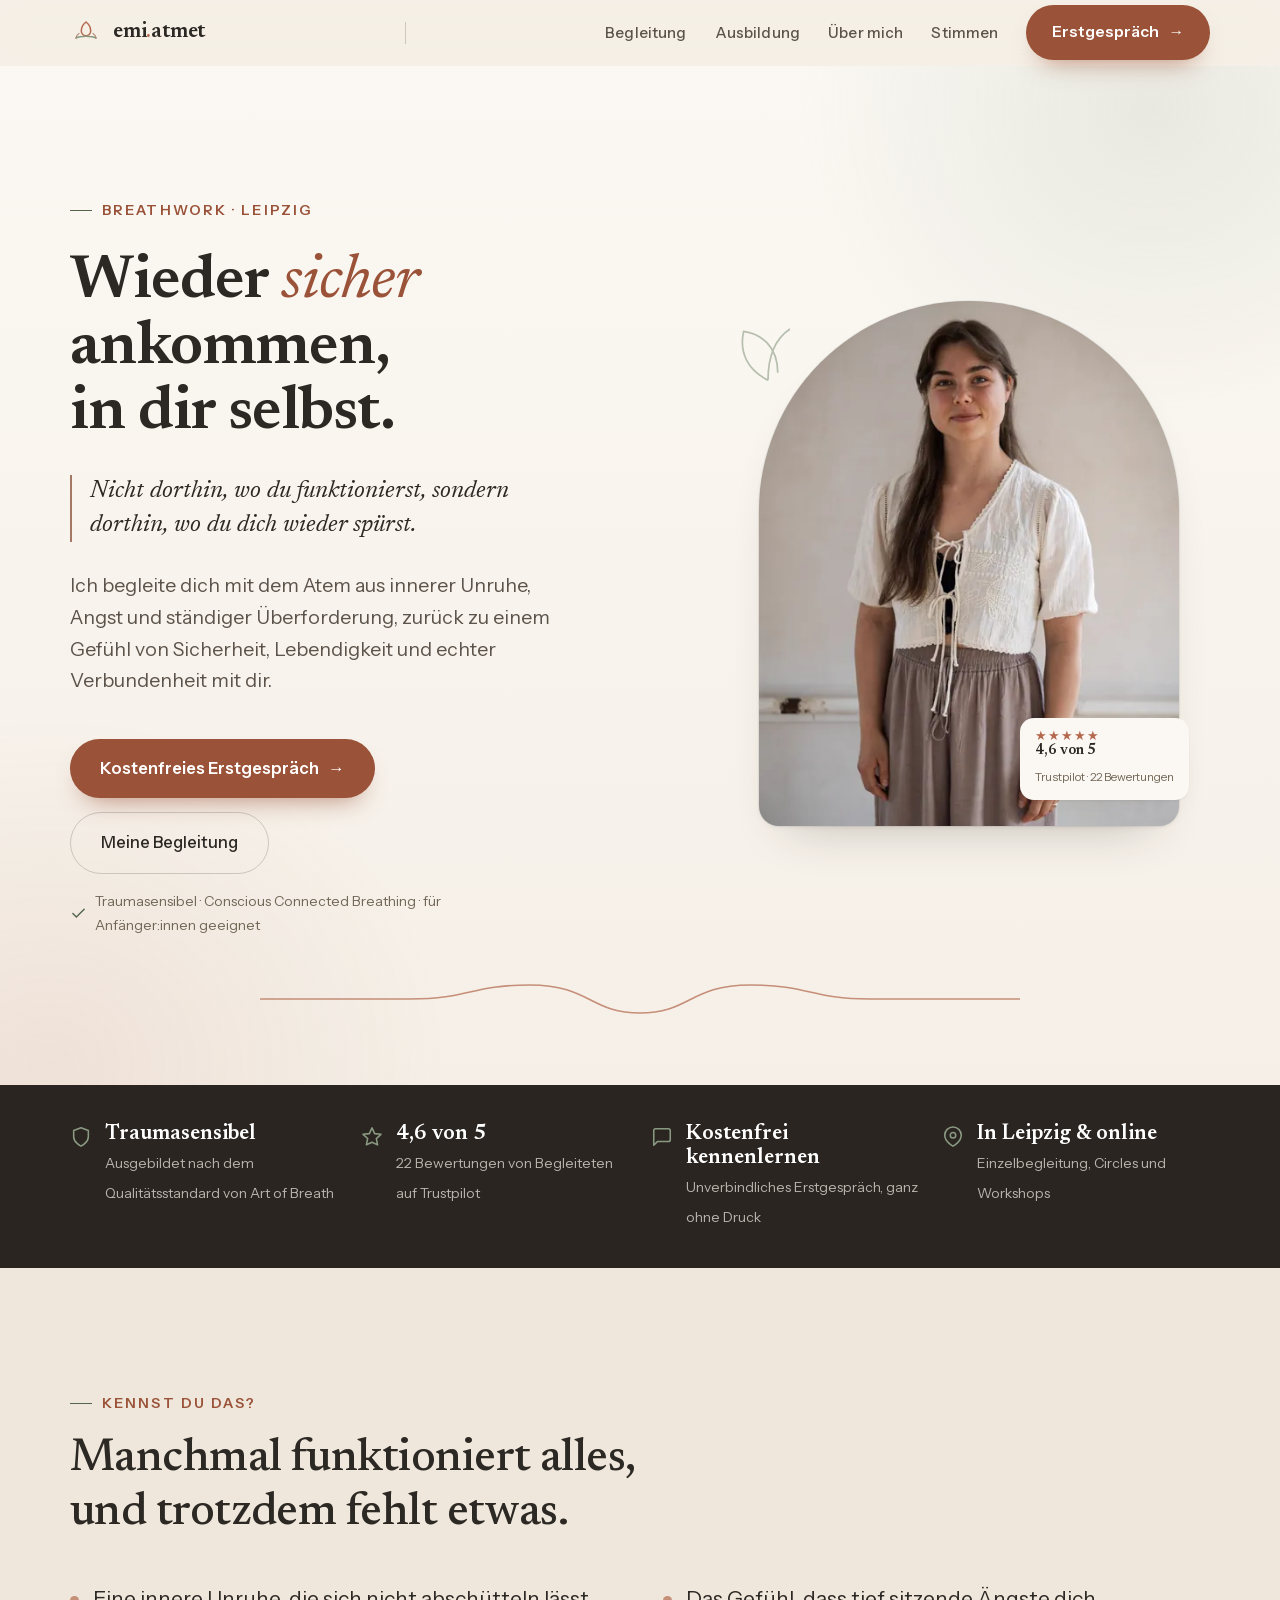
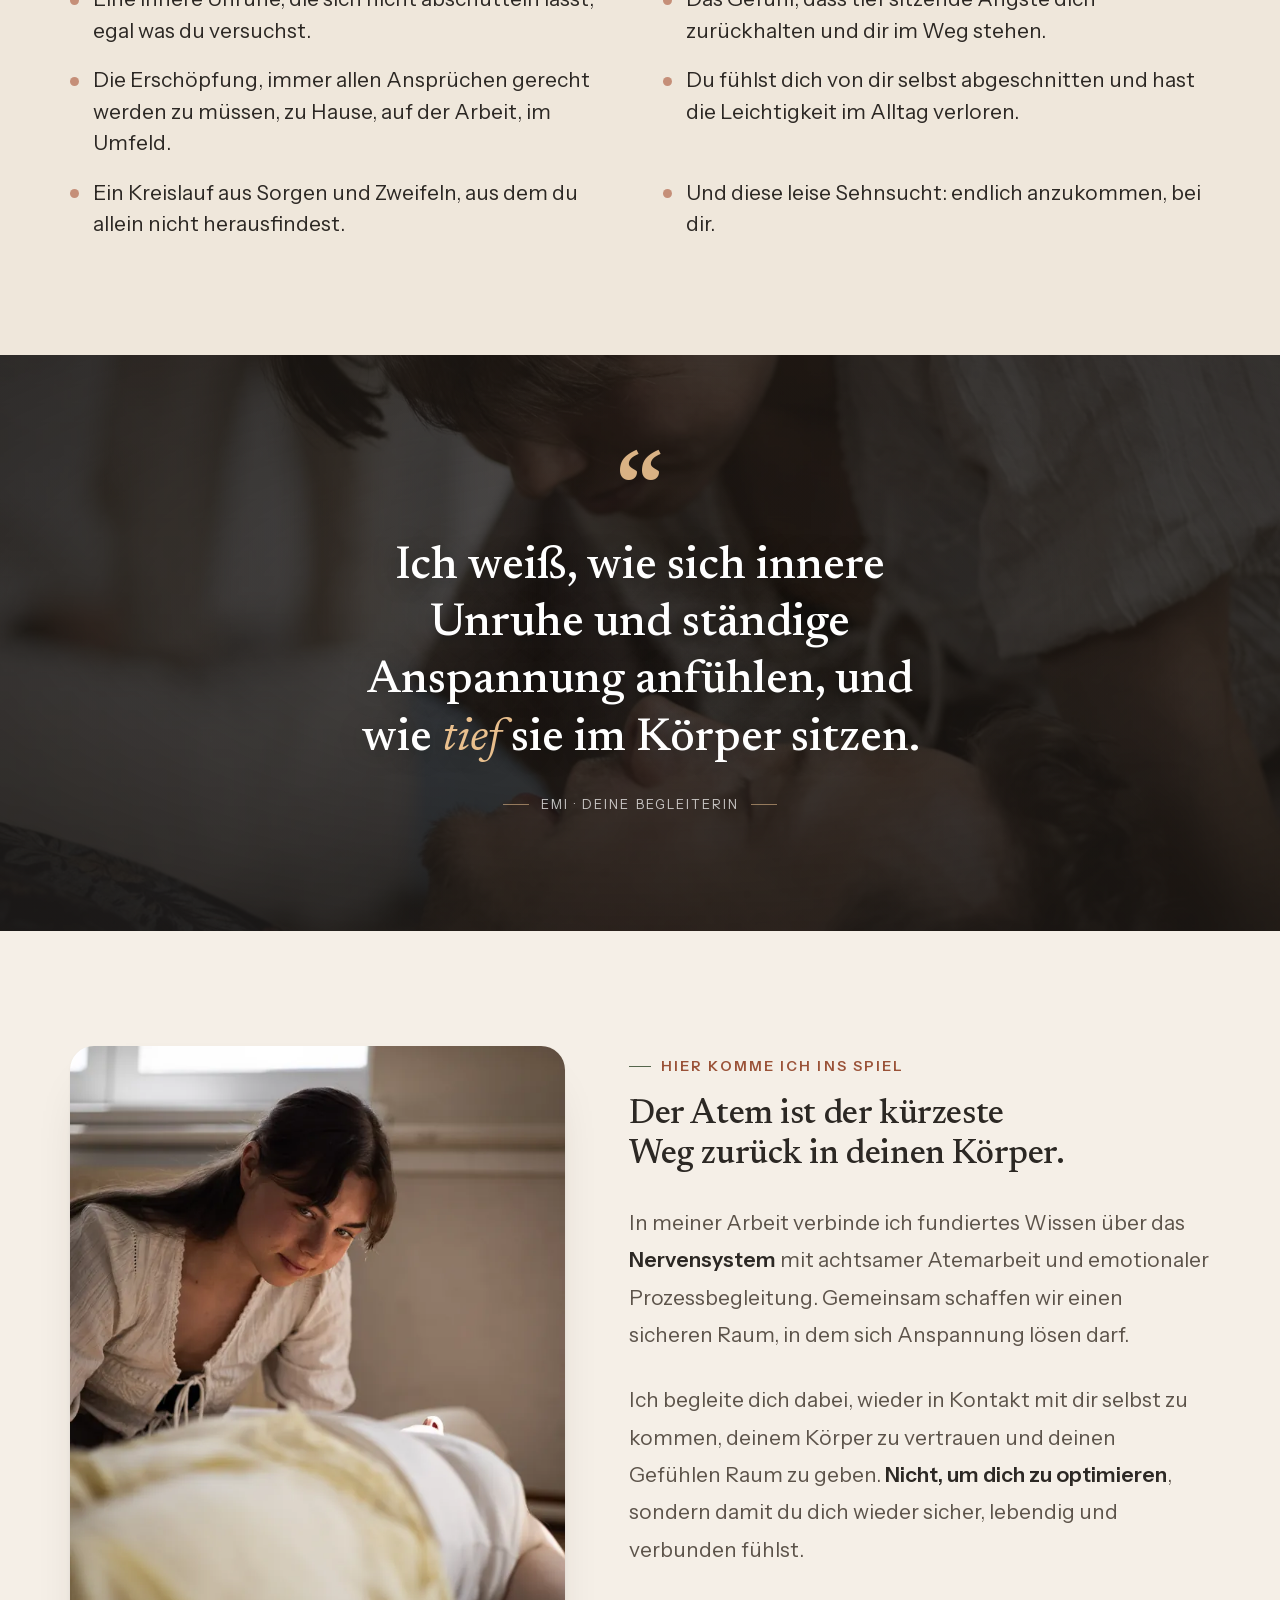
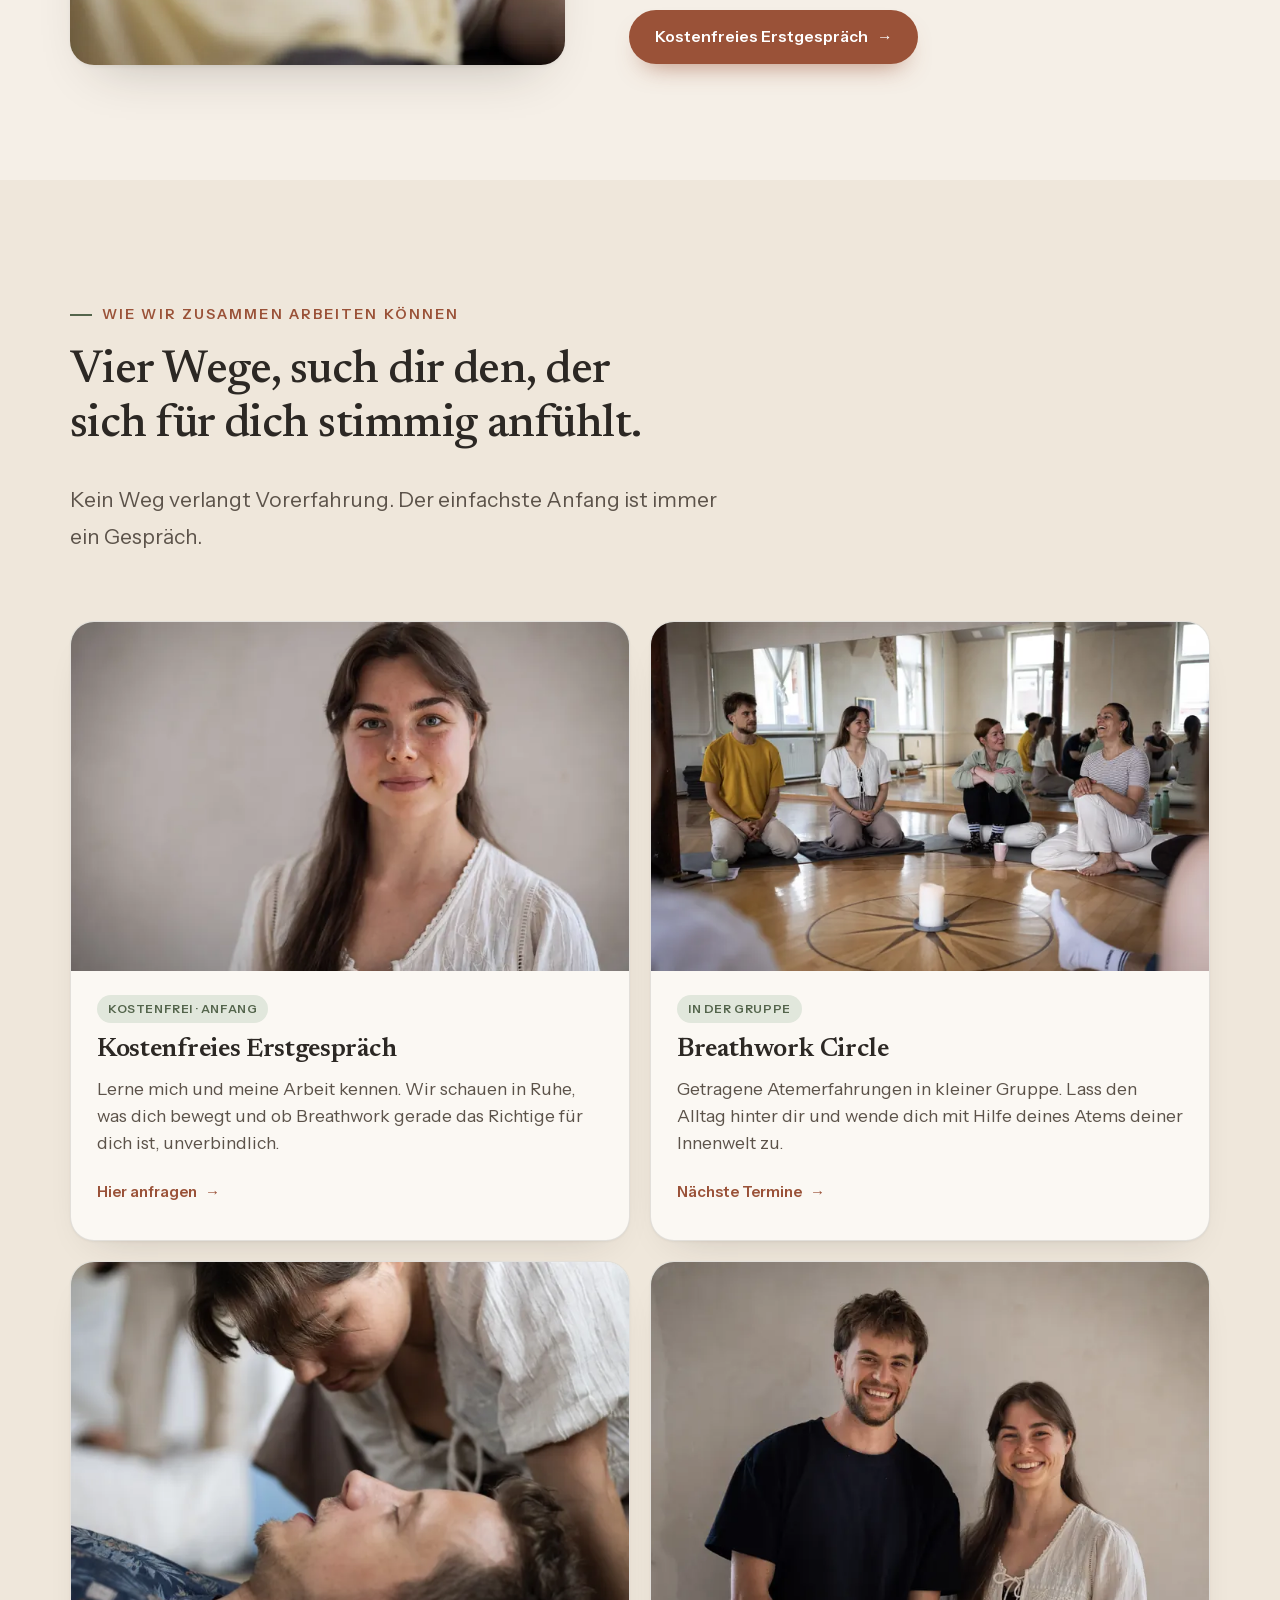
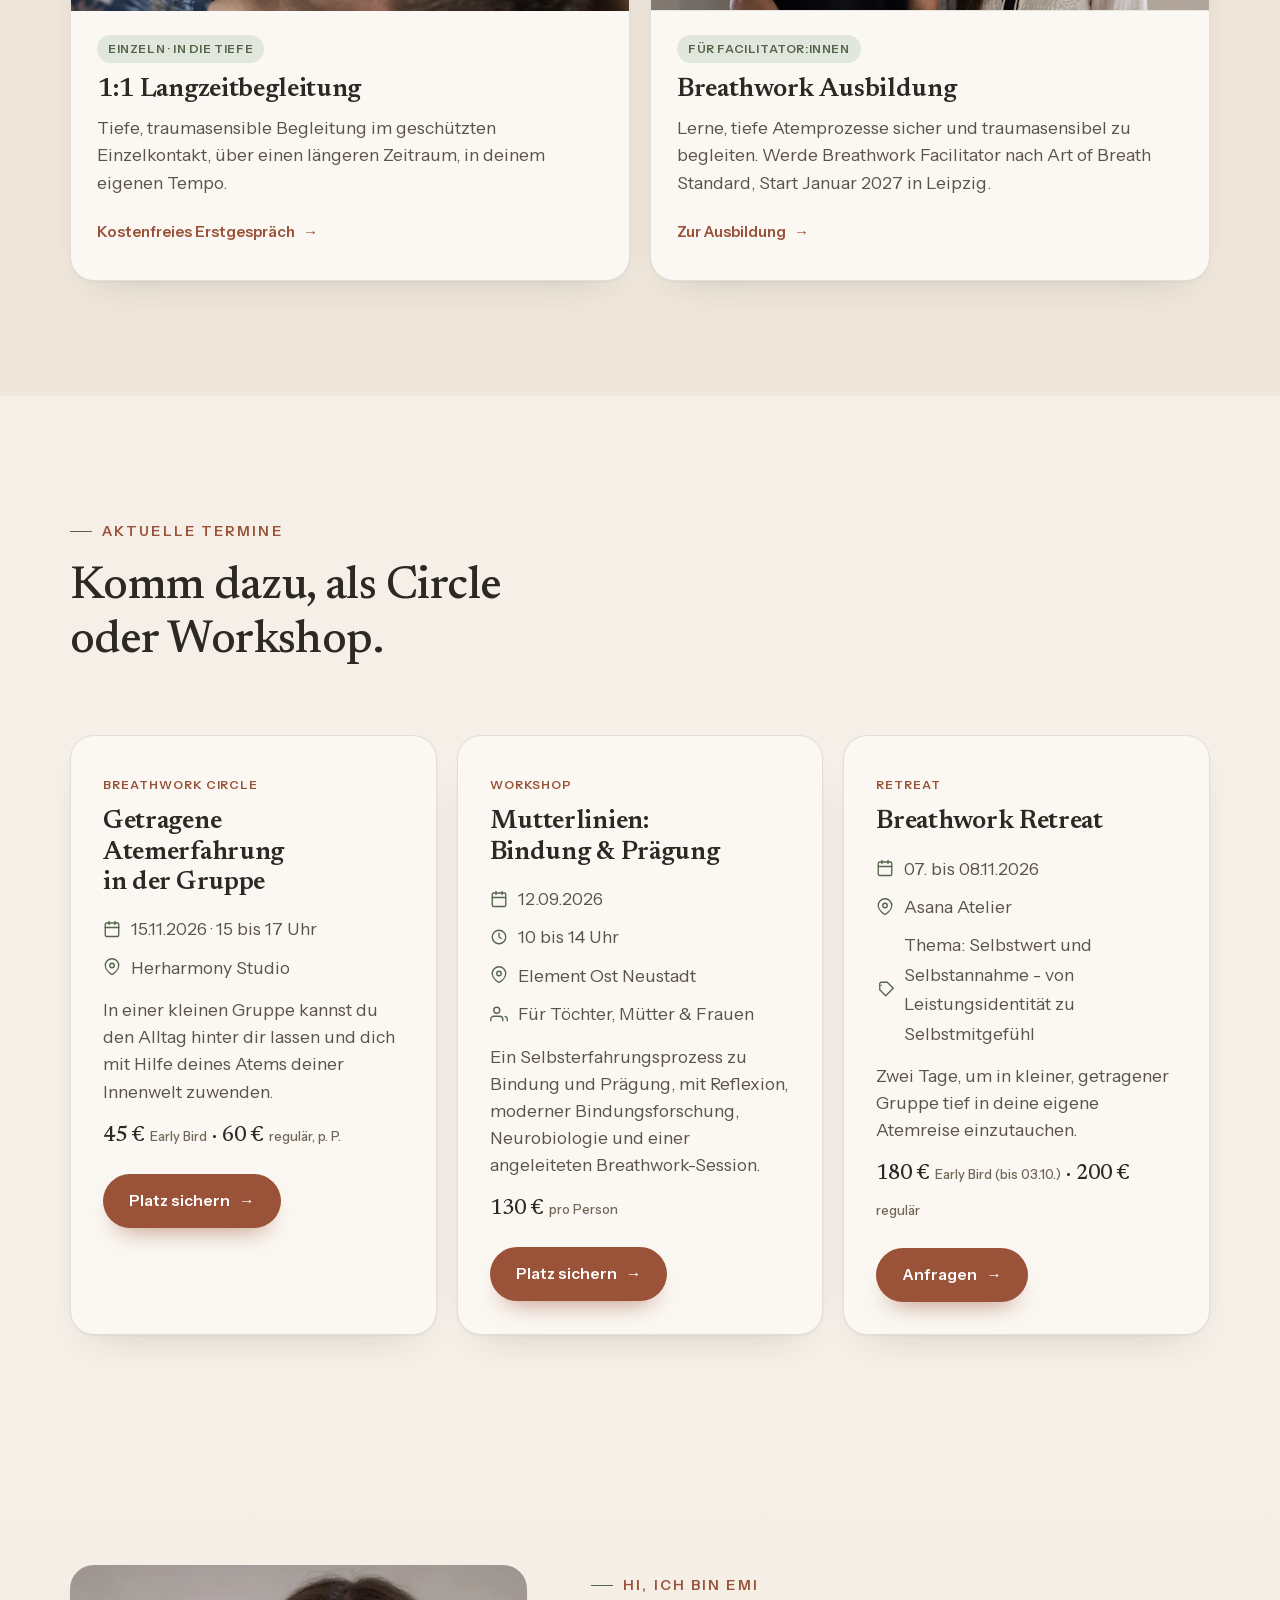
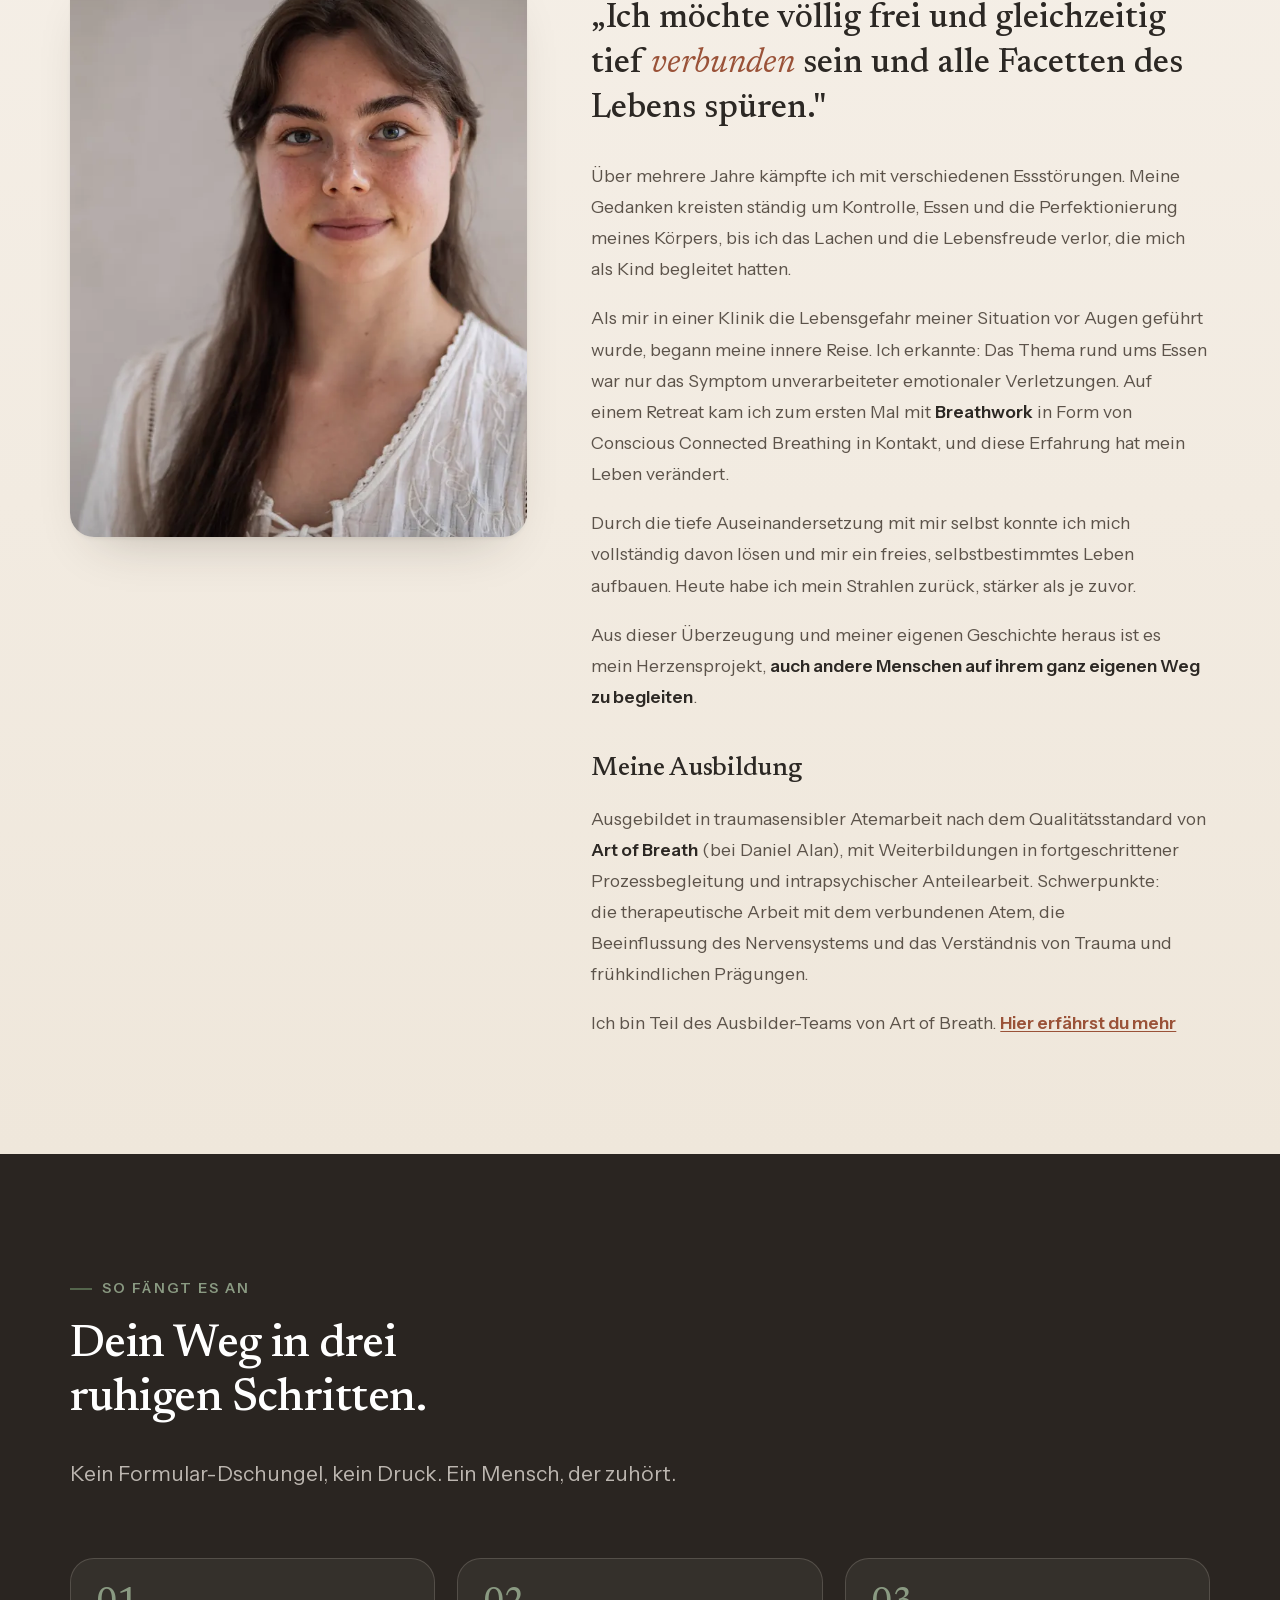
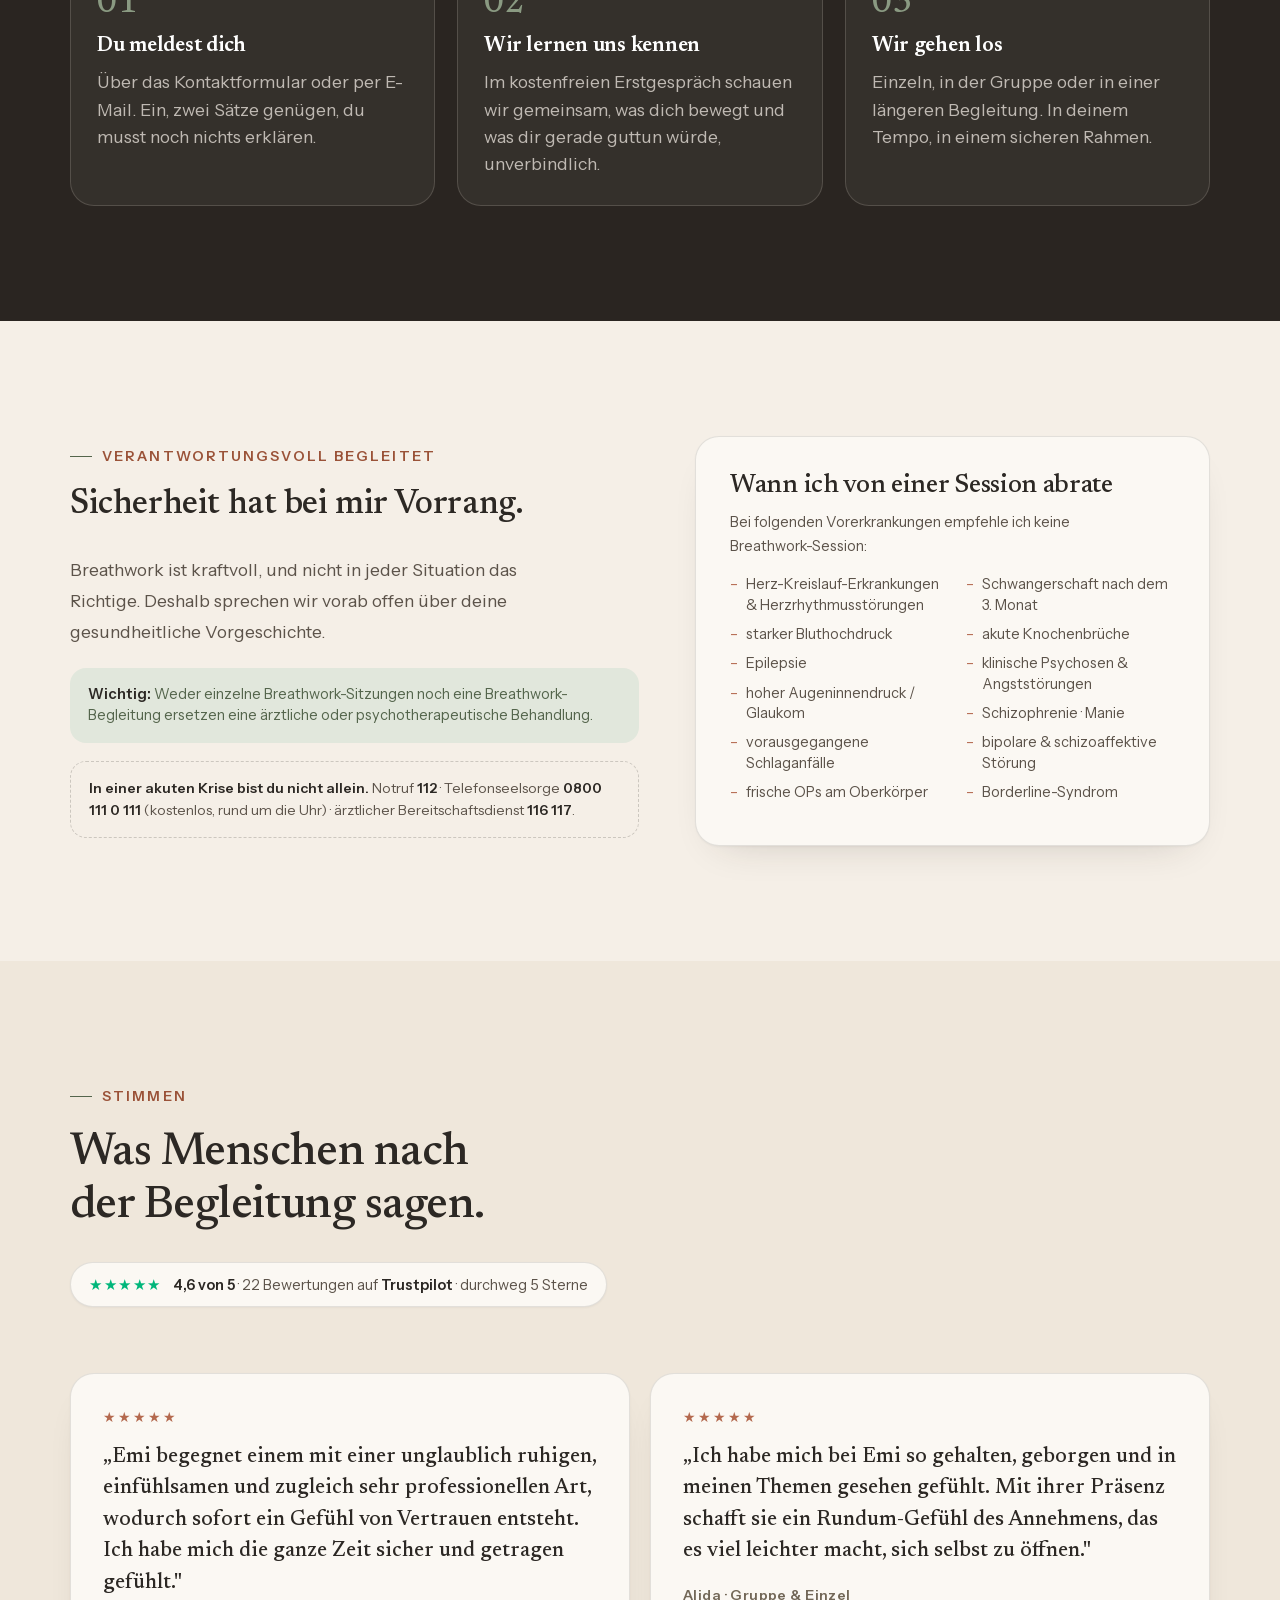
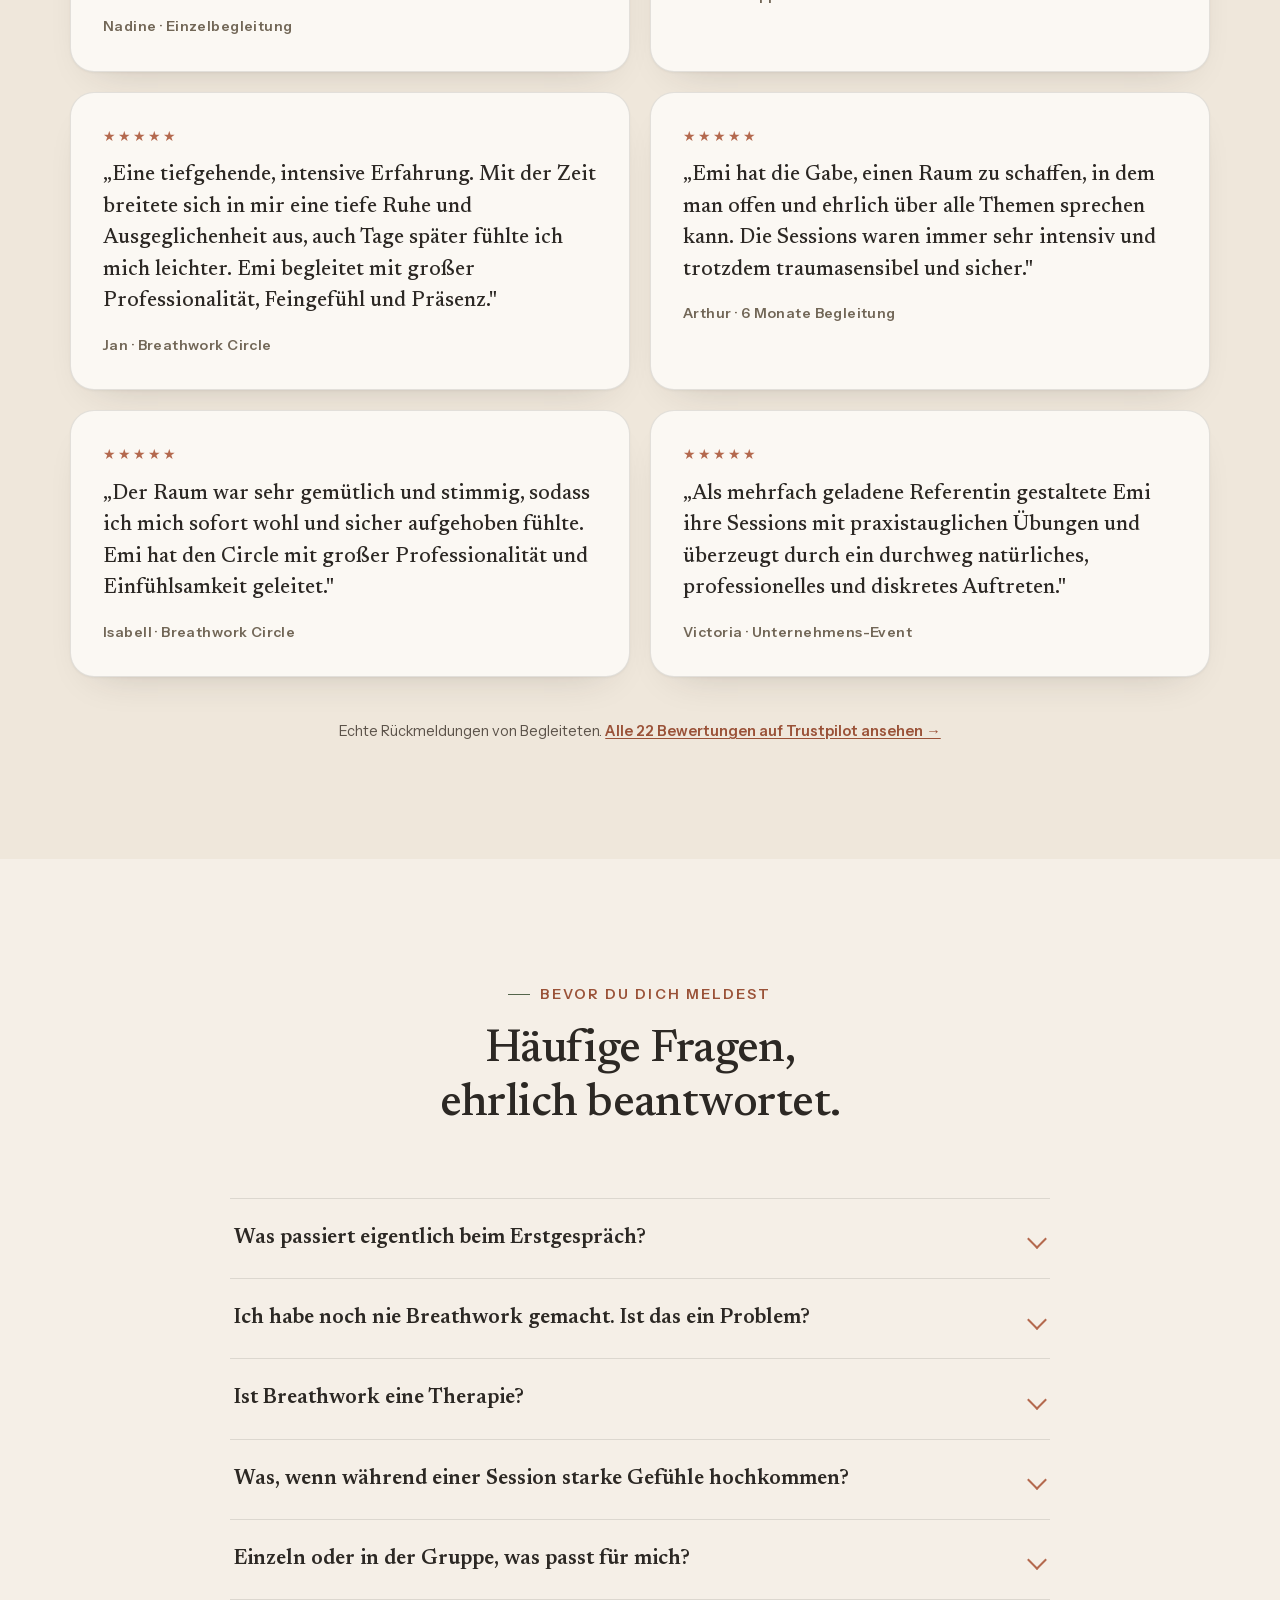
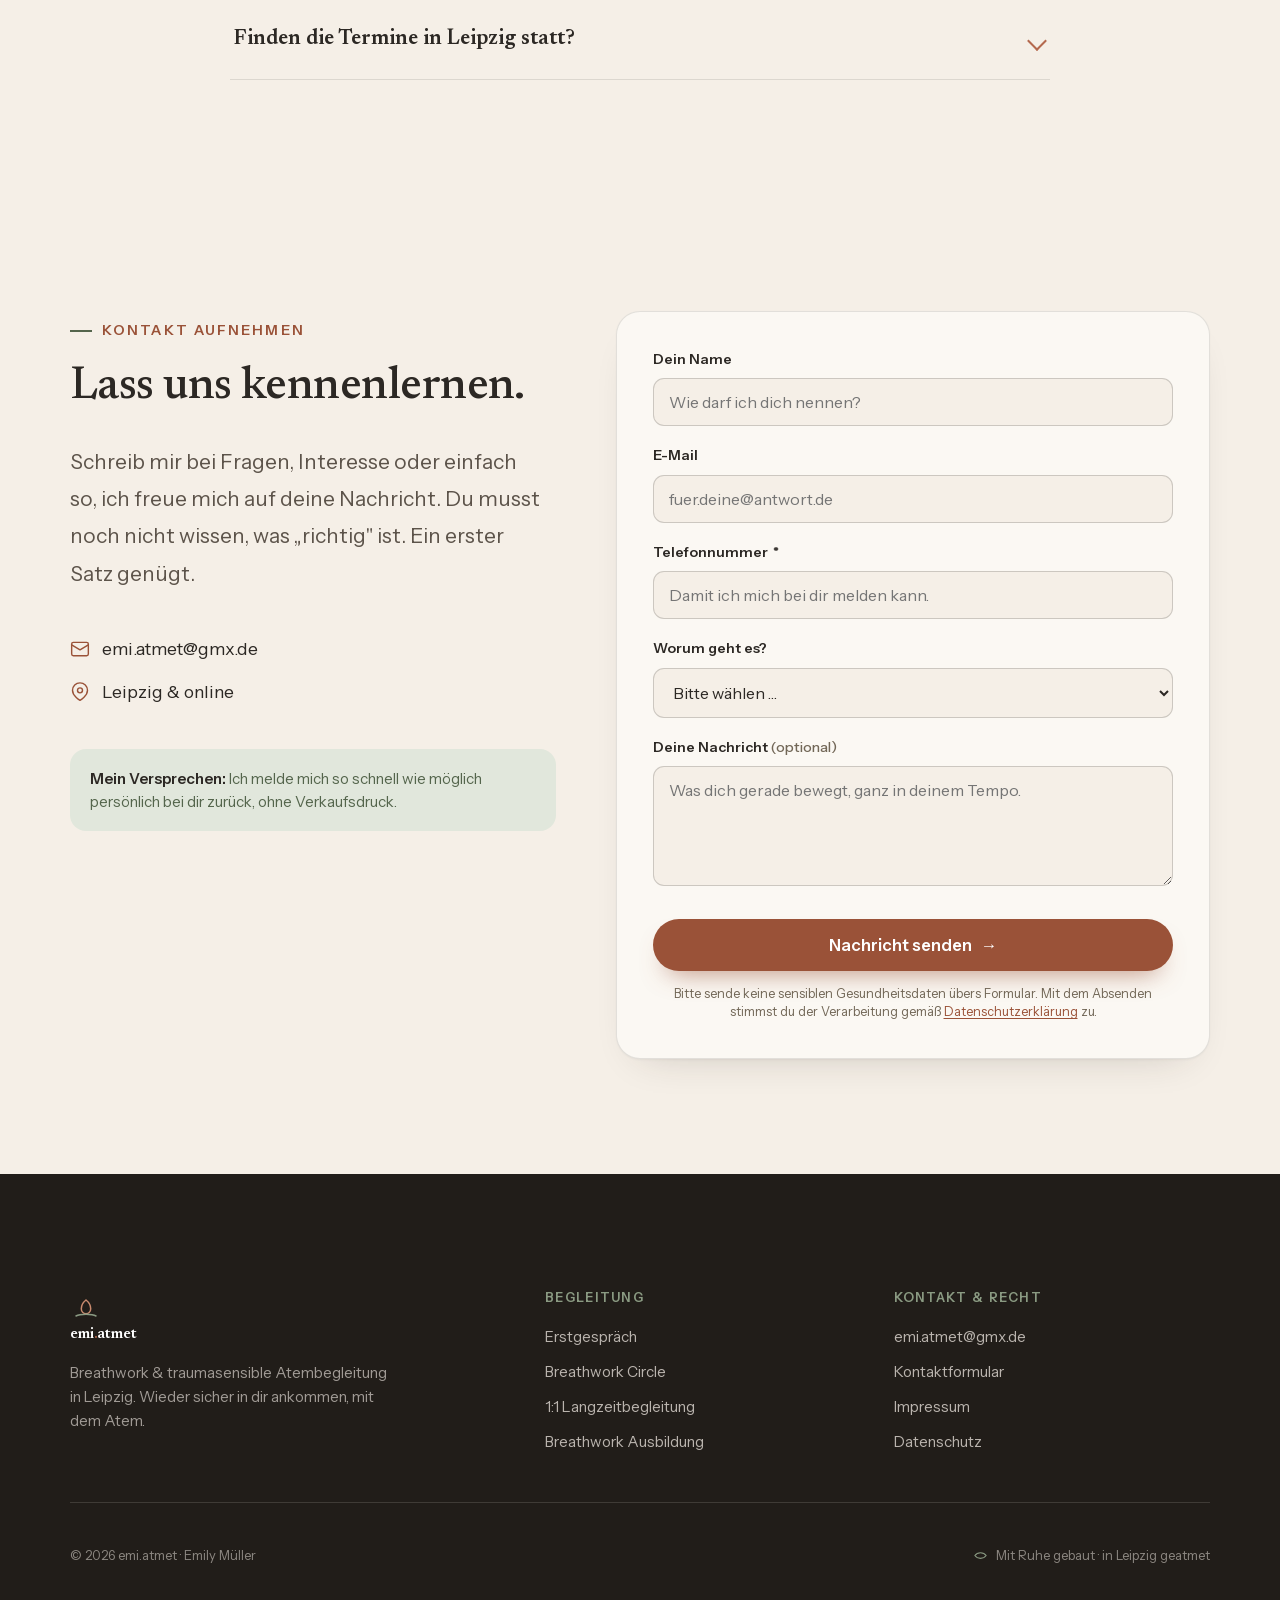
<file: index.html>
<!DOCTYPE html>
<!--
  ╔══════════════════════════════════════════════════════════════════╗
  ║  emi.atmet · Breathwork & Atembegleitung · Emily Müller · Leipzig  ║
  ║  Lechcode-DEMO (ANFRAGE über lechcode.de · Startangebot 500 €)     ║
  ║  Inhalte-Freigabe: JA → Alttexte übernommen + verbessert           ║
  ║  (TEXT-DELTA.md). Single-File, kein Build. Stil „Weiter Atem":     ║
  ║  Newsreader + Instrument Sans, Terrakotta/Salbei/Mocha auf Papier. ║
  ╠══════════════════════════════════════════════════════════════════╣
  ║  LIVE · emi-atmet.de. Formular → Web3Forms an emi.atmet@gmx.de.    ║
  ║  Termine/Preise ggf. aktualisieren (s. _projekt/OFFENE-FRAGEN.md). ║
  ╚══════════════════════════════════════════════════════════════════╝
-->
<html lang="de">
<head>
  <meta charset="UTF-8" />
  <meta name="viewport" content="width=device-width, initial-scale=1.0" />
  <script>document.documentElement.classList.add('js');if(location.search.indexOf('foto')>-1)document.documentElement.classList.add('foto');</script>
  <meta name="robots" content="index, follow" />
  <link rel="canonical" href="https://emi-atmet.de/" />
  <title>Breathwork in Leipzig | emi.atmet · Emily Müller</title>
  <meta name="description" content="Breathwork & traumasensible Atembegleitung in Leipzig. Emily Müller begleitet dich aus innerer Unruhe und Angst zurück zu Sicherheit und Leichtigkeit. Jetzt kostenfreies Erstgespräch." />
  <meta property="og:title" content="Breathwork in Leipzig · emi.atmet · Emily Müller" />
  <meta property="og:description" content="Wieder sicher in dir ankommen: traumasensible Atembegleitung in Leipzig. Erstgespräch kostenfrei." />
  <meta property="og:type" content="website" />
  <meta property="og:locale" content="de_DE" />
  <meta property="og:url" content="https://emi-atmet.de/" />
  <meta property="og:image" content="https://emi-atmet.de/assets/og.jpg" />
  <meta property="og:image:width" content="1200" />
  <meta property="og:image:height" content="630" />
  <meta name="theme-color" content="#2A2521" />
  <link rel="icon" href="data:image/svg+xml,%3Csvg xmlns='http://www.w3.org/2000/svg' viewBox='0 0 32 32'%3E%3Crect width='32' height='32' rx='7' fill='%23F5EFE7'/%3E%3Cpath d='M16 7c2.8 2.2 4.4 5 4.4 8.2 0 2.6-1.9 4.6-4.4 4.6s-4.4-2-4.4-4.6C11.6 12 13.2 9.2 16 7z' fill='none' stroke='%23B4694E' stroke-width='1.6'/%3E%3Cpath d='M7 22c2.6-1.5 5.8-1.5 9-1.5s6.4 0 9 1.5' fill='none' stroke='%238A9A82' stroke-width='1.6' stroke-linecap='round'/%3E%3C/svg%3E" />
  <link rel="stylesheet" href="assets/fonts.css">
  <!-- Hero-Porträt vorladen (LCP) -->
  <link rel="preload" as="image" href="assets/img/hero-emi-720.webp" imagesrcset="assets/img/hero-emi-480.webp 480w, assets/img/hero-emi-720.webp 720w, assets/img/hero-emi-960.webp 960w" imagesizes="(max-width:900px) 78vw, 420px" type="image/webp">

  <!-- JSON-LD: nur sichtbare, belegte Angaben. Breathwork = Coaching/Begleitung (ProfessionalService), KEIN Heilberuf. Kein AggregateRating (self-serving). -->
  <script type="application/ld+json">
  {
    "@context": "https://schema.org",
    "@type": "ProfessionalService",
    "name": "emi.atmet · Breathwork & Atembegleitung",
    "founder": { "@type": "Person", "name": "Emily Müller" },
    "description": "Breathwork und traumasensible Atembegleitung in Leipzig, Einzelbegleitung, Breathwork-Circles, Workshops und eine Breathwork-Ausbildung.",
    "url": "https://emi-atmet.de/",
    "image": "https://emi-atmet.de/assets/og.jpg",
    "email": "emi.atmet@gmx.de",
    "areaServed": { "@type": "City", "name": "Leipzig" },
    "address": { "@type": "PostalAddress", "streetAddress": "Eisenbahnstraße 13", "postalCode": "04315", "addressLocality": "Leipzig", "addressCountry": "DE" },
    "knowsAbout": ["Breathwork","Conscious Connected Breathing","Atemarbeit","Nervensystem-Regulation","traumasensible Begleitung","Embodiment"],
    "makesOffer": [
      { "@type": "Offer", "name": "Kostenfreies Erstgespräch" },
      { "@type": "Offer", "name": "Breathwork Circle" },
      { "@type": "Offer", "name": "1:1 Langzeitbegleitung" },
      { "@type": "Offer", "name": "Breathwork Ausbildung" }
    ]
  }
  </script>

  <style>
  /* ===== 1 · TOKENS, „Weiter Atem": Terrakotta/Salbei/Mocha auf Papier ===== */
  :root{
    --paper:#F5EFE7; --paper-2:#EFE7DB; --sand:#E8DCCB; --white:#FBF8F3;
    --espresso:#2A2521; --espresso-2:#211d19;
    --ink:#2C2824; --ink-soft:#5C534A; --ink-faint:#726757;
    --clay:#B4694E; --clay-deep:#9A5238; --clay-soft:#EBD7CC;
    --sage:#8A9A82; --sage-deep:#54654C; --sage-soft:#E1E7DC;
    --mocha:#A47864; --mocha-soft:#EADFD3;
    --line:rgba(44,40,36,.12); --line-2:rgba(44,40,36,.20);
    --line-d:rgba(245,239,231,.14);
    --serif:"Newsreader","Newsreader Fallback",Georgia,"Times New Roman",serif;
    --sans:"Instrument Sans","Instrument Fallback",-apple-system,BlinkMacSystemFont,"Segoe UI",Arial,sans-serif;

    --radius:16px; --radius-lg:24px; --radius-sm:11px; --pill:999px;
    --nav-h:66px;

    --step--1:clamp(13px,.3vw + 12.3px,14px);
    --step-0:clamp(16px,.35vw + 15.1px,17.5px);
    --step-1:clamp(18px,.7vw + 16.2px,21px);
    --step-2:clamp(21px,1.2vw + 18px,26px);
    --step-3:clamp(25px,2.1vw + 19px,34px);
    --step-4:clamp(30px,3.4vw + 18.5px,46px);
    --step-5:clamp(34px,5vw + 16px,62px);
    --lh-tight:1.06; --lh-snug:1.17; --lh-body:1.68; --lh-relaxed:1.78;
    --ls-display:-.018em; --ls-h2:-.012em; --ls-label:.15em;
    --sp-2:clamp(14px,1.6vw,18px); --sp-3:clamp(20px,2.4vw,28px);
    --sp-4:clamp(30px,3.6vw,42px); --sp-5:clamp(44px,5.5vw,66px);
    --sp-6:clamp(62px,9vw,120px);
    --shadow:0 2px 6px -3px rgba(44,36,28,.14), 0 26px 52px -30px rgba(44,36,28,.30);
    --shadow-soft:0 1px 3px -1px rgba(44,36,28,.10), 0 18px 40px -26px rgba(44,36,28,.24);
    --ease:cubic-bezier(.22,.61,.36,1);
    --focus:0 0 0 3px rgba(180,105,78,.45);
  }
  *{margin:0;padding:0;box-sizing:border-box;}
  html{scroll-behavior:smooth;scroll-padding-top:calc(var(--nav-h) + 14px);-webkit-text-size-adjust:100%;}
  body{background:var(--paper);color:var(--ink);font-family:var(--sans);font-size:var(--step-0);line-height:var(--lh-body);-webkit-font-smoothing:antialiased;overflow-x:clip;}
  h1,h2,h3,h4{font-family:var(--serif);font-weight:600;line-height:var(--lh-snug);letter-spacing:var(--ls-h2);text-wrap:balance;color:var(--ink);}
  em{font-style:italic;}
  p{text-wrap:pretty;}
  a{color:inherit;text-decoration:none;}
  img,svg,picture{display:block;max-width:100%;}
  picture{display:block;}
  ::selection{background:rgba(180,105,78,.20);}
  :focus-visible{outline:none;box-shadow:var(--focus);border-radius:6px;}
  .wrap{width:min(1140px,92vw);margin-inline:auto;}
  .wrap-n{width:min(920px,92vw);margin-inline:auto;}
  section{padding:var(--sp-6) 0;position:relative;}
  .center{text-align:center;margin-inline:auto;}
  .skip{position:absolute;left:-999px;top:0;background:var(--clay-deep);color:#fff;padding:12px 18px;border-radius:0 0 10px 0;z-index:200;}
  .skip:focus{left:0;}

  .eyebrow{font-family:var(--sans);font-weight:600;font-size:var(--step--1);letter-spacing:var(--ls-label);text-transform:uppercase;display:inline-flex;align-items:center;gap:10px;color:var(--clay-deep);}
  .eyebrow::before{content:"";width:22px;height:1.5px;background:var(--sage-deep);flex:none;}
  .sec-head{max-width:60ch;margin-bottom:var(--sp-5);}
  .sec-head h2{font-size:var(--step-4);margin-top:var(--sp-2);font-weight:500;}
  .sec-head .lead{font-size:var(--step-1);margin-top:var(--sp-3);line-height:var(--lh-relaxed);color:var(--ink-soft);max-width:56ch;}

  .btn{display:inline-flex;align-items:center;gap:9px;cursor:pointer;border:none;
    background:var(--clay-deep);color:#fff;font-family:var(--sans);font-weight:600;font-size:15.5px;
    padding:14px 26px;border-radius:var(--pill);box-shadow:0 14px 26px -14px rgba(154,82,56,.7);
    transition:transform .28s var(--ease),box-shadow .28s var(--ease),background .2s;white-space:nowrap;}
  .btn:hover{transform:translateY(-2px);background:#8a482f;box-shadow:0 20px 34px -16px rgba(154,82,56,.8);}
  .btn:active{transform:translateY(0);transition-duration:.08s;}
  .btn .arr{transition:transform .25s var(--ease);}
  .btn:hover .arr{transform:translateX(4px);}
  .btn-ghost{background:transparent;color:var(--ink);border:1.5px solid var(--line-2);box-shadow:none;font-weight:500;}
  .btn-ghost:hover{background:rgba(44,40,36,.05);border-color:var(--ink-faint);box-shadow:none;transform:translateY(-2px);}
  .btn-lg{padding:16px 30px;font-size:16.5px;}

  .wm{display:inline-flex;align-items:center;gap:11px;font-family:var(--serif);font-weight:600;font-size:21px;letter-spacing:-.01em;line-height:1;color:var(--ink);position:relative;z-index:120;}
  .wm .lotus{width:32px;height:32px;flex:none;transition:transform .5s var(--ease);}
  .wm:hover .lotus{transform:rotate(-8deg) scale(1.07);}
  .wm b{font-weight:600;}
  .wm .dot{color:var(--clay);}
  .nav-divider{width:1px;height:22px;background:var(--line-2);flex:none;margin:0 2px;}

  /* ===== 2 · NAV ===== */
  .nav{position:sticky;top:0;z-index:100;height:var(--nav-h);background:rgba(245,239,231,.82);backdrop-filter:saturate(150%) blur(14px);border-bottom:1px solid transparent;transition:border-color .3s,background .3s;}
  .nav.scrolled{border-bottom-color:transparent;background:rgba(245,239,231,.92);}
  .nav-wave{position:absolute;left:0;bottom:-1px;width:100%;height:6px;color:var(--clay);opacity:0;transition:opacity .5s var(--ease);pointer-events:none;}
  .nav.scrolled .nav-wave{opacity:.6;}
  .nav-in{display:flex;align-items:center;justify-content:space-between;height:100%;}
  .nav-links{display:flex;align-items:center;gap:28px;}
  .nav-links a:not(.btn){font-size:15px;letter-spacing:.01em;color:var(--ink-soft);font-weight:500;position:relative;padding:5px 0;transition:color .25s;}
  .nav-links a:not(.btn)::after{content:"";position:absolute;left:0;right:0;bottom:-1px;height:1.5px;background:var(--clay-deep);transform:scaleX(0);transform-origin:center;transition:transform .35s var(--ease);}
  .nav-links a:not(.btn):hover{color:var(--ink);} .nav-links a:not(.btn):hover::after{transform:scaleX(1);}
  .nav-toggle{display:none;background:none;border:none;cursor:pointer;padding:13px 10px;z-index:120;}
  .nav-toggle span{display:block;width:24px;height:2px;background:var(--ink);border-radius:2px;transition:.32s var(--ease);}
  .nav-toggle span+span{margin-top:6px;}

  /* ===== 3 · HERO ===== */
  .hero{position:relative;isolation:isolate;overflow:hidden;
    padding:calc(var(--nav-h) + clamp(26px,5vw,58px)) 0 var(--sp-5);
    background:
      radial-gradient(46vmax 40vmax at 90% 4%,rgba(138,154,130,.16),transparent 60%),
      radial-gradient(50vmax 44vmax at 4% 98%,rgba(180,105,78,.10),transparent 62%),
      linear-gradient(180deg,var(--white),var(--paper));}
  .hero-grid{display:grid;grid-template-columns:1.1fr .9fr;gap:clamp(30px,5.5vw,72px);align-items:center;}
  .hero-inner{max-width:44ch;}
  .hero h1{font-size:var(--step-5);line-height:var(--lh-tight);letter-spacing:var(--ls-display);margin:var(--sp-3) 0 0;font-weight:600;max-width:20ch;}
  .hero h1 em{color:var(--clay-deep);font-weight:500;}
  .hero-lead{font-family:var(--serif);font-style:italic;font-size:clamp(19px,1vw + 16.5px,24px);line-height:1.4;color:var(--ink);margin-top:var(--sp-3);padding-left:18px;border-left:2px solid var(--mocha);max-width:32ch;}
  .hero-sub{font-size:clamp(17px,.6vw + 15.6px,19.5px);line-height:1.62;color:var(--ink-soft);margin-top:var(--sp-3);max-width:46ch;}
  /* Section-Headline-Varianten (statt Inline-font-size, Token-Disziplin) */
  h2.sec-h3{font-size:var(--step-3);margin-top:var(--sp-2);font-weight:500;}
  h2.sec-h4{font-size:var(--step-4);margin-top:var(--sp-2);font-weight:500;}
  .hero-cta{display:flex;gap:14px;flex-wrap:wrap;margin-top:var(--sp-4);align-items:center;}
  .hero-note{margin-top:16px;font-size:var(--step--1);color:var(--ink-faint);display:flex;align-items:center;gap:8px;}
  .hero-note svg{color:var(--sage-deep);flex:none;}
  /* Porträt im Bogenrahmen */
  .hero-figure{position:relative;justify-self:center;max-width:420px;width:100%;}
  .hero-figure .frame{position:relative;overflow:hidden;aspect-ratio:4/5;background:var(--sage-soft);
    border-radius:210px 210px 20px 20px;box-shadow:var(--shadow);outline:1px solid rgba(44,40,36,.06);}
  .hero-figure img{width:100%;height:100%;object-fit:cover;object-position:52% 22%;}
  .hero-figure .badge{position:absolute;right:-10px;bottom:26px;background:var(--white);border-radius:14px;
    padding:11px 15px;box-shadow:var(--shadow-soft);display:flex;align-items:center;gap:10px;max-width:200px;}
  .hero-figure .badge .stars{color:var(--clay);font-size:13px;letter-spacing:1px;line-height:1;}
  .hero-figure .badge b{font-family:var(--serif);font-size:14.5px;display:block;line-height:1.2;}
  .hero-figure .badge span{font-size:11.5px;color:var(--ink-faint);}
  .hero-figure .leaf{position:absolute;left:-30px;top:6px;width:78px;color:var(--sage);opacity:.6;z-index:-1;}

  /* ===== Atem-Signatur (Trenner) ===== */
  .breath{display:block;width:min(760px,86vw);margin:0 auto;color:var(--clay);opacity:.72;}
  .js .breath path{stroke-dasharray:1;stroke-dashoffset:1;transition:stroke-dashoffset 1.9s var(--ease);}
  .js .breath-wrap.in .breath path{stroke-dashoffset:0;}
  .breath-wrap{padding:var(--sp-4) 0 0;}

  /* ===== Vertrauensleiste ===== */
  .trust{background:var(--espresso);color:var(--paper);}
  .trust .grid{display:grid;grid-template-columns:repeat(4,1fr);gap:22px;padding:clamp(26px,3.4vw,38px) 0;}
  .trust .item{display:flex;gap:13px;align-items:flex-start;}
  .trust .item svg{flex:none;color:var(--sage);margin-top:3px;}
  .trust .item b{font-family:var(--serif);font-weight:600;font-size:var(--step-1);color:#fff;display:block;line-height:1.15;}
  .trust .item span{font-size:var(--step--1);color:rgba(245,239,231,.7);line-height:1.4;}

  /* ===== Resonanz „Kennst du das?" ===== */
  .reson{background:var(--paper-2);}
  .reson-head{max-width:62ch;margin-bottom:var(--sp-4);}
  .reson-head h2{font-size:var(--step-4);margin-top:var(--sp-2);font-weight:500;}
  .reson-list{list-style:none;display:grid;grid-template-columns:1fr 1fr;gap:18px 46px;}
  .reson-list li{display:flex;gap:14px;align-items:flex-start;font-size:var(--step-1);line-height:1.5;color:var(--ink);}
  .reson-list li::before{content:"";flex:none;width:9px;height:9px;margin-top:.6em;border-radius:50%;background:var(--clay);opacity:.7;}
  /* Cinematic Zitat-Band (wie Ausbildungsseite) */
  .cine{position:relative;isolation:isolate;min-height:clamp(420px,64vh,600px);display:flex;align-items:center;justify-content:center;text-align:center;overflow:hidden;color:#fff;}
  .cine .bg{position:absolute;left:0;right:0;top:-10%;bottom:-10%;z-index:-2;overflow:hidden;}
  .cine .bg picture{display:block;width:100%;height:100%;}
  .cine .bg img{width:100%;height:100%;object-fit:cover;object-position:50% 32%;will-change:transform;}
  .cine::after{content:"";position:absolute;inset:0;z-index:-1;background:
    radial-gradient(120% 105% at 50% 45%,rgba(26,22,19,.44),rgba(26,22,19,.82) 78%),
    linear-gradient(180deg,rgba(26,22,19,.52),rgba(26,22,19,.64));}
  .cine .in{max-width:min(90vw,620px);margin:0 auto;position:relative;}
  .cine .mark{font-family:var(--serif);font-size:clamp(74px,9vw,120px);line-height:.55;color:#EAC08E;display:block;margin-bottom:6px;opacity:.92;}
  .cine blockquote{font-family:var(--serif);font-size:clamp(28px,3.9vw,46px);line-height:1.24;font-weight:500;color:#fff;text-shadow:0 2px 26px rgba(0,0,0,.45);text-wrap:balance;}
  .cine blockquote em{color:#EAC08E;font-style:italic;}
  .cine .cite{margin-top:26px;font-size:13px;color:rgba(255,255,255,.72);letter-spacing:.16em;text-transform:uppercase;display:inline-flex;align-items:center;gap:12px;}
  .cine .cite::before,.cine .cite::after{content:"";width:26px;height:1px;background:rgba(234,192,142,.55);}
  @media (max-width:600px){
    .nav-wave{display:none;}
    .nav.scrolled{border-bottom-color:var(--line);}
    .cine{min-height:clamp(440px,116vw,540px)!important;padding:var(--sp-5) 22px!important;}
    .cine::after{background:linear-gradient(180deg,rgba(26,22,19,.28),rgba(26,22,19,.52) 50%,rgba(26,22,19,.72));}
    .cine .bg img{object-position:50% 38%;}
    .cine .mark{font-size:56px;margin-bottom:2px;}
    .cine blockquote{font-size:clamp(25px,6.2vw,31px);line-height:1.3;text-shadow:0 2px 18px rgba(0,0,0,.7);}
    .cine .cite{margin-top:20px;}
  }

  /* ===== Bridge „Hier komme ich ins Spiel" ===== */
  .bridge-grid{display:grid;grid-template-columns:.92fr 1.08fr;gap:clamp(30px,5vw,64px);align-items:center;}
  .bridge figure{position:relative;border-radius:var(--radius-lg);overflow:hidden;aspect-ratio:4/5;box-shadow:var(--shadow);}
  .bridge figure img{width:100%;height:100%;object-fit:cover;object-position:50% 22%;}
  .bridge .body p{font-size:var(--step-1);color:var(--ink-soft);margin-top:var(--sp-3);line-height:var(--lh-relaxed);max-width:50ch;}
  .bridge .body p strong{color:var(--ink);font-weight:600;}

  /* ===== Angebote ===== */
  .offers{background:var(--paper-2);}
  .offer-grid{display:grid;grid-template-columns:repeat(2,1fr);gap:20px;}
  .offer{background:var(--white);border:1px solid var(--line);border-radius:var(--radius-lg);overflow:hidden;
    box-shadow:var(--shadow-soft);transition:transform .35s var(--ease),box-shadow .35s var(--ease);display:flex;flex-direction:column;}
  .offer:hover{transform:translateY(-4px);box-shadow:var(--shadow);}
  .offer .pic{aspect-ratio:16/10;overflow:hidden;background:var(--sage-soft);}
  .offer .pic img{width:100%;height:100%;object-fit:cover;transition:transform .6s var(--ease);}
  .offer:hover .pic img{transform:scale(1.04);}
  .offer .in{padding:24px 26px 26px;display:flex;flex-direction:column;flex:1;}
  .offer .tag{align-self:flex-start;font-size:12px;font-weight:600;letter-spacing:.05em;text-transform:uppercase;color:var(--sage-deep);background:var(--sage-soft);padding:4px 11px;border-radius:var(--pill);margin-bottom:12px;}
  .offer h3{font-size:var(--step-2);font-weight:600;}
  .offer p{color:var(--ink-soft);margin-top:9px;font-size:var(--step-0);line-height:1.55;flex:1;}
  .offer .go{margin-top:14px;min-height:44px;display:inline-flex;align-items:center;gap:8px;color:var(--clay-deep);font-weight:600;font-size:15px;}
  .offer .go .arr{transition:transform .25s var(--ease);}
  .offer:hover .go .arr{transform:translateX(4px);}
  .offer.wide{grid-column:1/-1;flex-direction:row;}
  .offer.wide .pic{aspect-ratio:auto;width:42%;flex:none;}
  .offer.wide .in{justify-content:center;}

  /* ===== Termine ===== */
  .dates-grid{display:grid;grid-template-columns:repeat(auto-fit,minmax(300px,1fr));gap:20px;}
  .date-card{border:1px solid var(--line);border-radius:var(--radius-lg);padding:clamp(24px,3vw,32px);background:var(--white);box-shadow:var(--shadow-soft);}
  .date-card .kicker{font-size:12px;font-weight:600;letter-spacing:.08em;text-transform:uppercase;color:var(--clay-deep);}
  .date-card h3{font-size:var(--step-2);margin-top:10px;font-weight:600;}
  .date-card .meta{margin-top:16px;display:flex;flex-direction:column;gap:9px;}
  .date-card .meta div{display:flex;gap:10px;align-items:center;font-size:var(--step-0);color:var(--ink-soft);}
  .date-card .meta svg{color:var(--sage-deep);flex:none;}
  .date-card p{margin-top:14px;color:var(--ink-soft);font-size:var(--step-0);line-height:1.55;}
  .date-card .price{margin-top:14px;font-family:var(--serif);font-size:var(--step-1);color:var(--ink);}
  .date-card .price small{font-family:var(--sans);font-size:13px;color:var(--ink-faint);font-weight:500;}
  .date-card .btn{margin-top:20px;}

  /* ===== Über Emi ===== */
  .about{background:linear-gradient(180deg,var(--paper),var(--paper-2));}
  .about-grid{display:grid;grid-template-columns:.85fr 1.15fr;gap:clamp(32px,5vw,68px);align-items:start;}
  .about figure{position:relative;border-radius:var(--radius-lg);overflow:hidden;aspect-ratio:4/5;box-shadow:var(--shadow);position:sticky;top:calc(var(--nav-h) + 20px);}
  .about figure img{width:100%;height:100%;object-fit:cover;object-position:50% 30%;}
  .quote{font-family:var(--serif);font-size:var(--step-3);line-height:1.32;color:var(--ink);font-weight:500;margin:0 0 var(--sp-3);}
  .quote em{color:var(--clay-deep);}
  .about .body p{color:var(--ink-soft);margin-top:var(--sp-2);font-size:var(--step-0);line-height:var(--lh-relaxed);max-width:58ch;}
  .about .body p strong{color:var(--ink);font-weight:600;}
  .about .body h3{font-size:var(--step-2);margin-top:var(--sp-4);font-weight:500;}

  /* ===== Ablauf ===== */
  .steps{background:var(--espresso);color:var(--paper);}
  .steps .sec-head h2{color:#fff;} .steps .sec-head .lead{color:rgba(245,239,231,.72);}
  .step-grid{display:grid;grid-template-columns:repeat(3,1fr);gap:22px;counter-reset:st;}
  .step{padding:28px 26px;border:1px solid rgba(245,239,231,.16);border-radius:var(--radius-lg);background:rgba(245,239,231,.05);transition:transform .35s var(--ease),background .35s var(--ease),border-color .35s var(--ease);}
  .step:hover{transform:translateY(-4px);background:rgba(245,239,231,.08);border-color:rgba(245,239,231,.26);}
  .step .n{font-family:var(--serif);font-size:34px;color:var(--sage);line-height:1;counter-increment:st;}
  .step .n::before{content:"0" counter(st);}
  .step h3{color:#fff;font-size:var(--step-1);margin-top:14px;font-weight:600;}
  .step p{color:rgba(245,239,231,.72);margin-top:9px;font-size:var(--step-0);line-height:1.55;}
  .quali{margin-top:var(--sp-5);display:grid;grid-template-columns:repeat(auto-fit,minmax(200px,1fr));gap:16px;}
  .quali .q{padding:18px 20px;border-radius:var(--radius);background:rgba(245,239,231,.04);border:1px solid var(--line-d);}
  .quali .q .yr{font-family:var(--serif);color:var(--sage);font-size:var(--step-1);}
  .quali .q p{color:rgba(245,239,231,.82);font-size:14.5px;margin-top:5px;line-height:1.45;}

  /* ===== Sicherheit ===== */
  .safe-grid{display:grid;grid-template-columns:1.05fr .95fr;gap:clamp(28px,4.5vw,56px);align-items:start;}
  .safe .card{background:var(--white);border:1px solid var(--line);border-radius:var(--radius-lg);padding:clamp(24px,3vw,34px);box-shadow:var(--shadow-soft);}
  .safe h3{font-size:var(--step-2);font-weight:500;}
  .safe .contra{margin-top:16px;columns:2;column-gap:26px;}
  .safe .contra li{font-size:14.5px;color:var(--ink-soft);line-height:1.4;margin-bottom:9px;break-inside:avoid;list-style:none;padding-left:16px;position:relative;}
  .safe .contra li::before{content:"–";position:absolute;left:0;color:var(--clay);}
  .safe .note{margin-top:20px;padding:16px 18px;background:var(--sage-soft);border-radius:var(--radius);font-size:14.5px;color:var(--sage-deep);line-height:1.5;}
  .safe .note strong{color:var(--ink);font-weight:600;}
  .emergency{margin-top:18px;padding:16px 18px;border:1px dashed var(--line-2);border-radius:var(--radius);font-size:14px;color:var(--ink-soft);line-height:1.55;}
  .emergency b{color:var(--ink);font-weight:600;}

  /* ===== Stimmen ===== */
  .voices{background:var(--paper-2);}
  .tp-badge{display:inline-flex;align-items:center;gap:11px;margin-top:var(--sp-3);background:var(--white);border:1px solid var(--line);border-radius:var(--pill);padding:9px 18px;font-size:14.5px;color:var(--ink-soft);box-shadow:var(--shadow-soft);}
  .tp-badge .stars{color:#00b67a;font-size:15px;letter-spacing:1.5px;}
  .tp-badge b{color:var(--ink);font-weight:600;}
  .voice-grid{display:grid;grid-template-columns:repeat(2,1fr);gap:20px;}
  .voice blockquote{quotes:none;}
  .voice{background:var(--white);border:1px solid var(--line);border-radius:var(--radius-lg);padding:clamp(24px,3vw,32px);box-shadow:var(--shadow-soft);transition:transform .35s var(--ease),box-shadow .35s var(--ease),border-color .35s var(--ease);}
  .voice:hover{transform:translateY(-4px);box-shadow:var(--shadow);border-color:var(--line-2);}
  .voice .stars{color:var(--clay);font-size:14px;letter-spacing:2px;}
  .voice blockquote{font-family:var(--serif);font-size:var(--step-1);line-height:1.5;color:var(--ink);margin-top:12px;font-style:normal;}
  .voice .who{margin-top:16px;font-size:14px;color:var(--ink-faint);font-weight:600;letter-spacing:.03em;}

  /* ===== FAQ ===== */
  .faq-list{display:flex;flex-direction:column;gap:0;max-width:820px;margin:0 auto;border-top:1px solid var(--line);}
  details.faq{border-bottom:1px solid var(--line);}
  details.faq summary{list-style:none;cursor:pointer;padding:22px 44px 22px 4px;font-family:var(--serif);font-size:var(--step-1);font-weight:600;color:var(--ink);position:relative;display:block;}
  details.faq summary::-webkit-details-marker{display:none;}
  details.faq summary::after{content:"";position:absolute;right:6px;top:50%;width:12px;height:12px;margin-top:-6px;border-right:2px solid var(--clay);border-bottom:2px solid var(--clay);transform:rotate(45deg);transition:transform .3s var(--ease);}
  details.faq[open] summary::after{transform:rotate(-135deg);}
  details.faq .a{padding:0 44px 24px 4px;color:var(--ink-soft);font-size:var(--step-0);line-height:var(--lh-relaxed);max-width:62ch;}

  /* ===== Kontakt ===== */
  .contact-grid{display:grid;grid-template-columns:.9fr 1.1fr;gap:clamp(30px,5vw,60px);align-items:start;}
  .contact .lead{font-size:var(--step-1);color:var(--ink-soft);margin-top:var(--sp-3);line-height:var(--lh-relaxed);}
  .contact .info{margin-top:var(--sp-4);display:flex;flex-direction:column;gap:14px;}
  .contact .info a,.contact .info div{display:inline-flex;align-items:center;gap:12px;color:var(--ink);font-size:var(--step-0);}
  .contact .info svg{color:var(--clay-deep);flex:none;}
  .promise{margin-top:var(--sp-4);padding:18px 20px;background:var(--sage-soft);border-radius:var(--radius);font-size:15px;color:var(--sage-deep);line-height:1.55;}
  .promise strong{color:var(--ink);font-weight:600;}
  form.cf{background:var(--white);border:1px solid var(--line);border-radius:var(--radius-lg);padding:clamp(24px,3.4vw,36px);box-shadow:var(--shadow-soft);}
  .field{margin-bottom:18px;}
  .field label{display:block;font-size:14px;font-weight:600;color:var(--ink);margin-bottom:7px;}
  .field label .opt{color:var(--ink-faint);font-weight:500;}
  .field label .req{color:var(--ink);font-weight:600;margin-left:2px;}
  .field input,.field select,.field textarea{width:100%;font-family:var(--sans);font-size:16px;color:var(--ink);background:var(--paper);border:1px solid var(--line-2);border-radius:var(--radius-sm);padding:13px 15px;transition:border-color .2s,box-shadow .2s;}
  .field input:focus,.field select:focus,.field textarea:focus{outline:none;border-color:var(--clay);box-shadow:0 0 0 3px rgba(180,105,78,.15);}
  .field textarea{resize:vertical;min-height:120px;}
  .hp{position:absolute;left:-9999px;width:1px;height:1px;overflow:hidden;}
  form.cf .btn{width:100%;justify-content:center;margin-top:6px;}
  .form-fine{font-size:12.5px;color:var(--ink-faint);margin-top:14px;line-height:1.5;text-align:center;}
  .form-fine a{color:var(--clay-deep);text-decoration:underline;text-underline-offset:2px;}
  .form-msg{margin-top:16px;padding:14px 16px;border-radius:var(--radius-sm);font-size:14.5px;display:none;line-height:1.5;}
  .form-msg.ok{display:block;background:var(--sage-soft);color:var(--sage-deep);}
  .form-msg.err{display:block;background:var(--clay-soft);color:#7A3A22;}

  /* ===== Footer ===== */
  .site-footer{background:var(--espresso-2);color:rgba(245,239,231,.72);padding:var(--sp-6) 0 var(--sp-4);}
  .site-footer .top{display:grid;grid-template-columns:1.4fr 1fr 1fr;gap:32px;padding-bottom:var(--sp-4);border-bottom:1px solid var(--line-d);}
  .site-footer .wm{color:#fff;}
  .site-footer .tag{margin-top:14px;font-size:15px;color:rgba(245,239,231,.6);max-width:34ch;line-height:1.6;}
  .site-footer h3{font-family:var(--sans);font-size:13px;letter-spacing:.1em;text-transform:uppercase;color:var(--sage);font-weight:600;margin-bottom:14px;}
  .site-footer a{color:rgba(245,239,231,.72);font-size:15px;display:block;padding:5px 0;transition:color .2s;}
  .site-footer a:hover{color:#fff;}
  .site-footer .bottom{display:flex;justify-content:space-between;gap:16px;flex-wrap:wrap;padding-top:var(--sp-4);font-size:13px;color:rgba(245,239,231,.5);}
  .site-footer .bottom .local{display:inline-flex;align-items:center;gap:8px;}
  .site-footer .bottom svg{color:var(--sage);}

  /* ===== Reveal ===== */
  .js .reveal{opacity:0;transform:translateY(22px);transition:opacity .6s var(--ease),transform .6s var(--ease);}
  .js .reveal.in{opacity:1;transform:none;}
  .js .reveal.d1{transition-delay:.08s;} .js .reveal.d2{transition-delay:.16s;} .js .reveal.d3{transition-delay:.24s;}
  .foto .reveal{opacity:1!important;transform:none!important;}

  /* ===== Mobile-Menü ===== */
  .nav-panel{display:none;}

  /* ===== Responsive ===== */
  @media (max-width:900px){
    .hero{padding-top:calc(var(--nav-h) + 16px);}
    .hero-grid{grid-template-columns:1fr;gap:var(--sp-3);}
    .hero-inner{max-width:none;order:1;} .hero-figure{order:2;max-width:320px;margin-top:2px;}
    .hero h1{max-width:20ch;}
    .hero .hero-lead,.hero .hero-sub{margin-top:var(--sp-2);}
    .hero .hero-cta{margin-top:var(--sp-3);}
    .trust .grid{grid-template-columns:repeat(2,1fr);gap:20px 18px;}
    .bridge-grid,.about-grid,.safe-grid,.contact-grid{grid-template-columns:1fr;}
    .reson-list{grid-template-columns:1fr;gap:14px;}
    .cine .in{max-width:none;}
    .about figure{position:static;}
    .bridge figure{order:2;} .bridge .body{order:1;}
    .offer-grid,.dates-grid,.voice-grid{grid-template-columns:1fr;}
    .offer.wide{flex-direction:column;} .offer.wide .pic{width:100%;aspect-ratio:16/10;}
    .step-grid{grid-template-columns:1fr;}
    .safe .contra{columns:1;}
    .site-footer .top{grid-template-columns:1fr;gap:26px;}
    .nav-divider{display:none;}
    .nav-links{position:fixed;top:0;left:0;width:100vw;height:100vh;height:100dvh;background:var(--paper);flex-direction:column;justify-content:center;gap:10px;transform:translateX(100%);transition:transform .4s var(--ease);z-index:110;overflow-y:auto;padding:var(--nav-h) 24px calc(env(safe-area-inset-bottom) + 24px);}
    .nav-links.open{transform:none;}
    .nav-links a:not(.btn){font-family:var(--serif);font-size:26px;color:var(--ink);}
    .nav-links a:not(.btn)::after{display:none;}
    .nav-links .btn{margin-top:14px;}
    .nav-toggle{display:block;}
    .nav-toggle.open span:nth-child(1){transform:translateY(8px) rotate(45deg);}
    .nav-toggle.open span:nth-child(2){opacity:0;}
    .nav-toggle.open span:nth-child(3){transform:translateY(-8px) rotate(-45deg);}
  }
  @media (max-width:560px){
    .trust .grid{grid-template-columns:1fr;}
    .hero-figure .frame{border-radius:160px 160px 18px 18px;}
  }

  /* ===== Reduced motion ===== */
  @media (prefers-reduced-motion:reduce){
    *{animation:none!important;transition:none!important;scroll-behavior:auto!important;}
    .js .reveal{opacity:1!important;transform:none!important;}
    .breath path{stroke-dasharray:none!important;stroke-dashoffset:0!important;}
    .cine .bg img{transform:none!important;}
  }

  /* ===== Print ===== */
  @media print{
    .nav,.nav-toggle,.hero-cta,.breath-wrap,form.cf,.offer .pic,.site-footer .bottom{display:none!important;}
    *{box-shadow:none!important;background:#fff!important;color:#000!important;}
    body{font-size:12pt;} a{text-decoration:underline;}
  }
  </style>
</head>
<body>
  <a class="skip" href="#main">Zum Inhalt springen</a>

  <!-- ===== NAV ===== -->
  <header class="nav" id="nav">
    <div class="wrap nav-in">
      <a href="#top" class="wm" aria-label="emi.atmet · Startseite">
        <svg class="lotus" viewBox="0 0 32 32" aria-hidden="true"><path d="M16 5c3 2.4 4.7 5.4 4.7 8.8 0 2.8-2.1 4.9-4.7 4.9s-4.7-2.1-4.7-4.9C11.3 10.4 13 7.4 16 5z" fill="none" stroke="#B4694E" stroke-width="1.5"/><path d="M6 21c3-1.7 6.4-1.7 10-1.7s7 0 10 1.7" fill="none" stroke="#8A9A82" stroke-width="1.5" stroke-linecap="round"/><path d="M9 16.5c-1.7 1-2.8 2.6-3 4.5M23 16.5c1.7 1 2.8 2.6 3 4.5" fill="none" stroke="#A47864" stroke-width="1.3" stroke-linecap="round" opacity=".8"/></svg>
        <span>emi<b class="dot">.</b>atmet</span>
      </a>
      <span class="nav-divider" aria-hidden="true"></span>
      <nav class="nav-links" id="navlinks" aria-label="Hauptmenü">
        <a href="#angebot">Begleitung</a>
        <a href="breathwork-ausbildung.html">Ausbildung</a>
        <a href="#ueber">Über mich</a>
        <a href="#stimmen">Stimmen</a>
        <a href="#kontakt" class="btn">Erstgespräch<span class="arr" aria-hidden="true">→</span></a>
      </nav>
      <button class="nav-toggle" id="navtoggle" aria-label="Menü öffnen" aria-expanded="false" aria-controls="navlinks">
        <span></span><span></span><span></span>
      </button>
    </div>
    <svg class="nav-wave" viewBox="0 0 1440 8" preserveAspectRatio="none" aria-hidden="true"><path d="M0 4 C120 4 120 1 240 1 C360 1 360 7 480 7 C600 7 600 1 720 1 C840 1 840 7 960 7 C1080 7 1080 1 1200 1 C1320 1 1320 4 1440 4" stroke="currentColor" stroke-width="1.4" fill="none"/></svg>
  </header>

  <main id="main">
    <span id="top"></span>

    <!-- ===== HERO ===== -->
    <section class="hero" aria-labelledby="hero-h1">
      <div class="wrap hero-grid">
        <div class="hero-inner reveal">
          <span class="eyebrow">Breathwork · Leipzig</span>
          <h1 id="hero-h1">Wieder <em>sicher</em> ankommen, in dir selbst.</h1>
          <p class="hero-lead">Nicht dorthin, wo du funktionierst, sondern dorthin, wo du dich wieder spürst.</p>
          <p class="hero-sub">Ich begleite dich mit dem Atem aus innerer Unruhe, Angst und ständiger Überforderung, zurück zu einem Gefühl von Sicherheit, Lebendigkeit und echter Verbundenheit mit dir.</p>
          <div class="hero-cta">
            <a href="#kontakt" class="btn btn-lg">Kostenfreies Erstgespräch<span class="arr" aria-hidden="true">→</span></a>
            <a href="#angebot" class="btn btn-ghost btn-lg">Meine Begleitung</a>
          </div>
          <p class="hero-note">
            <svg width="17" height="17" viewBox="0 0 24 24" fill="none" stroke="currentColor" stroke-width="2" stroke-linecap="round"><path d="M20 6 9 17l-5-5"/></svg>
            Traumasensibel · Conscious Connected Breathing · für Anfänger:innen geeignet
          </p>
        </div>
        <figure class="hero-figure reveal d1">
          <svg class="leaf" viewBox="0 0 64 64" fill="none" aria-hidden="true"><path d="M32 60C16 52 8 38 12 20c14 2 28 12 28 34" stroke="currentColor" stroke-width="1.4"/><path d="M32 60c0-20 6-34 18-42" stroke="currentColor" stroke-width="1.4"/></svg>
          <div class="frame">
            <picture>
              <source type="image/webp" srcset="assets/img/hero-emi-480.webp 480w, assets/img/hero-emi-720.webp 720w, assets/img/hero-emi-960.webp 960w" sizes="(max-width:900px) 78vw, 420px">
              <img src="assets/img/hero-emi-720.jpg" width="720" height="900" alt="Emily Müller, Breathwork-Begleiterin aus Leipzig" fetchpriority="high" decoding="async">
            </picture>
          </div>
          <div class="badge">
            <div>
              <div class="stars" aria-hidden="true">★★★★★</div>
              <b>4,6 von 5</b>
              <span>Trustpilot · 22 Bewertungen</span>
            </div>
          </div>
        </figure>
      </div>
      <div class="wrap breath-wrap reveal">
        <svg class="breath" viewBox="0 0 760 40" fill="none" aria-hidden="true" preserveAspectRatio="none">
          <path pathLength="1" d="M0 20 H150 C210 20 210 6 270 6 C330 6 330 34 380 34 C430 34 430 6 490 6 C550 6 550 20 610 20 H760" stroke="currentColor" stroke-width="1.6" stroke-linecap="round"/>
        </svg>
      </div>
    </section>

    <!-- ===== VERTRAUENSLEISTE ===== -->
    <section class="trust" style="padding:0;" aria-label="Auf einen Blick">
      <div class="wrap grid">
        <div class="item reveal">
          <svg width="22" height="22" viewBox="0 0 24 24" fill="none" stroke="currentColor" stroke-width="1.7" stroke-linecap="round" stroke-linejoin="round"><path d="M12 22s8-4 8-10V5l-8-3-8 3v7c0 6 8 10 8 10z"/></svg>
          <div><b>Traumasensibel</b><span>Ausgebildet nach dem Qualitätsstandard von Art of Breath</span></div>
        </div>
        <div class="item reveal d1">
          <svg width="22" height="22" viewBox="0 0 24 24" fill="none" stroke="currentColor" stroke-width="1.7" stroke-linecap="round" stroke-linejoin="round"><path d="m12 2 2.9 6.3 6.9.8-5.1 4.7 1.4 6.8L12 17.8 5.9 20.4l1.4-6.8L2.2 9.1l6.9-.8z"/></svg>
          <div><b>4,6 von 5</b><span>22 Bewertungen von Begleiteten auf Trustpilot</span></div>
        </div>
        <div class="item reveal d2">
          <svg width="22" height="22" viewBox="0 0 24 24" fill="none" stroke="currentColor" stroke-width="1.7" stroke-linecap="round" stroke-linejoin="round"><path d="M21 15a2 2 0 0 1-2 2H7l-4 4V5a2 2 0 0 1 2-2h14a2 2 0 0 1 2 2z"/></svg>
          <div><b>Kostenfrei kennenlernen</b><span>Unverbindliches Erstgespräch, ganz ohne Druck</span></div>
        </div>
        <div class="item reveal d3">
          <svg width="22" height="22" viewBox="0 0 24 24" fill="none" stroke="currentColor" stroke-width="1.7" stroke-linecap="round" stroke-linejoin="round"><path d="M21 10c0 7-9 12-9 12s-9-5-9-12a9 9 0 0 1 18 0z"/><circle cx="12" cy="10" r="3"/></svg>
          <div><b>In Leipzig &amp; online</b><span>Einzelbegleitung, Circles und Workshops</span></div>
        </div>
      </div>
    </section>

    <!-- ===== RESONANZ ===== -->
    <section class="reson" id="resonanz" aria-labelledby="reson-h">
      <div class="wrap">
        <div class="reson-head reveal">
          <span class="eyebrow">Kennst du das?</span>
          <h2 id="reson-h">Manchmal funktioniert alles, und trotzdem fehlt etwas.</h2>
        </div>
        <ul class="reson-list">
          <li class="reveal">Eine innere Unruhe, die sich nicht abschütteln lässt, egal was du versuchst.</li>
          <li class="reveal">Das Gefühl, dass tief sitzende Ängste dich zurückhalten und dir im Weg stehen.</li>
          <li class="reveal">Die Erschöpfung, immer allen Ansprüchen gerecht werden zu müssen, zu Hause, auf der Arbeit, im Umfeld.</li>
          <li class="reveal">Du fühlst dich von dir selbst abgeschnitten und hast die Leichtigkeit im Alltag verloren.</li>
          <li class="reveal">Ein Kreislauf aus Sorgen und Zweifeln, aus dem du allein nicht herausfindest.</li>
          <li class="reveal">Und diese leise Sehnsucht: endlich anzukommen, bei dir.</li>
        </ul>
      </div>
    </section>

    <!-- ===== CINEMATIC ZITAT-BAND ===== -->
    <section class="cine" aria-label="Ein Wort von Emi" style="padding:0;">
      <div class="bg">
        <picture>
          <source type="image/webp" srcset="assets/img/quote-band-1000.webp 1000w, assets/img/quote-band-1440.webp 1440w, assets/img/quote-band-1760.webp 1760w" sizes="100vw">
          <img src="assets/img/quote-band-1440.jpg" width="1440" height="810" alt="Emi in einer achtsamen Atembegleitung" loading="lazy" decoding="async">
        </picture>
      </div>
      <div class="wrap">
        <div class="in reveal">
          <span class="mark" aria-hidden="true">&ldquo;</span>
          <blockquote>Ich weiß, wie sich innere Unruhe und ständige Anspannung anfühlen, und wie <em>tief</em> sie im Körper sitzen.</blockquote>
          <div class="cite">Emi · deine Begleiterin</div>
        </div>
      </div>
    </section>

    <!-- ===== BRIDGE ===== -->
    <section class="bridge" aria-labelledby="bridge-h">
      <div class="wrap bridge-grid">
        <figure class="reveal">
          <picture>
            <source type="image/webp" srcset="assets/img/emi-spiel-440.webp 440w, assets/img/emi-spiel-680.webp 680w, assets/img/emi-spiel-960.webp 960w" sizes="(max-width:900px) 92vw, 44vw">
            <img src="assets/img/emi-spiel-680.jpg" width="680" height="850" alt="Emily Müller begleitet eine Klientin im Atemprozess" loading="lazy" decoding="async">
          </picture>
        </figure>
        <div class="body reveal d1">
          <span class="eyebrow">Hier komme ich ins Spiel</span>
          <h2 class="sec-h3">Der Atem ist der kürzeste Weg zurück in deinen Körper.</h2>
          <p>In meiner Arbeit verbinde ich fundiertes Wissen über das <strong>Nervensystem</strong> mit achtsamer Atemarbeit und emotionaler Prozessbegleitung. Gemeinsam schaffen wir einen sicheren Raum, in dem sich Anspannung lösen darf.</p>
          <p>Ich begleite dich dabei, wieder in Kontakt mit dir selbst zu kommen, deinem Körper zu vertrauen und deinen Gefühlen Raum zu geben. <strong>Nicht, um dich zu optimieren</strong>, sondern damit du dich wieder sicher, lebendig und verbunden fühlst.</p>
          <div class="hero-cta" style="margin-top:var(--sp-4);">
            <a href="#kontakt" class="btn">Kostenfreies Erstgespräch<span class="arr" aria-hidden="true">→</span></a>
          </div>
        </div>
      </div>
    </section>

    <!-- ===== ANGEBOTE ===== -->
    <section class="offers" id="angebot" aria-labelledby="angebot-h">
      <div class="wrap">
        <div class="sec-head reveal">
          <span class="eyebrow">Wie wir zusammen arbeiten können</span>
          <h2 id="angebot-h">Vier Wege, such dir den, der sich für dich stimmig anfühlt.</h2>
          <p class="lead">Kein Weg verlangt Vorerfahrung. Der einfachste Anfang ist immer ein Gespräch.</p>
        </div>
        <div class="offer-grid">
          <article class="offer reveal">
            <div class="pic"><picture><source type="image/webp" srcset="assets/img/card-erstgespraech-440.webp 440w, assets/img/card-erstgespraech-720.webp 720w" sizes="(max-width:900px) 92vw, 44vw"><img src="assets/img/card-erstgespraech-720.jpg" width="720" height="450" alt="Emily Müller, Breathwork-Facilitatorin aus Leipzig" loading="lazy" decoding="async"></picture></div>
            <div class="in">
              <span class="tag">Kostenfrei · Anfang</span>
              <h3>Kostenfreies Erstgespräch</h3>
              <p>Lerne mich und meine Arbeit kennen. Wir schauen in Ruhe, was dich bewegt und ob Breathwork gerade das Richtige für dich ist, unverbindlich.</p>
              <a href="#kontakt" class="go">Hier anfragen <span class="arr" aria-hidden="true">→</span></a>
            </div>
          </article>
          <article class="offer reveal d1">
            <div class="pic"><picture><source type="image/webp" srcset="assets/img/card-circle-440.webp 440w, assets/img/card-circle-720.webp 720w" sizes="(max-width:900px) 92vw, 44vw"><img src="assets/img/card-circle-720.jpg" width="720" height="450" alt="Gruppe bei einem Breathwork Circle auf Matten" loading="lazy" decoding="async"></picture></div>
            <div class="in">
              <span class="tag">In der Gruppe</span>
              <h3>Breathwork Circle</h3>
              <p>Getragene Atemerfahrungen in kleiner Gruppe. Lass den Alltag hinter dir und wende dich mit Hilfe deines Atems deiner Innenwelt zu.</p>
              <a href="#termine" class="go">Nächste Termine <span class="arr" aria-hidden="true">→</span></a>
            </div>
          </article>
          <article class="offer reveal">
            <div class="pic"><picture><source type="image/webp" srcset="assets/img/card-einzel-440.webp 440w, assets/img/card-einzel-720.webp 720w" sizes="(max-width:900px) 92vw, 44vw"><img src="assets/img/card-einzel-720.jpg" width="720" height="450" alt="Emi begleitet einen Klienten im Atemprozess" loading="lazy" decoding="async"></picture></div>
            <div class="in">
              <span class="tag">Einzeln · in die Tiefe</span>
              <h3>1:1 Langzeitbegleitung</h3>
              <p>Tiefe, traumasensible Begleitung im geschützten Einzelkontakt, über einen längeren Zeitraum, in deinem eigenen Tempo.</p>
              <a href="#kontakt" class="go">Kostenfreies Erstgespräch <span class="arr" aria-hidden="true">→</span></a>
            </div>
          </article>
          <article class="offer reveal d1">
            <div class="pic"><picture><source type="image/webp" srcset="assets/img/card-ausbildung-440.webp 440w, assets/img/card-ausbildung-720.webp 720w" sizes="(max-width:900px) 92vw, 44vw"><img src="assets/img/card-ausbildung-720.jpg" width="720" height="450" alt="Emi und Rouven, die Ausbildungsleitung" loading="lazy" decoding="async"></picture></div>
            <div class="in">
              <span class="tag">Für Facilitator:innen</span>
              <h3>Breathwork Ausbildung</h3>
              <p>Lerne, tiefe Atemprozesse sicher und traumasensibel zu begleiten. Werde Breathwork Facilitator nach Art of Breath Standard, Start Januar 2027 in Leipzig.</p>
              <a href="breathwork-ausbildung.html" class="go">Zur Ausbildung <span class="arr" aria-hidden="true">→</span></a>
            </div>
          </article>
        </div>
      </div>
    </section>

    <!-- ===== TERMINE ===== -->
    <section id="termine" aria-labelledby="termine-h">
      <div class="wrap">
        <div class="sec-head reveal">
          <span class="eyebrow">Aktuelle Termine</span>
          <h2 id="termine-h">Komm dazu, als Circle oder Workshop.</h2>
        </div>
        <div class="dates-grid">
          <div class="date-card reveal">
            <span class="kicker">Breathwork Circle</span>
            <h3>Getragene Atemerfahrung in der Gruppe</h3>
            <div class="meta">
              <div><svg width="18" height="18" viewBox="0 0 24 24" fill="none" stroke="currentColor" stroke-width="1.8" stroke-linecap="round"><rect x="3" y="4" width="18" height="18" rx="2"/><path d="M16 2v4M8 2v4M3 10h18"/></svg>15.11.2026 · 15 bis 17 Uhr</div>
              <div><svg width="18" height="18" viewBox="0 0 24 24" fill="none" stroke="currentColor" stroke-width="1.8" stroke-linecap="round" stroke-linejoin="round"><path d="M21 10c0 7-9 12-9 12s-9-5-9-12a9 9 0 0 1 18 0z"/><circle cx="12" cy="10" r="3"/></svg>Herharmony Studio</div>
            </div>
            <p>In einer kleinen Gruppe kannst du den Alltag hinter dir lassen und dich mit Hilfe deines Atems deiner Innenwelt zuwenden.</p>
            <div class="price">45&nbsp;€ <small>Early Bird</small> · 60&nbsp;€ <small>regulär, p.&nbsp;P.</small></div>
            <a href="https://buy.stripe.com/9B6bJ47PY27Z6KO04p8Vi01" class="btn" target="_blank" rel="noopener noreferrer">Platz sichern<span class="arr" aria-hidden="true">→</span></a>
          </div>
          <div class="date-card reveal d1">
            <span class="kicker">Workshop</span>
            <h3>Mutterlinien: Bindung &amp; Prägung</h3>
            <div class="meta">
              <div><svg width="18" height="18" viewBox="0 0 24 24" fill="none" stroke="currentColor" stroke-width="1.8" stroke-linecap="round"><rect x="3" y="4" width="18" height="18" rx="2"/><path d="M16 2v4M8 2v4M3 10h18"/></svg>12.09.2026</div>
              <div><svg width="18" height="18" viewBox="0 0 24 24" fill="none" stroke="currentColor" stroke-width="1.8" stroke-linecap="round"><circle cx="12" cy="12" r="9"/><path d="M12 7v5l3 2"/></svg>10 bis 14 Uhr</div>
              <div><svg width="18" height="18" viewBox="0 0 24 24" fill="none" stroke="currentColor" stroke-width="1.8" stroke-linecap="round" stroke-linejoin="round"><path d="M21 10c0 7-9 12-9 12s-9-5-9-12a9 9 0 0 1 18 0z"/><circle cx="12" cy="10" r="3"/></svg>Element Ost Neustadt</div>
              <div><svg width="18" height="18" viewBox="0 0 24 24" fill="none" stroke="currentColor" stroke-width="1.8" stroke-linecap="round" stroke-linejoin="round"><path d="M17 21v-2a4 4 0 0 0-4-4H5a4 4 0 0 0-4 4v2"/><circle cx="9" cy="7" r="4"/><path d="M23 21v-2a4 4 0 0 0-3-3.87"/></svg>Für Töchter, Mütter &amp; Frauen</div>
            </div>
            <p>Ein Selbsterfahrungsprozess zu Bindung und Prägung, mit Reflexion, moderner Bindungsforschung, Neurobiologie und einer angeleiteten Breathwork-Session.</p>
            <div class="price">130&nbsp;€ <small>pro Person</small></div>
            <a href="#kontakt" class="btn">Platz sichern<span class="arr" aria-hidden="true">→</span></a>
          </div>
          <div class="date-card reveal d2">
            <span class="kicker">Retreat</span>
            <h3>Breathwork Retreat</h3>
            <div class="meta">
              <div><svg width="18" height="18" viewBox="0 0 24 24" fill="none" stroke="currentColor" stroke-width="1.8" stroke-linecap="round"><rect x="3" y="4" width="18" height="18" rx="2"/><path d="M16 2v4M8 2v4M3 10h18"/></svg>07. bis 08.11.2026</div>
              <div><svg width="18" height="18" viewBox="0 0 24 24" fill="none" stroke="currentColor" stroke-width="1.8" stroke-linecap="round" stroke-linejoin="round"><path d="M21 10c0 7-9 12-9 12s-9-5-9-12a9 9 0 0 1 18 0z"/><circle cx="12" cy="10" r="3"/></svg>Asana Atelier</div>
              <div><svg width="18" height="18" viewBox="0 0 24 24" fill="none" stroke="currentColor" stroke-width="1.8" stroke-linecap="round" stroke-linejoin="round"><path d="M20.59 13.41 13 21l-8-8V5a2 2 0 0 1 2-2h8l8 8a2 2 0 0 1-.41.41z"/><line x1="7" y1="7" x2="7.01" y2="7"/></svg>Thema: Selbstwert und Selbstannahme - von Leistungsidentität zu Selbstmitgefühl</div>
            </div>
            <p>Zwei Tage, um in kleiner, getragener Gruppe tief in deine eigene Atemreise einzutauchen.</p>
            <div class="price">180&nbsp;€ <small>Early Bird (bis 03.10.)</small> · 200&nbsp;€ <small>regulär</small></div>
            <a href="#kontakt" class="btn">Anfragen<span class="arr" aria-hidden="true">→</span></a>
          </div>
        </div>
      </div>
    </section>

    <!-- ===== ÜBER EMI ===== -->
    <section class="about" id="ueber" aria-labelledby="ueber-h">
      <div class="wrap about-grid">
        <figure class="reveal">
          <picture>
            <source type="image/webp" srcset="assets/img/ueber-emi-440.webp 440w, assets/img/ueber-emi-660.webp 660w" sizes="(max-width:900px) 92vw, 38vw">
            <img src="assets/img/ueber-emi-660.jpg" width="660" height="825" alt="Emily Müller während einer Atembegleitung" loading="lazy" decoding="async">
          </picture>
        </figure>
        <div class="body reveal d1">
          <span class="eyebrow">Hi, ich bin Emi</span>
          <blockquote class="quote">„Ich möchte völlig frei und gleichzeitig tief <em>verbunden</em> sein und alle Facetten des Lebens spüren."</blockquote>
          <p>Über mehrere Jahre kämpfte ich mit verschiedenen Essstörungen. Meine Gedanken kreisten ständig um Kontrolle, Essen und die Perfektionierung meines Körpers, bis ich das Lachen und die Lebensfreude verlor, die mich als Kind begleitet hatten.</p>
          <p>Als mir in einer Klinik die Lebensgefahr meiner Situation vor Augen geführt wurde, begann meine innere Reise. Ich erkannte: Das Thema rund ums Essen war nur das Symptom unverarbeiteter emotionaler Verletzungen. Auf einem Retreat kam ich zum ersten Mal mit <strong>Breathwork</strong> in Form von Conscious Connected Breathing in Kontakt, und diese Erfahrung hat mein Leben verändert.</p>
          <p>Durch die tiefe Auseinandersetzung mit mir selbst konnte ich mich vollständig davon lösen und mir ein freies, selbstbestimmtes Leben aufbauen. Heute habe ich mein Strahlen zurück, stärker als je zuvor.</p>
          <p>Aus dieser Überzeugung und meiner eigenen Geschichte heraus ist es mein Herzensprojekt, <strong>auch andere Menschen auf ihrem ganz eigenen Weg zu begleiten</strong>.</p>
          <h3>Meine Ausbildung</h3>
          <p style="margin-top:var(--sp-2);">Ausgebildet in traumasensibler Atemarbeit nach dem Qualitätsstandard von <strong>Art of Breath</strong> (bei Daniel Alan), mit Weiterbildungen in fortgeschrittener Prozessbegleitung und intrapsychischer Anteilearbeit. Schwerpunkte: die therapeutische Arbeit mit dem verbundenen Atem, die Beeinflussung des Nervensystems und das Verständnis von Trauma und frühkindlichen Prägungen.</p>
          <p style="margin-top:var(--sp-2);">Ich bin Teil des Ausbilder-Teams von Art of Breath. <a href="https://www.art-of-breath.com" target="_blank" rel="noopener noreferrer" style="color:var(--clay-deep);font-weight:600;text-decoration:underline;text-underline-offset:2px;">Hier erfährst du mehr</a></p>
        </div>
      </div>
    </section>

    <!-- ===== ABLAUF + QUALIFIKATION ===== -->
    <section class="steps" aria-labelledby="ablauf-h">
      <div class="wrap">
        <div class="sec-head reveal">
          <span class="eyebrow" style="color:var(--sage);">So fängt es an</span>
          <h2 id="ablauf-h">Dein Weg in drei ruhigen Schritten.</h2>
          <p class="lead">Kein Formular-Dschungel, kein Druck. Ein Mensch, der zuhört.</p>
        </div>
        <div class="step-grid">
          <div class="step reveal">
            <div class="n" aria-hidden="true"></div>
            <h3>Du meldest dich</h3>
            <p>Über das Kontaktformular oder per E-Mail. Ein, zwei Sätze genügen, du musst noch nichts erklären.</p>
          </div>
          <div class="step reveal d1">
            <div class="n" aria-hidden="true"></div>
            <h3>Wir lernen uns kennen</h3>
            <p>Im kostenfreien Erstgespräch schauen wir gemeinsam, was dich bewegt und was dir gerade guttun würde, unverbindlich.</p>
          </div>
          <div class="step reveal d2">
            <div class="n" aria-hidden="true"></div>
            <h3>Wir gehen los</h3>
            <p>Einzeln, in der Gruppe oder in einer längeren Begleitung. In deinem Tempo, in einem sicheren Rahmen.</p>
          </div>
        </div>
      </div>
    </section>

    <!-- ===== SICHERHEIT ===== -->
    <section class="safe" id="sicherheit" aria-labelledby="safe-h">
      <div class="wrap safe-grid">
        <div class="reveal">
          <span class="eyebrow">Verantwortungsvoll begleitet</span>
          <h2 id="safe-h" class="sec-h3">Sicherheit hat bei mir Vorrang.</h2>
          <p style="color:var(--ink-soft);margin-top:var(--sp-3);line-height:var(--lh-relaxed);max-width:48ch;">Breathwork ist kraftvoll, und nicht in jeder Situation das Richtige. Deshalb sprechen wir vorab offen über deine gesundheitliche Vorgeschichte.</p>
          <div class="note">
            <strong>Wichtig:</strong> Weder einzelne Breathwork-Sitzungen noch eine Breathwork-Begleitung ersetzen eine ärztliche oder psychotherapeutische Behandlung.
          </div>
          <div class="emergency">
            <b>In einer akuten Krise bist du nicht allein.</b> Notruf <b>112</b> · Telefonseelsorge <b>0800 111 0 111</b> (kostenlos, rund um die Uhr) · ärztlicher Bereitschaftsdienst <b>116 117</b>.
          </div>
        </div>
        <div class="card reveal d1">
          <h3>Wann ich von einer Session abrate</h3>
          <p style="color:var(--ink-soft);font-size:14.5px;margin-top:8px;">Bei folgenden Vorerkrankungen empfehle ich keine Breathwork-Session:</p>
          <ul class="contra">
            <li>Herz-Kreislauf-Erkrankungen &amp; Herzrhythmusstörungen</li>
            <li>starker Bluthochdruck</li>
            <li>Epilepsie</li>
            <li>hoher Augeninnendruck / Glaukom</li>
            <li>vorausgegangene Schlaganfälle</li>
            <li>frische OPs am Oberkörper</li>
            <li>Schwangerschaft nach dem 3. Monat</li>
            <li>akute Knochenbrüche</li>
            <li>klinische Psychosen &amp; Angststörungen</li>
            <li>Schizophrenie · Manie</li>
            <li>bipolare &amp; schizoaffektive Störung</li>
            <li>Borderline-Syndrom</li>
          </ul>
        </div>
      </div>
    </section>

    <!-- ===== STIMMEN ===== -->
    <section class="voices" id="stimmen" aria-labelledby="stimmen-h">
      <div class="wrap">
        <div class="sec-head reveal">
          <span class="eyebrow">Stimmen</span>
          <h2 id="stimmen-h">Was Menschen nach der Begleitung sagen.</h2>
          <div class="tp-badge">
            <span class="stars" aria-hidden="true">★★★★★</span>
            <span><b>4,6 von 5</b> · 22 Bewertungen auf <b>Trustpilot</b> · durchweg 5 Sterne</span>
          </div>
        </div>
        <div class="voice-grid">
          <figure class="voice reveal">
            <div class="stars" aria-label="5 von 5 Sternen">★★★★★</div>
            <blockquote>„Emi begegnet einem mit einer unglaublich ruhigen, einfühlsamen und zugleich sehr professionellen Art, wodurch sofort ein Gefühl von Vertrauen entsteht. Ich habe mich die ganze Zeit sicher und getragen gefühlt."</blockquote>
            <figcaption class="who">Nadine · Einzelbegleitung</figcaption>
          </figure>
          <figure class="voice reveal d1">
            <div class="stars" aria-label="5 von 5 Sternen">★★★★★</div>
            <blockquote>„Ich habe mich bei Emi so gehalten, geborgen und in meinen Themen gesehen gefühlt. Mit ihrer Präsenz schafft sie ein Rundum-Gefühl des Annehmens, das es viel leichter macht, sich selbst zu öffnen."</blockquote>
            <figcaption class="who">Alida · Gruppe &amp; Einzel</figcaption>
          </figure>
          <figure class="voice reveal">
            <div class="stars" aria-label="5 von 5 Sternen">★★★★★</div>
            <blockquote>„Eine tiefgehende, intensive Erfahrung. Mit der Zeit breitete sich in mir eine tiefe Ruhe und Ausgeglichenheit aus, auch Tage später fühlte ich mich leichter. Emi begleitet mit großer Professionalität, Feingefühl und Präsenz."</blockquote>
            <figcaption class="who">Jan · Breathwork Circle</figcaption>
          </figure>
          <figure class="voice reveal d1">
            <div class="stars" aria-label="5 von 5 Sternen">★★★★★</div>
            <blockquote>„Emi hat die Gabe, einen Raum zu schaffen, in dem man offen und ehrlich über alle Themen sprechen kann. Die Sessions waren immer sehr intensiv und trotzdem traumasensibel und sicher."</blockquote>
            <figcaption class="who">Arthur · 6 Monate Begleitung</figcaption>
          </figure>
          <figure class="voice reveal">
            <div class="stars" aria-label="5 von 5 Sternen">★★★★★</div>
            <blockquote>„Der Raum war sehr gemütlich und stimmig, sodass ich mich sofort wohl und sicher aufgehoben fühlte. Emi hat den Circle mit großer Professionalität und Einfühlsamkeit geleitet."</blockquote>
            <figcaption class="who">Isabell · Breathwork Circle</figcaption>
          </figure>
          <figure class="voice reveal d1">
            <div class="stars" aria-label="5 von 5 Sternen">★★★★★</div>
            <blockquote>„Als mehrfach geladene Referentin gestaltete Emi ihre Sessions mit praxistauglichen Übungen und überzeugt durch ein durchweg natürliches, professionelles und diskretes Auftreten."</blockquote>
            <figcaption class="who">Victoria · Unternehmens-Event</figcaption>
          </figure>
        </div>
        <p class="reveal" style="text-align:center;margin-top:var(--sp-4);font-size:14.5px;color:var(--ink-soft);">Echte Rückmeldungen von Begleiteten. <a href="https://de.trustpilot.com/review/emi-atmet.de" target="_blank" rel="noopener noreferrer" style="color:var(--clay-deep);font-weight:600;text-decoration:underline;text-underline-offset:2px;">Alle 22 Bewertungen auf Trustpilot ansehen →</a></p>
      </div>
    </section>

    <!-- ===== FAQ ===== -->
    <section id="faq" aria-labelledby="faq-h">
      <div class="wrap-n">
        <div class="sec-head center reveal" style="margin-inline:auto;">
          <span class="eyebrow" style="justify-content:center;">Bevor du dich meldest</span>
          <h2 id="faq-h">Häufige Fragen, ehrlich beantwortet.</h2>
        </div>
        <div class="faq-list reveal">
          <details class="faq"><summary>Was passiert eigentlich beim Erstgespräch?</summary><div class="a">Wir sprechen in Ruhe darüber, was dich gerade bewegt und was du dir wünschst. Du musst nichts vorbereiten und dich zu nichts verpflichten. Am Ende hast du ein Gefühl dafür, ob Breathwork für dich stimmig ist, mehr nicht.</div></details>
          <details class="faq"><summary>Ich habe noch nie Breathwork gemacht. Ist das ein Problem?</summary><div class="a">Überhaupt nicht. Du brauchst keinerlei Vorerfahrung. Wichtig sind nur Offenheit und die Bereitschaft, dich auf deinen eigenen Prozess einzulassen. Ich führe dich Schritt für Schritt.</div></details>
          <details class="faq"><summary>Ist Breathwork eine Therapie?</summary><div class="a">Nein. Breathwork ist eine begleitende, körperorientierte Erfahrung und ersetzt keine ärztliche oder psychotherapeutische Behandlung. Wenn du dich gerade in Behandlung befindest, sprechen wir vorher offen darüber, ob und wie Atemarbeit dich ergänzend unterstützen kann.</div></details>
          <details class="faq"><summary>Was, wenn während einer Session starke Gefühle hochkommen?</summary><div class="a">Genau dafür ist der Raum da. Ich bin traumasensibel ausgebildet und begleite dich sicher durch das, was sich zeigt, in deinem Tempo. Nichts muss, alles darf. Du bestimmst, wie weit du gehst.</div></details>
          <details class="faq"><summary>Einzeln oder in der Gruppe, was passt für mich?</summary><div class="a">Die Circles sind ein sanfter, getragener Einstieg in der Gemeinschaft. Die 1:1-Begleitung geht individuell in die Tiefe und eignet sich, wenn du länger und persönlich an deinen Themen arbeiten möchtest. Im Erstgespräch finden wir gemeinsam heraus, was gerade passt.</div></details>
          <details class="faq"><summary>Finden die Termine in Leipzig statt?</summary><div class="a">Ja. Circles und Workshops finden in Leipzig statt (u.&nbsp;a. im Element Ost Neustadt). Einzelbegleitungen sind in Leipzig und nach Absprache auch online möglich.</div></details>
        </div>
      </div>
    </section>

    <!-- ===== KONTAKT ===== -->
    <section class="contact" id="kontakt" aria-labelledby="kontakt-h">
      <div class="wrap contact-grid">
        <div class="reveal">
          <span class="eyebrow">Kontakt aufnehmen</span>
          <h2 id="kontakt-h" class="sec-h4">Lass uns kennenlernen.</h2>
          <p class="lead">Schreib mir bei Fragen, Interesse oder einfach so, ich freue mich auf deine Nachricht. Du musst noch nicht wissen, was „richtig" ist. Ein erster Satz genügt.</p>
          <div class="info">
            <a href="mailto:emi.atmet@gmx.de"><svg width="20" height="20" viewBox="0 0 24 24" fill="none" stroke="currentColor" stroke-width="1.7" stroke-linecap="round" stroke-linejoin="round"><rect x="2" y="4" width="20" height="16" rx="2"/><path d="m22 7-10 6L2 7"/></svg>emi.atmet@gmx.de</a>
            <div><svg width="20" height="20" viewBox="0 0 24 24" fill="none" stroke="currentColor" stroke-width="1.7" stroke-linecap="round" stroke-linejoin="round"><path d="M21 10c0 7-9 12-9 12s-9-5-9-12a9 9 0 0 1 18 0z"/><circle cx="12" cy="10" r="3"/></svg>Leipzig &amp; online</div>
          </div>
          <div class="promise"><strong>Mein Versprechen:</strong> Ich melde mich so schnell wie möglich persönlich bei dir zurück, ohne Verkaufsdruck.</div>
        </div>
        <form class="cf reveal d1" id="cf" novalidate>
          <!-- Web3Forms (cookiefrei, kein Tracker). ⚠ access_key = für emi.atmet@gmx.de verifizierter Schlüssel eintragen. -->
          <!-- Versand über den Lechcode-Worker → Resend → direkt in Emis Postfach (Empfänger serverseitig, nicht im HTML). -->
          <input type="hidden" name="site" value="emi-atmet">
          <div class="field">
            <label for="name">Dein Name</label>
            <input type="text" id="name" name="name" autocomplete="name" placeholder="Wie darf ich dich nennen?">
          </div>
          <div class="field">
            <label for="email">E-Mail</label>
            <input type="email" id="email" name="email" autocomplete="email" placeholder="fuer.deine@antwort.de">
          </div>
          <div class="field">
            <label for="telefon">Telefonnummer <span class="req" aria-hidden="true">*</span></label>
            <input type="tel" id="telefon" name="telefon" autocomplete="tel" placeholder="Damit ich mich bei dir melden kann." required aria-required="true">
          </div>
          <div class="field">
            <label for="thema">Worum geht es?</label>
            <select id="thema" name="thema" required>
              <option value="">Bitte wählen …</option>
              <option>Kostenfreies Erstgespräch</option>
              <option>Breathwork Circle</option>
              <option>1:1 Langzeitbegleitung</option>
              <option>Mutterlinien Workshop</option>
              <option>Breathwork Retreat</option>
              <option>Breathwork Ausbildung</option>
              <option>Etwas anderes</option>
            </select>
          </div>
          <div class="field">
            <label for="msg">Deine Nachricht <span class="opt">(optional)</span></label>
            <textarea id="msg" name="message" placeholder="Was dich gerade bewegt, ganz in deinem Tempo."></textarea>
          </div>
          <label class="hp" aria-hidden="true">Bitte leer lassen<input type="text" name="_honey" tabindex="-1" autocomplete="off"></label>
          <button type="submit" class="btn btn-lg">Nachricht senden<span class="arr" aria-hidden="true">→</span></button>
          <p class="form-fine">Bitte sende keine sensiblen Gesundheitsdaten übers Formular. Mit dem Absenden stimmst du der Verarbeitung gemäß <a href="datenschutz.html">Datenschutzerklärung</a> zu.</p>
          <div class="form-msg" id="cfmsg" role="status"></div>
        </form>
      </div>
    </section>
  </main>

  <!-- ===== FOOTER ===== -->
  <footer class="site-footer">
    <div class="wrap">
      <div class="top">
        <div>
          <a href="#top" class="wm">
            <svg class="lotus" viewBox="0 0 32 32" aria-hidden="true"><path d="M16 5c3 2.4 4.7 5.4 4.7 8.8 0 2.8-2.1 4.9-4.7 4.9s-4.7-2.1-4.7-4.9C11.3 10.4 13 7.4 16 5z" fill="none" stroke="#C98A6E" stroke-width="1.5"/><path d="M6 21c3-1.7 6.4-1.7 10-1.7s7 0 10 1.7" fill="none" stroke="#8A9A82" stroke-width="1.5" stroke-linecap="round"/></svg>
            <span style="color:#fff;">emi<b style="color:var(--clay);">.</b>atmet</span>
          </a>
          <p class="tag">Breathwork &amp; traumasensible Atembegleitung in Leipzig. Wieder sicher in dir ankommen, mit dem Atem.</p>
        </div>
        <div>
          <h3>Begleitung</h3>
          <a href="#angebot">Erstgespräch</a>
          <a href="#angebot">Breathwork Circle</a>
          <a href="#angebot">1:1 Langzeitbegleitung</a>
          <a href="breathwork-ausbildung.html">Breathwork Ausbildung</a>
        </div>
        <div>
          <h3>Kontakt &amp; Recht</h3>
          <a href="mailto:emi.atmet@gmx.de">emi.atmet@gmx.de</a>
          <a href="#kontakt">Kontaktformular</a>
          <a href="impressum.html">Impressum</a>
          <a href="datenschutz.html">Datenschutz</a>
        </div>
      </div>
      <div class="bottom">
        <span>© 2026 emi.atmet · Emily Müller</span>
        <span class="local"><svg width="15" height="15" viewBox="0 0 24 24" fill="none" stroke="currentColor" stroke-width="1.8" stroke-linecap="round"><path d="M3 12c4-6 14-6 18 0-4 6-14 6-18 0z"/></svg>Mit Ruhe gebaut · in Leipzig geatmet</span>
      </div>
    </div>
  </footer>

  <script>
  /* Nav: scrolled-Zustand + Mobile-Menü */
  (function(){
    var nav=document.getElementById('nav'),tgl=document.getElementById('navtoggle'),links=document.getElementById('navlinks');
    var onScroll=function(){nav.classList.toggle('scrolled',window.scrollY>10);};
    onScroll();window.addEventListener('scroll',onScroll,{passive:true});
    function close(){links.classList.remove('open');tgl.classList.remove('open');tgl.setAttribute('aria-expanded','false');tgl.setAttribute('aria-label','Menü öffnen');}
    tgl.addEventListener('click',function(){
      var open=links.classList.toggle('open');tgl.classList.toggle('open',open);
      tgl.setAttribute('aria-expanded',open?'true':'false');
      tgl.setAttribute('aria-label',open?'Menü schließen':'Menü öffnen');
    });
    links.querySelectorAll('a').forEach(function(a){a.addEventListener('click',close);});
    window.addEventListener('keydown',function(e){if(e.key==='Escape')close();});
  })();

  /* Reveal-Animationen */
  (function(){
    var els=[].slice.call(document.querySelectorAll('.reveal'));
    if(!('IntersectionObserver'in window)||window.matchMedia('(prefers-reduced-motion: reduce)').matches){
      els.forEach(function(el){el.classList.add('in');});return;
    }
    var io=new IntersectionObserver(function(es){
      es.forEach(function(e){if(e.isIntersecting){e.target.classList.add('in');io.unobserve(e.target);}});
    },{rootMargin:'0px 0px -8% 0px',threshold:.08});
    els.forEach(function(el){io.observe(el);});
  })();

  /* Sanfter Parallax auf Cine-Bändern (nur wenn Bewegung erwünscht) */
  (function(){
    if(window.matchMedia('(prefers-reduced-motion: reduce)').matches)return;
    var imgs=[].slice.call(document.querySelectorAll('.cine .bg img'));
    if(!imgs.length)return;
    var ticking=false;
    function update(){
      var vh=window.innerHeight;
      imgs.forEach(function(img){
        var sec=img.closest('.cine');if(!sec)return;
        var r=sec.getBoundingClientRect();
        if(r.bottom<0||r.top>vh)return;
        var p=(vh-r.top)/(vh+r.height);        /* 0 (Eintritt unten) … 1 (Austritt oben) */
        img.style.transform='translate3d(0,'+((0.5-p)*44).toFixed(1)+'px,0)';
      });
      ticking=false;
    }
    function onScroll(){if(!ticking){ticking=true;requestAnimationFrame(update);}}
    window.addEventListener('scroll',onScroll,{passive:true});
    window.addEventListener('resize',onScroll,{passive:true});
    update();
  })();

  /* Kontaktformular → Lechcode-Worker → Resend → Emis Postfach (cookiefrei, kein Tracker; Verbindung erst beim Absenden) */
  (function(){
    var ENDPOINT='https://lechcode-api.nameless-waterfall-55e5.workers.dev/contact';
    var f=document.getElementById('cf'),m=document.getElementById('cfmsg');
    if(!f)return;
    var btn=f.querySelector('button[type=submit]');
    var ERR='Da ist leider etwas schiefgelaufen. Schreib mir gern direkt an emi.atmet@gmx.de, dann erreichst du mich sicher.';
    f.addEventListener('submit',function(e){
      e.preventDefault();
      var hp=f.querySelector('[name="_honey"]'); if(hp&&hp.value){return;}   /* Honeypot */
      var name=document.getElementById('name').value.trim();
      var email=document.getElementById('email').value.trim();
      var telefon=document.getElementById('telefon').value.trim();
      var thema=document.getElementById('thema').value.trim();
      if(!telefon){
        m.className='form-msg err';
        m.textContent='Bitte trag noch deine Telefonnummer ein, damit ich mich bei dir melden kann.';
        document.getElementById('telefon').focus();
        m.scrollIntoView({behavior:'smooth',block:'center'});
        return;
      }
      if(!name||!email){
        m.className='form-msg err';
        m.textContent='Magst du mir noch deinen Namen und deine E-Mail dalassen? Dann kann ich dir antworten.';
        m.scrollIntoView({behavior:'smooth',block:'center'});
        return;
      }
      if(!thema){
        m.className='form-msg err';
        m.textContent='Magst du mir noch verraten, worum es geht? Dann kann ich mich besser vorbereiten.';
        m.scrollIntoView({behavior:'smooth',block:'center'});
        return;
      }
      var label=btn.innerHTML; btn.disabled=true; btn.textContent='Wird gesendet …';
      fetch(ENDPOINT,{
        method:'POST',
        headers:{'Content-Type':'application/json',Accept:'application/json'},
        body:JSON.stringify(Object.fromEntries(new FormData(f)))
      }).then(function(r){return r.json();}).then(function(d){
        if(d&&d.ok){
          m.className='form-msg ok';
          m.textContent='Danke dir! Deine Nachricht ist bei mir angekommen. Ich melde mich so schnell wie möglich persönlich bei dir zurück. Bis dahin: einmal tief durchatmen. 🌿';
          f.reset(); btn.textContent='Gesendet ✓';
        }else{
          m.className='form-msg err'; m.textContent=(d&&d.meldung)?d.meldung:ERR;
          btn.disabled=false; btn.innerHTML=label;
        }
        m.scrollIntoView({behavior:'smooth',block:'center'});
      }).catch(function(){
        m.className='form-msg err'; m.textContent=ERR;
        btn.disabled=false; btn.innerHTML=label;
        m.scrollIntoView({behavior:'smooth',block:'center'});
      });
    });
  })();
  </script>
</body>
</html>
</file>
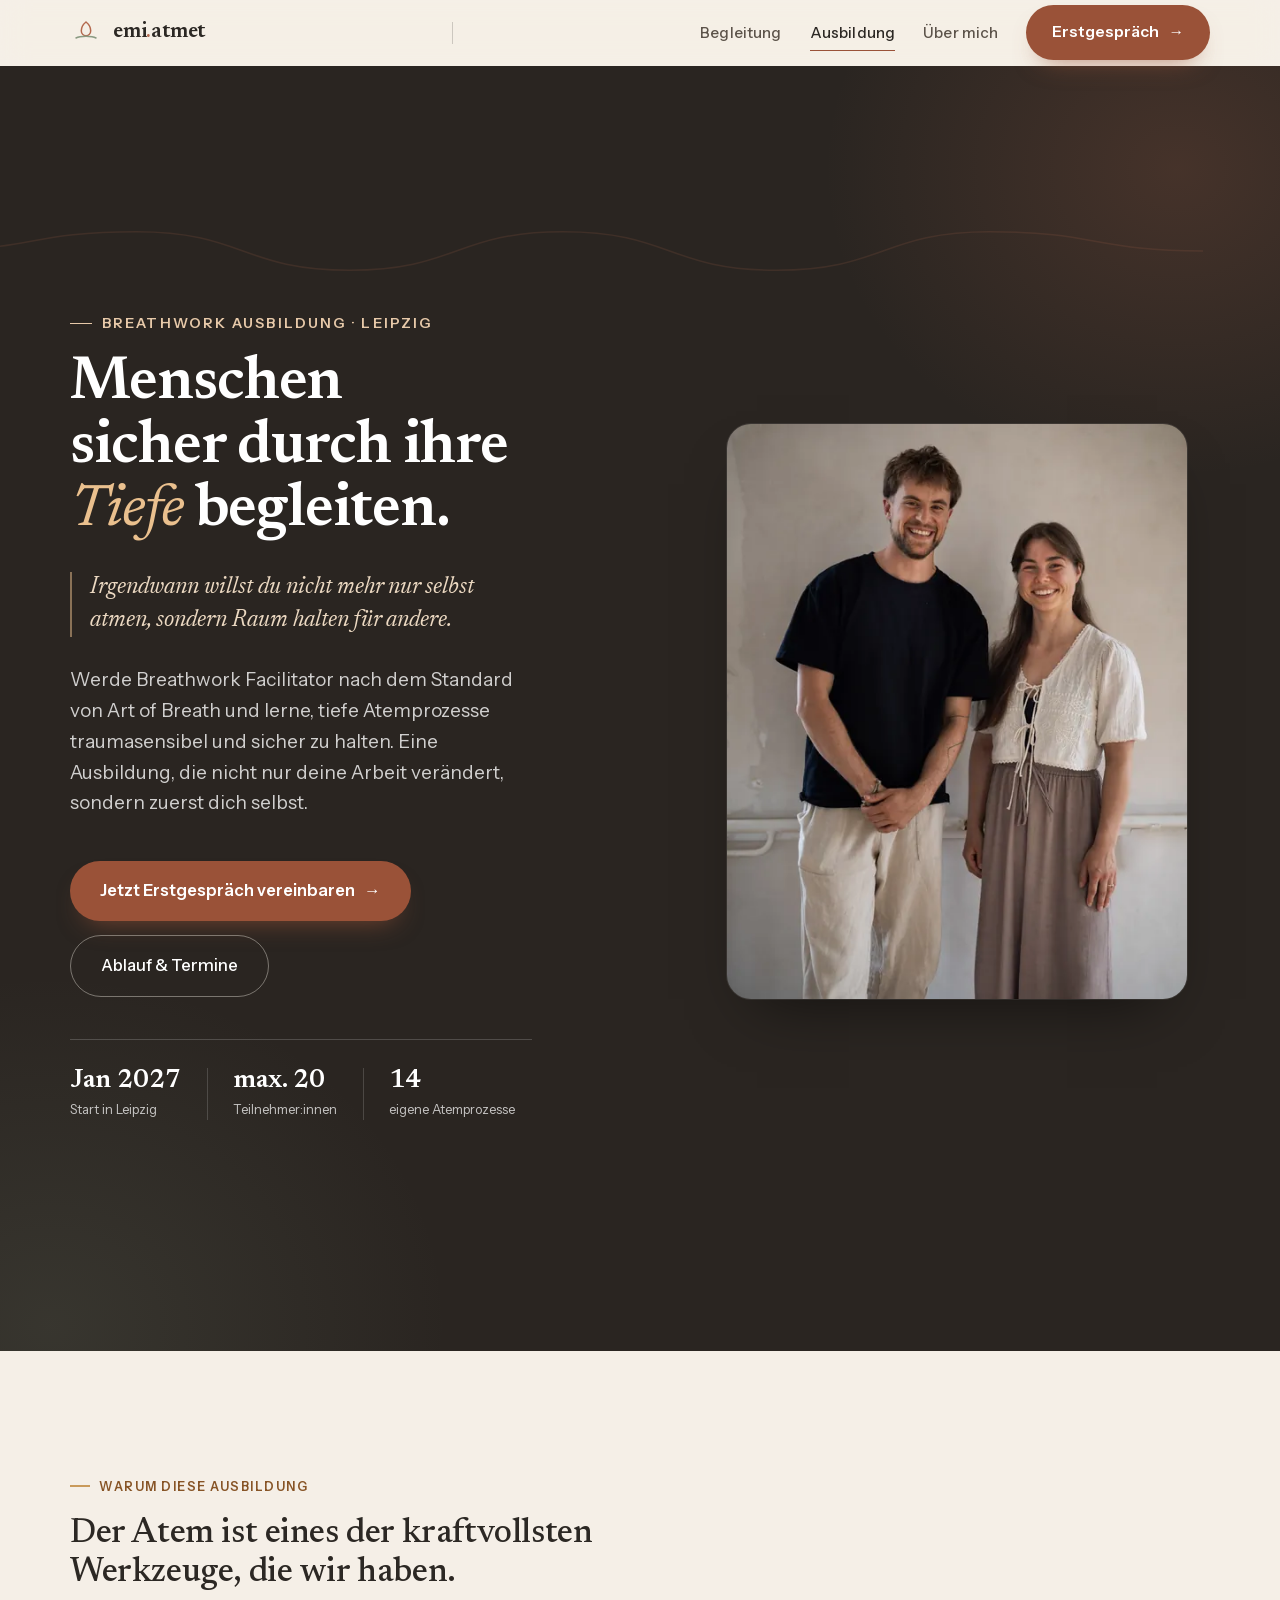
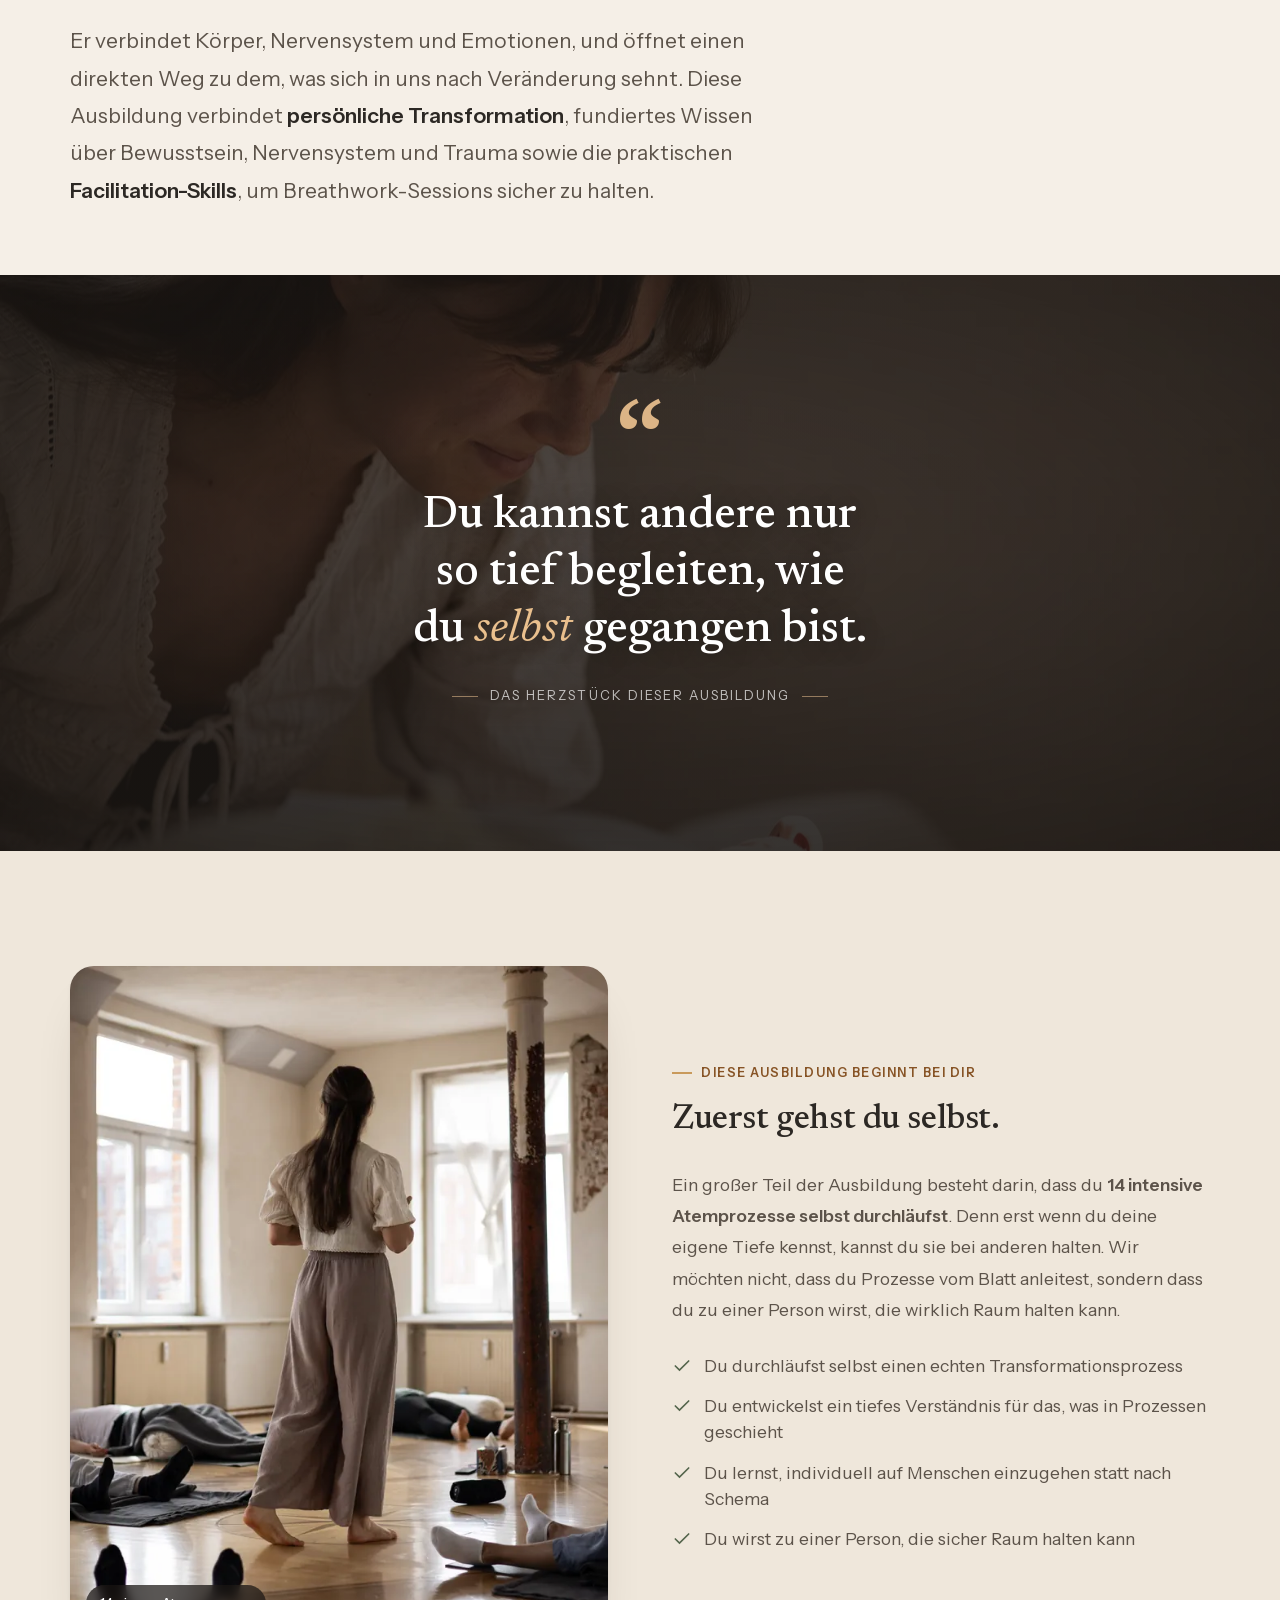
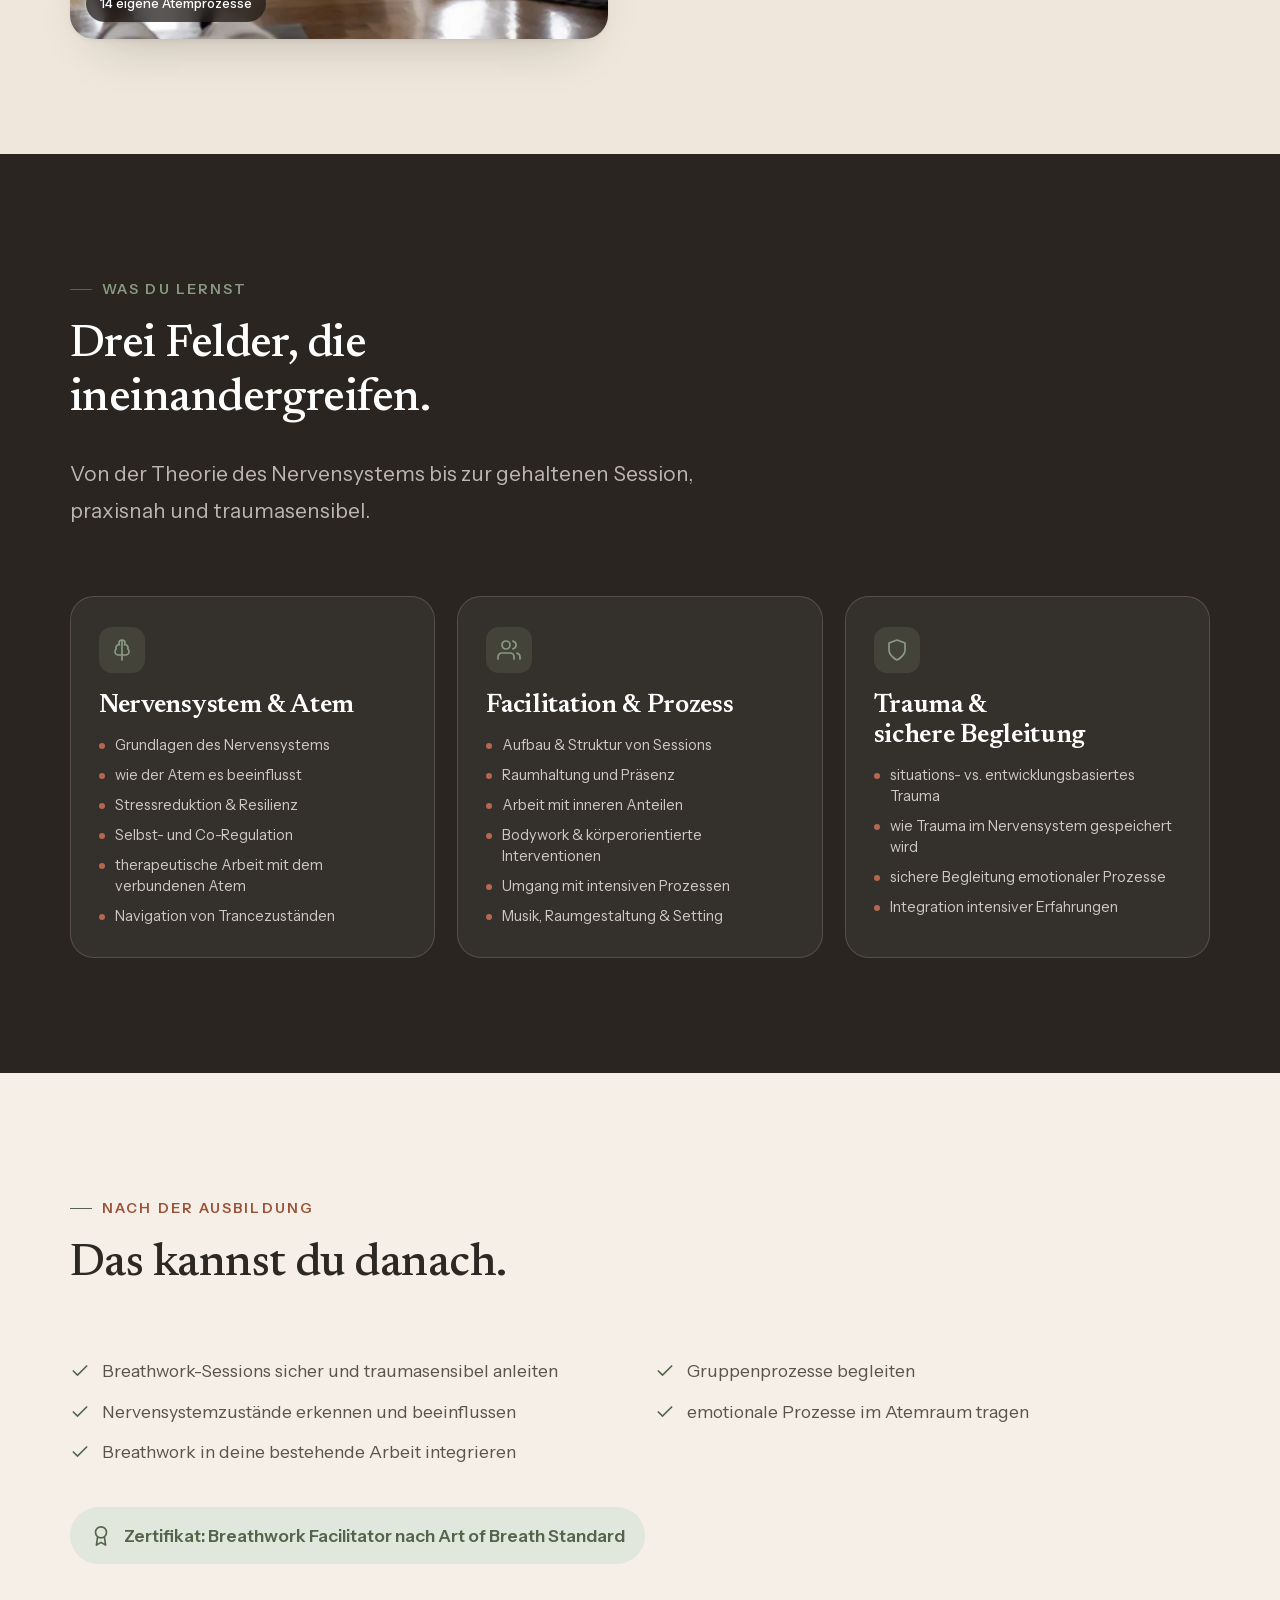
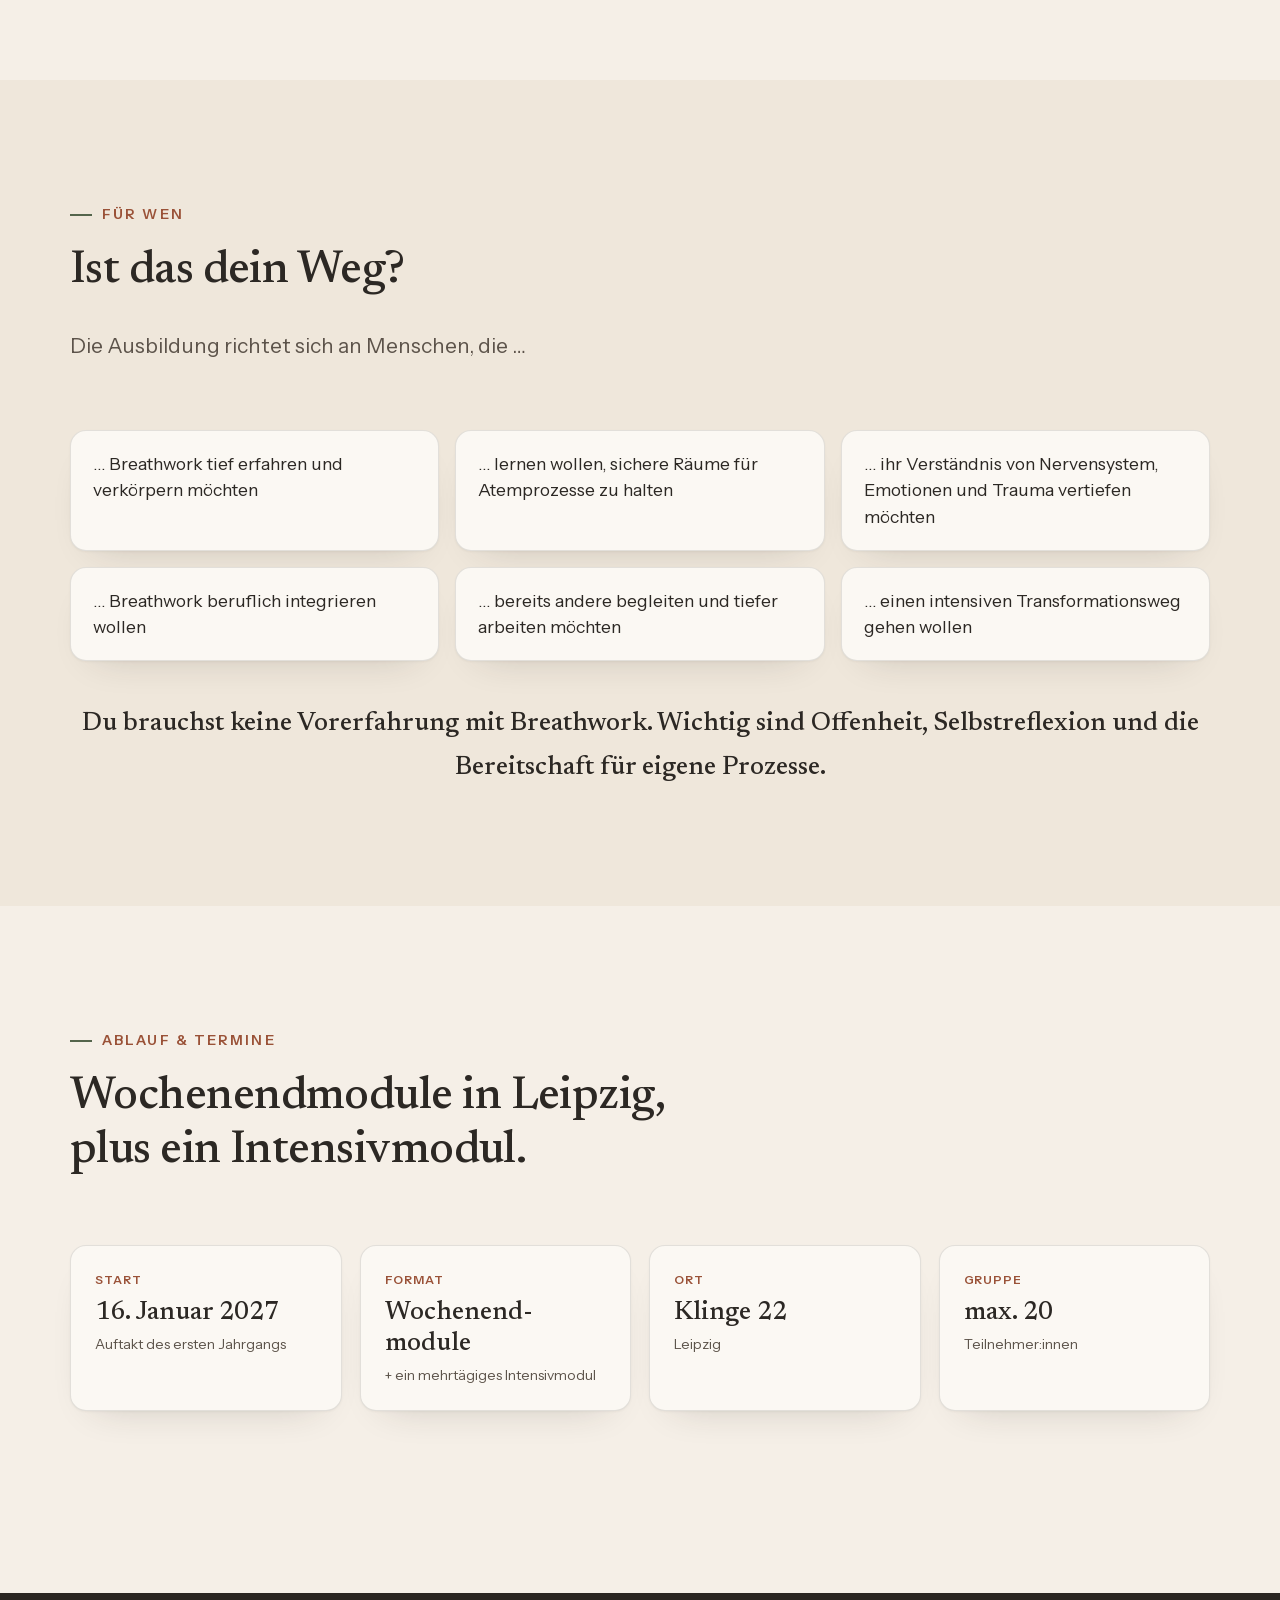
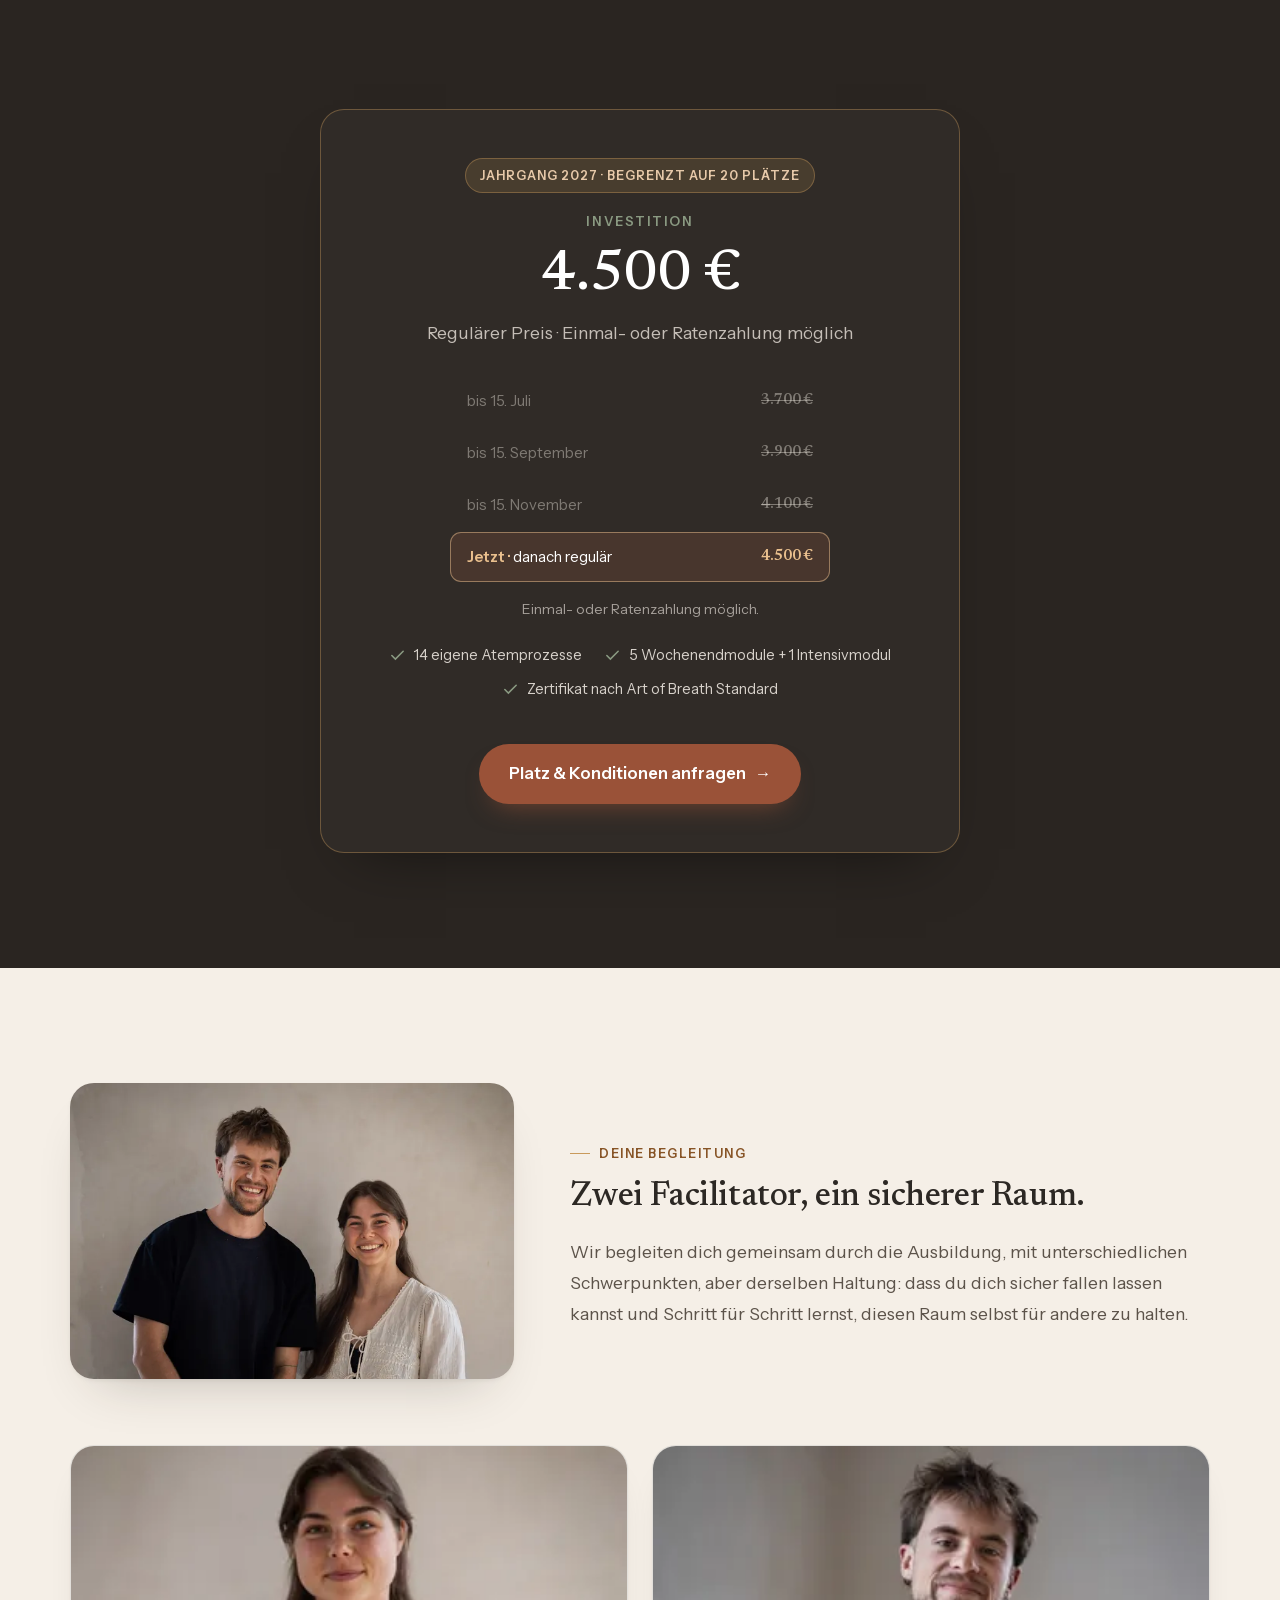
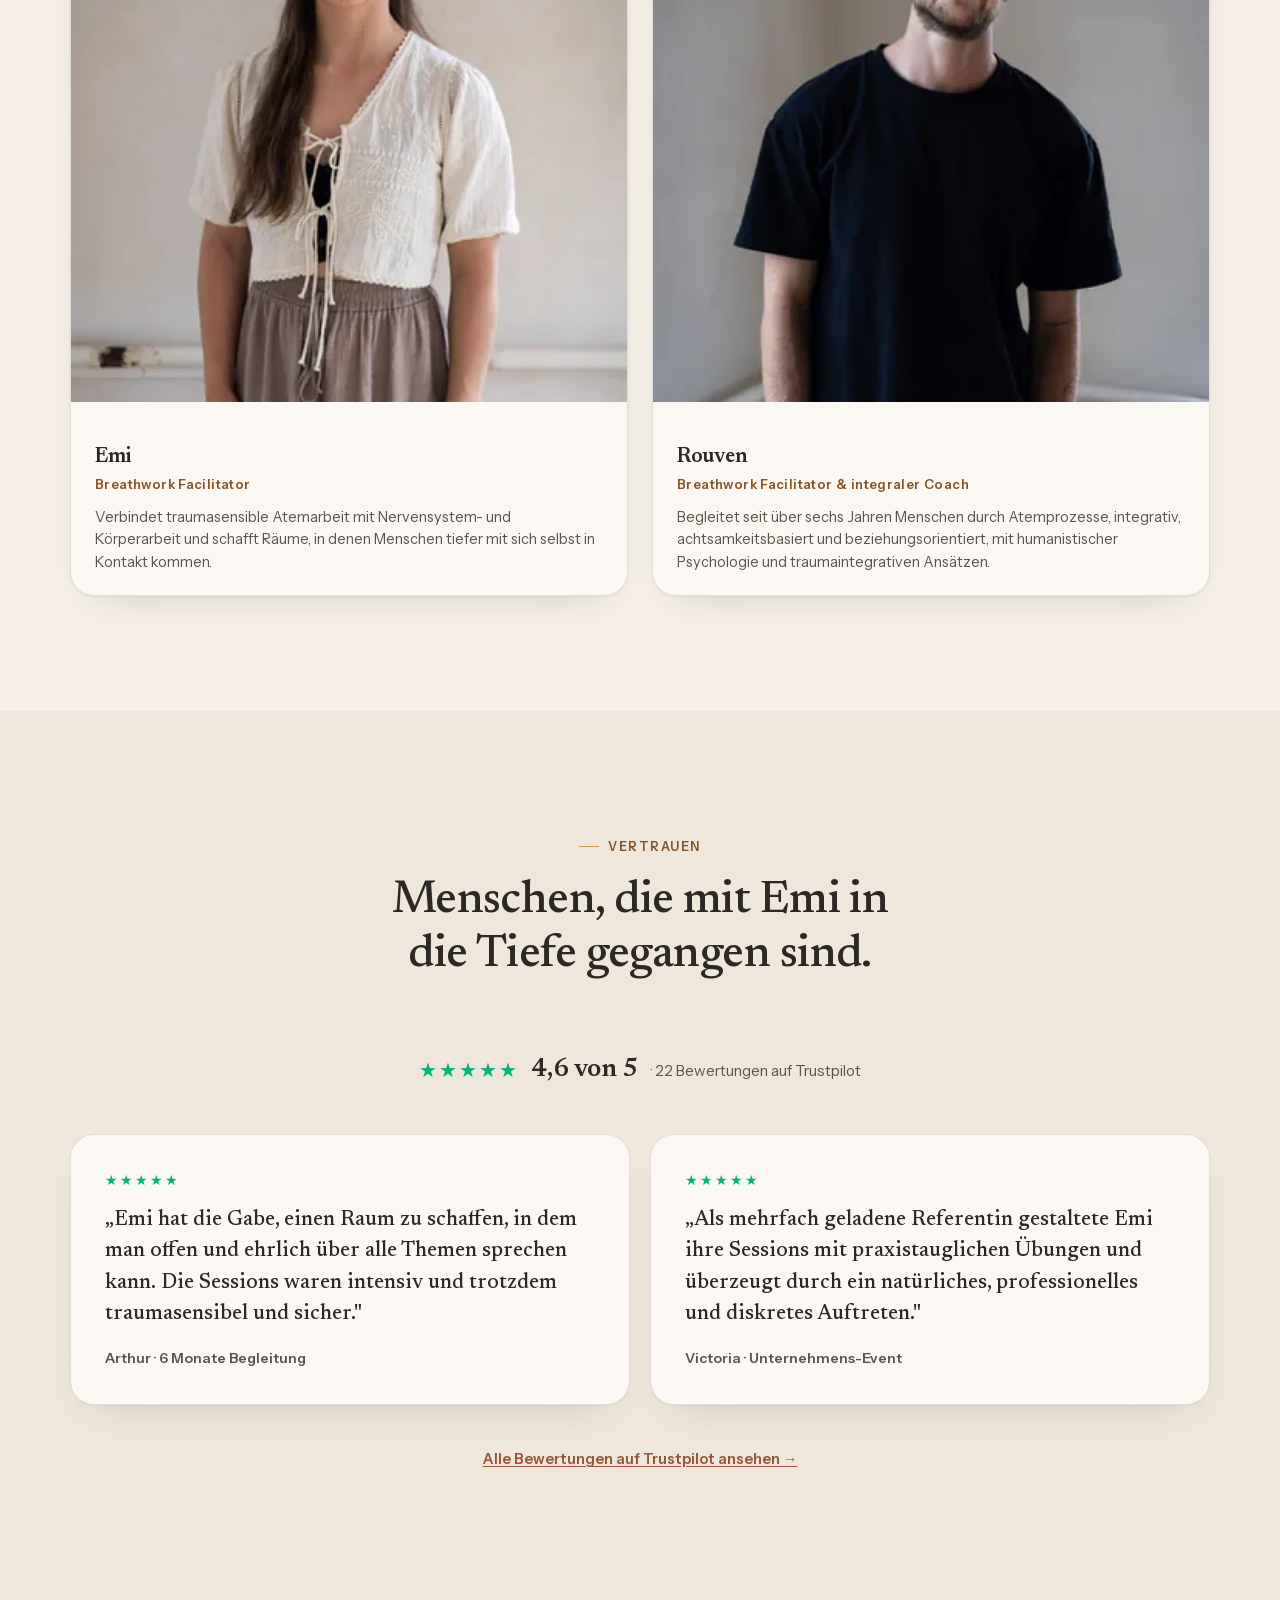
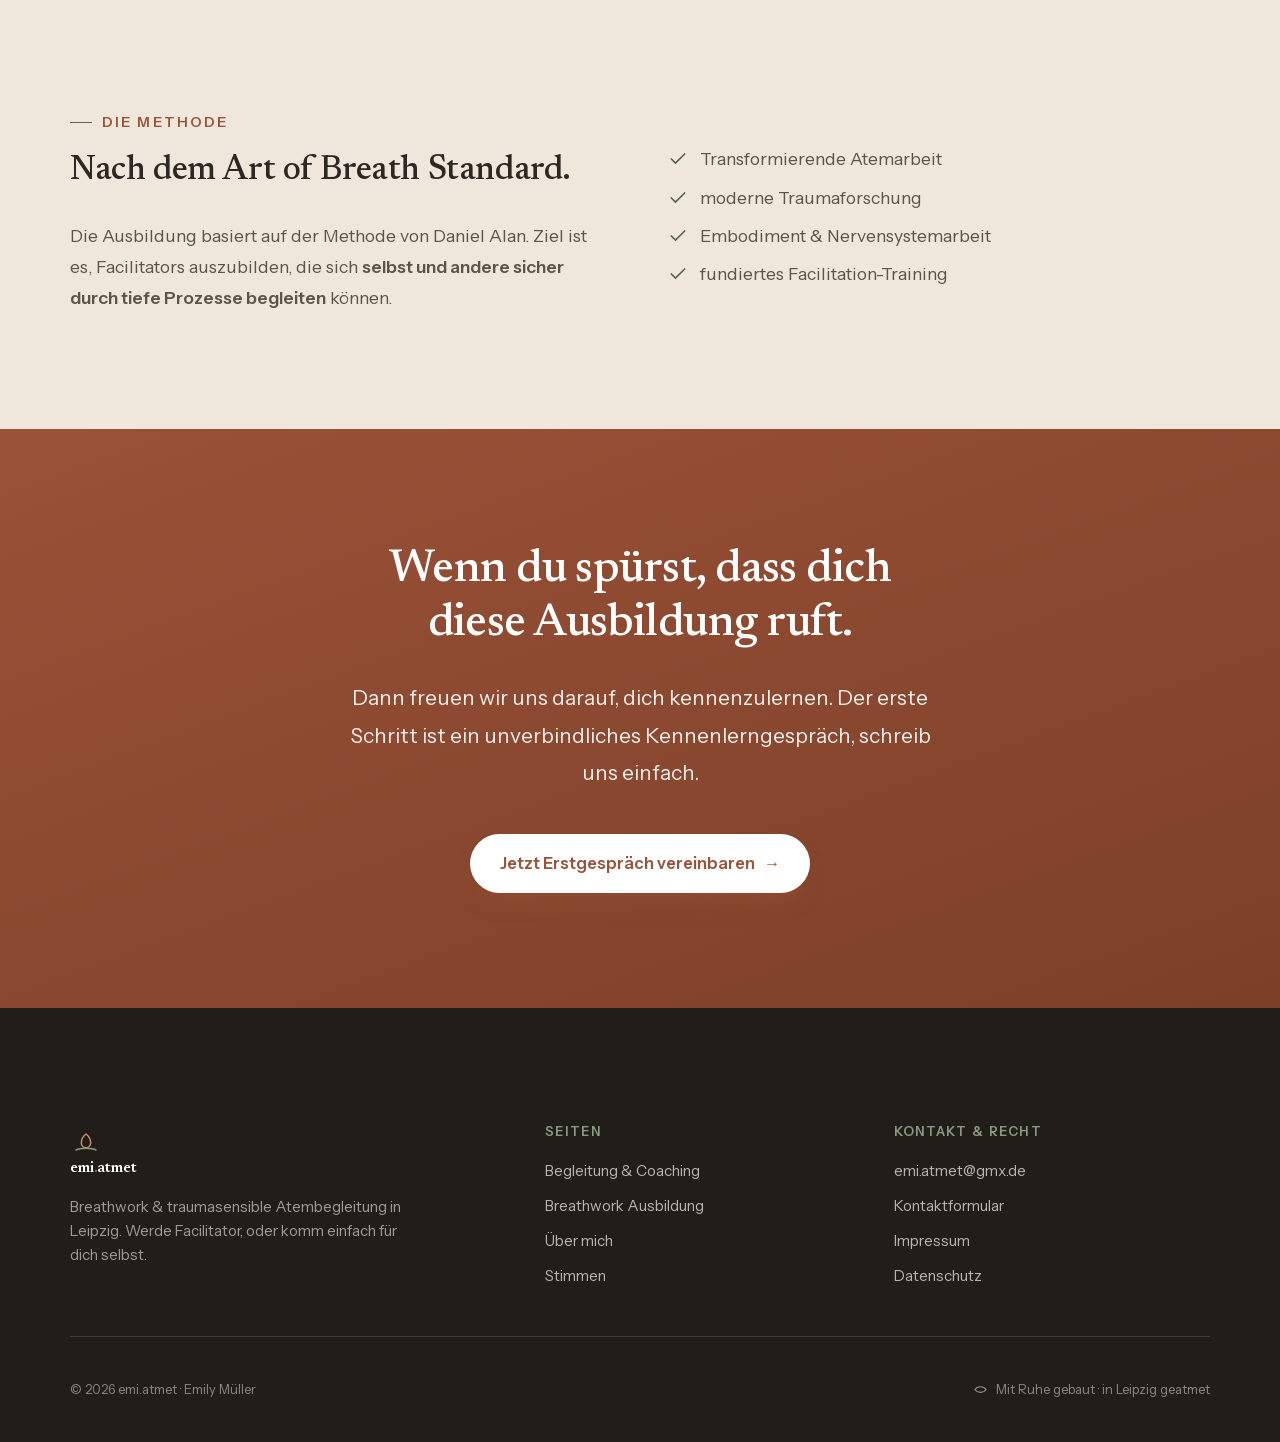
<file: breathwork-ausbildung.html>
<!DOCTYPE html>
<!--
  emi.atmet · Breathwork Ausbildung Leipzig · Lechcode-DEMO (ANFRAGE)
  Inhalte-Freigabe JA → Inhalte überarbeitet (Emis Wunsch), Fakten aus INVENTAR.md.
  Token-Block identisch zu index.html (Sync-Hinweis in _projekt/CLAUDE.md-Übergabe).
  LIVE · emi-atmet.de. Preise/Termine ggf. aktualisieren; Rouven-Foto: Einverständnis vor Go-Live bestätigt.
-->
<html lang="de">
<head>
  <meta charset="UTF-8" />
  <meta name="viewport" content="width=device-width, initial-scale=1.0" />
  <script>document.documentElement.classList.add('js');if(location.search.indexOf('foto')>-1)document.documentElement.classList.add('foto');</script>
  <meta name="robots" content="index, follow" />
  <link rel="canonical" href="https://emi-atmet.de/breathwork-ausbildung.html" />
  <title>Breathwork Ausbildung Leipzig | Facilitator werden · emi.atmet</title>
  <meta name="description" content="Breathwork Ausbildung in Leipzig: Werde Facilitator nach Art of Breath Standard. Traumasensible Atemarbeit, Nervensystem & Prozessbegleitung. Start Januar 2027, jetzt Erstgespräch." />
  <meta property="og:title" content="Breathwork Ausbildung Leipzig · werde Facilitator · emi.atmet" />
  <meta property="og:description" content="Lerne, tiefe Atemprozesse sicher und traumasensibel zu begleiten. Ausbildung nach Art of Breath Standard, Start Januar 2027 in Leipzig." />
  <meta property="og:type" content="website" />
  <meta property="og:locale" content="de_DE" />
  <meta property="og:url" content="https://emi-atmet.de/breathwork-ausbildung.html" />
  <meta property="og:image" content="https://emi-atmet.de/assets/og-ausbildung.jpg" />
  <meta property="og:image:width" content="1200" />
  <meta property="og:image:height" content="630" />
  <meta name="theme-color" content="#2A2521" />
  <link rel="icon" href="data:image/svg+xml,%3Csvg xmlns='http://www.w3.org/2000/svg' viewBox='0 0 32 32'%3E%3Crect width='32' height='32' rx='7' fill='%23F5EFE7'/%3E%3Cpath d='M16 7c2.8 2.2 4.4 5 4.4 8.2 0 2.6-1.9 4.6-4.4 4.6s-4.4-2-4.4-4.6C11.6 12 13.2 9.2 16 7z' fill='none' stroke='%23B4694E' stroke-width='1.6'/%3E%3Cpath d='M7 22c2.6-1.5 5.8-1.5 9-1.5s6.4 0 9 1.5' fill='none' stroke='%238A9A82' stroke-width='1.6' stroke-linecap='round'/%3E%3C/svg%3E" />
  <link rel="stylesheet" href="assets/fonts.css">
  <link rel="preload" as="image" href="assets/img/ausb-hero-780.webp" imagesrcset="assets/img/ausb-hero-520.webp 520w, assets/img/ausb-hero-780.webp 780w, assets/img/ausb-hero-1040.webp 1040w" imagesizes="(max-width:900px) 92vw, 440px" type="image/webp">

  <script type="application/ld+json">
  {
    "@context": "https://schema.org",
    "@type": "Course",
    "name": "Breathwork Ausbildung · Facilitator nach Art of Breath Standard",
    "description": "Ausbildung zum Breathwork Facilitator in Leipzig: traumasensible Atemarbeit, Nervensystem, Prozessbegleitung und Facilitation-Skills.",
    "provider": { "@type": "ProfessionalService", "name": "emi.atmet · Emily Müller", "url": "https://emi-atmet.de/" },
    "url": "https://emi-atmet.de/breathwork-ausbildung/",
    "inLanguage": "de",
    "locationCreated": { "@type": "City", "name": "Leipzig" }
  }
  </script>

  <style>
  :root{
    --paper:#F5EFE7; --paper-2:#EFE7DB; --sand:#E8DCCB; --white:#FBF8F3;
    --espresso:#2A2521; --espresso-2:#211d19;
    --ink:#2C2824; --ink-soft:#5C534A; --ink-faint:#726757;
    --clay:#B4694E; --clay-deep:#9A5238; --clay-soft:#EBD7CC;
    --sage:#8A9A82; --sage-deep:#54654C; --sage-soft:#E1E7DC;
    --mocha:#A47864; --mocha-soft:#EADFD3;
    --line:rgba(44,40,36,.12); --line-2:rgba(44,40,36,.20); --line-d:rgba(245,239,231,.14);
    --serif:"Newsreader","Newsreader Fallback",Georgia,"Times New Roman",serif;
    --sans:"Instrument Sans","Instrument Fallback",-apple-system,BlinkMacSystemFont,"Segoe UI",Arial,sans-serif;
    --radius:16px; --radius-lg:24px; --radius-sm:11px; --pill:999px; --nav-h:66px;
    --step--1:clamp(13px,.3vw + 12.3px,14px); --step-0:clamp(16px,.35vw + 15.1px,17.5px);
    --step-1:clamp(18px,.7vw + 16.2px,21px); --step-2:clamp(21px,1.2vw + 18px,26px);
    --step-3:clamp(25px,2.1vw + 19px,34px); --step-4:clamp(30px,3.4vw + 18.5px,46px);
    --step-5:clamp(34px,5vw + 16px,60px);
    --lh-tight:1.06; --lh-snug:1.17; --lh-body:1.68; --lh-relaxed:1.78;
    --ls-display:-.018em; --ls-h2:-.012em; --ls-label:.15em;
    --sp-2:clamp(14px,1.6vw,18px); --sp-3:clamp(20px,2.4vw,28px); --sp-4:clamp(30px,3.6vw,42px);
    --sp-5:clamp(44px,5.5vw,66px); --sp-6:clamp(62px,9vw,120px);
    --shadow:0 2px 6px -3px rgba(44,36,28,.14), 0 26px 52px -30px rgba(44,36,28,.30);
    --shadow-soft:0 1px 3px -1px rgba(44,36,28,.10), 0 18px 40px -26px rgba(44,36,28,.24);
    --ease:cubic-bezier(.22,.61,.36,1); --focus:0 0 0 3px rgba(180,105,78,.45);
  }
  *{margin:0;padding:0;box-sizing:border-box;}
  html{scroll-behavior:smooth;scroll-padding-top:calc(var(--nav-h) + 14px);-webkit-text-size-adjust:100%;}
  body{background:var(--paper);color:var(--ink);font-family:var(--sans);font-size:var(--step-0);line-height:var(--lh-body);-webkit-font-smoothing:antialiased;overflow-x:clip;}
  h1,h2,h3,h4{font-family:var(--serif);font-weight:600;line-height:var(--lh-snug);letter-spacing:var(--ls-h2);text-wrap:balance;color:var(--ink);}
  em{font-style:italic;} a{color:inherit;text-decoration:none;} img,svg,picture{display:block;max-width:100%;} picture{display:block;}
  p{text-wrap:pretty;}
  h2.sec-h3{font-size:var(--step-3);margin-top:var(--sp-2);font-weight:500;}
  h2.sec-h4{font-size:var(--step-4);margin-top:var(--sp-2);font-weight:500;}
  ::selection{background:rgba(180,105,78,.20);}
  :focus-visible{outline:none;box-shadow:var(--focus);border-radius:6px;}
  .wrap{width:min(1140px,92vw);margin-inline:auto;} .wrap-n{width:min(920px,92vw);margin-inline:auto;}
  section{padding:var(--sp-6) 0;position:relative;} .center{text-align:center;margin-inline:auto;}
  .skip{position:absolute;left:-999px;top:0;background:var(--clay-deep);color:#fff;padding:12px 18px;border-radius:0 0 10px 0;z-index:200;} .skip:focus{left:0;}
  .eyebrow{font-family:var(--sans);font-weight:600;font-size:var(--step--1);letter-spacing:var(--ls-label);text-transform:uppercase;display:inline-flex;align-items:center;gap:10px;color:var(--clay-deep);}
  .eyebrow::before{content:"";width:22px;height:1.5px;background:var(--sage-deep);flex:none;}
  .sec-head{max-width:60ch;margin-bottom:var(--sp-5);}
  .sec-head h2{font-size:var(--step-4);margin-top:var(--sp-2);font-weight:500;}
  .sec-head .lead{font-size:var(--step-1);margin-top:var(--sp-3);line-height:var(--lh-relaxed);color:var(--ink-soft);max-width:56ch;}
  .btn{display:inline-flex;align-items:center;gap:9px;cursor:pointer;border:none;background:var(--clay-deep);color:#fff;font-family:var(--sans);font-weight:600;font-size:15.5px;padding:14px 26px;border-radius:var(--pill);box-shadow:0 14px 26px -14px rgba(154,82,56,.7);transition:transform .28s var(--ease),box-shadow .28s var(--ease),background .2s;white-space:nowrap;}
  .btn:hover{transform:translateY(-2px);background:#8a482f;box-shadow:0 20px 34px -16px rgba(154,82,56,.8);}
  .btn:active{transform:translateY(0);transition-duration:.08s;}
  .btn .arr{transition:transform .25s var(--ease);} .btn:hover .arr{transform:translateX(4px);}
  .btn-ghost{background:transparent;color:#fff;border:1.5px solid rgba(245,239,231,.4);box-shadow:none;font-weight:500;}
  .btn-ghost:hover{background:rgba(245,239,231,.1);border-color:rgba(245,239,231,.7);box-shadow:none;transform:translateY(-2px);}
  .btn-lg{padding:16px 30px;font-size:16.5px;}
  .wm{display:inline-flex;align-items:center;gap:11px;font-family:var(--serif);font-weight:600;font-size:21px;letter-spacing:-.01em;line-height:1;color:var(--ink);position:relative;z-index:120;}
  .wm .lotus{width:32px;height:32px;flex:none;transition:transform .5s var(--ease);} .wm:hover .lotus{transform:rotate(-8deg) scale(1.07);} .wm .dot{color:var(--clay);}
  .nav-divider{width:1px;height:22px;background:var(--line-2);flex:none;margin:0 2px;}

  .nav{position:sticky;top:0;z-index:100;height:var(--nav-h);background:rgba(245,239,231,.82);backdrop-filter:saturate(150%) blur(14px);border-bottom:1px solid transparent;transition:border-color .3s,background .3s;}
  .nav.scrolled{border-bottom-color:transparent;background:rgba(245,239,231,.92);}
  .nav-wave{position:absolute;left:0;bottom:-1px;width:100%;height:6px;color:var(--clay);opacity:0;transition:opacity .5s var(--ease);pointer-events:none;}
  .nav.scrolled .nav-wave{opacity:.6;}
  .nav-in{display:flex;align-items:center;justify-content:space-between;height:100%;}
  .nav-links{display:flex;align-items:center;gap:28px;}
  .nav-links a:not(.btn){font-size:15px;letter-spacing:.01em;color:var(--ink-soft);font-weight:500;position:relative;padding:5px 0;transition:color .25s;}
  .nav-links a:not(.btn)::after{content:"";position:absolute;left:0;right:0;bottom:-1px;height:1.5px;background:var(--clay-deep);transform:scaleX(0);transform-origin:center;transition:transform .35s var(--ease);}
  .nav-links a:not(.btn):hover,.nav-links a.active{color:var(--ink);} .nav-links a:not(.btn):hover::after,.nav-links a.active::after{transform:scaleX(1);}
  .nav-toggle{display:none;background:none;border:none;cursor:pointer;padding:13px 10px;z-index:120;}
  .nav-toggle span{display:block;width:24px;height:2px;background:var(--ink);border-radius:2px;transition:.32s var(--ease);}
  .nav-toggle span+span{margin-top:6px;}

  /* HERO, dunkler Split-Hero (Text auf Espresso-Fläche, Gruppenfoto gerahmt daneben; nie Text auf Gesicht) */
  .ahero{position:relative;isolation:isolate;overflow:hidden;color:#fff;background:var(--espresso);
    background-image:
      radial-gradient(46vmax 40vmax at 92% 8%,rgba(180,105,78,.20),transparent 60%),
      radial-gradient(50vmax 44vmax at 4% 98%,rgba(138,154,130,.14),transparent 62%);}
  .ahero-wave{position:absolute;z-index:0;top:clamp(80px,17vh,168px);left:-6%;width:112%;height:auto;color:var(--clay);opacity:.15;pointer-events:none;}
  .ahero-grid{position:relative;z-index:1;display:grid;grid-template-columns:1.06fr .94fr;gap:clamp(30px,5vw,68px);align-items:center;
    padding:calc(var(--nav-h) + clamp(30px,5vw,56px)) 0 var(--sp-6);}
  .ahero .txt{max-width:42ch;}
  .ahero .eyebrow{color:#E7C9A9;} .ahero .eyebrow::before{background:#E7C9A9;}
  .ahero h1{font-size:var(--step-5);line-height:var(--lh-tight);letter-spacing:var(--ls-display);margin:var(--sp-2) 0 0;color:#fff;font-weight:600;max-width:15ch;}
  .ahero h1 em{color:#EAC08E;font-weight:500;}
  .ahero .ahero-lead{font-family:var(--serif);font-style:italic;font-size:clamp(18px,.9vw + 16px,23px);line-height:1.42;color:#ECD9C2;margin-top:var(--sp-3);padding-left:18px;border-left:2px solid rgba(234,192,142,.5);max-width:33ch;}
  .ahero p:not(.ahero-lead){font-size:clamp(16.5px,.6vw + 15.4px,19px);line-height:1.62;color:rgba(255,255,255,.78);margin-top:var(--sp-3);max-width:46ch;}
  .ahero .cta{display:flex;gap:14px;flex-wrap:wrap;margin-top:var(--sp-4);}
  .ahero .facts{display:flex;flex-wrap:wrap;row-gap:14px;margin-top:var(--sp-4);padding-top:var(--sp-3);border-top:1px solid rgba(255,255,255,.18);}
  .ahero .facts div{padding-right:clamp(18px,2vw,26px);margin-right:clamp(18px,2vw,26px);border-right:1px solid rgba(255,255,255,.16);}
  .ahero .facts div:last-child{border-right:none;margin-right:0;padding-right:0;}
  .ahero .facts div b{font-family:var(--serif);font-size:var(--step-2);color:#fff;display:block;line-height:1;}
  .ahero .facts div span{font-size:13px;color:rgba(255,255,255,.72);margin-top:5px;display:block;}
  .ahero .figure{position:relative;justify-self:center;width:100%;max-width:460px;}
  .ahero .figure .frame{position:relative;overflow:hidden;aspect-ratio:4/5;border-radius:var(--radius-lg);
    box-shadow:0 30px 60px -30px rgba(0,0,0,.6);outline:1px solid rgba(255,255,255,.08);}
  .ahero .figure img{width:100%;height:100%;object-fit:cover;object-position:50% 30%;}
  .ahero .figure .cap{position:absolute;left:16px;bottom:16px;right:16px;font-size:13px;color:rgba(255,255,255,.92);
    background:linear-gradient(180deg,transparent,rgba(30,26,22,.55));padding:26px 4px 4px;border-radius:0 0 12px 12px;}

  .lead-block{max-width:62ch;} .lead-block p{font-size:var(--step-1);color:var(--ink-soft);line-height:var(--lh-relaxed);margin-top:var(--sp-3);}
  .lead-block p strong{color:var(--ink);font-weight:600;}
  .pull{font-family:var(--serif);font-size:var(--step-3);line-height:1.32;color:var(--ink);font-weight:500;max-width:24ch;}
  .pull em{color:var(--clay-deep);}

  .split{display:grid;grid-template-columns:1fr 1fr;gap:clamp(30px,5vw,64px);align-items:center;}
  .begins{background:var(--paper-2);}

  .areas{background:var(--espresso);color:var(--paper);}
  .areas .sec-head h2{color:#fff;} .areas .sec-head .lead{color:rgba(245,239,231,.72);}
  .area-grid{display:grid;grid-template-columns:repeat(3,1fr);gap:22px;}
  .area{padding:30px 28px;border:1px solid rgba(245,239,231,.16);border-radius:var(--radius-lg);background:rgba(245,239,231,.05);transition:transform .35s var(--ease),background .35s var(--ease),border-color .35s var(--ease);}
  .area:hover{transform:translateY(-4px);background:rgba(245,239,231,.08);border-color:rgba(245,239,231,.26);}
  .area .ic{width:46px;height:46px;border-radius:13px;display:grid;place-items:center;background:rgba(138,154,130,.18);color:var(--sage);margin-bottom:18px;}
  .area h3{color:#fff;font-size:var(--step-2);font-weight:600;}
  .area ul{list-style:none;margin-top:14px;display:flex;flex-direction:column;gap:9px;}
  .area li{color:rgba(245,239,231,.8);font-size:14.5px;line-height:1.45;padding-left:16px;position:relative;}
  .area li::before{content:"";position:absolute;left:0;top:.55em;width:6px;height:6px;border-radius:50%;background:var(--clay);}

  .checks{display:grid;grid-template-columns:repeat(2,1fr);gap:14px 30px;margin-top:var(--sp-3);}
  .checks li{list-style:none;display:flex;gap:12px;align-items:flex-start;font-size:var(--step-0);color:var(--ink-soft);line-height:1.5;}
  .checks svg{flex:none;color:var(--sage-deep);margin-top:3px;}
  .cert{margin-top:var(--sp-4);display:inline-flex;align-items:center;gap:12px;background:var(--sage-soft);color:var(--sage-deep);padding:14px 20px;border-radius:var(--pill);font-weight:600;}

  .forwho{background:var(--paper-2);}
  .forwho-grid{display:grid;grid-template-columns:repeat(auto-fit,minmax(300px,1fr));gap:16px;margin-top:var(--sp-2);}
  .forwho .w{background:var(--white);border:1px solid var(--line);border-radius:var(--radius);padding:20px 22px;font-size:var(--step-0);color:var(--ink);line-height:1.5;box-shadow:var(--shadow-soft);transition:transform .35s var(--ease),box-shadow .35s var(--ease),border-color .35s var(--ease);}
  .forwho .w:hover{transform:translateY(-3px);box-shadow:var(--shadow);border-color:var(--line-2);}
  .forwho .note{margin-top:var(--sp-4);font-family:var(--serif);font-size:var(--step-2);color:var(--ink);font-weight:500;text-align:center;}

  .facts-grid{display:grid;grid-template-columns:repeat(auto-fit,minmax(200px,1fr));gap:18px;margin-top:var(--sp-2);}
  .fact{border:1px solid var(--line);border-radius:var(--radius);padding:24px;background:var(--white);box-shadow:var(--shadow-soft);}
  .fact .k{font-size:12px;font-weight:600;letter-spacing:.08em;text-transform:uppercase;color:var(--clay-deep);}
  .fact .v{font-family:var(--serif);font-size:var(--step-2);color:var(--ink);margin-top:8px;line-height:1.2;}
  .fact .s{font-size:14px;color:var(--ink-soft);margin-top:6px;line-height:1.4;}
  .dates{margin-top:var(--sp-3);display:flex;flex-wrap:wrap;gap:10px;}
  .dates span{background:var(--sand);border-radius:var(--pill);padding:8px 15px;font-size:14px;color:var(--ink);font-weight:500;}
  .dates span.intense{background:var(--clay-soft);color:var(--clay-deep);}

  .invest{background:var(--espresso);color:var(--paper);}
  .invest-card{max-width:640px;margin:0 auto;text-align:center;border:1px solid var(--line-d);border-radius:var(--radius-lg);padding:clamp(30px,4vw,48px);background:rgba(245,239,231,.03);}
  .invest .price{font-family:var(--serif);font-size:clamp(40px,7vw,58px);color:#fff;line-height:1;}
  .invest .price small{font-size:var(--step-0);color:var(--sage);font-family:var(--sans);}
  .invest .sub{color:rgba(245,239,231,.75);margin-top:14px;font-size:var(--step-0);}
  .invest .sub b{color:#EAC08E;font-weight:700;}
  .tiers{list-style:none;margin:var(--sp-3) auto 0;max-width:380px;display:flex;flex-direction:column;gap:3px;text-align:left;}
  .tiers li{display:flex;justify-content:space-between;align-items:center;gap:16px;padding:11px 16px;border-radius:var(--radius-sm);font-size:15px;color:rgba(245,239,231,.82);border:1px solid transparent;transition:opacity .3s;}
  .tiers .t-price{font-family:var(--serif);font-weight:600;color:#fff;white-space:nowrap;}
  .tiers li.past{color:rgba(245,239,231,.4);}
  .tiers li.past .t-price{color:rgba(245,239,231,.4);text-decoration:line-through;}
  .tiers li.active{background:rgba(180,105,78,.18);border-color:rgba(234,192,142,.5);color:#fff;}
  .tiers li.active .t-when::before{content:"Jetzt · ";color:#EAC08E;font-weight:600;}
  .tiers li.active .t-price{color:#EAC08E;}
  .invest .btn{margin-top:var(--sp-4);}

  .team-grid{display:grid;grid-template-columns:repeat(2,1fr);gap:24px;}
  .member{display:flex;gap:22px;align-items:flex-start;background:var(--white);border:1px solid var(--line);border-radius:var(--radius-lg);padding:24px;box-shadow:var(--shadow-soft);}
  .member .ph{width:104px;height:130px;flex:none;border-radius:var(--radius);overflow:hidden;background:var(--sage-soft);}
  .member .ph img{width:100%;height:100%;object-fit:cover;}
  .member h3{font-size:var(--step-1);font-weight:600;}
  .member .role{color:var(--clay-deep);font-size:13.5px;font-weight:600;margin-top:3px;}
  .member p{color:var(--ink-soft);font-size:14.5px;line-height:1.55;margin-top:10px;}

  .method{background:var(--paper-2);}
  .method-grid{display:grid;grid-template-columns:1fr 1fr;gap:clamp(28px,4.5vw,56px);align-items:center;}
  .method ul{list-style:none;margin-top:var(--sp-2);display:flex;flex-direction:column;gap:12px;}
  .method li{display:flex;gap:12px;align-items:flex-start;color:var(--ink-soft);font-size:var(--step-0);line-height:1.5;}
  .method li svg{flex:none;color:var(--sage-deep);margin-top:3px;}

  /* ===== Premium-Aufwertung (R2) ===== */
  .breath-div{display:block;width:min(520px,70vw);margin:0 auto;color:var(--clay);opacity:.6;}
  .kicker-gold{display:inline-flex;align-items:center;gap:9px;font-size:12.5px;font-weight:600;letter-spacing:.12em;text-transform:uppercase;color:#875426;}
  .kicker-gold::before{content:"";width:20px;height:1.5px;background:#C99A5B;}
  /* Cinematic Zitat-Band */
  .cine{position:relative;isolation:isolate;min-height:clamp(420px,64vh,620px);display:flex;align-items:center;justify-content:center;text-align:center;overflow:hidden;color:#fff;}
  .cine .bg{position:absolute;left:0;right:0;top:-10%;bottom:-10%;z-index:-2;overflow:hidden;}
  .cine .bg picture{display:block;width:100%;height:100%;}
  .cine .bg img{width:100%;height:100%;object-fit:cover;object-position:50% 30%;will-change:transform;}
  .cine::after{content:"";position:absolute;inset:0;z-index:-1;background:
    radial-gradient(120% 105% at 50% 45%,rgba(26,22,19,.42),rgba(26,22,19,.8) 78%),
    linear-gradient(180deg,rgba(26,22,19,.5),rgba(26,22,19,.62));}
  .cine .in{max-width:min(90vw,560px);margin:0 auto;position:relative;}
  .cine .mark{font-family:var(--serif);font-size:clamp(74px,9vw,120px);line-height:.55;color:#EAC08E;display:block;margin-bottom:6px;opacity:.92;}
  .cine blockquote{font-family:var(--serif);font-size:clamp(28px,3.9vw,46px);line-height:1.24;font-weight:500;color:#fff;text-shadow:0 2px 26px rgba(0,0,0,.45);text-wrap:balance;}
  .cine blockquote em{color:#EAC08E;font-style:italic;}
  .cine .cite{margin-top:26px;font-size:13px;color:rgba(255,255,255,.7);letter-spacing:.16em;text-transform:uppercase;display:inline-flex;align-items:center;gap:12px;}
  .cine .cite::before,.cine .cite::after{content:"";width:26px;height:1px;background:rgba(234,192,142,.55);}
  @media (max-width:600px){
    .nav-wave{display:none;}
    .nav.scrolled{border-bottom-color:var(--line);}
    .cine{min-height:clamp(440px,116vw,540px)!important;padding:var(--sp-5) 22px!important;}
    .cine::after{background:linear-gradient(180deg,rgba(26,22,19,.28),rgba(26,22,19,.52) 50%,rgba(26,22,19,.72));}
    .cine .bg img{object-position:50% 38%;}
    .cine .mark{font-size:56px;margin-bottom:2px;}
    .cine blockquote{font-size:clamp(25px,6.2vw,31px);line-height:1.3;text-shadow:0 2px 18px rgba(0,0,0,.7);}
    .cine .cite{margin-top:20px;}
    .ahero .facts{column-gap:22px;}
    .ahero .facts div{border-right:none;padding-right:0;margin-right:0;}
  }
  /* Bild-Rahmen in Sektionen */
  .imgframe{position:relative;border-radius:var(--radius-lg);overflow:hidden;box-shadow:var(--shadow);}
  .imgframe img{width:100%;height:100%;object-fit:cover;display:block;}
  .imgframe.tall{aspect-ratio:4/5;}
  .begins .split{align-items:center;}
  .begins .col-img{position:relative;}
  .begins .col-img .tagpill{position:absolute;left:16px;bottom:16px;background:rgba(26,22,19,.72);color:#fff;font-size:13px;font-weight:500;padding:8px 14px;border-radius:var(--pill);backdrop-filter:blur(6px);}
  /* Trustpilot-Band */
  .proof{background:var(--paper-2);}
  .proof .tp-head{display:flex;align-items:center;gap:12px;justify-content:center;margin-bottom:var(--sp-4);flex-wrap:wrap;}
  .proof .tp-head .stars{color:#00b67a;font-size:20px;letter-spacing:2px;}
  .proof .tp-head b{font-family:var(--serif);font-size:var(--step-2);color:var(--ink);}
  .proof .tp-head span{color:var(--ink-soft);font-size:15px;}
  .proof-grid{display:grid;grid-template-columns:repeat(2,1fr);gap:20px;}
  .proof .q{background:var(--white);border:1px solid var(--line);border-radius:var(--radius-lg);padding:clamp(24px,3vw,34px);box-shadow:var(--shadow-soft);}
  .proof .q .st{color:#00b67a;font-size:14px;letter-spacing:2px;}
  .proof .q blockquote{font-family:var(--serif);font-size:var(--step-1);line-height:1.5;color:var(--ink);margin-top:12px;}
  .proof .q .who{margin-top:16px;font-size:14px;color:var(--ink-soft);font-weight:600;}
  /* Team-Upgrade: Duo-Feature + Premium-Karten */
  .team-feature{display:grid;grid-template-columns:.82fr 1.18fr;gap:clamp(28px,4.5vw,56px);align-items:center;margin-bottom:var(--sp-5);}
  .team-feature .imgframe{aspect-ratio:3/2;}
  .team-feature h2{font-size:var(--step-3);font-weight:500;}
  .team-feature p{color:var(--ink-soft);margin-top:var(--sp-2);line-height:var(--lh-relaxed);}
  .member{background:var(--white);border:1px solid var(--line);border-radius:var(--radius-lg);padding:0;overflow:hidden;box-shadow:var(--shadow-soft);display:flex;flex-direction:column;transition:transform .35s var(--ease),box-shadow .35s var(--ease);}
  .member:hover{transform:translateY(-4px);box-shadow:var(--shadow);}
  .member .ph{width:100%;aspect-ratio:1/1;height:auto;flex:none;border-radius:0;}
  .member .ph img{width:100%;height:100%;object-fit:cover;}
  .member .mbody{padding:22px 24px;}
  .member .role{color:#875426;font-size:13px;font-weight:600;letter-spacing:.03em;margin-top:3px;}
  /* Invest-Card Premium */
  .invest-card{position:relative;border-color:rgba(201,154,91,.4);box-shadow:0 30px 60px -34px rgba(0,0,0,.5);}
  .invest-card .ribbon{display:inline-block;background:rgba(201,154,91,.16);color:#E7C9A9;border:1px solid rgba(201,154,91,.4);font-size:12.5px;font-weight:600;letter-spacing:.08em;text-transform:uppercase;padding:6px 14px;border-radius:var(--pill);margin-bottom:18px;}
  .invest-incl{display:flex;flex-wrap:wrap;gap:10px 22px;justify-content:center;margin-top:22px;}
  .invest-incl span{display:inline-flex;align-items:center;gap:8px;color:rgba(245,239,231,.85);font-size:14.5px;}
  .invest-incl svg{color:var(--sage);flex:none;}

  .cta-final{background:linear-gradient(160deg,var(--clay-deep),#7c3f28);color:#fff;text-align:center;}
  .cta-final h2{color:#fff;font-size:var(--step-4);font-weight:500;max-width:20ch;margin:0 auto;}
  .cta-final p{color:rgba(255,255,255,.9);font-size:var(--step-1);margin:var(--sp-3) auto 0;max-width:46ch;line-height:var(--lh-relaxed);}
  .cta-final .btn{margin-top:var(--sp-4);background:#fff;color:var(--clay-deep);}
  .cta-final .btn:hover{background:var(--paper);}

  .site-footer{background:var(--espresso-2);color:rgba(245,239,231,.72);padding:var(--sp-6) 0 var(--sp-4);}
  .site-footer .top{display:grid;grid-template-columns:1.4fr 1fr 1fr;gap:32px;padding-bottom:var(--sp-4);border-bottom:1px solid var(--line-d);}
  .site-footer .wm{color:#fff;} .site-footer .tag{margin-top:14px;font-size:15px;color:rgba(245,239,231,.6);max-width:34ch;line-height:1.6;}
  .site-footer h3{font-family:var(--sans);font-size:13px;letter-spacing:.1em;text-transform:uppercase;color:var(--sage);font-weight:600;margin-bottom:14px;}
  .site-footer a{color:rgba(245,239,231,.72);font-size:15px;display:block;padding:5px 0;transition:color .2s;} .site-footer a:hover{color:#fff;}
  .site-footer .bottom{display:flex;justify-content:space-between;gap:16px;flex-wrap:wrap;padding-top:var(--sp-4);font-size:13px;color:rgba(245,239,231,.5);}
  .site-footer .bottom .local{display:inline-flex;align-items:center;gap:8px;} .site-footer .bottom svg{color:var(--sage);}

  .js .reveal{opacity:0;transform:translateY(22px);transition:opacity .6s var(--ease),transform .6s var(--ease);}
  .js .reveal.in{opacity:1;transform:none;}
  .js .reveal.d1{transition-delay:.08s;} .js .reveal.d2{transition-delay:.16s;}
  .foto .reveal{opacity:1!important;transform:none!important;}

  @media (max-width:900px){
    .ahero-grid{grid-template-columns:1fr;gap:var(--sp-4);}
    .ahero .txt{order:1;max-width:none;} .ahero .figure{order:2;max-width:420px;}
    .split,.method-grid,.team-grid{grid-template-columns:1fr;}
    .team-feature,.proof-grid{grid-template-columns:1fr;gap:var(--sp-3);}
    .cine .in{max-width:none;}
    .area-grid{grid-template-columns:1fr;} .checks{grid-template-columns:1fr;}
    .site-footer .top{grid-template-columns:1fr;gap:26px;}
    .nav-divider{display:none;}
    .nav-links{position:fixed;top:0;left:0;width:100vw;height:100vh;height:100dvh;background:var(--paper);flex-direction:column;justify-content:center;gap:10px;transform:translateX(100%);transition:transform .4s var(--ease);z-index:110;overflow-y:auto;padding:var(--nav-h) 24px calc(env(safe-area-inset-bottom) + 24px);}
    .nav-links.open{transform:none;}
    .nav-links a:not(.btn){font-family:var(--serif);font-size:26px;color:var(--ink);} .nav-links a:not(.btn)::after{display:none;} .nav-links .btn{margin-top:14px;}
    .nav-toggle{display:block;}
    .nav-toggle.open span:nth-child(1){transform:translateY(8px) rotate(45deg);}
    .nav-toggle.open span:nth-child(2){opacity:0;}
    .nav-toggle.open span:nth-child(3){transform:translateY(-8px) rotate(-45deg);}
    .member .ph{aspect-ratio:1/1;height:auto;}
  }
  @media (prefers-reduced-motion:reduce){*{animation:none!important;transition:none!important;scroll-behavior:auto!important;}.js .reveal{opacity:1!important;transform:none!important;}.cine .bg img{transform:none!important;}}
  @media print{.nav,.ahero .cta,form,.cta-final .btn{display:none!important;}*{box-shadow:none!important;background:#fff!important;color:#000!important;}}
  </style>
</head>
<body>
  <a class="skip" href="#main">Zum Inhalt springen</a>

  <header class="nav" id="nav">
    <div class="wrap nav-in">
      <a href="index.html" class="wm" aria-label="emi.atmet · Startseite">
        <svg class="lotus" viewBox="0 0 32 32" aria-hidden="true"><path d="M16 5c3 2.4 4.7 5.4 4.7 8.8 0 2.8-2.1 4.9-4.7 4.9s-4.7-2.1-4.7-4.9C11.3 10.4 13 7.4 16 5z" fill="none" stroke="#B4694E" stroke-width="1.5"/><path d="M6 21c3-1.7 6.4-1.7 10-1.7s7 0 10 1.7" fill="none" stroke="#8A9A82" stroke-width="1.5" stroke-linecap="round"/></svg>
        <span>emi<b class="dot">.</b>atmet</span>
      </a>
      <span class="nav-divider" aria-hidden="true"></span>
      <nav class="nav-links" id="navlinks" aria-label="Hauptmenü">
        <a href="index.html#angebot">Begleitung</a>
        <a href="breathwork-ausbildung.html" class="active" aria-current="page">Ausbildung</a>
        <a href="index.html#ueber">Über mich</a>
        <a href="#bewerbung" class="btn">Erstgespräch<span class="arr" aria-hidden="true">→</span></a>
      </nav>
      <button class="nav-toggle" id="navtoggle" aria-label="Menü öffnen" aria-expanded="false" aria-controls="navlinks"><span></span><span></span><span></span></button>
    </div>
    <svg class="nav-wave" viewBox="0 0 1440 8" preserveAspectRatio="none" aria-hidden="true"><path d="M0 4 C120 4 120 1 240 1 C360 1 360 7 480 7 C600 7 600 1 720 1 C840 1 840 7 960 7 C1080 7 1080 1 1200 1 C1320 1 1320 4 1440 4" stroke="currentColor" stroke-width="1.4" fill="none"/></svg>
  </header>

  <main id="main">
    <!-- HERO, dunkler Split-Hero -->
    <section class="ahero" aria-labelledby="ah1">
      <svg class="ahero-wave" viewBox="0 0 1200 60" fill="none" aria-hidden="true"><path d="M0 30 C100 30 100 12 200 12 C300 12 300 48 400 48 C500 48 500 12 600 12 C700 12 700 48 800 48 C900 48 900 12 1000 12 C1100 12 1100 30 1200 30" stroke="currentColor" stroke-width="1.4" stroke-linecap="round"/></svg>
      <div class="wrap ahero-grid">
        <div class="txt reveal">
          <span class="eyebrow">Breathwork Ausbildung&nbsp;·&nbsp;Leipzig</span>
          <h1 id="ah1">Menschen sicher durch ihre <em>Tiefe</em> begleiten.</h1>
          <p class="ahero-lead">Irgendwann willst du nicht mehr nur selbst atmen, sondern Raum halten für andere.</p>
          <p>Werde Breathwork&nbsp;Facilitator nach dem Standard von Art&nbsp;of&nbsp;Breath und lerne, tiefe Atemprozesse traumasensibel und sicher zu halten. Eine Ausbildung, die nicht nur deine Arbeit verändert, sondern zuerst dich&nbsp;selbst.</p>
          <div class="cta">
            <a href="#bewerbung" class="btn btn-lg">Jetzt Erstgespräch vereinbaren<span class="arr" aria-hidden="true">→</span></a>
            <a href="#struktur" class="btn btn-ghost btn-lg">Ablauf &amp; Termine</a>
          </div>
          <div class="facts">
            <div><b>Jan&nbsp;2027</b><span>Start in Leipzig</span></div>
            <div><b>max. 20</b><span>Teilnehmer:innen</span></div>
            <div><b>14</b><span>eigene Atemprozesse</span></div>
          </div>
        </div>
        <figure class="figure reveal d1">
          <div class="frame">
            <picture>
              <source type="image/webp" srcset="assets/img/ausb-hero-520.webp 520w, assets/img/ausb-hero-780.webp 780w, assets/img/ausb-hero-1040.webp 1040w" sizes="(max-width:900px) 92vw, 440px">
              <img src="assets/img/ausb-hero-780.jpg" width="780" height="975" alt="Emi und Rouven, die Leitung der Breathwork Ausbildung in Leipzig" fetchpriority="high" decoding="async">
            </picture>
          </div>
        </figure>
      </div>
    </section>

    <!-- LEAD -->
    <section style="padding-bottom:var(--sp-5);">
      <div class="wrap">
        <div class="lead-block reveal" style="max-width:66ch;">
          <span class="kicker-gold">Warum diese Ausbildung</span>
          <h2 class="sec-h3">Der Atem ist eines der kraftvollsten Werkzeuge, die wir haben.</h2>
          <p>Er verbindet Körper, Nervensystem und Emotionen, und öffnet einen direkten Weg zu dem, was sich in uns nach Veränderung sehnt. Diese Ausbildung verbindet <strong>persönliche Transformation</strong>, fundiertes Wissen über Bewusstsein, Nervensystem und Trauma sowie die praktischen <strong>Facilitation-Skills</strong>, um Breathwork-Sessions sicher zu halten.</p>
        </div>
      </div>
    </section>

    <!-- CINEMATIC ZITAT-BAND -->
    <section class="cine" aria-label="Leitgedanke" style="padding:0;">
      <div class="bg">
        <picture>
          <source type="image/webp" srcset="assets/img/ausb-session-840.webp 840w, assets/img/ausb-session-1280.webp 1280w" sizes="100vw">
          <img src="assets/img/ausb-session-1280.jpg" width="1280" height="800" alt="Atembegleitung in der Ausbildung" loading="lazy" decoding="async">
        </picture>
      </div>
      <div class="wrap">
        <div class="in reveal">
          <span class="mark" aria-hidden="true">&ldquo;</span>
          <blockquote>Du kannst andere nur so tief begleiten, wie du <em>selbst</em> gegangen bist.</blockquote>
          <div class="cite">Das Herzstück dieser Ausbildung</div>
        </div>
      </div>
    </section>

    <!-- BEGINNT BEI DIR -->
    <section class="begins">
      <div class="wrap split">
        <div class="col-img reveal">
          <div class="imgframe tall">
            <picture>
              <source type="image/webp" srcset="assets/img/emi-raum-440.webp 440w, assets/img/emi-raum-660.webp 660w" sizes="(max-width:900px) 92vw, 40vw">
              <img src="assets/img/emi-raum-660.jpg" width="660" height="825" alt="Emi hält den Raum während einer Breathwork-Session im Studio" loading="lazy" decoding="async">
            </picture>
          </div>
          <span class="tagpill">14 eigene Atemprozesse</span>
        </div>
        <div class="reveal d1">
          <span class="kicker-gold">Diese Ausbildung beginnt bei dir</span>
          <h2 class="sec-h3">Zuerst gehst du selbst.</h2>
          <p style="color:var(--ink-soft);margin-top:var(--sp-3);line-height:var(--lh-relaxed);">Ein großer Teil der Ausbildung besteht darin, dass du <strong>14 intensive Atemprozesse selbst durchläufst</strong>. Denn erst wenn du deine eigene Tiefe kennst, kannst du sie bei anderen halten. Wir möchten nicht, dass du Prozesse vom Blatt anleitest, sondern dass du zu einer Person wirst, die wirklich Raum halten kann.</p>
          <ul class="checks" style="grid-template-columns:1fr;margin-top:var(--sp-3);">
            <li><svg width="20" height="20" viewBox="0 0 24 24" fill="none" stroke="currentColor" stroke-width="2" stroke-linecap="round"><path d="M20 6 9 17l-5-5"/></svg>Du durchläufst selbst einen echten Transformationsprozess</li>
            <li><svg width="20" height="20" viewBox="0 0 24 24" fill="none" stroke="currentColor" stroke-width="2" stroke-linecap="round"><path d="M20 6 9 17l-5-5"/></svg>Du entwickelst ein tiefes Verständnis für das, was in Prozessen geschieht</li>
            <li><svg width="20" height="20" viewBox="0 0 24 24" fill="none" stroke="currentColor" stroke-width="2" stroke-linecap="round"><path d="M20 6 9 17l-5-5"/></svg>Du lernst, individuell auf Menschen einzugehen statt nach Schema</li>
            <li><svg width="20" height="20" viewBox="0 0 24 24" fill="none" stroke="currentColor" stroke-width="2" stroke-linecap="round"><path d="M20 6 9 17l-5-5"/></svg>Du wirst zu einer Person, die sicher Raum halten kann</li>
          </ul>
        </div>
      </div>
    </section>

    <!-- LERNBEREICHE -->
    <section class="areas">
      <div class="wrap">
        <div class="sec-head reveal">
          <span class="eyebrow" style="color:var(--sage);">Was du lernst</span>
          <h2>Drei Felder, die ineinandergreifen.</h2>
          <p class="lead">Von der Theorie des Nervensystems bis zur gehaltenen Session, praxisnah und traumasensibel.</p>
        </div>
        <div class="area-grid">
          <div class="area reveal">
            <div class="ic"><svg width="24" height="24" viewBox="0 0 24 24" fill="none" stroke="currentColor" stroke-width="1.7" stroke-linecap="round" stroke-linejoin="round"><path d="M12 2a3 3 0 0 0-3 3c0 .6.2 1.2.5 1.7A3 3 0 0 0 6 9.5c0 .5.1 1 .3 1.4A3 3 0 0 0 5 13.5C5 15.4 6.6 17 8.5 17H12M12 2a3 3 0 0 1 3 3c0 .6-.2 1.2-.5 1.7A3 3 0 0 1 18 9.5c0 .5-.1 1-.3 1.4A3 3 0 0 1 19 13.5c0 1.9-1.6 3.5-3.5 3.5H12M12 2v20"/></svg></div>
            <h3>Nervensystem &amp; Atem</h3>
            <ul>
              <li>Grundlagen des Nervensystems</li>
              <li>wie der Atem es beeinflusst</li>
              <li>Stressreduktion &amp; Resilienz</li>
              <li>Selbst- und Co-Regulation</li>
              <li>therapeutische Arbeit mit dem verbundenen Atem</li>
              <li>Navigation von Trancezuständen</li>
            </ul>
          </div>
          <div class="area reveal d1">
            <div class="ic"><svg width="24" height="24" viewBox="0 0 24 24" fill="none" stroke="currentColor" stroke-width="1.7" stroke-linecap="round" stroke-linejoin="round"><path d="M17 21v-2a4 4 0 0 0-4-4H5a4 4 0 0 0-4 4v2"/><circle cx="9" cy="7" r="4"/><path d="M23 21v-2a4 4 0 0 0-3-3.87M16 3.13a4 4 0 0 1 0 7.75"/></svg></div>
            <h3>Facilitation &amp; Prozess</h3>
            <ul>
              <li>Aufbau &amp; Struktur von Sessions</li>
              <li>Raumhaltung und Präsenz</li>
              <li>Arbeit mit inneren Anteilen</li>
              <li>Bodywork &amp; körperorientierte Interventionen</li>
              <li>Umgang mit intensiven Prozessen</li>
              <li>Musik, Raumgestaltung &amp; Setting</li>
            </ul>
          </div>
          <div class="area reveal d2">
            <div class="ic"><svg width="24" height="24" viewBox="0 0 24 24" fill="none" stroke="currentColor" stroke-width="1.7" stroke-linecap="round" stroke-linejoin="round"><path d="M12 22s8-4 8-10V5l-8-3-8 3v7c0 6 8 10 8 10z"/></svg></div>
            <h3>Trauma &amp; sichere Begleitung</h3>
            <ul>
              <li>situations- vs. entwicklungsbasiertes Trauma</li>
              <li>wie Trauma im Nervensystem gespeichert wird</li>
              <li>sichere Begleitung emotionaler Prozesse</li>
              <li>Integration intensiver Erfahrungen</li>
            </ul>
          </div>
        </div>
      </div>
    </section>

    <!-- NACH DER AUSBILDUNG -->
    <section>
      <div class="wrap">
        <div class="sec-head reveal">
          <span class="eyebrow">Nach der Ausbildung</span>
          <h2>Das kannst du danach.</h2>
        </div>
        <ul class="checks reveal">
          <li><svg width="20" height="20" viewBox="0 0 24 24" fill="none" stroke="currentColor" stroke-width="2" stroke-linecap="round"><path d="M20 6 9 17l-5-5"/></svg>Breathwork-Sessions sicher und traumasensibel anleiten</li>
          <li><svg width="20" height="20" viewBox="0 0 24 24" fill="none" stroke="currentColor" stroke-width="2" stroke-linecap="round"><path d="M20 6 9 17l-5-5"/></svg>Gruppenprozesse begleiten</li>
          <li><svg width="20" height="20" viewBox="0 0 24 24" fill="none" stroke="currentColor" stroke-width="2" stroke-linecap="round"><path d="M20 6 9 17l-5-5"/></svg>Nervensystemzustände erkennen und beeinflussen</li>
          <li><svg width="20" height="20" viewBox="0 0 24 24" fill="none" stroke="currentColor" stroke-width="2" stroke-linecap="round"><path d="M20 6 9 17l-5-5"/></svg>emotionale Prozesse im Atemraum tragen</li>
          <li><svg width="20" height="20" viewBox="0 0 24 24" fill="none" stroke="currentColor" stroke-width="2" stroke-linecap="round"><path d="M20 6 9 17l-5-5"/></svg>Breathwork in deine bestehende Arbeit integrieren</li>
        </ul>
        <div class="cert reveal">
          <svg width="22" height="22" viewBox="0 0 24 24" fill="none" stroke="currentColor" stroke-width="1.8" stroke-linecap="round" stroke-linejoin="round"><circle cx="12" cy="8" r="6"/><path d="M8.2 13.5 7 22l5-3 5 3-1.2-8.5"/></svg>
          Zertifikat: Breathwork Facilitator nach Art of Breath Standard
        </div>
      </div>
    </section>

    <!-- FÜR WEN -->
    <section class="forwho">
      <div class="wrap">
        <div class="sec-head reveal">
          <span class="eyebrow">Für wen</span>
          <h2>Ist das dein Weg?</h2>
          <p class="lead">Die Ausbildung richtet sich an Menschen, die …</p>
        </div>
        <div class="forwho-grid">
          <div class="w reveal">… Breathwork tief erfahren und verkörpern möchten</div>
          <div class="w reveal">… lernen wollen, sichere Räume für Atemprozesse zu halten</div>
          <div class="w reveal">… ihr Verständnis von Nervensystem, Emotionen und Trauma vertiefen möchten</div>
          <div class="w reveal">… Breathwork beruflich integrieren wollen</div>
          <div class="w reveal">… bereits andere begleiten und tiefer arbeiten möchten</div>
          <div class="w reveal">… einen intensiven Transformationsweg gehen wollen</div>
        </div>
        <p class="note reveal">Du brauchst keine Vorerfahrung mit Breathwork. Wichtig sind Offenheit, Selbstreflexion und die Bereitschaft für eigene Prozesse.</p>
      </div>
    </section>

    <!-- STRUKTUR & TERMINE -->
    <section id="struktur">
      <div class="wrap">
        <div class="sec-head reveal">
          <span class="eyebrow">Ablauf &amp; Termine</span>
          <h2>Wochenendmodule in Leipzig, plus ein Intensivmodul.</h2>
        </div>
        <div class="facts-grid reveal">
          <div class="fact"><div class="k">Start</div><div class="v">16. Januar 2027</div><div class="s">Auftakt des ersten Jahrgangs</div></div>
          <div class="fact"><div class="k">Format</div><div class="v">Wochenend&shy;module</div><div class="s">+ ein mehrtägiges Intensivmodul</div></div>
          <div class="fact"><div class="k">Ort</div><div class="v">Klinge 22</div><div class="s">Leipzig</div></div>
          <div class="fact"><div class="k">Gruppe</div><div class="v">max. 20</div><div class="s">Teilnehmer:innen</div></div>
        </div>
        <div class="dates reveal" aria-label="Präsenztermine">
          <span>16.+17.01.</span><span>06.+07.02.</span><span>27.+28.02.</span>
          <span class="intense">11. bis 14.03. · Intensiv</span><span>03.+04.04.</span><span>24.+25.04.</span>
        </div>
      </div>
    </section>

    <!-- INVESTITION -->
    <section class="invest">
      <div class="wrap">
        <div class="invest-card reveal">
          <span class="ribbon">Jahrgang 2027 · begrenzt auf 20 Plätze</span>
          <div style="font-family:var(--sans);font-size:13px;letter-spacing:.12em;text-transform:uppercase;color:var(--sage);font-weight:600;">Investition</div>
          <div class="price" id="ab-price" style="margin-top:14px;">3.700&nbsp;€</div>
          <p class="sub" id="ab-note">Super&nbsp;Early&nbsp;Bird — noch bis 15.&nbsp;Juli · du sparst <b>800&nbsp;€</b> gegenüber dem Normalpreis</p>
          <ul class="tiers" id="ab-tiers" aria-label="Preis-Staffel nach Anmeldezeitpunkt">
            <li data-until="2026-07-15" data-price="3700" data-label="Super Early Bird"><span class="t-when">bis 15. Juli</span><span class="t-price">3.700&nbsp;€</span></li>
            <li data-until="2026-09-15" data-price="3900" data-label="Early Bird"><span class="t-when">bis 15. September</span><span class="t-price">3.900&nbsp;€</span></li>
            <li data-until="2026-11-15" data-price="4100" data-label="Frühbucher"><span class="t-when">bis 15. November</span><span class="t-price">4.100&nbsp;€</span></li>
            <li data-until="" data-price="4500" data-label="Regulär"><span class="t-when">danach regulär</span><span class="t-price">4.500&nbsp;€</span></li>
          </ul>
          <p class="sub" style="margin-top:16px;font-size:14px;color:rgba(245,239,231,.6);">Einmal- oder Ratenzahlung möglich.</p>
          <div class="invest-incl">
            <span><svg width="17" height="17" viewBox="0 0 24 24" fill="none" stroke="currentColor" stroke-width="2.2" stroke-linecap="round"><path d="M20 6 9 17l-5-5"/></svg>14 eigene Atemprozesse</span>
            <span><svg width="17" height="17" viewBox="0 0 24 24" fill="none" stroke="currentColor" stroke-width="2.2" stroke-linecap="round"><path d="M20 6 9 17l-5-5"/></svg>5 Wochenendmodule + 1 Intensivmodul</span>
            <span><svg width="17" height="17" viewBox="0 0 24 24" fill="none" stroke="currentColor" stroke-width="2.2" stroke-linecap="round"><path d="M20 6 9 17l-5-5"/></svg>Zertifikat nach Art of Breath Standard</span>
          </div>
          <a href="#bewerbung" class="btn btn-lg" style="margin-top:var(--sp-4);">Platz &amp; Konditionen anfragen<span class="arr" aria-hidden="true">→</span></a>
        </div>
      </div>
    </section>

    <!-- TEAM -->
    <section>
      <div class="wrap">
        <div class="team-feature">
          <div class="imgframe reveal">
            <picture>
              <source type="image/webp" srcset="assets/img/team-duo-720.webp 720w, assets/img/team-duo-1040.webp 1040w" sizes="(max-width:900px) 92vw, 40vw">
              <img src="assets/img/team-duo-1040.jpg" width="1040" height="693" alt="Emi und Rouven, die Ausbildungsleitung" loading="lazy" decoding="async">
            </picture>
          </div>
          <div class="reveal d1">
            <span class="kicker-gold">Deine Begleitung</span>
            <h2 style="margin-top:14px;">Zwei Facilitator, ein sicherer Raum.</h2>
            <p>Wir begleiten dich gemeinsam durch die Ausbildung, mit unterschiedlichen Schwerpunkten, aber derselben Haltung: dass du dich sicher fallen lassen kannst und Schritt für Schritt lernst, diesen Raum selbst für andere zu halten.</p>
          </div>
        </div>
        <div class="team-grid">
          <article class="member reveal">
            <div class="ph"><picture><source type="image/webp" srcset="assets/img/team-emi-360.webp 360w, assets/img/team-emi-540.webp 540w" sizes="(max-width:900px) 92vw, 340px"><img src="assets/img/team-emi-540.jpg" width="540" height="675" alt="Emily Müller" loading="lazy" decoding="async"></picture></div>
            <div class="mbody">
              <h3>Emi</h3>
              <div class="role">Breathwork Facilitator</div>
              <p>Verbindet traumasensible Atemarbeit mit Nervensystem- und Körperarbeit und schafft Räume, in denen Menschen tiefer mit sich selbst in Kontakt kommen.</p>
            </div>
          </article>
          <article class="member reveal d1">
            <div class="ph"><picture><source type="image/webp" srcset="assets/img/team-rouven-360.webp 360w, assets/img/team-rouven-540.webp 540w" sizes="(max-width:900px) 92vw, 340px"><img src="assets/img/team-rouven-540.jpg" width="540" height="675" alt="Rouven" loading="lazy" decoding="async"></picture></div>
            <div class="mbody">
              <h3>Rouven</h3>
              <div class="role">Breathwork Facilitator &amp; integraler Coach</div>
              <p>Begleitet seit über sechs Jahren Menschen durch Atemprozesse, integrativ, achtsamkeitsbasiert und beziehungsorientiert, mit humanistischer Psychologie und traumaintegrativen Ansätzen.</p>
            </div>
          </article>
        </div>
      </div>
    </section>

    <!-- VERTRAUEN / TRUSTPILOT -->
    <section class="proof">
      <div class="wrap">
        <div class="sec-head center reveal" style="margin-inline:auto;">
          <span class="kicker-gold" style="justify-content:center;">Vertrauen</span>
          <h2 class="sec-h4">Menschen, die mit Emi in die Tiefe gegangen sind.</h2>
        </div>
        <div class="tp-head reveal"><span class="stars" aria-hidden="true">★★★★★</span><b>4,6 von 5</b><span>· 22 Bewertungen auf Trustpilot</span></div>
        <div class="proof-grid">
          <div class="q reveal">
            <div class="st" aria-hidden="true">★★★★★</div>
            <blockquote>„Emi hat die Gabe, einen Raum zu schaffen, in dem man offen und ehrlich über alle Themen sprechen kann. Die Sessions waren intensiv und trotzdem traumasensibel und sicher."</blockquote>
            <div class="who">Arthur · 6 Monate Begleitung</div>
          </div>
          <div class="q reveal d1">
            <div class="st" aria-hidden="true">★★★★★</div>
            <blockquote>„Als mehrfach geladene Referentin gestaltete Emi ihre Sessions mit praxistauglichen Übungen und überzeugt durch ein natürliches, professionelles und diskretes Auftreten."</blockquote>
            <div class="who">Victoria · Unternehmens-Event</div>
          </div>
        </div>
        <p class="reveal" style="text-align:center;margin-top:var(--sp-4);font-size:14.5px;color:var(--ink-soft);"><a href="https://de.trustpilot.com/review/emi-atmet.de" target="_blank" rel="noopener noreferrer" style="color:var(--clay-deep);font-weight:600;text-decoration:underline;text-underline-offset:2px;">Alle Bewertungen auf Trustpilot ansehen →</a></p>
      </div>
    </section>

    <!-- ART OF BREATH -->
    <section class="method">
      <div class="wrap method-grid">
        <div class="reveal">
          <span class="eyebrow">Die Methode</span>
          <h2 class="sec-h3">Nach dem Art of Breath Standard.</h2>
          <p style="color:var(--ink-soft);margin-top:var(--sp-3);line-height:var(--lh-relaxed);">Die Ausbildung basiert auf der Methode von Daniel Alan. Ziel ist es, Facilitators auszubilden, die sich <strong>selbst und andere sicher durch tiefe Prozesse begleiten</strong> können.</p>
        </div>
        <ul class="reveal d1">
          <li><svg width="20" height="20" viewBox="0 0 24 24" fill="none" stroke="currentColor" stroke-width="2" stroke-linecap="round"><path d="M20 6 9 17l-5-5"/></svg>Transformierende Atemarbeit</li>
          <li><svg width="20" height="20" viewBox="0 0 24 24" fill="none" stroke="currentColor" stroke-width="2" stroke-linecap="round"><path d="M20 6 9 17l-5-5"/></svg>moderne Traumaforschung</li>
          <li><svg width="20" height="20" viewBox="0 0 24 24" fill="none" stroke="currentColor" stroke-width="2" stroke-linecap="round"><path d="M20 6 9 17l-5-5"/></svg>Embodiment &amp; Nervensystemarbeit</li>
          <li><svg width="20" height="20" viewBox="0 0 24 24" fill="none" stroke="currentColor" stroke-width="2" stroke-linecap="round"><path d="M20 6 9 17l-5-5"/></svg>fundiertes Facilitation-Training</li>
        </ul>
      </div>
    </section>

    <!-- BEWERBUNG -->
    <section class="cta-final" id="bewerbung">
      <div class="wrap">
        <h2 class="reveal">Wenn du spürst, dass dich diese Ausbildung ruft.</h2>
        <p class="reveal">Dann freuen wir uns darauf, dich kennenzulernen. Der erste Schritt ist ein unverbindliches Kennenlerngespräch, schreib uns einfach.</p>
        <a href="index.html#kontakt" class="btn btn-lg reveal">Jetzt Erstgespräch vereinbaren<span class="arr" aria-hidden="true">→</span></a>
      </div>
    </section>
  </main>

  <footer class="site-footer">
    <div class="wrap">
      <div class="top">
        <div>
          <a href="index.html" class="wm">
            <svg class="lotus" viewBox="0 0 32 32" aria-hidden="true"><path d="M16 5c3 2.4 4.7 5.4 4.7 8.8 0 2.8-2.1 4.9-4.7 4.9s-4.7-2.1-4.7-4.9C11.3 10.4 13 7.4 16 5z" fill="none" stroke="#C98A6E" stroke-width="1.5"/><path d="M6 21c3-1.7 6.4-1.7 10-1.7s7 0 10 1.7" fill="none" stroke="#8A9A82" stroke-width="1.5" stroke-linecap="round"/></svg>
            <span style="color:#fff;">emi<b style="color:var(--clay);">.</b>atmet</span>
          </a>
          <p class="tag">Breathwork &amp; traumasensible Atembegleitung in Leipzig. Werde Facilitator, oder komm einfach für dich selbst.</p>
        </div>
        <div>
          <h3>Seiten</h3>
          <a href="index.html#angebot">Begleitung &amp; Coaching</a>
          <a href="breathwork-ausbildung.html">Breathwork Ausbildung</a>
          <a href="index.html#ueber">Über mich</a>
          <a href="index.html#stimmen">Stimmen</a>
        </div>
        <div>
          <h3>Kontakt &amp; Recht</h3>
          <a href="mailto:emi.atmet@gmx.de">emi.atmet@gmx.de</a>
          <a href="index.html#kontakt">Kontaktformular</a>
          <a href="impressum.html">Impressum</a>
          <a href="datenschutz.html">Datenschutz</a>
        </div>
      </div>
      <div class="bottom">
        <span>© 2026 emi.atmet · Emily Müller</span>
        <span class="local"><svg width="15" height="15" viewBox="0 0 24 24" fill="none" stroke="currentColor" stroke-width="1.8" stroke-linecap="round"><path d="M3 12c4-6 14-6 18 0-4 6-14 6-18 0z"/></svg>Mit Ruhe gebaut · in Leipzig geatmet</span>
      </div>
    </div>
  </footer>

  <script>
  (function(){
    var nav=document.getElementById('nav'),tgl=document.getElementById('navtoggle'),links=document.getElementById('navlinks');
    var onScroll=function(){nav.classList.toggle('scrolled',window.scrollY>10);};onScroll();window.addEventListener('scroll',onScroll,{passive:true});
    function close(){links.classList.remove('open');tgl.classList.remove('open');tgl.setAttribute('aria-expanded','false');tgl.setAttribute('aria-label','Menü öffnen');}
    tgl.addEventListener('click',function(){var open=links.classList.toggle('open');tgl.classList.toggle('open',open);tgl.setAttribute('aria-expanded',open?'true':'false');tgl.setAttribute('aria-label',open?'Menü schließen':'Menü öffnen');});
    links.querySelectorAll('a').forEach(function(a){a.addEventListener('click',close);});
    window.addEventListener('keydown',function(e){if(e.key==='Escape')close();});
  })();
  (function(){
    var els=[].slice.call(document.querySelectorAll('.reveal'));
    if(!('IntersectionObserver'in window)||window.matchMedia('(prefers-reduced-motion: reduce)').matches){els.forEach(function(el){el.classList.add('in');});return;}
    var io=new IntersectionObserver(function(es){es.forEach(function(e){if(e.isIntersecting){e.target.classList.add('in');io.unobserve(e.target);}});},{rootMargin:'0px 0px -8% 0px',threshold:.08});
    els.forEach(function(el){io.observe(el);});
  })();

  /* Investition: aktuell gültige Frühbucher-Stufe automatisch hervorheben + Ersparnis rechnen */
  (function(){
    var ul=document.getElementById('ab-tiers'); if(!ul)return;
    var tiers=[].slice.call(ul.querySelectorAll('li'));
    var today=new Date(); today.setHours(0,0,0,0);
    var REG=4500, activeIdx=tiers.length-1;
    for(var i=0;i<tiers.length;i++){
      var u=tiers[i].getAttribute('data-until');
      if(!u){activeIdx=i;break;}
      if(today<=new Date(u+'T23:59:59')){activeIdx=i;break;}
    }
    tiers.forEach(function(li,i){li.classList.add(i<activeIdx?'past':(i===activeIdx?'active':'future'));});
    var a=tiers[activeIdx], price=parseInt(a.getAttribute('data-price'),10), save=REG-price;
    var priceEl=document.getElementById('ab-price');
    if(priceEl)priceEl.innerHTML=price.toLocaleString('de-DE')+' €';
    var note=document.getElementById('ab-note');
    if(note){
      if(save>0){
        var when=a.querySelector('.t-when').textContent.replace(/^bis/,'noch bis');
        note.innerHTML=a.getAttribute('data-label')+' — '+when+' · du sparst <b>'+save.toLocaleString('de-DE')+' €</b> gegenüber dem Normalpreis';
      } else { note.textContent='Regulärer Preis · Einmal- oder Ratenzahlung möglich'; }
    }
  })();

  /* Sanfter Parallax auf Cine-Bändern (nur wenn Bewegung erwünscht) */
  (function(){
    if(window.matchMedia('(prefers-reduced-motion: reduce)').matches)return;
    var imgs=[].slice.call(document.querySelectorAll('.cine .bg img'));
    if(!imgs.length)return;
    var ticking=false;
    function update(){
      var vh=window.innerHeight;
      imgs.forEach(function(img){
        var sec=img.closest('.cine');if(!sec)return;
        var r=sec.getBoundingClientRect();
        if(r.bottom<0||r.top>vh)return;
        var p=(vh-r.top)/(vh+r.height);
        img.style.transform='translate3d(0,'+((0.5-p)*44).toFixed(1)+'px,0)';
      });
      ticking=false;
    }
    function onScroll(){if(!ticking){ticking=true;requestAnimationFrame(update);}}
    window.addEventListener('scroll',onScroll,{passive:true});
    window.addEventListener('resize',onScroll,{passive:true});
    update();
  })();
  </script>
</body>
</html>
</file>
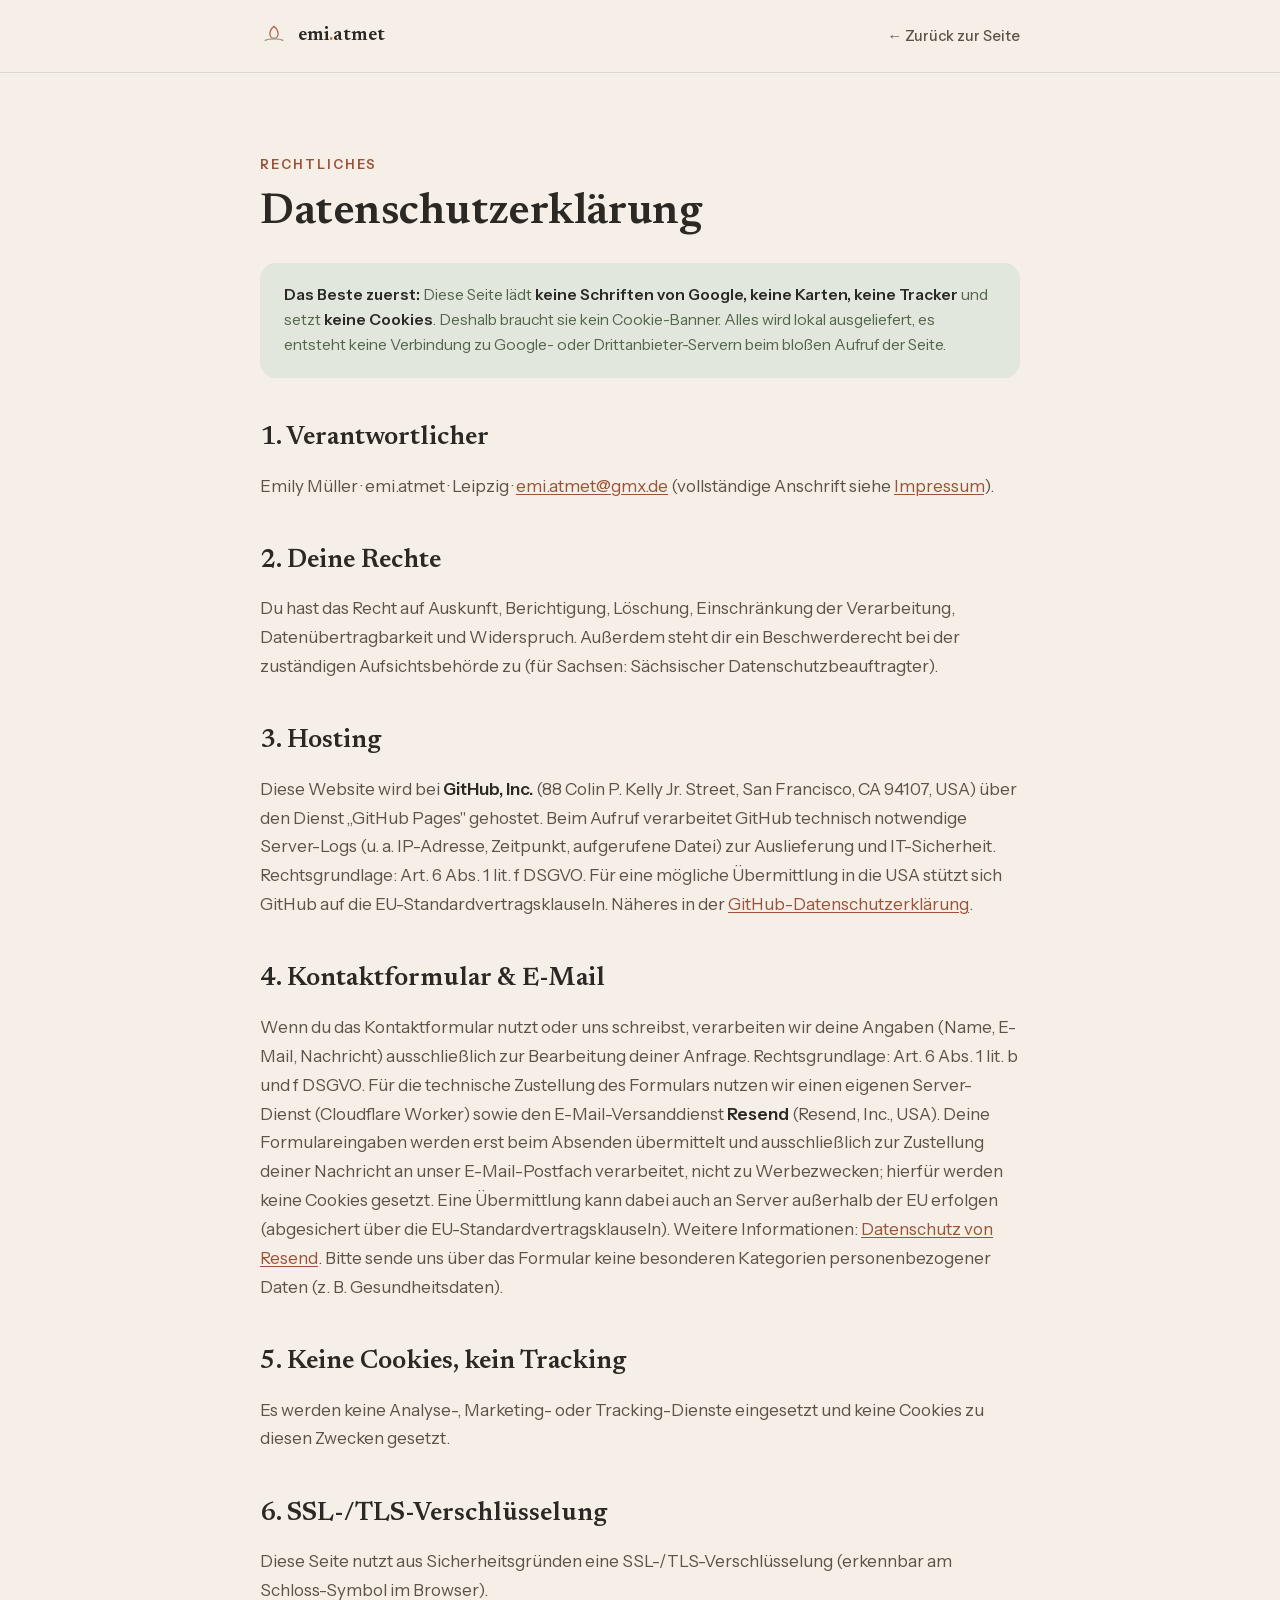
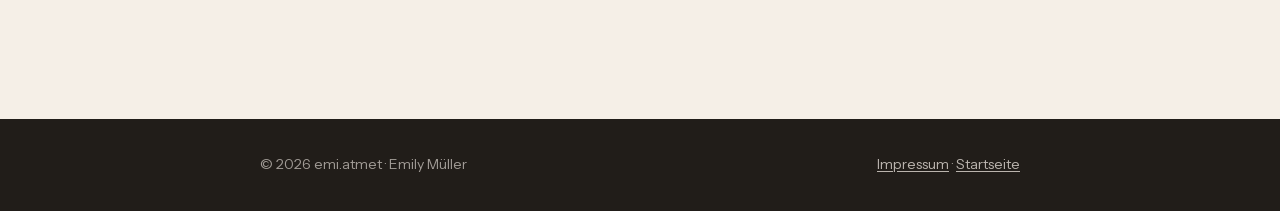
<file: datenschutz.html>
<!DOCTYPE html>
<html lang="de">
<head>
  <meta charset="UTF-8" />
  <meta name="viewport" content="width=device-width, initial-scale=1.0" />
  <meta name="robots" content="index, follow" />
  <link rel="canonical" href="https://emi-atmet.de/datenschutz.html" />
  <title>Datenschutzerklärung | emi.atmet</title>
  <meta name="description" content="Datenschutzerklärung von emi.atmet – Emily Müller, Breathwork Leipzig." />
  <link rel="icon" href="data:image/svg+xml,%3Csvg xmlns='http://www.w3.org/2000/svg' viewBox='0 0 32 32'%3E%3Crect width='32' height='32' rx='7' fill='%23F5EFE7'/%3E%3Cpath d='M16 7c2.8 2.2 4.4 5 4.4 8.2 0 2.6-1.9 4.6-4.4 4.6s-4.4-2-4.4-4.6C11.6 12 13.2 9.2 16 7z' fill='none' stroke='%23B4694E' stroke-width='1.6'/%3E%3Cpath d='M7 22c2.6-1.5 5.8-1.5 9-1.5s6.4 0 9 1.5' fill='none' stroke='%238A9A82' stroke-width='1.6' stroke-linecap='round'/%3E%3C/svg%3E" />
  <link rel="stylesheet" href="assets/fonts.css">
  <link rel="stylesheet" href="assets/legal.css">
</head>
<body>
  <header class="topbar">
    <div class="wrap">
      <a href="index.html" class="wm"><svg class="lotus" viewBox="0 0 32 32" aria-hidden="true"><path d="M16 5c3 2.4 4.7 5.4 4.7 8.8 0 2.8-2.1 4.9-4.7 4.9s-4.7-2.1-4.7-4.9C11.3 10.4 13 7.4 16 5z" fill="none" stroke="#B4694E" stroke-width="1.5"/><path d="M6 21c3-1.7 6.4-1.7 10-1.7s7 0 10 1.7" fill="none" stroke="#8A9A82" stroke-width="1.5" stroke-linecap="round"/></svg><span>emi<b class="dot">.</b>atmet</span></a>
      <a class="back" href="index.html">← Zurück zur Seite</a>
    </div>
  </header>
  <main>
    <div class="wrap">
      <span class="eyebrow">Rechtliches</span>
      <h1>Datenschutzerklärung</h1>

      <div class="good">
        <strong>Das Beste zuerst:</strong> Diese Seite lädt <strong>keine Schriften von Google, keine Karten, keine Tracker</strong> und setzt <strong>keine Cookies</strong>. Deshalb braucht sie kein Cookie-Banner. Alles wird lokal ausgeliefert, es entsteht keine Verbindung zu Google- oder Drittanbieter-Servern beim bloßen Aufruf der Seite.
      </div>

      <h2>1. Verantwortlicher</h2>
      <p>Emily Müller · emi.atmet · Leipzig · <a href="mailto:emi.atmet@gmx.de">emi.atmet@gmx.de</a> (vollständige Anschrift siehe <a href="impressum.html">Impressum</a>).</p>

      <h2>2. Deine Rechte</h2>
      <p>Du hast das Recht auf Auskunft, Berichtigung, Löschung, Einschränkung der Verarbeitung, Datenübertragbarkeit und Widerspruch. Außerdem steht dir ein Beschwerderecht bei der zuständigen Aufsichtsbehörde zu (für Sachsen: Sächsischer Datenschutzbeauftragter).</p>

      <h2>3. Hosting</h2>
      <!-- ⚠ HOSTER bestätigen: unten steht GitHub Pages (Standard-Weg). Bei Hosting auf IONOS-Webspace stattdessen: IONOS SE, Elgendorfer Str. 57, 56410 Montabaur. -->
      <p>Diese Website wird bei <strong>GitHub, Inc.</strong> (88 Colin P. Kelly Jr. Street, San Francisco, CA 94107, USA) über den Dienst „GitHub Pages" gehostet. Beim Aufruf verarbeitet GitHub technisch notwendige Server-Logs (u.&nbsp;a. IP-Adresse, Zeitpunkt, aufgerufene Datei) zur Auslieferung und IT-Sicherheit. Rechtsgrundlage: Art.&nbsp;6 Abs.&nbsp;1 lit.&nbsp;f DSGVO. Für eine mögliche Übermittlung in die USA stützt sich GitHub auf die EU-Standardvertragsklauseln. Näheres in der <a href="https://docs.github.com/site-policy/privacy-policies/github-general-privacy-statement" target="_blank" rel="noopener">GitHub-Datenschutzerklärung</a>.</p>

      <h2>4. Kontaktformular &amp; E-Mail</h2>
      <p>Wenn du das Kontaktformular nutzt oder uns schreibst, verarbeiten wir deine Angaben (Name, E-Mail, Nachricht) ausschließlich zur Bearbeitung deiner Anfrage. Rechtsgrundlage: Art.&nbsp;6 Abs.&nbsp;1 lit.&nbsp;b und f DSGVO. Für die technische Zustellung des Formulars nutzen wir einen eigenen Server-Dienst (Cloudflare Worker) sowie den E-Mail-Versanddienst <strong>Resend</strong> (Resend, Inc., USA). Deine Formulareingaben werden erst beim Absenden übermittelt und ausschließlich zur Zustellung deiner Nachricht an unser E-Mail-Postfach verarbeitet, nicht zu Werbezwecken; hierfür werden keine Cookies gesetzt. Eine Übermittlung kann dabei auch an Server außerhalb der EU erfolgen (abgesichert über die EU-Standardvertragsklauseln). Weitere Informationen: <a href="https://resend.com/legal/privacy-policy" target="_blank" rel="noopener">Datenschutz von Resend</a>. Bitte sende uns über das Formular keine besonderen Kategorien personenbezogener Daten (z.&nbsp;B. Gesundheitsdaten).</p>

      <h2>5. Keine Cookies, kein Tracking</h2>
      <p>Es werden keine Analyse-, Marketing- oder Tracking-Dienste eingesetzt und keine Cookies zu diesen Zwecken gesetzt.</p>

      <h2>6. SSL-/TLS-Verschlüsselung</h2>
      <p>Diese Seite nutzt aus Sicherheitsgründen eine SSL-/TLS-Verschlüsselung (erkennbar am Schloss-Symbol im Browser).</p>
    </div>
  </main>
  <footer>
    <div class="wrap">
      <span>© 2026 emi.atmet · Emily Müller</span>
      <span><a href="impressum.html">Impressum</a> · <a href="index.html">Startseite</a></span>
    </div>
  </footer>
</body>
</html>
</file>
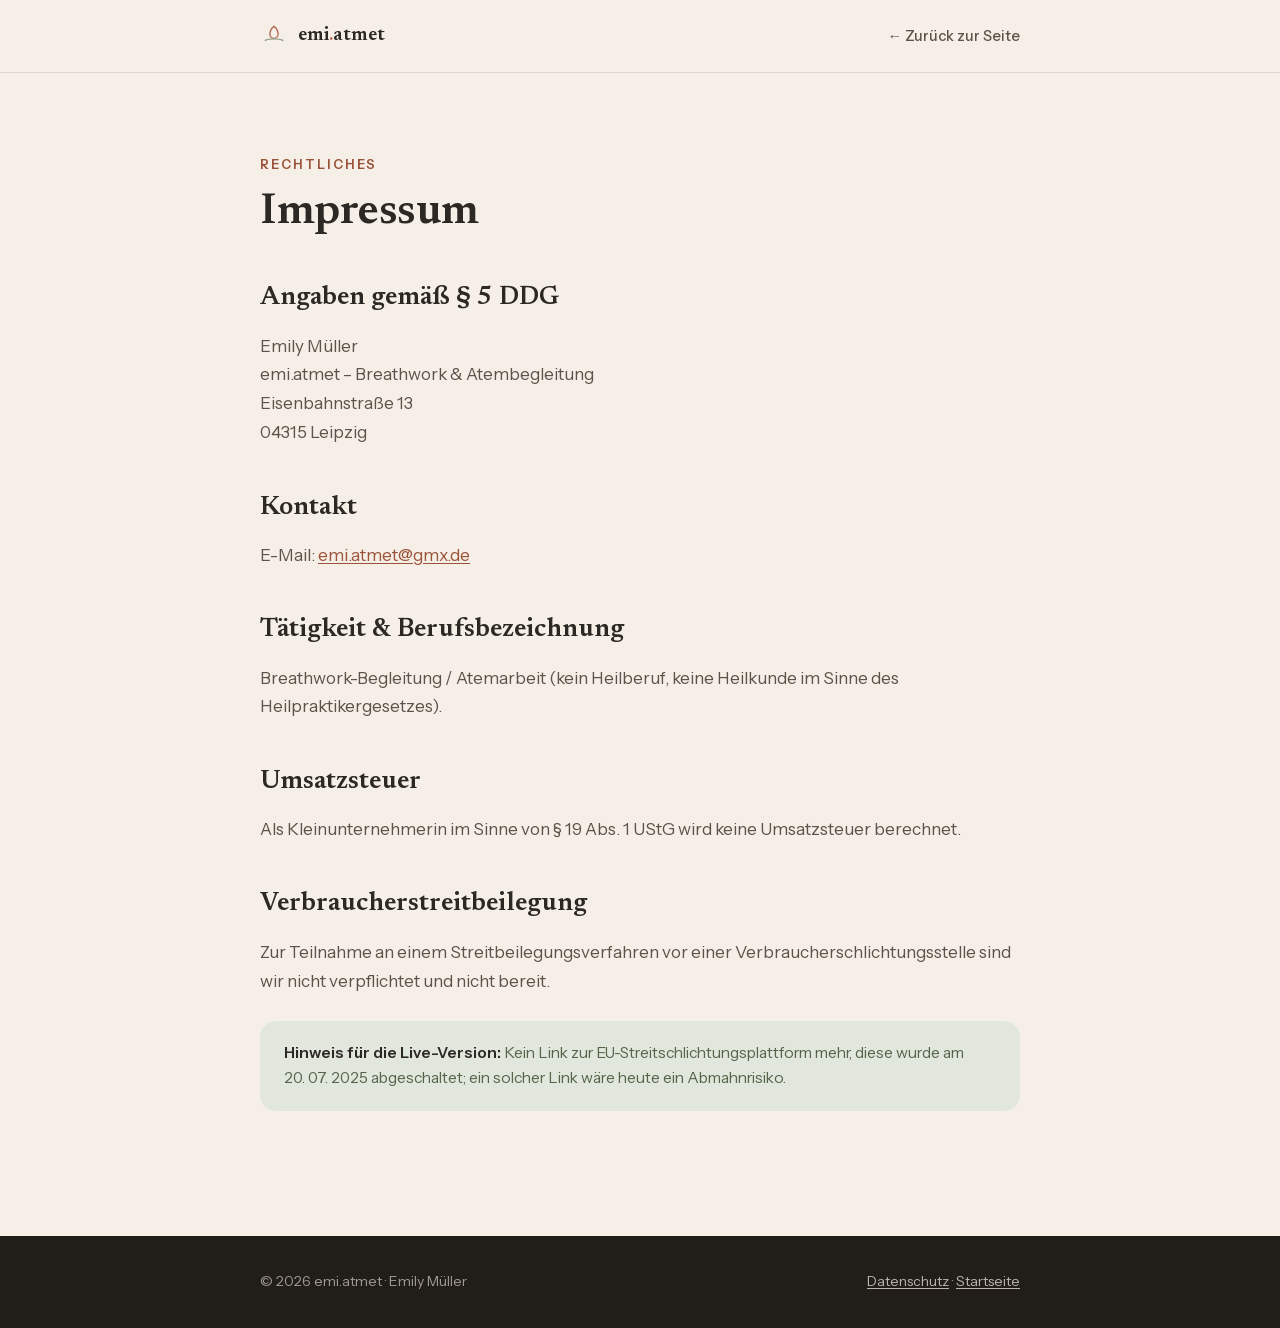
<file: impressum.html>
<!DOCTYPE html>
<html lang="de">
<head>
  <meta charset="UTF-8" />
  <meta name="viewport" content="width=device-width, initial-scale=1.0" />
  <meta name="robots" content="index, follow" />
  <link rel="canonical" href="https://emi-atmet.de/impressum.html" />
  <title>Impressum | emi.atmet</title>
  <meta name="description" content="Impressum von emi.atmet – Emily Müller, Breathwork & Atembegleitung Leipzig." />
  <link rel="icon" href="data:image/svg+xml,%3Csvg xmlns='http://www.w3.org/2000/svg' viewBox='0 0 32 32'%3E%3Crect width='32' height='32' rx='7' fill='%23F5EFE7'/%3E%3Cpath d='M16 7c2.8 2.2 4.4 5 4.4 8.2 0 2.6-1.9 4.6-4.4 4.6s-4.4-2-4.4-4.6C11.6 12 13.2 9.2 16 7z' fill='none' stroke='%23B4694E' stroke-width='1.6'/%3E%3Cpath d='M7 22c2.6-1.5 5.8-1.5 9-1.5s6.4 0 9 1.5' fill='none' stroke='%238A9A82' stroke-width='1.6' stroke-linecap='round'/%3E%3C/svg%3E" />
  <link rel="stylesheet" href="assets/fonts.css">
  <link rel="stylesheet" href="assets/legal.css">
</head>
<body>
  <header class="topbar">
    <div class="wrap">
      <a href="index.html" class="wm"><svg class="lotus" viewBox="0 0 32 32" aria-hidden="true"><path d="M16 5c3 2.4 4.7 5.4 4.7 8.8 0 2.8-2.1 4.9-4.7 4.9s-4.7-2.1-4.7-4.9C11.3 10.4 13 7.4 16 5z" fill="none" stroke="#B4694E" stroke-width="1.5"/><path d="M6 21c3-1.7 6.4-1.7 10-1.7s7 0 10 1.7" fill="none" stroke="#8A9A82" stroke-width="1.5" stroke-linecap="round"/></svg><span>emi<b class="dot">.</b>atmet</span></a>
      <a class="back" href="index.html">← Zurück zur Seite</a>
    </div>
  </header>
  <main>
    <div class="wrap">
      <span class="eyebrow">Rechtliches</span>
      <h1>Impressum</h1>

      <h2>Angaben gemäß § 5 DDG</h2>
      <p>
        Emily Müller<br>
        emi.atmet – Breathwork &amp; Atembegleitung<br>
        Eisenbahnstraße 13<br>
        04315 Leipzig
      </p>

      <h2>Kontakt</h2>
      <p>
        E-Mail: <a href="mailto:emi.atmet@gmx.de">emi.atmet@gmx.de</a>
      </p>

      <h2>Tätigkeit &amp; Berufsbezeichnung</h2>
      <p>Breathwork-Begleitung / Atemarbeit (kein Heilberuf, keine Heilkunde im Sinne des Heilpraktikergesetzes).</p>

      <h2>Umsatzsteuer</h2>
      <p>Als Kleinunternehmerin im Sinne von § 19 Abs. 1 UStG wird keine Umsatzsteuer berechnet.</p>

      <h2>Verbraucherstreitbeilegung</h2>
      <p>Zur Teilnahme an einem Streitbeilegungsverfahren vor einer Verbraucherschlichtungsstelle sind wir nicht verpflichtet und nicht bereit.</p>

      <div class="good">
        <strong>Hinweis für die Live-Version:</strong> Kein Link zur EU-Streitschlichtungsplattform mehr, diese wurde am 20.&nbsp;07.&nbsp;2025 abgeschaltet; ein solcher Link wäre heute ein Abmahnrisiko.
      </div>
    </div>
  </main>
  <footer>
    <div class="wrap">
      <span>© 2026 emi.atmet · Emily Müller</span>
      <span><a href="datenschutz.html">Datenschutz</a> · <a href="index.html">Startseite</a></span>
    </div>
  </footer>
</body>
</html>
</file>
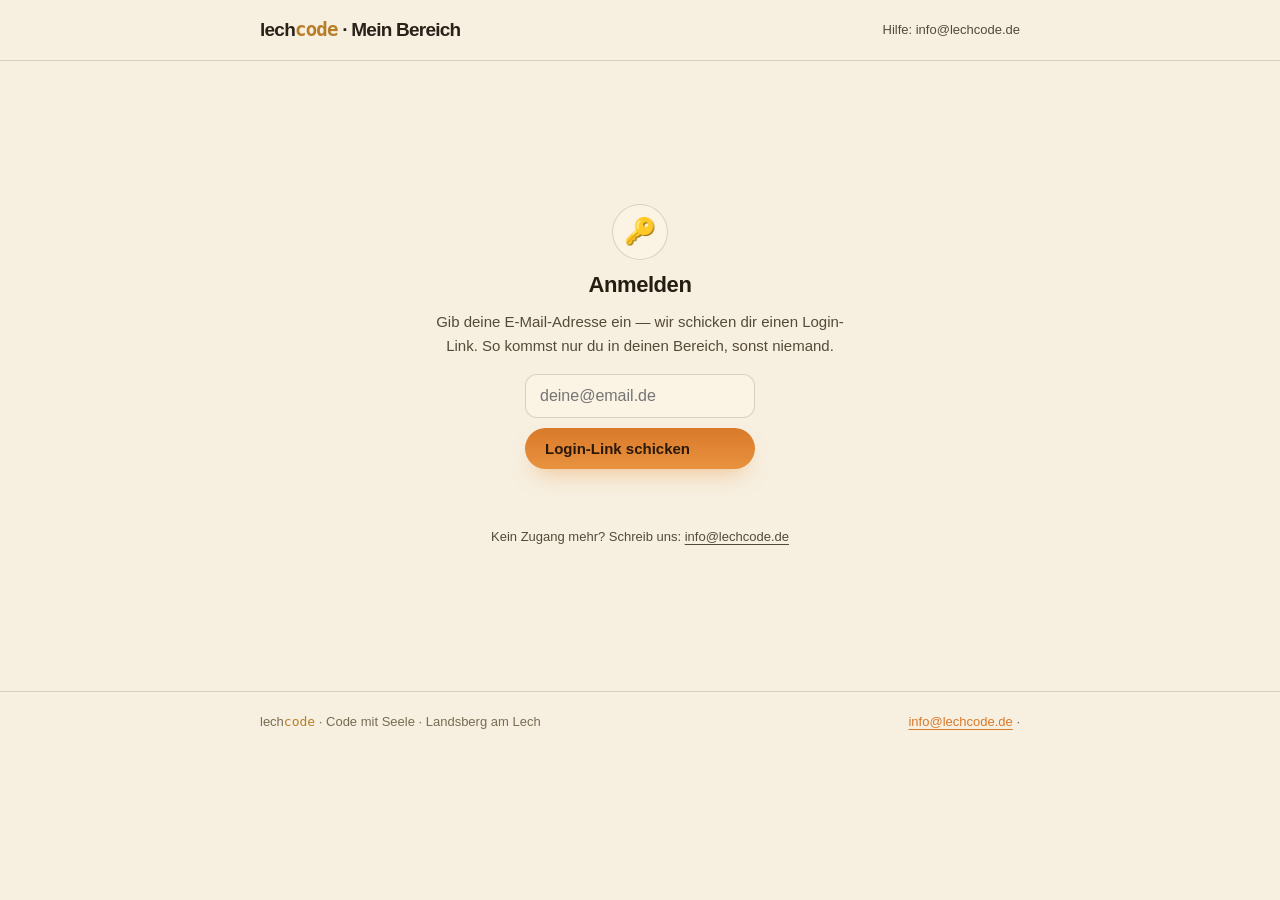
<file: mein-bereich.html>
<!DOCTYPE html>
<!--
  ╔══════════════════════════════════════════════════════════════════╗
  ║  LECHCODE — Mein Bereich (Kunden-Dashboard)                       ║
  ║  Generisches Template — wird per lc-dashboard-install.sh <slug>   ║
  ║  UNVERÄNDERT in jedes Kundenrepo kopiert. Personalisierung läuft  ║
  ║  zur Laufzeit über den Worker (Magic-Link-Token → Name/Slug).     ║
  ║  Zugang:  mein-bereich.html#k=<token>   (Link kommt von uns)      ║
  ║  Selbst-tragend: Systemschriften, keine Requests außer LC_API.    ║
  ╚══════════════════════════════════════════════════════════════════╝
-->
<html lang="de">
<head>
  <meta charset="UTF-8" />
  <meta name="viewport" content="width=device-width, initial-scale=1.0" />
  <meta name="robots" content="noindex, nofollow" />
  <title>Mein Bereich · Lechcode</title>
  <meta name="theme-color" content="#16130c" />
  <link rel="icon" href="[data-uri]" />
  <style>
  :root{
    /* Helles Theme in Homepage-Beige (lechcode.de --cream #f7efe0) */
    --night:#f7efe0; --night-2:#fffaf0; --panel:#fbf3e3; --panel-2:#f0e4cf;
    --bone:#2a2218; --bone-dim:#544a38; --muted:#786c52;
    --amber:#e8923f; --ember:#d97a2b; --gold:#b77e28;
    --gruen:#7aa259; --line:rgba(74,58,34,.18);
    --sans:-apple-system,BlinkMacSystemFont,"Segoe UI",Roboto,sans-serif;
    --mono:ui-monospace,"SF Mono",Menlo,monospace;
    --radius:16px; --radius-lg:22px; --pill:999px;
    --focus:0 0 0 3px rgba(232,146,63,.45);
  }
  *{margin:0;padding:0;box-sizing:border-box;}
  html{overflow-x:clip;}
  body{background:var(--night);color:var(--bone);font-family:var(--sans);line-height:1.6;-webkit-font-smoothing:antialiased;min-height:100dvh;overflow-x:clip;-webkit-text-size-adjust:100%;max-width:100%;}
  h1,h2,h3{line-height:1.2;letter-spacing:-.02em;color:#241d12;text-wrap:balance;}
  a{color:var(--ember);text-decoration:underline;text-underline-offset:3px;}
  img,svg{display:block;max-width:100%;}
  .sr-only{position:absolute;width:1px;height:1px;padding:0;margin:-1px;overflow:hidden;clip:rect(0 0 0 0);white-space:nowrap;border:0;}
  .wrap{width:min(760px,94vw);margin-inline:auto;}
  .kopfzeile{position:sticky;top:0;z-index:40;background:rgba(247,239,224,.85);backdrop-filter:blur(10px);border-bottom:1px solid var(--line);}
  .kopfzeile .wrap{height:60px;display:flex;align-items:center;justify-content:space-between;}
  .wm{font-weight:800;letter-spacing:-.04em;font-size:19px;}
  .wm .code{color:var(--gold);font-family:var(--mono);}
  .kopfzeile .hilfe{font-size:13px;color:var(--bone-dim);text-decoration:none;}
  .kopfzeile .hilfe:hover{color:var(--bone);}

  main{padding:clamp(22px,4vw,40px) 0 60px;display:grid;grid-template-columns:minmax(0,1fr);gap:clamp(18px,3vw,28px);}
  .karte{background:var(--night-2);border:1px solid var(--line);border-radius:var(--radius-lg);padding:clamp(18px,3vw,26px);}
  .karte h2{font-size:clamp(19px,2.4vw,22px);margin-bottom:6px;}
  .karte .unter{color:var(--muted);font-size:14px;margin-bottom:16px;}
  .karte .ki-hinweis{display:flex;gap:8px;align-items:flex-start;font-size:12.5px;line-height:1.5;color:var(--bone-dim);background:rgba(232,146,63,.10);border:1px solid rgba(232,146,63,.24);border-radius:10px;padding:9px 12px;margin:2px 0 16px;}
  .karte .ki-hinweis strong{color:var(--ember);font-weight:700;}
  .login-neu{display:flex;flex-wrap:wrap;gap:10px 16px;align-items:center;justify-content:space-between;background:rgba(232,146,63,.10);border:1px solid rgba(232,146,63,.28);border-radius:var(--radius-lg);padding:14px 18px;margin:0 0 18px;font-size:14.5px;line-height:1.5;}
  .login-neu strong{color:var(--ember);}
  .karte .ki-hinweis a{color:var(--gold);text-decoration:none;border-bottom:1px solid rgba(231,185,100,.45);}
  .gruss h1{font-size:clamp(24px,4vw,32px);}
  .gruss p{color:var(--bone-dim);margin-top:6px;}

  .btn{display:inline-flex;align-items:center;gap:8px;cursor:pointer;border:none;
    background:linear-gradient(180deg,var(--ember),var(--amber));color:#2a1808;
    font-weight:700;font-size:15px;padding:12px 20px;border-radius:var(--pill);font-family:var(--sans);
    box-shadow:0 12px 22px -10px rgba(232,146,63,.55);transition:transform .2s,opacity .2s;}
  .btn:hover{transform:translateY(-1px);}
  .btn:focus-visible{outline:none;box-shadow:var(--focus);}
  .btn[disabled]{opacity:.45;cursor:not-allowed;transform:none;}
  .btn-ghost{background:transparent;color:var(--bone-dim);box-shadow:inset 0 0 0 1.5px var(--line);}

  /* Zeitleiste */
  .job{border:1px solid var(--line);border-radius:var(--radius);padding:14px 16px;display:grid;gap:4px;margin-bottom:10px;background:var(--panel);}
  .job .zeile1{display:flex;justify-content:space-between;gap:10px;align-items:baseline;flex-wrap:wrap;}
  .job .was{font-weight:600;}
  .job .wann{color:var(--muted);font-size:12.5px;font-family:var(--mono);}
  .schritte{display:flex;align-items:center;gap:0;margin-top:8px;}
  .schritt{display:flex;align-items:center;gap:0;flex:1;}
  .punkt{width:22px;height:22px;border-radius:50%;border:2px solid var(--line);display:grid;place-items:center;font-size:11px;flex:none;background:var(--night-2);color:var(--muted);}
  .strich{height:2px;background:var(--line);flex:1;}
  .schritt.aktiv .punkt{background:var(--amber);border-color:var(--amber);color:#2a1808;}
  .schritt.fertig .punkt{background:var(--gruen);border-color:var(--gruen);color:#1c2413;}
  .schritt.fertig .strich,.schritt.aktiv .strich{background:var(--amber);}
  .schritt-namen{display:flex;justify-content:space-between;margin-top:6px;color:var(--muted);font-size:11.5px;}
  .job .live-link{margin-top:8px;font-size:14px;}
  .job.problem{border-color:rgba(189,123,84,.5);}
  .leer{color:var(--muted);font-size:14.5px;}

  /* Chat — eigene Unterhaltungs-Fläche */
  .chat-verlauf{background:var(--night);border:1px solid var(--line);border-radius:16px;
    min-height:150px;max-height:380px;overflow-y:auto;display:flex;flex-direction:column;gap:13px;
    padding:16px;margin-bottom:12px;scroll-behavior:smooth;}
  .msg-row{display:flex;gap:9px;align-items:flex-end;max-width:min(94%,620px);align-self:flex-start;}
  .msg-avatar{flex:none;width:28px;height:28px;border-radius:50%;background:var(--panel-2);
    border:1px solid rgba(231,185,100,.3);display:grid;place-items:center;margin-bottom:2px;}
  .msg-avatar svg{width:17px;height:17px;color:var(--gold);}
  .msg{padding:11px 15px;border-radius:16px;font-size:15px;line-height:1.55;white-space:pre-wrap;overflow-wrap:anywhere;}
  .msg-row .msg{min-width:0;}
  .msg.ki{align-self:flex-start;background:var(--panel-2);color:var(--bone);border-bottom-left-radius:5px;}
  .msg.du{align-self:flex-end;max-width:min(78%,480px);
    background:linear-gradient(180deg,rgba(232,146,63,.22),rgba(232,146,63,.12));
    border:1px solid rgba(232,146,63,.38);color:#3a2c17;border-bottom-right-radius:5px;}
  .tipp{display:none;align-self:flex-start;padding:2px 6px;color:var(--muted);font-size:13px;}
  .tipp.an{display:block;}

  /* Composer — ein zusammenhängendes Eingabefeld (wie die Aufnahme-Leiste) */
  .chat-eingabe{display:flex;flex-direction:column;gap:8px;}
  .composer{flex:1;min-width:0;display:flex;align-items:flex-end;gap:4px;background:var(--night-2);
    border:1px solid rgba(231,185,100,.22);border-radius:18px;padding:6px 6px 6px 6px;
    transition:border-color .2s,box-shadow .2s;}
  .composer:focus-within{border-color:rgba(231,185,100,.5);box-shadow:0 0 0 3px rgba(232,146,63,.13);}
  .composer textarea{flex:1;min-width:0;resize:none;border:none;background:transparent;color:var(--bone);
    font-family:var(--sans);font-size:16px;line-height:1.45;padding:10px 4px;min-height:24px;max-height:120px;}
  .composer textarea::placeholder{color:var(--muted);white-space:nowrap;text-overflow:ellipsis;}
  .composer textarea:focus{outline:none;}
  .composer-send{flex:none;width:40px;height:40px;border-radius:50%;border:none;cursor:pointer;
    background:linear-gradient(180deg,var(--ember),var(--amber));color:#2a1808;display:grid;place-items:center;
    box-shadow:inset 0 1px 0 rgba(255,220,170,.5),0 8px 16px -8px rgba(232,146,63,.6);transition:transform .2s,opacity .2s;}
  .composer-send:hover{transform:translateY(-1px);}
  .composer-send:focus-visible{outline:none;box-shadow:var(--focus);}
  .composer-send[disabled]{opacity:.4;cursor:default;transform:none;}
  .composer-send svg{width:19px;height:19px;}
  /* Datei im Chat: Büroklammer im Composer + Anhang-Leiste + Datei-Bubble */
  .lc-attach{flex:none;width:40px;height:40px;border-radius:50%;border:none;background:transparent;color:var(--gold);display:grid;place-items:center;cursor:pointer;transition:color .2s,background .2s;}
  .lc-attach:hover{color:var(--ember);background:rgba(231,185,100,.09);}
  .lc-attach:focus-visible{outline:none;box-shadow:var(--focus);}
  .lc-attach svg{width:20px;height:20px;}
  .chat-anhang{display:none;align-items:center;gap:11px;padding:8px 10px;border:1px solid var(--line);border-radius:14px;background:var(--night-2);}
  .chat-anhang.an{display:flex;}
  .chat-anhang img{width:46px;height:46px;object-fit:cover;border-radius:9px;border:1px solid var(--line);flex:none;}
  .chat-anhang .ah-ic{width:46px;height:46px;border-radius:9px;border:1px solid var(--line);background:var(--panel);display:grid;place-items:center;font-size:22px;flex:none;}
  .chat-anhang .ah-meta{min-width:0;flex:1;display:flex;flex-direction:column;line-height:1.3;}
  .chat-anhang .ah-name{font-size:14px;color:var(--bone);white-space:nowrap;overflow:hidden;text-overflow:ellipsis;}
  .chat-anhang .ah-size{font-size:12px;color:var(--muted);}
  .chat-anhang .ah-x{flex:none;width:28px;height:28px;border-radius:50%;border:none;background:transparent;color:var(--muted);cursor:pointer;font-size:16px;display:grid;place-items:center;}
  .chat-anhang .ah-x:hover{background:rgba(255,255,255,.06);color:var(--bone);}
  .chat-eingabe-zeile.zieht .composer{border-color:var(--amber);box-shadow:0 0 0 3px rgba(232,146,63,.13);}
  .msg.datei{display:flex;flex-direction:column;gap:7px;}
  .msg.datei img{max-width:220px;width:100%;border-radius:11px;border:1px solid rgba(255,255,255,.14);display:block;}
  .msg.datei .d-chip{display:flex;align-items:center;gap:9px;}
  .msg.datei .d-chip .d-ic{font-size:22px;flex:none;}
  .chat-tools{display:flex;align-items:center;justify-content:center;gap:10px;flex-wrap:wrap;margin-top:14px;color:var(--muted);font-size:13px;}
  .chat-tools .btn-ghost{font-size:14px;padding:9px 18px;white-space:nowrap;}
  .chat-verlauf::-webkit-scrollbar{width:8px;}
  .chat-verlauf::-webkit-scrollbar-thumb{background:rgba(231,185,100,.18);border-radius:8px;}
  .chat-verlauf::-webkit-scrollbar-track{background:transparent;}
  .beauftragen{margin-top:12px;display:none;}
  .beauftragen.an{display:block;}
  .beauftragen .kasten{background:var(--panel);border:1px solid rgba(232,146,63,.35);border-radius:var(--radius);padding:14px 16px;margin-bottom:12px;font-size:14.5px;}
  .beauftragen .kasten b{color:var(--gold);}

  /* Upload */
  .drop{border:2px dashed var(--line);border-radius:var(--radius);padding:22px;text-align:center;cursor:pointer;transition:border-color .2s;}
  .drop:hover,.drop.zieht{border-color:var(--amber);}
  .drop input{display:none;}
  .drop .gross{font-size:15px;font-weight:600;}
  .drop .klein{color:var(--muted);font-size:13px;margin-top:4px;}
  .vorschau{display:none;margin-top:14px;gap:14px;align-items:flex-start;}
  .vorschau.an{display:flex;flex-wrap:wrap;}
  .vorschau img{width:110px;height:110px;object-fit:cover;border-radius:12px;border:1px solid var(--line);}
  .datei-chip{display:none;align-items:center;gap:11px;width:110px;padding:14px 10px;border-radius:12px;border:1px solid var(--line);background:var(--panel);flex-direction:column;text-align:center;}
  .datei-chip.an{display:flex;}
  .datei-icon{font-size:30px;line-height:1;}
  .datei-meta{display:flex;flex-direction:column;gap:2px;min-width:0;width:100%;}
  .datei-meta #datei-name{font-size:12.5px;font-weight:600;word-break:break-word;line-height:1.3;}
  .datei-meta small{color:var(--muted);font-size:11.5px;font-family:var(--mono);}
  .vorschau .rechts{flex:1;min-width:220px;display:grid;gap:8px;align-content:start;}
  .feld-label{font-size:14px;color:var(--bone-dim);}
  .vorschau textarea{border:1px solid var(--line);background:var(--panel);color:var(--bone);font-family:var(--sans);font-size:15px;line-height:1.45;border-radius:11px;padding:10px 12px;width:100%;resize:vertical;min-height:78px;}
  .vorschau textarea:focus-visible{outline:none;box-shadow:var(--focus);}
  .upload-status{margin-top:10px;font-size:14px;color:var(--gruen);display:none;}
  .upload-status.an{display:block;}
  .upload-status.fehler{color:#f0b090;}

  /* FAQ — auf .faq gescoped, damit die generischen details/summary-Regeln NICHT
     in andere <details> (z. B. den „Erledigt"-Klappbereich) leaken. */
  .faq details{border-bottom:1px solid var(--line);padding:12px 2px;}
  .faq details:last-of-type{border-bottom:none;}
  .faq summary{cursor:pointer;font-weight:600;font-size:15px;list-style:none;display:flex;justify-content:space-between;gap:10px;}
  .faq summary::-webkit-details-marker{display:none;}
  .faq summary::after{content:"+";color:var(--gold);font-family:var(--mono);}
  .faq details[open] summary::after{content:"–";}
  .faq details p{color:var(--bone-dim);font-size:14.5px;margin-top:8px;}

  /* Zugang fehlt / Fehler */
  .vollbild{display:none;place-items:center;min-height:70dvh;text-align:center;padding:24px;}
  .vollbild.an{display:grid;}
  .vollbild .inhalt{max-width:420px;display:grid;gap:12px;justify-items:center;}
  .vollbild .zeichen{width:56px;height:56px;border-radius:50%;background:var(--panel);border:1px solid var(--line);display:grid;place-items:center;font-size:26px;}

  footer{border-top:1px solid var(--line);padding:20px 0 32px;color:var(--muted);font-size:13px;}
  footer .wrap{display:flex;justify-content:space-between;flex-wrap:wrap;gap:10px;}

  /* ===== Deine Website — Live-Vorschau ===== */
  .seite-kopf{display:flex;justify-content:space-between;align-items:center;gap:14px;flex-wrap:wrap;margin-bottom:14px;}
  .seite-kopf h2{margin-bottom:2px;}
  .seite-fenster{position:relative;border:1px solid var(--line);border-radius:var(--radius);overflow:hidden;background:var(--panel-2);aspect-ratio:16/10;box-shadow:0 18px 34px -22px rgba(74,58,34,.5);}
  .seite-fenster .leiste{position:absolute;top:0;left:0;right:0;height:31px;background:var(--panel-2);border-bottom:1px solid var(--line);display:flex;align-items:center;gap:6px;padding:0 13px;z-index:2;}
  .seite-fenster .leiste i{width:9px;height:9px;border-radius:50%;background:rgba(74,58,34,.22);display:block;}
  .seite-rahmen{position:absolute;top:31px;left:0;right:0;bottom:0;overflow:hidden;background:#fff;}
  .seite-rahmen iframe{width:200%;height:200%;border:0;transform:scale(.5);transform-origin:0 0;background:#fff;pointer-events:none;}
  .seite-fenster .klick{position:absolute;inset:0;z-index:3;display:block;}
  .seite-fenster .lupe{position:absolute;right:12px;bottom:12px;z-index:4;background:rgba(247,239,224,.92);border:1px solid var(--line);border-radius:var(--pill);font-size:12.5px;padding:5px 12px;color:var(--bone-dim);backdrop-filter:blur(4px);pointer-events:none;}
  #seite-ansehen{white-space:nowrap;text-decoration:none;}
  .job .laenger{margin-top:9px;font-size:13.5px;color:var(--bone-dim);background:var(--panel-2);border:1px solid var(--line);border-radius:11px;padding:9px 12px;line-height:1.5;}
  .job-fb{margin-top:12px;padding-top:12px;border-top:1px solid var(--line);display:flex;align-items:center;gap:9px;flex-wrap:wrap;}
  .job-fb .fb-frage{font-size:13.5px;color:var(--bone-dim);}
  .job-fb .fb-btn{font-size:13px;padding:6px 14px;}
  .job-fb .fb-dank{font-size:13.5px;color:var(--gruen);}
  /* Erledigt — einklappbarer Verlauf */
  .erledigt{margin-top:12px;border:1px solid var(--line);border-radius:var(--radius);background:var(--panel);overflow:hidden;}
  .erledigt > summary{cursor:pointer;list-style:none;display:flex;align-items:center;gap:9px;padding:13px 16px;font-weight:600;font-size:14.5px;color:var(--bone-dim);user-select:none;}
  .erledigt > summary::-webkit-details-marker{display:none;}
  .erledigt > summary::after{content:"▾";margin-left:auto;color:var(--muted);transition:transform .25s;}
  .erledigt[open] > summary::after{transform:rotate(180deg);}
  .erledigt > summary:hover{color:var(--bone);}
  .erledigt .erl-check{width:20px;height:20px;border-radius:50%;background:var(--gruen);color:#1c2413;display:grid;place-items:center;font-size:11px;flex:none;}
  .erledigt .erl-n{color:var(--muted);font-weight:600;}
  .erledigt-liste{padding:0 12px 12px;display:grid;gap:8px;}
  .erl-item{border:1px solid var(--line);border-radius:12px;padding:12px 14px;background:var(--night-2);}
  .erl-item .zeile1{display:flex;justify-content:space-between;gap:10px;align-items:baseline;flex-wrap:wrap;}
  .erl-item .was{font-weight:600;font-size:14.5px;}
  .erl-item .wann{color:var(--muted);font-size:12px;font-family:var(--mono);}
  .erl-item .live-badge{color:var(--gruen);font-size:13px;font-weight:600;margin-top:2px;}
  .erl-item .live-link{margin-top:6px;font-size:13.5px;}
  /* ===== Sprachnachricht ===== */
  .lc-mic{flex:none;width:40px;height:40px;border-radius:50%;border:none;background:transparent;color:var(--gold);display:grid;place-items:center;cursor:pointer;transition:color .2s,background .2s;}
  .lc-mic:hover{color:var(--ember);background:rgba(231,185,100,.09);}
  .lc-mic:focus-visible{outline:none;box-shadow:var(--focus);}
  .lc-mic svg{width:21px;height:21px;}
  .lc-rec{flex:1;min-width:0;display:flex;align-items:center;gap:10px;background:var(--night-2);border:1px solid rgba(231,185,100,.32);border-radius:18px;padding:7px 8px 7px 14px;min-height:52px;}
  .lc-rec-dot{width:11px;height:11px;border-radius:50%;background:var(--amber);flex:none;animation:lc-pulse 1.4s infinite;}
  @keyframes lc-pulse{0%{box-shadow:0 0 0 0 rgba(232,146,63,.55)}70%{box-shadow:0 0 0 9px rgba(232,146,63,0)}100%{box-shadow:0 0 0 0 rgba(232,146,63,0)}}
  .lc-rec-time{font-family:var(--mono);font-size:13px;color:var(--bone-dim);flex:none;min-width:36px;font-variant-numeric:tabular-nums;}
  .lc-rec-wave{flex:1;min-width:0;display:flex;align-items:center;justify-content:center;gap:3px;height:26px;overflow:hidden;}
  .lc-rec-wave i{flex:none;width:3px;height:8%;background:linear-gradient(180deg,var(--ember),var(--amber));border-radius:2px;transition:height .09s ease;}
  .lc-rec-btn{flex:none;width:38px;height:38px;border-radius:50%;border:none;cursor:pointer;display:grid;place-items:center;font-size:16px;line-height:1;}
  .lc-rec-cancel{background:transparent;color:var(--bone-dim);border:1px solid rgba(231,185,100,.22);}
  .lc-rec-cancel:hover{color:#f0b090;}
  .lc-rec-send{background:linear-gradient(180deg,var(--ember),var(--amber));color:#2a1808;box-shadow:0 8px 18px -8px rgba(232,146,63,.6);}
  .lc-rec-btn:focus-visible,.lc-mic:focus-visible{outline:none;box-shadow:var(--focus);}
  .msg.voice{display:flex;flex-direction:column;gap:8px;min-width:min(210px,82%);}
  .lc-vrow{display:flex;align-items:center;gap:10px;}
  .lc-vplay{flex:none;width:32px;height:32px;border-radius:50%;border:none;cursor:pointer;background:linear-gradient(180deg,var(--ember),var(--amber));color:#2a1808;display:grid;place-items:center;font-size:12px;}
  .lc-vplay:focus-visible{outline:none;box-shadow:var(--focus);}
  .lc-vwave{flex:1;display:flex;align-items:center;gap:2px;height:24px;}
  .lc-vwave i{flex:1;min-width:2px;background:rgba(231,185,100,.42);border-radius:2px;transition:background .12s;}
  .lc-vwave i.on{background:linear-gradient(180deg,var(--ember),var(--amber));}
  .lc-vdur{font-family:var(--mono);font-size:12px;color:var(--bone-dim);flex:none;font-variant-numeric:tabular-nums;}
  .lc-vtext{line-height:1.5;}
  .lc-vtext.warten{color:var(--bone-dim);font-style:italic;}
  .lc-vtext .lc-mini{opacity:.6;margin-right:5px;}
  @media (prefers-reduced-motion:reduce){.lc-rec-dot{animation:none;}.lc-rec-wave i,.lc-vwave i{transition:none;}}
  @media (max-width:640px){
    .chat-verlauf{max-height:min(62vh,460px);}   /* handlicher: nutzt mehr Höhe, weniger „kleines Fenster im großen Scroll“ */
    .msg-row{max-width:100%;}
    .msg.du{max-width:82%;}
    .msg.datei img{max-width:min(220px,72vw);}
    .lc-vwave{overflow:hidden;}
    #gruss-titel{font-size:clamp(26px,7vw,34px);}
  }

  /* ===== Umzugs-Assistent (Domain verbinden) ===== */
  .umzug-intro{color:var(--bone-dim);font-size:14.5px;margin-bottom:14px;}
  .umzug-feld{display:flex;gap:8px;flex-wrap:wrap;align-items:stretch;margin-bottom:4px;}
  .umzug-feld input{flex:1;min-width:200px;border:1px solid var(--line);background:var(--panel);color:var(--bone);font-family:var(--sans);font-size:16px;border-radius:12px;padding:11px 14px;}
  .umzug-feld input:focus-visible{outline:none;box-shadow:var(--focus);}
  .umzug-hinweis{font-size:13px;color:var(--muted);margin-top:8px;line-height:1.5;}
  .umzug-box{background:var(--panel);border:1px solid var(--line);border-radius:var(--radius);padding:14px 16px;margin:12px 0;font-size:14.5px;line-height:1.6;}
  .umzug-box.gut{border-color:rgba(122,162,89,.5);background:rgba(122,162,89,.10);}
  .umzug-box.warm{border-color:rgba(232,146,63,.4);background:rgba(232,146,63,.09);}
  .umzug-box b{color:var(--gold);}
  .stepper{list-style:none;display:grid;gap:0;margin:8px 0 4px;padding:0;}
  .stepper li{display:grid;grid-template-columns:26px minmax(0,1fr);gap:12px;padding:0 0 18px;position:relative;}
  .stepper li::before{content:"";position:absolute;left:12px;top:26px;bottom:0;width:2px;background:var(--line);}
  .stepper li:last-child::before{display:none;}
  .stepper .st-punkt{width:26px;height:26px;border-radius:50%;border:2px solid var(--line);background:var(--night-2);display:grid;place-items:center;font-size:13px;color:var(--muted);z-index:1;}
  .stepper li.fertig .st-punkt{background:var(--gruen);border-color:var(--gruen);color:#1c2413;}
  .stepper li[aria-current="step"] .st-punkt{background:var(--amber);border-color:var(--amber);color:#2a1808;}
  .stepper .st-inhalt{padding-top:2px;min-width:0;}
  .stepper .st-titel{font-weight:600;font-size:15px;}
  .stepper li:not([aria-current="step"]):not(.fertig) .st-inhalt{opacity:.5;}
  .stepper .st-detail{margin-top:8px;font-size:14px;color:var(--bone-dim);line-height:1.6;}
  .ns-liste{display:grid;gap:8px;margin:10px 0;}
  .ns-zeile{display:flex;align-items:center;gap:8px;background:var(--night-2);border:1px solid var(--line);border-radius:12px;padding:7px 8px 7px 12px;}
  .ns-zeile code{flex:1;min-width:0;font-family:var(--mono);font-size:15px;color:var(--bone);user-select:all;overflow:auto;white-space:nowrap;}
  .ns-copy{flex:none;border:1px solid var(--line);background:transparent;color:var(--gold);cursor:pointer;font-size:13px;padding:6px 11px;border-radius:9px;font-family:var(--sans);}
  .ns-copy:hover{background:rgba(231,185,100,.12);color:var(--ember);}
  .ns-copy:focus-visible{outline:none;box-shadow:var(--focus);}
  .umzug-schritte{margin:10px 0 4px;padding-left:20px;font-size:14px;color:var(--bone-dim);line-height:1.6;}
  .umzug-schritte li{margin-bottom:6px;}
  .umzug-schritte .sub{display:block;color:var(--muted);font-size:12.5px;font-family:var(--mono);margin-top:2px;word-break:break-word;}
  </style>
</head>
<body>

  <header class="kopfzeile">
    <div class="wrap">
      <span class="wm">lech<span class="code">code</span> · Mein Bereich</span>
      <a class="hilfe" href="mailto:info@lechcode.de">Hilfe: info@lechcode.de</a>
    </div>
  </header>

  <!-- Login (passwortlos, per E-Mail-Link) -->
  <div class="vollbild" id="kein-zugang">
    <div class="inhalt">
      <div class="zeichen">🔑</div>
      <h1 style="font-size:22px;">Anmelden</h1>
      <p style="color:var(--bone-dim);font-size:15px;">Gib deine E-Mail-Adresse ein — wir schicken dir einen Login-Link. So kommst nur du in deinen Bereich, sonst niemand.</p>
      <form id="login-form" style="display:flex;flex-direction:column;gap:10px;max-width:340px;margin:4px auto 0;">
        <input id="login-email" type="email" required autocomplete="email" inputmode="email" placeholder="deine@email.de"
          style="border:1px solid var(--line);background:var(--panel);color:var(--bone);font-family:var(--sans);font-size:16px;border-radius:12px;padding:12px 14px;width:100%;box-sizing:border-box;">
        <button class="btn" type="submit" id="login-btn">Login-Link schicken</button>
      </form>
      <p id="login-status" role="status" aria-live="polite" style="min-height:20px;color:var(--bone-dim);font-size:14px;margin-top:12px;"></p>
      <p style="color:var(--bone-dim);font-size:13px;margin-top:2px;">Kein Zugang mehr? Schreib uns: <a href="mailto:info@lechcode.de" style="color:inherit;">info@lechcode.de</a></p>
    </div>
  </div>

  <main class="wrap" id="app" style="display:none;">

    <section class="gruss">
      <h1 id="gruss-titel">Schön, dass du da bist!</h1>
      <p>Hier ist dein persönlicher KI-Berater: Frag ihn alles rund um deine Website, lad Bilder hoch oder sag einfach, was geändert werden soll — den Rest macht unsere Automatik, meist in wenigen Minuten bis Stunden.</p>
    </section>

    <div class="login-neu" id="login-neu" style="display:none;" role="status">
      <span><strong>Neu:</strong> Melde dich ab jetzt mit deiner E-Mail-Adresse an. Das ist sicherer als der alte Link — einmal umstellen, dann bleibst du 30 Tage angemeldet.</span>
      <button class="btn" type="button" id="login-neu-btn">Jetzt mit E-Mail anmelden</button>
    </div>

    <section class="karte seite-karte" id="seite-karte">
      <div class="seite-kopf">
        <div>
          <h2>Deine Website</h2>
          <p class="unter" style="margin-bottom:0;">So sieht deine Seite gerade live aus.</p>
        </div>
        <a class="btn" id="seite-ansehen" href="./" target="_blank" rel="noopener">Deine Seite ansehen ↗</a>
      </div>
      <div class="seite-fenster">
        <div class="leiste"><i></i><i></i><i></i></div>
        <div class="seite-rahmen">
          <iframe id="seite-iframe" title="Live-Vorschau deiner Website" loading="lazy" scrolling="no" tabindex="-1"></iframe>
        </div>
        <a class="klick" href="./" target="_blank" rel="noopener" aria-label="Website in neuem Tab öffnen"></a>
        <span class="lupe">Zum Öffnen tippen ↗</span>
      </div>
    </section>

    <section class="karte" id="status-karte">
      <h2>Deine Aufträge</h2>
      <p class="unter">Hier siehst du live, was gerade passiert. Die Anzeige aktualisiert sich von selbst.</p>
      <div id="lc-ansage" class="sr-only" aria-live="polite" role="status"></div>
      <div id="jobs"><p class="leer">Noch keine Aufträge — schreib unten einfach deinen ersten Wunsch in den Chat. 🌿</p></div>
      <div id="erledigt-wrap"></div>
    </section>

    <section class="karte" id="umzug-karte" style="display:none;">
      <h2>Deine Domain verbinden 🌐</h2>
      <p class="unter">Schalte deine Wunsch-Adresse in wenigen einfachen Schritten live — deine E-Mails bleiben dabei sicher. Bei jeder Frage sind wir da.</p>
      <div id="umzug-inhalt"></div>
    </section>

    <section class="karte">
      <h2>Dein KI-Berater 💬</h2>
      <p class="unter">Frag mich alles rund um deine Website, deine Texte und wie du besser gefunden wirst — oder sag mir einfach, was ich für dich ändern soll.</p>
      <p class="ki-hinweis"><span aria-hidden="true">ℹ️</span><span>Hinweis: Hier antwortet eine <strong>KI</strong>, kein Mensch. Ein echter Mensch ist jederzeit über <a href="mailto:info@lechcode.de">info@lechcode.de</a> für dich da.</span></p>
      <div class="chat-verlauf" id="chat-verlauf"></div>
      <p class="tipp" id="tipp">… schreibt</p>
      <div class="chat-eingabe" id="chat-eingabe-zeile">
        <div class="chat-anhang" id="chat-anhang" aria-live="polite"></div>
        <div class="composer" id="composer">
          <input type="file" id="chat-datei" accept="image/png,image/jpeg,image/webp,image/gif,image/heic,video/*,.pdf,.doc,.docx,.txt,.rtf,.csv,.ppt,.pptx,.xls,.xlsx,.heic" style="display:none">
          <button class="lc-attach" id="chat-attach" type="button" aria-label="Datei anhängen" title="Datei anhängen (Bild, PDF, Dokument)">
            <svg viewBox="0 0 24 24" fill="none" stroke="currentColor" stroke-width="2" stroke-linecap="round" stroke-linejoin="round" aria-hidden="true"><path d="M21.44 11.05l-9.19 9.19a6 6 0 0 1-8.49-8.49l9.19-9.19a4 4 0 0 1 5.66 5.66l-9.2 9.19a2 2 0 0 1-2.83-2.83l8.49-8.48"/></svg>
          </button>
          <button class="lc-mic" id="chat-mic" type="button" aria-label="Sprachnachricht aufnehmen" title="Sprachnachricht aufnehmen">
            <svg viewBox="0 0 24 24" fill="none" stroke="currentColor" stroke-width="2" stroke-linecap="round" stroke-linejoin="round" aria-hidden="true"><rect x="9" y="2" width="6" height="12" rx="3"/><path d="M5 10a7 7 0 0 0 14 0"/><path d="M12 19v3"/></svg>
          </button>
          <textarea id="chat-eingabe" rows="1" placeholder="Schreib, sprich oder häng was an …" aria-label="Nachricht an deinen Berater"></textarea>
          <button class="composer-send" id="chat-senden" type="button" aria-label="Senden">
            <svg viewBox="0 0 24 24" fill="none" stroke="currentColor" stroke-width="2.2" stroke-linecap="round" stroke-linejoin="round" aria-hidden="true"><path d="M6 12h13M13 6l6 6-6 6"/></svg>
          </button>
        </div>
      </div>
      <div class="chat-tools">
        <span>Möchtest du etwas ändern lassen?</span>
        <button class="btn btn-ghost" id="beauftragen-trigger" type="button">Änderung beauftragen ✓</button>
      </div>
      <div class="beauftragen" id="beauftragen">
        <div class="kasten" id="beauftragen-text"></div>
        <button class="btn" id="beauftragen-btn">Ja, so beauftragen ✓</button>
        <button class="btn btn-ghost" id="beauftragen-abbruch" style="margin-left:8px;">Weiter besprechen</button>
      </div>
    </section>

    <section class="karte faq">
      <h2>Häufige Fragen</h2>
      <details><summary>Was kostet eine Änderung?</summary><p>Nichts. Änderungen sind unbegrenzt inklusive, es gibt kein Abo und keine monatlichen Kosten. Schreib so oft du magst.</p></details>
      <details><summary>Wie schnell ist meine Änderung online?</summary><p>Meist innerhalb weniger Minuten bis Stunden. Du siehst den Fortschritt oben unter „Deine Aufträge“ — und bekommst dort auch den Link, sobald es live ist.</p></details>
      <details><summary>Kann ich etwas kaputt machen?</summary><p>Nein. Jede Änderung durchläuft automatisch unsere Qualitätsprüfung, und wir können jederzeit alles wiederherstellen. Trau dich!</p></details>
      <details><summary>Wie schicke ich euch ein Video?</summary><p>Videos sind für den Chat zu groß. Lade sie bei Google Drive oder Dropbox hoch, stell die Freigabe auf „Jeder mit dem Link“ und schick den Link hier in den Chat, mit einem Satz dazu, wo das Video hin soll. Wir laden es herunter, verkleinern es fürs Web und bauen es ein. (WeTransfer geht auch, dann bauen wir es von Hand ein — das dauert etwas länger.)</p></details>
      <details><summary>Was, wenn ich etwas Größeres will?</summary><p>Schreib es einfach in den Chat — bei größeren Wünschen (neue Seiten, Umbau, Shop) melden wir uns persönlich und besprechen alles mit dir.</p></details>
      <details><summary>Mein Link ist weg — was jetzt?</summary><p>Kurze Mail an <a href="mailto:info@lechcode.de">info@lechcode.de</a>, und du bekommst sofort einen neuen. Der alte wird dann ungültig.</p></details>
    </section>

  </main>

  <footer>
    <div class="wrap">
      <span>lech<span style="color:var(--gold);font-family:var(--mono);">code</span> · Code mit Seele · Landsberg am Lech</span>
      <span><a href="mailto:info@lechcode.de">info@lechcode.de</a> · <a href="#" id="lc-abmelden" style="color:var(--bone-dim);display:none;">Abmelden</a></span>
    </div>
  </footer>

<script>
(function(){
  "use strict";
  var LC_API = "https://lechcode-api.nameless-waterfall-55e5.workers.dev"; /* LC-API-URL — wird von plattform/bin/set-api-url.sh gesetzt */

  var STATUS_TEXT = { pending:"empfangen", claimed:"wird gebaut", running:"wird gebaut", qa:"Qualitätsprüfung", approved:"wird gebaut", done:"live ✓", failed:"wir schauen persönlich drauf", rejected:"wir schauen persönlich drauf" };
  var SCHRITTE = ["empfangen","wird gebaut","Qualitätsprüfung","live ✓"];

  // — Selbstheilender Status: Aufträge, die ungewöhnlich lange „in Arbeit“ sind,
  //   bekommen einen ehrlichen Hinweis statt endlos zu „laufen“. —
  var LAENGER_MIN = 30;
  function jobAlterMin(job){
    var t = Date.parse(job && job.created);
    if (isNaN(t)) return null;
    return (Date.now() - t) / 60000;
  }

  // — Live-Vorschau der eigenen Website (die Seite liegt neben dieser Datei: „./“) —
  var seiteIframe = document.getElementById("seite-iframe");
  function seiteLaden(){ if (seiteIframe) seiteIframe.src = "./?v=" + Date.now(); }
  seiteLaden();

  // Hängt einen Cache-Bust an einen Seiten-Link, damit der Kunde direkt nach einer
  // Änderung die FRISCHE Version sieht (GitHub Pages cached statische Seiten bis 10 Min).
  // Der Wert ist der Zeitstempel der letzten Änderung → stabil, solange sich nichts ändert.
  function mitVersion(url, roh){
    if (!url) return url;
    var v = roh ? String(roh).replace(/[^0-9A-Za-z]/g, "") : "";
    if (!v) return url;
    return url + (url.indexOf("?") === -1 ? "?" : "&") + "v=" + v;
  }
  var doneGesehen = null;
  // Erkennt NEU erledigte Aufträge → lädt die Vorschau frisch und meldet „neu" zurück
  // (damit der Erledigt-Bereich einmalig aufklappt und den „live"-Moment zeigt).
  function pruefeNeuErledigt(jobs){
    var jetzt = {}, neu = false;
    (jobs || []).forEach(function(job){ if (job && job.status === "done" && job.type !== "domain-selfservice") jetzt[job.id] = true; });
    if (doneGesehen){
      neu = Object.keys(jetzt).some(function(id){ return !doneGesehen[id]; });
      if (neu){
        seiteLaden();
        var neuId = Object.keys(jetzt).filter(function(id){ return !doneGesehen[id]; })[0];
        var neuJob = (jobs || []).filter(function(x){ return x && x.id === neuId; })[0];
        var an = document.getElementById("lc-ansage");
        // Titel einbauen → jede Ansage hat neuen Text (sonst verschluckt der Screenreader die 2.).
        if (an) an.textContent = ((neuJob && neuJob.kurz) ? ("„" + neuJob.kurz + "“ ist") : "Deine Änderung ist") + " jetzt live.";
      }
    }
    doneGesehen = jetzt;
    return neu;
  }

  // — Mandanten-Trennung: ALLE Kundenbereiche liegen auf DERSELBEN Origin
  //   (lechcode.github.io) → localStorage ist geteilt. Deshalb jeden Schlüssel pro
  //   Kunde eindeutig machen (Slug aus dem Pfad „…/<slug>-vorschau/…", sonst Hostname
  //   bei eigener Domain). Sonst „leakt" Token/Zustand eines Kunden auf andere Seiten. —
  var pfadSlug = (location.pathname.match(/\/([a-z0-9][a-z0-9-]*)-vorschau\//) || [])[1] || null;
  var nsSlug = pfadSlug || location.hostname || "lc";
  function nsKey(basis){ return basis + ":" + nsSlug; }
  // Alte, unscoped Schlüssel wegräumen (verhindert Alt-Leaks aus früheren Versionen).
  try { localStorage.removeItem("lc-zugang"); localStorage.removeItem("lc-opener-done"); } catch(e){}

  // — Magic-Link-Login: ?login=<code> → 30-Tage-Session holen, dann sauber neu laden —
  var loginCode = ((location.search || "").match(/[?&]login=([A-Za-z0-9]+)/) || [])[1];
  if (loginCode){
    fetch(LC_API + "/auth/verify", { method:"POST", headers:{"content-type":"application/json"}, body: JSON.stringify({ code: loginCode }) })
      .then(function(r){ return r.json().catch(function(){ return {}; }); })
      .then(function(j){
        try {
          if (j && j.ok && j.token){ localStorage.setItem(nsKey("lc-zugang"), j.token); }
          else { sessionStorage.setItem("lc-login-fehler", "1"); }
        } catch(e){}
      })
      .catch(function(){ try { sessionStorage.setItem("lc-login-fehler", "1"); } catch(e){} })
      .then(function(){ location.replace(location.pathname); }); // Query weg, frisch initialisieren
    return;
  }

  // — Token: aus #k=… übernehmen, pro Kunde sichern, URL säubern —
  var token = "";
  var m = (location.hash || "").match(/[#&]k=([A-Za-z0-9]+)/);
  if (m){ token = m[1]; try{ localStorage.setItem(nsKey("lc-zugang"), token); }catch(e){}
    history.replaceState(null, "", location.pathname + location.search); }
  else { try{ token = localStorage.getItem(nsKey("lc-zugang")) || ""; }catch(e){} }

  var app = document.getElementById("app");
  var keinZugang = document.getElementById("kein-zugang");
  var loginGewired = false;
  function loginWiren(){
    if (loginGewired) return; loginGewired = true;
    var form = document.getElementById("login-form");
    var statusEl = document.getElementById("login-status");
    try { if (sessionStorage.getItem("lc-login-fehler")){ sessionStorage.removeItem("lc-login-fehler");
      if (statusEl) statusEl.textContent = "Der Link war abgelaufen oder schon benutzt. Fordere dir einfach einen neuen an."; } } catch(e){}
    if (!form) return;
    form.addEventListener("submit", function(ev){
      ev.preventDefault();
      var email = (document.getElementById("login-email").value || "").trim();
      var btn = document.getElementById("login-btn");
      if (!email) return;
      if (btn){ btn.disabled = true; btn.textContent = "Wird gesendet …"; }
      fetch(LC_API + "/auth/request", { method:"POST", headers:{"content-type":"application/json"},
        body: JSON.stringify({ email: email, ruecklink: location.origin + location.pathname }) })
        .catch(function(){})
        .then(function(){
          // Immer dieselbe Antwort — verrät nicht, ob die Adresse hinterlegt ist.
          if (statusEl) statusEl.textContent = "Wenn diese Adresse bei uns hinterlegt ist, ist dein Login-Link jetzt unterwegs. Schau in dein Postfach (auch im Spam).";
          if (btn){ btn.disabled = false; btn.textContent = "Login-Link schicken"; }
        });
    });
  }
  function zeigeKeinZugang(){ keinZugang.classList.add("an"); app.style.display = "none"; loginWiren(); }
  if (!token){ zeigeKeinZugang(); return; }

  // Session zu Ende (401 an IRGENDEINEM Endpoint, oder fremder Slug): einmalig sauber
  // zum Login zurück — Polls stoppen, Token nullen, verständlichen Hinweis zeigen.
  // (Vorher behandelte nur /status den 401; alle anderen Aufrufe zeigten irreführende
  //  „nochmal versuchen"-Texte und die Poll-Schleifen liefen mit totem Token weiter.)
  var sessionBeendet = false, proaktivInterval = null;
  function sessionAbgelaufen(){
    if (sessionBeendet) return;
    sessionBeendet = true;
    try { clearTimeout(proaktivInterval); clearTimeout(statusTimer); } catch(e){}
    token = "";
    zeigeKeinZugang();
    var st = document.getElementById("login-status");
    if (st) st.textContent = "Deine Anmeldung ist abgelaufen — melde dich unten einfach mit deiner E-Mail neu an.";
  }

  function api(pfad, opts){
    opts = opts || {};
    opts.headers = Object.assign({"authorization":"Bearer " + token}, opts.headers || {});
    return fetch(LC_API + pfad, opts).then(function(r){
      if (r.status === 401) sessionAbgelaufen();
      return r;
    });
  }

  // — Abmelden (Session beenden — wichtig am fremden/geteilten Rechner) —
  (function(){
    var ab = document.getElementById("lc-abmelden");
    if (!ab) return;
    ab.style.display = "inline";
    ab.addEventListener("click", function(ev){
      ev.preventDefault();
      try { api("/auth/logout", { method:"POST" }); } catch(e){}
      try { localStorage.removeItem(nsKey("lc-zugang")); } catch(e){}
      location.replace(location.pathname);
    });
  })();

  // — Umstieg alter Link → E-Mail-Login: Alt-Token vergessen, Login-Maske zeigen —
  (function(){
    var b = document.getElementById("login-neu-btn");
    if (!b) return;
    b.addEventListener("click", function(){
      try { localStorage.removeItem(nsKey("lc-zugang")); } catch(e){}
      location.replace(location.pathname);
    });
  })();

  // — Status laden + Polling —
  var kundenName = "", anrede = "", letzteSignatur = null, schnellVersuche = 0, begruesstGesetzt = false;
  var hatAktiveJobs = false; // steuert das Poll-Tempo: läuft ein Auftrag → schneller pollen
  async function statusLaden(erster){
    try {
      var r = await api("/status");
      if (r.status === 401){ sessionAbgelaufen(); return; }
      var j = await r.json();
      if (!j.ok) throw new Error();
      // Schutz: gehört der Token wirklich zu DIESER Seite? (fremder/falscher Link)
      if (pfadSlug && j.slug && j.slug !== pfadSlug){
        try { localStorage.removeItem(nsKey("lc-zugang")); } catch(e){}
        sessionAbgelaufen(); return; // stoppt auch das Chat-Polling mit dem fremden Token
      }
      // Bereich zeigen + einmalig personalisieren — unabhängig von 'erster', damit die
      //   Begrüßung auch nach einem fehlgeschlagenen Erst-Laden noch gesetzt wird.
      app.style.display = "";
      if (!begruesstGesetzt){
        anrede = j.anrede || (j.name || "").split(" ")[0] || "";
        document.getElementById("gruss-titel").textContent = anrede ? ("Hallo " + anrede + ", schön dass du da bist!") : "Schön, dass du da bist!";
        begruesstGesetzt = true;
      }
      // Noch über den alten Dauerlink da, Login-Mail aber hinterlegt → Umstieg anbieten.
      var ln = document.getElementById("login-neu");
      if (ln) ln.style.display = j.loginNeu ? "" : "none";
      var jobs = j.jobs || [];
      var neuErledigt = pruefeNeuErledigt(jobs);
      try { umzugLetzteJobs = jobs; umzugAktualisieren(jobs); } catch(e){}
      // Nur neu rendern, wenn sich wirklich etwas geändert hat (verhindert 30-s-Flackern
      //   und Aufklapp-/Fokus-Sprünge). „lang" fängt die zeitbasierte Hänge-Meldung mit ein.
      var sig = jobs.map(function(x){
        var i = schrittIndex(x.status);
        var lang = (i >= 0 && i < 3 && jobAlterMin(x) > LAENGER_MIN) ? 1 : 0;
        return x.id + ":" + x.status + ":" + (x.url ? 1 : 0) + ":" + lang;
      }).join("|");
      if (erster || neuErledigt || sig !== letzteSignatur){ jobsZeigen(jobs, neuErledigt); letzteSignatur = sig; }
    } catch(e){
      if (erster){
        app.style.display = ""; // Netzproblem: Bereich trotzdem zeigen …
        var jb = document.getElementById("jobs"), leer = jb && jb.querySelector(".leer");
        if (leer) leer.textContent = "Einen Moment — deine Aufträge werden geladen …";
        if (schnellVersuche < 3){ schnellVersuche++; setTimeout(function(){ statusLaden(true); }, 3000); } // … schnell erneut (max 3×), danach greift der reguläre Poll
        else if (leer) leer.textContent = "Die Verbindung klemmt gerade — ich versuche es automatisch weiter. Deine Aufträge gehen dabei nicht verloren. 🌿";
      }
    }
  }

  function schrittIndex(status){
    if (status === "pending") return 0;
    if (status === "claimed" || status === "running" || status === "approved") return 1;
    if (status === "qa") return 2;
    if (status === "done") return 3;
    return -1; // failed/rejected
  }

  // Feedback-Block („Passt so?") für einen erledigten Auftrag — Zustand pro Kunde.
  function macheFeedback(job){
    var fbState = null; try { fbState = localStorage.getItem(nsKey("lc-fb") + ":" + job.id); } catch(e){}
    var fb = document.createElement("div"); fb.className = "job-fb";
    if (fbState === "ok"){
      fb.innerHTML = "<span class='fb-dank'>Freut mich, dass es passt! 🌿</span>";
    } else if (fbState === "redo"){
      fb.innerHTML = "<span class='fb-dank'>Alles klar — schreib unten kurz, was noch anders soll. 🙌</span>";
    } else {
      var frage = document.createElement("span"); frage.className = "fb-frage"; frage.textContent = "War die Änderung wie gewünscht?";
      var ja = document.createElement("button"); ja.type = "button"; ja.className = "btn btn-ghost fb-btn"; ja.textContent = "Ja, perfekt 👍";
      var nein = document.createElement("button"); nein.type = "button"; nein.className = "btn btn-ghost fb-btn"; nein.textContent = "Nicht ganz 🙅";
      ja.addEventListener("click", function(){
        try { localStorage.setItem(nsKey("lc-fb") + ":" + job.id, "ok"); } catch(e){}
        fb.innerHTML = "<span class='fb-dank'>Freut mich, dass es passt! 🌿</span>";
      });
      nein.addEventListener("click", function(){
        try { localStorage.setItem(nsKey("lc-fb") + ":" + job.id, "redo"); } catch(e){}
        var feld = document.getElementById("chat-eingabe");
        if (feld){
          // Bereits getippten Text NICHT verwerfen — Kontext voranstellen.
          var pre = "Die letzte Änderung (" + (job.kurz || "") + ") passt noch nicht ganz — ";
          var alt = (feld.value || "").trim();
          feld.value = alt ? (pre + alt) : pre;
          try { feld.dispatchEvent(new Event("input")); } catch(e){}
          feld.focus();
        }
        var cv = document.getElementById("chat-verlauf");
        if (cv) cv.scrollIntoView({behavior:"smooth", block:"center"});
        fb.innerHTML = "<span class='fb-dank'>Alles klar — schreib unten kurz, was noch anders soll. 🙌</span>";
      });
      fb.appendChild(frage); fb.appendChild(ja); fb.appendChild(nein);
    }
    return fb;
  }

  // Aktiver / fehlgeschlagener Auftrag: volle Karte mit Zeitleiste bzw. Hinweis.
  function macheAktivKarte(job){
    var el = document.createElement("div");
    var idx = schrittIndex(job.status);
    el.className = "job" + (idx < 0 ? " problem" : "");
    var kopf = document.createElement("div"); kopf.className = "zeile1";
    var was = document.createElement("span"); was.className = "was"; was.textContent = job.kurz || "Auftrag";
    var wann = document.createElement("span"); wann.className = "wann"; wann.textContent = (job.created || "").slice(0, 16).replace("T", " · ");
    kopf.appendChild(was); kopf.appendChild(wann); el.appendChild(kopf);
    if (idx >= 0){
      var leiste = document.createElement("div"); leiste.className = "schritte";
      for (var s = 0; s < 4; s++){
        var sch = document.createElement("div");
        sch.className = "schritt" + (s < idx ? " fertig" : s === idx ? (idx === 3 ? " fertig" : " aktiv") : "");
        var p = document.createElement("span"); p.className = "punkt"; p.textContent = (s < idx || idx === 3 && s === 3) ? "✓" : (s + 1);
        sch.appendChild(p);
        if (s < 3){ var st = document.createElement("span"); st.className = "strich"; sch.appendChild(st); }
        leiste.appendChild(sch);
      }
      el.appendChild(leiste);
      var namen = document.createElement("div"); namen.className = "schritt-namen";
      SCHRITTE.forEach(function(n){ var sp = document.createElement("span"); sp.textContent = n; namen.appendChild(sp); });
      el.appendChild(namen);
      if (idx < 3){
        var alter = jobAlterMin(job);
        if (alter !== null && alter > LAENGER_MIN){
          var lg = document.createElement("div"); lg.className = "laenger";
          lg.textContent = "⏳ Das dauert gerade etwas länger als sonst — kein Grund zur Sorge, wir haben es im Blick. Du musst nichts tun. 🌿";
          el.appendChild(lg);
        }
      }
    } else {
      var info = document.createElement("div"); info.style.cssText = "color:var(--muted);font-size:14px;margin-top:4px;";
      // „Keine Änderung erkannt" ist KEIN Fehler, der einen Menschen braucht — meist war
      // der Wunsch schon erfüllt oder nicht eindeutig. Dann ehrlich & einladend formulieren,
      // statt fälschlich „wir melden uns persönlich" zu versprechen.
      var nichtsGeaendert = /keine änderung|nichts geändert|schon erf/i.test(job.notiz || "");
      info.textContent = nichtsGeaendert
        ? "Daran war nichts zu ändern — vermutlich ist es schon so. Wenn doch etwas fehlt, beschreib mir unten im Chat kurz genauer, was anders soll. 🌿"
        : "Das übernehmen wir persönlich — wir melden uns bei dir. 🤝";
      el.appendChild(info);
    }
    return el;
  }

  // Erledigter Auftrag: kompakt (Titel, Datum, live ✓, Ansehen, Feedback).
  function macheErledigtItem(job){
    var el = document.createElement("div"); el.className = "erl-item";
    var kopf = document.createElement("div"); kopf.className = "zeile1";
    var was = document.createElement("span"); was.className = "was"; was.textContent = job.kurz || "Auftrag";
    var wann = document.createElement("span"); wann.className = "wann"; wann.textContent = (job.created || "").slice(0, 16).replace("T", " · ");
    kopf.appendChild(was); kopf.appendChild(wann); el.appendChild(kopf);
    if (job.url){
      var badge = document.createElement("div"); badge.className = "live-badge"; badge.textContent = "live ✓"; el.appendChild(badge);
      var link = document.createElement("div"); link.className = "live-link";
      var a = document.createElement("a"); a.href = mitVersion(job.url, job.updated || job.created); a.target = "_blank"; a.rel = "noopener";
      a.textContent = "Ansehen: deine Seite ist aktualisiert →";
      link.appendChild(a); el.appendChild(link);
      el.appendChild(macheFeedback(job));
    } else {
      // Kein Deploy passiert (z. B. Datei ohne Anweisung erhalten) → NICHT fälschlich „live ✓" zeigen.
      var note = document.createElement("div"); note.style.cssText = "font-size:13.5px;color:var(--bone-dim);margin-top:6px;";
      note.textContent = job.notiz || "Erhalten — sag mir im Chat, was ich damit machen soll.";
      el.appendChild(note);
    }
    return el;
  }

  var erledigtOffen = false; // merkt sich die Aufklapp-Wahl über Re-Renders
  function jobsZeigen(jobs, autoOpen){
    var box = document.getElementById("jobs");
    var erlWrap = document.getElementById("erledigt-wrap");
    var altDet = document.getElementById("erledigt-details");
    var istReRender = !!altDet;
    if (altDet) erledigtOffen = altDet.open; // vom Nutzer geänderten Aufklapp-Zustand übernehmen
    box.innerHTML = ""; erlWrap.innerHTML = "";

    var aktive = [], probleme = [], erledigt = [];
    (jobs || []).forEach(function(job){
      if (!job) return;
      if (job.type === "domain-selfservice") return; // eigener Stepper (Umzugs-Assistent), nicht in der Job-Liste
      if (job.status === "done") erledigt.push(job);
      else if (schrittIndex(job.status) < 0) probleme.push(job); // failed/rejected → „wir melden uns"
      else aktive.push(job); // in Arbeit (pending/claimed/running/qa/approved)
    });
    // → Poll-Tempo: schnell nur bei FRISCHEN Aufträgen — ein hängender Job soll nicht
    //   tagelang im Schnelltakt pollen (jede Abfrage kostet KV-Lesezugriffe im Worker).
    hatAktiveJobs = aktive.some(function(x){ var a = jobAlterMin(x); return a !== null && a < LAENGER_MIN; });

    // „Deine Seite ansehen“-Links (Top-Button + Klick-Overlay) auf die LETZTE Änderung
    //   cache-busten, damit ein Klick direkt nach einer Änderung die frische Version zeigt.
    var maxT = 0, maxRaw = "";
    erledigt.forEach(function(j){ var t = Date.parse(j.updated || j.created); if (t && t > maxT){ maxT = t; maxRaw = j.updated || j.created; } });
    var frischUrl = maxRaw ? mitVersion("./", maxRaw) : "./";
    var seiteBtn = document.getElementById("seite-ansehen"); if (seiteBtn) seiteBtn.href = frischUrl;
    var klickLink = document.querySelector(".seite-fenster .klick"); if (klickLink) klickLink.href = frischUrl;

    if (aktive.length || probleme.length){
      aktive.forEach(function(job){ box.appendChild(macheAktivKarte(job)); });
      probleme.forEach(function(job){ box.appendChild(macheAktivKarte(job)); });
    } else {
      var leer = document.createElement("p"); leer.className = "leer";
      leer.textContent = erledigt.length
        ? "Gerade läuft nichts Neues — deine erledigten Änderungen siehst du unten. 🌿"
        : "Noch keine Aufträge — schreib unten einfach deinen ersten Wunsch in den Chat. 🌿";
      box.appendChild(leer);
    }

    if (erledigt.length){
      var det = document.createElement("details"); det.id = "erledigt-details"; det.className = "erledigt";
      // Standardmäßig EINGEKLAPPT (Lenny-Wunsch) — nur automatisch aufklappen, wenn gerade
      //   etwas neu live ging (autoOpen); den vom Nutzer gewählten Zustand beim Re-Render bewahren.
      det.open = (!!autoOpen) || (istReRender ? erledigtOffen : false);
      var sum = document.createElement("summary");
      sum.innerHTML = "<span class='erl-check'>✓</span> Erledigt <span class='erl-n'>· " + erledigt.length + "</span>";
      det.appendChild(sum);
      var liste = document.createElement("div"); liste.className = "erledigt-liste";
      erledigt.forEach(function(job){ liste.appendChild(macheErledigtItem(job)); });
      det.appendChild(liste);
      erlWrap.appendChild(det);
    }
  }
  // ===== Umzugs-Assistent: „Deine Domain verbinden" (Nameserver-Delegation zu INWX) =====
  // Der Kunde führt den Umzug selbst; die Ausführung (INWX-Zone + GitHub-Pages + Mail-Spiegelung)
  // macht der Runner voll-auto. Fixe Nameserver → kein Warten auf Werte, Go-Live erkennt das
  // Dashboard selbst per /domain-check-Nachpoll. Zustand pro Kunde in localStorage (nsKey).
  // Umzugs-Assistent („Deine Domain verbinden") vorerst AUS, bis er 100% zuverlässig ist
  //   (Lenny-Wunsch). Zum Reaktivieren einfach auf true setzen.
  var UMZUG_AKTIV = false;
  var umzugSig = null, umzugChecking = false, umzugLetzteJobs = [];
  function umzugDomain(){ try { return localStorage.getItem(nsKey("umzug-domain")) || ""; } catch(e){ return ""; } }
  function umzugNsOk(){ try { return localStorage.getItem(nsKey("umzug-ns-ok")) === "1"; } catch(e){ return false; } }
  function umzugIstLive(){ try { return localStorage.getItem(nsKey("umzug-live")) === "1"; } catch(e){ return false; } }
  function ansage(text){ var an = document.getElementById("lc-ansage"); if (an) an.textContent = text; }

  function umzugAktualisieren(jobs){
    var karte = document.getElementById("umzug-karte"), box = document.getElementById("umzug-inhalt");
    if (!karte || !box) return;
    if (!UMZUG_AKTIV){ karte.style.display = "none"; return; } // Umzug im Dashboard ausgeblendet
    umzugLetzteJobs = jobs || [];
    karte.style.display = "";
    var job = (jobs || []).filter(function(x){ return x && x.type === "domain-selfservice"; })
                          .sort(function(a,b){ return a.id < b.id ? 1 : -1; })[0] || null;
    // Läuft ein echter Umzug, ist der „Sonderfall"-Merker hinfällig.
    if (job){ try { localStorage.removeItem(nsKey("umzug-mensch")); } catch(e){} }
    var menschGrund = null; if (!job){ try { menschGrund = localStorage.getItem(nsKey("umzug-mensch")); } catch(e){} }
    var phase = job ? (job.phase || "vorbereitet") : (menschGrund ? "mensch-statisch" : "start");
    if (job && job.domain){ try { if (umzugDomain() !== job.domain) localStorage.setItem(nsKey("umzug-domain"), job.domain); } catch(e){} }
    var dom = (job && job.domain) || umzugDomain();
    // Go-Live-Erkennung: sobald der Kunde die NS bestätigt hat und noch nicht live.
    if (!umzugIstLive() && job && phase === "nameserver" && umzugNsOk() && dom) umzugGoLiveCheck(dom);
    var sig = (job ? job.id : "-") + ":" + phase + ":" + (umzugIstLive() ? "L" : "") + ":" + (umzugNsOk() ? "N" : "");
    if (sig === umzugSig) return; // kein echter Zustandswechsel → nicht neu rendern (kein Flackern)
    umzugSig = sig;
    box.innerHTML = "";
    if (umzugIstLive()){ umzugRenderLive(box, dom); return; }
    if (phase === "start"){ umzugRenderStart(box); return; }
    if (phase === "mensch-statisch"){ umzugRenderMenschStatisch(box, menschGrund); return; }
    if (phase === "mensch_uebernimmt"){ umzugRenderMensch(box, job); return; }
    if (phase === "nameserver"){ umzugRenderNameserver(box, job, dom); return; }
    umzugRenderVorbereitet(box); // Job da, aber Runner noch nicht durch
  }
  function umzugNeuRendern(){ umzugSig = null; umzugAktualisieren(umzugLetzteJobs); }

  function normDomain(roh){
    return (roh || "").trim().toLowerCase()
      .replace(/^https?:\/\//, "").replace(/\/.*$/, "").replace(/^www\./, "").replace(/\.$/, "");
  }

  function umzugRenderStart(box){
    var wrap = document.createElement("div");
    var intro = document.createElement("p"); intro.className = "umzug-intro";
    intro.textContent = "Gib deine Wunsch-Adresse ein — ich prüfe kurz, wie sie eingerichtet ist. Deine E-Mails rühre ich dabei nicht an.";
    wrap.appendChild(intro);
    var feld = document.createElement("div"); feld.className = "umzug-feld";
    var inp = document.createElement("input"); inp.type = "text"; inp.placeholder = "z. B. meine-praxis.de"; inp.setAttribute("aria-label", "Deine Domain");
    inp.value = umzugDomain();
    var btn = document.createElement("button"); btn.className = "btn"; btn.type = "button"; btn.textContent = "Domain prüfen";
    feld.appendChild(inp); feld.appendChild(btn); wrap.appendChild(feld);
    var out = document.createElement("div"); wrap.appendChild(out);
    function los(){ umzugPruefen(inp.value, out, btn); }
    btn.addEventListener("click", los);
    inp.addEventListener("keydown", function(e){ if (e.key === "Enter"){ e.preventDefault(); los(); } });
    box.appendChild(wrap);
  }

  function umzugPruefen(roh, out, btn){
    var domain = normDomain(roh);
    if (!/^[a-z0-9ä-ü][a-z0-9ä-ü.-]*\.[a-z0-9ä-ü-]{2,}$/i.test(domain)){
      out.innerHTML = '<div class="umzug-box warm">Bitte gib eine gültige Adresse ein, z. B. <b>meine-praxis.de</b>.</div>'; return;
    }
    try { localStorage.setItem(nsKey("umzug-domain"), domain); } catch(e){}
    btn.disabled = true; btn.textContent = "prüfe …"; out.innerHTML = "";
    fetch(LC_API + "/domain-check", { method:"POST", headers:{"content-type":"application/json"}, body: JSON.stringify({ domain: domain }) })
      .then(function(r){ return r.json(); }).then(function(j){
        btn.disabled = false; btn.textContent = "Domain prüfen";
        if (!j || !j.ok || !j.steckbrief){
          out.innerHTML = '<div class="umzug-box warm">Diese Adresse konnte ich gerade nicht prüfen. Schau kurz nach der Schreibweise — oder <a href="mailto:info@lechcode.de">frag uns</a>.</div>'; return;
        }
        var sb = j.steckbrief;
        var mailSatz = sb.email_an_domain
          ? ("Deine E-Mail läuft über " + (sb.email_provider || "deinen Anbieter") + " — die bleibt beim Umzug <b>unangetastet</b>.")
          : "An dieser Adresse hängt keine E-Mail — der Umzug ist besonders unkompliziert.";
        var g = document.createElement("div"); g.className = "umzug-box gut";
        g.innerHTML = "<b>" + domain + "</b> liegt aktuell bei " + (sb.aktueller_anbieter || "deinem Anbieter") + ".<br>" + mailSatz +
          "<br>Ich richte alles ein und zeige dir dann genau den <b>einen Handgriff</b>, den nur du machen kannst.";
        out.appendChild(g);
        var los = document.createElement("button"); los.className = "btn"; los.type = "button"; los.textContent = "Ja, Domain verbinden ✓";
        los.addEventListener("click", function(){ umzugStarten(domain, out, los); });
        out.appendChild(los);
      })
      .catch(function(){ btn.disabled = false; btn.textContent = "Domain prüfen"; out.innerHTML = '<div class="umzug-box warm">Verbindungsproblem — bitte gleich noch einmal versuchen.</div>'; });
  }

  function umzugStarten(domain, out, btn){
    btn.disabled = true; btn.textContent = "starte …";
    api("/job", { method:"POST", headers:{"content-type":"application/json"}, body: JSON.stringify({ type:"domain-selfservice", payload:{ domain: domain } }) })
      .then(function(r){ return r.json(); }).then(function(j){
        if (j && j.eligible === false){
          try { localStorage.setItem(nsKey("umzug-mensch"), j.grund || ""); } catch(e){}
          ansage("Diesen Umzug übernehmen wir persönlich.");
          umzugNeuRendern();
          return;
        }
        if (j && j.ok){ umzugSig = null; ansage("Alles klar — ich richte deine Domain jetzt ein."); statusLaden(false); }
        else { out.innerHTML = '<div class="umzug-box warm">Das hat gerade nicht geklappt — bitte gleich noch einmal, oder <a href="mailto:info@lechcode.de">schreib uns</a>.</div>'; btn.disabled = false; btn.textContent = "Ja, Domain verbinden ✓"; }
      })
      .catch(function(){ out.innerHTML = '<div class="umzug-box warm">Verbindungsproblem — bitte gleich noch einmal.</div>'; btn.disabled = false; btn.textContent = "Ja, Domain verbinden ✓"; });
  }

  function umzugRenderVorbereitet(box){
    box.innerHTML = '<div class="umzug-box">🌿 Ich richte gerade alles ein — deine Internet-Zone, die Sicherheit (SSL) und deine E-Mail-Einträge. Das dauert nur ein, zwei Minuten. Gleich zeige ich dir den letzten Schritt.</div>';
  }

  function stepLi(titel, klasse, detailFn){
    var li = document.createElement("li");
    if (klasse === "current") li.setAttribute("aria-current", "step");
    if (klasse === "fertig") li.className = "fertig";
    var pk = document.createElement("div"); pk.className = "st-punkt"; pk.textContent = klasse === "fertig" ? "✓" : "•";
    var inh = document.createElement("div"); inh.className = "st-inhalt";
    var t = document.createElement("div"); t.className = "st-titel"; t.textContent = titel; inh.appendChild(t);
    if (detailFn){ var d = detailFn(); if (d) inh.appendChild(d); }
    li.appendChild(pk); li.appendChild(inh);
    return li;
  }

  function umzugRenderNameserver(box, job, dom){
    var ns = (job.ziel_ns && job.ziel_ns.length) ? job.ziel_ns : ["ns.inwx.de", "ns2.inwx.de", "ns3.inwx.eu"];
    var anl = job.anleitung || {};
    var nsOk = umzugNsOk();
    var ol = document.createElement("ol"); ol.className = "stepper";
    ol.appendChild(stepLi("Geprüft & alles vorbereitet", "fertig", null));
    ol.appendChild(stepLi("Nameserver umstellen — dein einziger Handgriff", nsOk ? "fertig" : "current",
      nsOk ? null : function(){ return nsSwitchDetail(ns, anl, dom); }));
    ol.appendChild(stepLi("Wir prüfen automatisch & schalten live", nsOk ? "current" : "",
      nsOk ? function(){
        var d = document.createElement("div"); d.className = "st-detail";
        d.innerHTML = "Läuft — das kann ein paar Stunden bis zu einem Tag dauern, völlig normal. Du musst nichts tun, deine E-Mails laufen weiter. Diese Seite darfst du jederzeit schließen; sobald es steht, siehst du es hier. 🌿";
        return d;
      } : null));
    box.appendChild(ol);
  }

  function nsSwitchDetail(ns, anl, dom){
    var d = document.createElement("div"); d.className = "st-detail";
    var p = document.createElement("div");
    p.innerHTML = "Melde dich bei <b>" + (anl.provider_name || "deinem Domain-Anbieter") + "</b> an" +
      (anl.registrar_login_url ? ' (<a href="' + anl.registrar_login_url + '" target="_blank" rel="noopener">Login öffnen ↗</a>)' : "") +
      " und trage dort als Nameserver <b>genau diese drei</b> ein:";
    d.appendChild(p);
    var liste = document.createElement("div"); liste.className = "ns-liste";
    ns.forEach(function(n){
      var z = document.createElement("div"); z.className = "ns-zeile";
      var c = document.createElement("code"); c.textContent = n;
      var b = document.createElement("button"); b.className = "ns-copy"; b.type = "button"; b.textContent = "kopieren"; b.setAttribute("aria-label", "Nameserver " + n + " kopieren");
      b.addEventListener("click", function(){ kopieren(n, b); });
      z.appendChild(c); z.appendChild(b); liste.appendChild(z);
    });
    d.appendChild(liste);
    var schritte = anl.ns_schritte || [];
    if (schritte.length){
      var sol = document.createElement("ol"); sol.className = "umzug-schritte";
      schritte.forEach(function(s){
        var li = document.createElement("li"); li.textContent = s.text || "";
        if (s.hinweis){ var sm = document.createElement("span"); sm.className = "sub"; sm.textContent = s.hinweis; li.appendChild(sm); }
        sol.appendChild(li);
      });
      d.appendChild(sol);
    }
    if (anl.dnssec_hinweis){ var w = document.createElement("div"); w.className = "umzug-hinweis"; w.textContent = "⚠ " + anl.dnssec_hinweis; d.appendChild(w); }
    var fertig = document.createElement("button"); fertig.className = "btn"; fertig.type = "button"; fertig.textContent = "Hab ich gemacht ✓"; fertig.style.marginTop = "12px";
    fertig.addEventListener("click", function(){ try { localStorage.setItem(nsKey("umzug-ns-ok"), "1"); } catch(e){} ansage("Danke — wir prüfen jetzt automatisch, wann deine Seite live ist."); umzugNeuRendern(); });
    var hilfe = document.createElement("button"); hilfe.className = "btn btn-ghost"; hilfe.type = "button"; hilfe.textContent = "Ich komme nicht weiter"; hilfe.style.marginLeft = "8px";
    hilfe.addEventListener("click", function(){ umzugHilfe(dom); });
    d.appendChild(fertig); d.appendChild(hilfe);
    return d;
  }

  function umzugRenderMensch(box, job){
    var grund = (job && job.grund) ? (" " + job.grund) : "";
    box.innerHTML = '<div class="umzug-box warm">🤝 Diesen Umzug übernehmen wir <b>persönlich</b> für dich —' + (grund || " bei deiner Domain schauen wir lieber selbst genau hin.") +
      ' Du musst nichts weiter tun; wir melden uns. Fragen? <a href="mailto:info@lechcode.de">info@lechcode.de</a></div>';
  }

  // Sonderfall aus der Vorab-Prüfung (kein domain-selfservice-Job) — persistent, mit Ausweg.
  function umzugRenderMenschStatisch(box, grund){
    var wrap = document.createElement("div");
    var b = document.createElement("div"); b.className = "umzug-box warm";
    b.innerHTML = "🤝 Diesen Umzug übernehmen wir <b>persönlich</b> für dich" + (grund ? (" — " + grund) : ".") +
      " Wir haben dem Team schon Bescheid gegeben und melden uns bei dir. Fragen? <a href=\"mailto:info@lechcode.de\">info@lechcode.de</a>";
    wrap.appendChild(b);
    var neu = document.createElement("button"); neu.className = "btn btn-ghost"; neu.type = "button"; neu.textContent = "Andere Adresse verbinden";
    neu.addEventListener("click", function(){
      try { localStorage.removeItem(nsKey("umzug-mensch")); localStorage.removeItem(nsKey("umzug-domain")); } catch(e){}
      umzugNeuRendern();
    });
    wrap.appendChild(neu);
    box.appendChild(wrap);
  }

  function umzugRenderLive(box, dom){
    box.innerHTML = '<div class="umzug-box gut">🎉 Geschafft! <b>' + (dom || "Deine Domain") + '</b> ist jetzt mit deiner Website verbunden — und deine E-Mails laufen unverändert weiter. 🌿</div>';
  }

  function umzugHilfe(dom){
    try {
      api("/job", { method:"POST", headers:{"content-type":"application/json"}, body: JSON.stringify({
        type:"change-request",
        payload:{ wunsch_oton: "Umzugs-Assistent: Ich komme beim Nameserver-Schritt für " + (dom || umzugDomain()) + " nicht weiter. Bitte helft mir.", kategorie:"umzug-hilfe", aenderungen:[], bilder:[], transcript:[] }
      }) }).catch(function(){});
    } catch(e){}
    umzugSig = "__hilfe__";
    var box = document.getElementById("umzug-inhalt");
    if (box) box.innerHTML = '<div class="umzug-box warm">Alles gut — wir haben dem Team Bescheid gegeben und melden uns bei dir. Du musst nichts weiter tun. 🤝</div>';
    ansage("Wir haben dem Team Bescheid gegeben.");
  }

  function umzugGoLiveCheck(domain){
    if (umzugChecking || umzugIstLive()) return;
    umzugChecking = true;
    fetch(LC_API + "/domain-check", { method:"POST", headers:{"content-type":"application/json"}, body: JSON.stringify({ domain: domain }) })
      .then(function(r){ return r.json(); }).then(function(j){
        umzugChecking = false;
        if (!j || !j.ok || !j.steckbrief) return;
        var sb = j.steckbrief, a = (sb.dns_ist && sb.dns_ist.a) || [];
        var ghp = ["185.199.108.153", "185.199.109.153", "185.199.110.153", "185.199.111.153"];
        var aufPages = sb.aktuelles_hosting === "GitHub Pages" || a.some(function(ip){ return ghp.indexOf(ip) >= 0; });
        var mailDa = !sb.email_an_domain || (sb.nicht_verlieren && sb.nicht_verlieren.mx && sb.nicht_verlieren.mx.length > 0);
        if (aufPages && mailDa){
          try { localStorage.setItem(nsKey("umzug-live"), "1"); } catch(e){}
          ansage("Deine Domain " + domain + " ist jetzt live.");
          seiteLaden();
          umzugNeuRendern();
        }
      })
      .catch(function(){ umzugChecking = false; });
  }

  function kopieren(text, btn){
    var fertig = function(){ var alt = btn.textContent; btn.textContent = "kopiert ✓"; ansage(text + " kopiert."); setTimeout(function(){ btn.textContent = alt; }, 1600); };
    if (navigator.clipboard && navigator.clipboard.writeText){ navigator.clipboard.writeText(text).then(fertig, fertig); }
    else { fertig(); }
  }

  // — Sparsames Pollen —
  // Jede Abfrage kostet im Cloudflare-Worker KV-Lesezugriffe (Free-Tier: 100.000/Tag für
  // ALLE Kundenbereiche zusammen). Ein vergessener offener Tab hat früher ~5.800 Abfragen
  // am Tag gemacht. Darum:
  //   • Tab im Hintergrund → gar nicht pollen; beim Zurückkommen sofort einmal nachholen.
  //   • sichtbar → Status + Chat alle 60 s; läuft ein frischer Auftrag, Status alle 10 s.
  //   • 15 Min. ohne Maus/Tastatur/Touch → nur noch alle 5 Min.; erste Bewegung weckt auf.
  var POLL_SCHNELL_MS = 10000, POLL_NORMAL_MS = 60000, POLL_LEERLAUF_MS = 300000, LEERLAUF_NACH_MS = 15 * 60000;
  var letzteAktivitaet = Date.now(), statusTimer = null;
  function tabVersteckt(){ return document.visibilityState === "hidden"; }
  function imLeerlauf(){ return Date.now() - letzteAktivitaet > LEERLAUF_NACH_MS; }
  function pollTakt(schnellErlaubt){
    if (imLeerlauf()) return POLL_LEERLAUF_MS;
    return (schnellErlaubt && hatAktiveJobs) ? POLL_SCHNELL_MS : POLL_NORMAL_MS;
  }
  // Plant die nächste Status-Abfrage neu (ersetzt eine schon geplante). Im Hintergrund wird
  // nichts geplant — der visibilitychange-Handler weiter unten weckt die Schleife wieder auf.
  function planePoll(){
    clearTimeout(statusTimer);
    if (sessionBeendet || tabVersteckt()) return;
    statusTimer = setTimeout(async function(){
      if (sessionBeendet || tabVersteckt()) return;
      try { await statusLaden(false); } catch(e){}
      planePoll();
    }, pollTakt(true));
  }

  statusLaden(true);
  planePoll();

  // — Chat —
  var messages = [];
  var beschaeftigt = false;
  var verlauf = document.getElementById("chat-verlauf");
  var tipp = document.getElementById("tipp");
  var eingabe = document.getElementById("chat-eingabe");
  var sendBtn = document.getElementById("chat-senden");
  var micBtn = document.getElementById("chat-mic");
  var zeileEl = document.getElementById("chat-eingabe-zeile");
  var beauftragenBox = document.getElementById("beauftragen");
  var letzterRequest = null;
  var bekannteProaktiv = {}; // schon gezeigte proaktive Nachrichten (id → 1), gegen Doppel-Anzeige
  var angehaengteDatei = null; // im Chat angehängte Datei (vor dem Senden)
  var anhangUrl = null;        // Object-URL der Anhang-Vorschau (wird beim Ersetzen/Entfernen freigegeben)

  // ===== Sprachnachricht-Bausteine (identisch in berater.html & mein-bereich.html) =====
  function lcVoiceUnterstuetzt(){ return !!(navigator.mediaDevices && navigator.mediaDevices.getUserMedia && window.MediaRecorder); }
  function lcFmtZeit(sec){ sec = Math.max(0, Math.round(sec)); var m = Math.floor(sec/60), s = sec%60; return m + ":" + (s<10?"0":"") + s; }
  function lcBlobB64(blob){ return new Promise(function(res,rej){ var fr = new FileReader(); fr.onload = function(){ res(String(fr.result).split(",")[1]); }; fr.onerror = rej; fr.readAsDataURL(blob); }); }

  function lcAufnahmeStarten(zeile, verstecken, onFertig, onAbbruch, onFehler){
    navigator.mediaDevices.getUserMedia({audio:true}).then(function(stream){
      var typen = ["audio/webm;codecs=opus","audio/webm","audio/mp4"];
      var mime = ""; for (var t=0;t<typen.length;t++){ if (window.MediaRecorder.isTypeSupported && MediaRecorder.isTypeSupported(typen[t])){ mime = typen[t]; break; } }
      var rec = mime ? new MediaRecorder(stream, {mimeType:mime}) : new MediaRecorder(stream);
      var chunks = []; rec.ondataavailable = function(e){ if (e.data && e.data.size) chunks.push(e.data); };
      var actx = new (window.AudioContext||window.webkitAudioContext)();
      try { if (actx.state === "suspended" && actx.resume) actx.resume(); } catch(e){} // iOS: Context startet sonst „suspended" → flache Wellenform
      var ana = actx.createAnalyser(); ana.fftSize = 256; ana.smoothingTimeConstant = 0.75;
      actx.createMediaStreamSource(stream).connect(ana);
      var freq = new Uint8Array(ana.frequencyBinCount), peaks = [];

      var bar = document.createElement("div"); bar.className = "lc-rec";
      var cancel = document.createElement("button"); cancel.className = "lc-rec-btn lc-rec-cancel"; cancel.type = "button"; cancel.setAttribute("aria-label","Abbrechen"); cancel.textContent = "✕";
      var dot = document.createElement("span"); dot.className = "lc-rec-dot";
      var time = document.createElement("span"); time.className = "lc-rec-time"; time.textContent = "0:00";
      var wave = document.createElement("div"); wave.className = "lc-rec-wave";
      var send = document.createElement("button"); send.className = "lc-rec-btn lc-rec-send"; send.type = "button"; send.setAttribute("aria-label","Sprachnachricht senden"); send.innerHTML = "→";
      bar.appendChild(cancel); bar.appendChild(dot); bar.appendChild(time); bar.appendChild(wave); bar.appendChild(send);
      verstecken.forEach(function(el){ el.style.display = "none"; });
      zeile.appendChild(bar);

      // Balkenzahl an die tatsächliche Wellenform-Breite anpassen → füllt jede Breite dicht
      // (Desktop viele, Mobil weniger); Balken je 3px + 3px Lücke = 6px.
      var BARS = Math.max(20, Math.min(96, Math.floor(((wave.clientWidth || 320) + 3) / 6)));
      var ibars = [], form = [];
      for (var i=0;i<BARS;i++){
        var bi = document.createElement("i"); wave.appendChild(bi); ibars.push(bi);
        // stabile, organische Silhouette: sanfter Bogen (Mitte höher) + leichte Streuung
        var t0 = BARS > 1 ? i/(BARS-1) : 0.5;
        form.push((0.6 + 0.4*Math.sin(Math.PI*t0)) * (0.78 + 0.44*Math.random()));
      }

      var start = Date.now(), raf, abgebrochen = false, beendet = false;
      function tick(){
        ana.getByteFrequencyData(freq);
        var bins = freq.length;
        var vBins = Math.max(6, Math.floor(bins*0.55));       // Sprach-Energie sitzt in den unteren Bins
        var level = 0; for (var k=0;k<vBins;k++) level += freq[k]; level = (level/vBins)/255; // 0..1
        for (var i=0;i<BARS;i++){
          var t = BARS>1 ? i/(BARS-1) : 0.5;
          var spec = freq[Math.floor(t*(vBins-1))]/255;       // etwas Spektral-Bewegung über die Breite
          var h = level*form[i]*1.5 + spec*0.25;              // Lautstärke (überall) + Bewegung
          if (h > 1) h = 1;
          ibars[i].style.height = Math.max(8, h*100) + "%";
        }
        peaks.push(level);                                     // Hüllkurve für die gesendete Sprach-Bubble
        var dauer = (Date.now()-start)/1000; time.textContent = lcFmtZeit(dauer);
        if (dauer > 90){ beenden(); return; }
        raf = requestAnimationFrame(tick);
      }
      raf = requestAnimationFrame(tick);

      function aufraeumen(){
        cancelAnimationFrame(raf);
        try { stream.getTracks().forEach(function(t){ t.stop(); }); } catch(e){}
        try { actx.close(); } catch(e){}
        bar.remove(); verstecken.forEach(function(el){ el.style.display = ""; });
      }
      function beenden(){
        if (beendet) return; beendet = true; // gegen doppeltes beenden (90-s-Auto-Stopp + gleichzeitiger Cancel-Klick)
        var dauer = (Date.now()-start)/1000;
        rec.onstop = function(){
          aufraeumen();
          if (abgebrochen) return;
          var blob = new Blob(chunks, {type: mime || "audio/webm"});
          var ziel = 40, out = [], grp = Math.max(1, Math.floor(peaks.length/ziel));
          for (var k=0;k<ziel;k++){ var a=0,c=0; for (var j=k*grp;j<(k+1)*grp && j<peaks.length;j++){ a+=peaks[j]; c++; } out.push(c?a/c:0); }
          var max = Math.max.apply(null, out.concat([0.001])); out = out.map(function(v){ return Math.min(1, v/max); });
          onFertig({blob:blob, url:URL.createObjectURL(blob), dauer:dauer, peaks:out});
        };
        try { rec.stop(); } catch(e){ aufraeumen(); }
      }
      cancel.addEventListener("click", function(){ abgebrochen = true; beenden(); if (onAbbruch) onAbbruch(); });
      send.addEventListener("click", function(){ beenden(); });
      rec.start();
    }).catch(function(err){
      var m = (err && err.name === "NotAllowedError")
        ? "Ich brauche kurz die Erlaubnis fürs Mikrofon — dann klappt die Sprachnachricht. Du kannst natürlich auch einfach tippen."
        : "Das Mikrofon lässt sich gerade nicht öffnen — magst du stattdessen tippen?";
      if (onFehler) onFehler(m);
    });
  }

  function lcVoiceBubble(verlaufEl, rolleKlasse, daten){
    var el = document.createElement("div"); el.className = "msg " + rolleKlasse + " voice";
    var row = document.createElement("div"); row.className = "lc-vrow";
    var play = document.createElement("button"); play.className = "lc-vplay"; play.type = "button"; play.setAttribute("aria-label","Abspielen"); play.innerHTML = "▶";
    var wave = document.createElement("div"); wave.className = "lc-vwave";
    (daten.peaks||[]).forEach(function(p){ var b = document.createElement("i"); b.style.height = Math.max(12, p*100) + "%"; wave.appendChild(b); });
    var dur = document.createElement("span"); dur.className = "lc-vdur"; dur.textContent = lcFmtZeit(daten.dauer);
    row.appendChild(play); row.appendChild(wave); row.appendChild(dur);
    var txt = document.createElement("div"); txt.className = "lc-vtext warten"; txt.textContent = "… wird verstanden";
    el.appendChild(row); el.appendChild(txt);
    verlaufEl.appendChild(el); verlaufEl.scrollTop = verlaufEl.scrollHeight;

    var audio = new Audio(daten.url), spielt = false;
    var bars = [].slice.call(wave.querySelectorAll("i"));
    audio.addEventListener("timeupdate", function(){
      var f = audio.currentTime / (audio.duration || daten.dauer || 1);
      var n = Math.floor(f*bars.length);
      bars.forEach(function(b,i){ b.classList.toggle("on", i <= n); });
    });
    audio.addEventListener("ended", function(){ spielt = false; play.innerHTML = "▶"; bars.forEach(function(b){ b.classList.remove("on"); }); });
    play.addEventListener("click", function(){ if (spielt){ audio.pause(); spielt = false; play.innerHTML = "▶"; } else { audio.play(); spielt = true; play.innerHTML = "❚❚"; } });

    return {
      setText: function(t){ txt.classList.remove("warten"); txt.innerHTML = "<span class='lc-mini'>🎤</span>" + String(t).replace(/</g,"&lt;"); verlaufEl.scrollTop = verlaufEl.scrollHeight; },
      setFehler: function(t){ txt.classList.remove("warten"); txt.style.color = "#f0b090"; txt.textContent = t; }
    };
  }

  // Leichte, sichere Formatierung für Berater-Nachrichten: erst HTML escapen,
  // dann **fett**, Aufzählungszeichen und Zeilenumbrüche rendern (kein rohes HTML).
  function escHtml(s){ return String(s).replace(/&/g,"&amp;").replace(/</g,"&lt;").replace(/>/g,"&gt;"); }
  function kiMd(s){
    var t = escHtml(s);
    t = t.replace(/\*\*([^*]+)\*\*/g, "<strong>$1</strong>");
    t = t.replace(/^\s*[-•]\s+/gm, "• ");
    t = t.replace(/\n/g, "<br>");
    return t;
  }
  function bubble(rolle, text){
    var el = document.createElement("div");
    el.className = "msg " + (rolle === "user" ? "du" : "ki");
    if (rolle === "user"){
      el.textContent = text;
      verlauf.appendChild(el);
    } else {
      el.innerHTML = kiMd(text);
      // KI-Nachricht mit kleinem Berater-Avatar (Lechcode-Welle)
      var row = document.createElement("div"); row.className = "msg-row";
      var av = document.createElement("div"); av.className = "msg-avatar";
      av.innerHTML = "<svg viewBox='0 0 48 48' fill='none' stroke='currentColor' stroke-width='3' stroke-linecap='round' stroke-linejoin='round' aria-hidden='true'><path d='M8 27 C 14 19, 20 19, 24 25 C 28 31, 34 31, 40 22'/></svg>";
      row.appendChild(av); row.appendChild(el);
      verlauf.appendChild(row);
    }
    verlauf.scrollTop = verlauf.scrollHeight;
    return el;
  }
  // — Begrüßung: beim ERSTEN Besuch seiten-bewusst (der Berater liest die Startseite),
  //   danach ruhig & sofort. Bei Fehler still auf eine schlichte Begrüßung zurückfallen. —
  var OPENER_INSTR = "[Hinweis, den du NICHT erwähnst: Der Kunde hat gerade seinen Kundenbereich geöffnet. Begrüße ihn herzlich in 2–4 Sätzen, beziehe dich dabei konkret und positiv auf EINEN Punkt seiner aktuellen Startseite (zeig, dass du sie kennst — ohne Fakten zu erfinden), und frage mit genau EINER Frage, womit er anfangen möchte.]";
  async function openerZeigen(){
    var schonDa = false; try { schonDa = !!localStorage.getItem(nsKey("lc-opener-done")); } catch(e){}
    if (schonDa){
      bubble("assistant", "Schön, dass du wieder da bist! 🌿 Frag mich alles rund um deine Seite — oder sag einfach, was ich für dich ändern soll.");
      return;
    }
    messages.push({role:"user", content: OPENER_INSTR});
    beschaeftigt = true; sendBtn.disabled = true;
    var txt = await streamAntwort({stillBeiFehler:true});
    beschaeftigt = false; sendBtn.disabled = false;
    if (txt){ try { localStorage.setItem(nsKey("lc-opener-done"), "1"); } catch(e){} }
    else { messages = []; chatSpeichern(); bubble("assistant", "Hallo! 🌿 Ich bin dein persönlicher Berater rund um deine Website. Frag mich alles — oder sag einfach, was ich für dich ändern soll."); }
  }

  // — Chat-Verlauf pro Kunde behalten (localStorage, namespaced wie alle Schlüssel) —
  //   So macht der Kunde beim Neuladen dort weiter, wo er aufgehört hat, statt bei null
  //   zu starten. Gespeichert wird NUR aus streamAntwort() nach einer fertigen Antwort:
  //   dadurch beginnt der wiederhergestellte Verlauf immer mit „user" und alterniert
  //   sauber (zwei User-Turns am Stück würde der Chat-Endpoint mit 400 quittieren).
  function chatSpeichern(){
    try {
      var arr = messages.slice(-60);                       // Speicher deckeln
      while (arr.length && arr[0].role !== "user") arr.shift(); // immer mit „user" beginnen
      if (!arr.length){ localStorage.removeItem(nsKey("lc-chat")); }
      else localStorage.setItem(nsKey("lc-chat"), JSON.stringify(arr));
    } catch(e){}
    serverSpeichern();
  }
  // Verlauf zusätzlich server-seitig sichern (Wahrheit, geräteübergreifend). Entprellt,
  // Fire-and-forget; der Server erhält proaktive Nachrichten merge-sicher (per id).
  var saveTimer = null;
  function serverSpeichern(){
    clearTimeout(saveTimer);
    saveTimer = setTimeout(function(){
      try {
        api("/dashboard-chat/save", {method:"POST", headers:{"content-type":"application/json"},
          body: JSON.stringify({messages: messages.slice(-80)})}).catch(function(){});
      } catch(e){}
    }, 400);
  }
  function chatLaden(){
    try { var a = JSON.parse(localStorage.getItem(nsKey("lc-chat")) || "null"); return Array.isArray(a) ? a : null; }
    catch(e){ return null; }
  }

  function verlaufRendern(arr){
    arr.forEach(function(m){
      if (!m || !m.content) return;
      if (m.role === "user" && m.content === OPENER_INSTR) return; // versteckte Begrüßungs-Anweisung nie anzeigen
      if (m.proaktiv && m.id) bekannteProaktiv[m.id] = 1;
      bubble(m.role === "user" ? "user" : "assistant", m.content);
    });
  }
  var chatPollBereit = false; // erst nach dem ersten Verlauf-Laden pollen
  // Verlauf laden: Server ist die Wahrheit (geräteübergreifend, wir können reinschreiben).
  // localStorage nur als Offline-Fallback; ein reiner Browser-Verlauf wird einmalig migriert.
  (async function ladeVerlauf(){
    var serverArr = null;
    try {
      var r = await api("/dashboard-chat/verlauf", {method:"GET"});
      var j = await r.json();
      if (j && j.ok && Array.isArray(j.messages)) serverArr = j.messages;
    } catch(e){}
    if (serverArr && serverArr.length){
      messages = serverArr; verlaufRendern(serverArr);
    } else {
      var lokal = chatLaden();
      if (lokal && lokal.length){
        messages = lokal; verlaufRendern(lokal); serverSpeichern(); // einmalig zum Server migrieren
      } else {
        openerZeigen();
      }
    }
    chatPollBereit = true;
    planeChatPoll(); // proaktive Nachrichten (z. B. „Änderung ist live") abholen
  })();

  // Chat-Poll: gleicher Takt wie der Status, aber nie im Schnelltakt; im Hintergrund pausiert.
  function planeChatPoll(){
    clearTimeout(proaktivInterval);
    if (sessionBeendet || tabVersteckt() || !chatPollBereit) return;
    proaktivInterval = setTimeout(async function(){
      if (sessionBeendet || tabVersteckt()) return;
      try { await proaktivPoll(); } catch(e){}
      planeChatPoll();
    }, pollTakt(false));
  }

  // Aufwachen: Tab wieder sichtbar oder erste Bewegung nach dem Leerlauf → sofort einmal
  // nachholen und beide Schleifen im normalen Takt neu planen.
  function aufwachen(){
    if (sessionBeendet || tabVersteckt()) return;
    letzteAktivitaet = Date.now();
    statusLaden(false); planePoll();
    if (chatPollBereit){ proaktivPoll(); planeChatPoll(); }
  }
  document.addEventListener("visibilitychange", aufwachen);
  ["pointerdown", "pointermove", "keydown", "scroll", "touchstart"].forEach(function(ev){
    window.addEventListener(ev, function(){
      if (imLeerlauf()) aufwachen(); else letzteAktivitaet = Date.now();
    }, { passive: true });
  });

  // Neue proaktive Berater-Nachrichten vom Server holen und einblenden (id-dedupliziert).
  async function proaktivPoll(){
    if (beschaeftigt || sessionBeendet) return;
    var arr = null;
    try {
      var r = await api("/dashboard-chat/verlauf", {method:"GET"});
      var j = await r.json();
      if (j && j.ok && Array.isArray(j.messages)) arr = j.messages;
    } catch(e){ return; }
    if (!arr) return;
    var neue = arr.filter(function(m){ return m && m.proaktiv && m.id && !bekannteProaktiv[m.id]; });
    if (!neue.length) return;
    neue.forEach(function(m){
      bekannteProaktiv[m.id] = 1;
      messages.push({role:"assistant", content:m.content, proaktiv:true, id:m.id, t:m.t});
      bubble("assistant", m.content);
    });
    try { var arr2 = messages.slice(-60); localStorage.setItem(nsKey("lc-chat"), JSON.stringify(arr2)); } catch(e){}
  }

  // Nur ein FENSTER der letzten Nachrichten an den Server schicken: der gespeicherte
  // Verlauf kann bis zu 80 Nachrichten lang sein, der Chat-Endpoint deckelt bei 40 —
  // den kompletten Verlauf zu senden würde den Chat für Stammkunden dauerhaft brechen.
  // Die versteckte Begrüßungs-Anweisung fliegt raus (außer sie ist die aktuelle Nachricht).
  function chatFenster(basis){
    var quelle = basis || messages;
    var arr = [];
    for (var i = 0; i < quelle.length; i++){
      var m = quelle[i];
      if (!m || !m.content) continue;
      if (m.content === OPENER_INSTR && i !== quelle.length - 1) continue;
      arr.push({role: m.role, content: m.content});
    }
    // Aufeinanderfolgende gleiche Rollen zusammenführen: schlägt eine Antwort fehl,
    // bleibt der User-Turn unbeantwortet stehen und der nächste Versuch erzeugte sonst
    // zwei „user" am Stück (Doppel-Anzeige; der Chat-Endpoint verlangt Wechsel).
    var merged = [];
    for (var k = 0; k < arr.length; k++){
      var last = merged[merged.length - 1];
      if (last && last.role === arr[k].role) last.content += "\n\n" + arr[k].content;
      else merged.push({role: arr[k].role, content: arr[k].content});
    }
    merged = merged.slice(-30);
    while (merged.length && merged[0].role !== "user") merged.shift(); // sauber mit „user" beginnen
    return merged;
  }

  // Blendet den technischen Bereitschafts-Marker aus der Anzeige aus (auch als Teil-Marker
  // während des Streamens). Der Rohtext bleibt für die Marker-Erkennung erhalten.
  var AEND_MARKER = "[[AENDERUNG_BEREIT]]";
  function markerWeg(s){
    return String(s).replace(/\s*\[\[AENDERUNG_BEREIT\]\]\s*/g, " ").replace(/\[\[[A-Z_]*\]?$/, "").replace(/[ \t]+$/, "");
  }

  // Streamt die Assistenten-Antwort (setzt voraus: letzte messages-Zeile = user). Gibt den ROH-Text zurück.
  // opts.stillBeiFehler: bei Fehlern keine Fehler-Blase zeigen (für die Auto-Begrüßung).
  async function streamAntwort(opts){
    tipp.classList.add("an");
    var antwortEl = null, antwortText = "";
    try {
      var r = await api("/dashboard-chat", {method:"POST", headers:{"content-type":"application/json"}, body: JSON.stringify({messages: chatFenster()})});
      var ct = r.headers.get("content-type") || "";
      if (ct.indexOf("text/event-stream") === -1){
        var j = await r.json().catch(function(){ return {}; });
        tipp.classList.remove("an");
        if (!(opts && opts.stillBeiFehler)) bubble("assistant", j.meldung || "Hoppla — magst du es gleich noch einmal versuchen?");
      } else {
        var reader = r.body.getReader(); var dec = new TextDecoder(); var rest = "";
        while (true){
          var c = await reader.read(); if (c.done) break;
          rest += dec.decode(c.value, {stream:true});
          var zeilen = rest.split("\n"); rest = zeilen.pop();
          for (var i = 0; i < zeilen.length; i++){
            if (zeilen[i].indexOf("data:") !== 0) continue;
            try {
              var ev = JSON.parse(zeilen[i].slice(5).trim());
              if (ev.delta){
                if (!antwortEl){ tipp.classList.remove("an"); antwortEl = bubble("assistant", ""); }
                antwortText += ev.delta; antwortEl.innerHTML = kiMd(markerWeg(antwortText));
                verlauf.scrollTop = verlauf.scrollHeight;
              }
            } catch(e){}
          }
        }
      }
    } catch(e){
      tipp.classList.remove("an");
      if (!(opts && opts.stillBeiFehler)) bubble("assistant", "Verbindungsproblem — bitte gleich noch einmal. Zur Not erreichst du uns immer unter info@lechcode.de.");
    }
    tipp.classList.remove("an");
    if (antwortText){ messages.push({role:"assistant", content: markerWeg(antwortText)}); chatSpeichern(); }
    return antwortText;
  }

  async function senden(){
    if (beschaeftigt) return;
    var text = eingabe.value.trim();
    if (angehaengteDatei){ await dateiSenden(text); return; } // Datei angehängt → Upload-Weg
    if (!text) return;
    beschaeftigt = true; sendBtn.disabled = true;
    // Eine noch offene (evtl. VERALTETE) Beauftragen-Box schließen: das Gespräch geht
    // weiter, ein neuer Marker erzeugt gleich eine frische, passende Zusammenfassung.
    beauftragenBox.classList.remove("an");
    eingabe.value = ""; eingabe.style.height = "auto";
    messages.push({role:"user", content:text});
    bubble("user", text);
    var raw = await streamAntwort();
    beschaeftigt = false; sendBtn.disabled = false;
    if (raw && raw.indexOf(AEND_MARKER) !== -1 && !beauftragenBox.classList.contains("an")) zusammenfassen();
  }

  // — Sprachnachricht —
  async function transkribieren(blob){
    var b64 = await lcBlobB64(blob);
    var r = await api("/transcribe", {method:"POST", headers:{"content-type":"application/json"}, body: JSON.stringify({audio_b64:b64, mime:blob.type})});
    var j = await r.json();
    if (!j.ok) throw new Error(j.meldung || "");
    return j.text;
  }
  var aufnahmeLaeuft = false; // synchroner Guard: verhindert zwei parallele Aufnahmen bei Doppelklick, bevor getUserMedia (Berechtigungs-Dialog) auflöst
  if (lcVoiceUnterstuetzt()){
    micBtn.addEventListener("click", function(){
      if (beschaeftigt || aufnahmeLaeuft) return;
      aufnahmeLaeuft = true;
      lcAufnahmeStarten(zeileEl, [document.getElementById("composer")],
        async function(daten){
          aufnahmeLaeuft = false;
          beschaeftigt = true; sendBtn.disabled = true;
          var vb = lcVoiceBubble(verlauf, "du", daten);
          try {
            var text = await transkribieren(daten.blob);
            vb.setText(text);
            if (angehaengteDatei){
              // Bild + gesprochene Anweisung gehören zusammen → als EIN Upload mit Anweisung senden
              // (sonst ginge nur die Sprachnachricht raus und das Bild bliebe hängen).
              // ohneCaption: das Transkript steht schon an der Voice-Bubble — nicht doppelt zeigen.
              beschaeftigt = false; sendBtn.disabled = false;
              await dateiSenden(text, {ohneCaption:true});
              return;
            }
            beauftragenBox.classList.remove("an"); // evtl. veraltete Box schließen (wie im Text-Pfad)
            messages.push({role:"user", content:text});
            var raw = await streamAntwort();
            // beschaeftigt VOR dem Marker-Check zurücksetzen — sonst kehrt zusammenfassen()
            // sofort um (if (beschaeftigt) return) und die Beauftragen-Box erschien nie.
            beschaeftigt = false; sendBtn.disabled = false;
            if (raw && raw.indexOf(AEND_MARKER) !== -1 && !beauftragenBox.classList.contains("an")) zusammenfassen();
            return;
          } catch(e){
            vb.setFehler(e.message || "Konnte die Sprachnachricht nicht verstehen — magst du es tippen?");
          }
          beschaeftigt = false; sendBtn.disabled = false;
        },
        function(){ aufnahmeLaeuft = false; },                       // Abbruch → Guard lösen
        function(msg){ aufnahmeLaeuft = false; bubble("assistant", msg); }); // Fehler (z. B. Mikro-Berechtigung) → Guard lösen
    });
  } else {
    micBtn.style.display = "none";
  }

  // Prüft, ob im Gespräch eine konkrete Änderung steckt → zeigt die Beauftragen-Box, sonst freundlicher Hinweis.
  var trigBtn = document.getElementById("beauftragen-trigger");
  var BEAUFTRAGT_TEXT = "Beauftragt! ✓ Du siehst den Fortschritt oben unter „Deine Aufträge“. Sobald es live ist, steht dort der Link.";
  // Fürs Zusammenfassen zählt nur das Gespräch SEIT dem letzten Auftrag — sonst würde
  // eine bereits beauftragte Änderung beim nächsten Klick gleich noch einmal beauftragt.
  function fensterSeitLetztemAuftrag(){
    var start = 0;
    for (var i = 0; i < messages.length; i++){
      if (messages[i] && messages[i].role === "assistant" && String(messages[i].content).indexOf("Beauftragt! ✓") === 0) start = i + 1;
    }
    return chatFenster(messages.slice(start));
  }
  async function zusammenfassen(){
    if (beschaeftigt) return;
    var fenster = fensterSeitLetztemAuftrag();
    var hatWunsch = fenster.some(function(m){ return m.role === "user" && m.content !== OPENER_INSTR; });
    if (!hatWunsch){
      bubble("assistant", "Schreib mir erst kurz in den Chat, was ich ändern soll (z. B. „Öffnungszeiten im Footer auf Mo–Fr 9–18 Uhr“) — dann fasse ich es hier für dich zusammen.");
      return;
    }
    beschaeftigt = true; trigBtn.disabled = true; trigBtn.textContent = "Einen Moment …";
    try {
      var r = await api("/dashboard-chat", {method:"POST", headers:{"content-type":"application/json"}, body: JSON.stringify({messages: fenster, finalize:true})});
      var j = await r.json();
      if (!j.ok){
        // Finalize-Fehler (z. B. Zusammenfassung nicht lesbar) — NICHT als „keine Änderung“ ausgeben,
        // sonst geht ein klarer Wunsch stumm verloren.
        bubble("assistant", "Das Zusammenfassen hat gerade nicht geklappt — magst du gleich noch einmal auf „Änderung beauftragen“ tippen? Zur Not sind wir unter info@lechcode.de für dich da.");
      } else {
        var aend = (j.request && Array.isArray(j.request.aenderungen)) ? j.request.aenderungen : [];
        if (aend.length){
          letzterRequest = j.request;
          var liste = aend.map(function(a){ return "• " + a.bereich + ": " + a.wunsch; });
          document.getElementById("beauftragen-text").innerHTML = "<b>Das würde ich für dich ändern:</b><br>" +
            liste.map(function(z){ return z.replace(/</g,"&lt;"); }).join("<br>");
          beauftragenBox.classList.add("an");
          verlauf.scrollTop = verlauf.scrollHeight;
        } else {
          bubble("assistant", "Ich hab gerade keine konkrete Änderung erkannt — beschreib mir kurz, was genau ich ändern soll (z. B. „Öffnungszeiten im Footer auf Mo–Fr 9–18 Uhr“), dann nehme ich es für dich auf.");
        }
      }
    } catch(e){
      bubble("assistant", "Das hat gerade nicht geklappt — magst du es gleich noch einmal versuchen?");
    }
    beschaeftigt = false; trigBtn.disabled = false; trigBtn.textContent = "Änderung beauftragen ✓";
  }
  trigBtn.addEventListener("click", zusammenfassen);

  document.getElementById("chat-senden").addEventListener("click", senden);
  eingabe.addEventListener("keydown", function(e){ if (e.key === "Enter" && !e.shiftKey){ e.preventDefault(); senden(); } });
  eingabe.addEventListener("input", function(){ this.style.height = "auto"; this.style.height = Math.min(this.scrollHeight, 120) + "px"; }); // 120 = CSS max-height (sonst springt es)
  // Placeholder responsiv: mobil kurz (passt ohne Abschneiden), Desktop mit vollem Hinweis
  function placeholderAnpassen(){ eingabe.setAttribute("placeholder", window.innerWidth < 560 ? "Schreib oder sprich …" : "Schreib, sprich oder häng was an …"); }
  placeholderAnpassen(); window.addEventListener("resize", placeholderAnpassen);
  document.getElementById("beauftragen-abbruch").addEventListener("click", function(){ beauftragenBox.classList.remove("an"); eingabe.focus(); });

  document.getElementById("beauftragen-btn").addEventListener("click", async function(){
    if (!letzterRequest) return;
    var knopf = this; knopf.disabled = true;
    try {
      var r = await api("/job", {method:"POST", headers:{"content-type":"application/json"},
        body: JSON.stringify({type:"change-request", payload:{
          wunsch_oton: letzterRequest.wunsch_oton || "",
          aenderungen: letzterRequest.aenderungen || [],
          kategorie: letzterRequest.kategorie || "inhalt",
          bilder: [],
          transcript: messages.slice(-30)
        }})});
      var j = await r.json();
      if (!j.ok) throw new Error(j.meldung || "");
      beauftragenBox.classList.remove("an");
      bubble("assistant", BEAUFTRAGT_TEXT);
      // Verlauf BEHALTEN (vorher wurde er hier gelöscht → nach einem Reload war der
      // ganze Chat weg). Die Bestätigung wandert mit in den Verlauf und dient zugleich
      // als Schnitt-Marker fürs nächste „Änderung beauftragen".
      messages.push({role:"assistant", content: BEAUFTRAGT_TEXT});
      letzterRequest = null; chatSpeichern();
      statusLaden(false);
      window.scrollTo({top:0, behavior:"smooth"});
    } catch(e){
      bubble("assistant", (e && e.message) ? e.message : "Das Beauftragen hat nicht geklappt — bitte noch einmal versuchen.");
    }
    // Immer re-enablen (auch nach Erfolg) — sonst bleibt der Knopf ausgegraut und eine
    // ZWEITE Beauftragung in derselben Sitzung wäre unmöglich (er ist ein statisches Element).
    knopf.disabled = false;
  });

  // — Datei im Chat anhängen (Klick, Drag-Drop, Paste) → beim Senden hochladen —
  var anhangEl = document.getElementById("chat-anhang");
  var attachBtn = document.getElementById("chat-attach");
  var chatDatei = document.getElementById("chat-datei");
  var chatDrop = verlauf.closest(".karte") || zeileEl;

  function icZuTyp(name){
    var e = (name.split(".").pop() || "").toLowerCase();
    if (["pdf"].indexOf(e) > -1) return "📕";
    if (["doc","docx","rtf","txt","pages"].indexOf(e) > -1) return "📝";
    if (["xls","xlsx","csv","numbers"].indexOf(e) > -1) return "📊";
    if (["ppt","pptx","key"].indexOf(e) > -1) return "📈";
    return "📄";
  }
  function groesse(bytes){
    if (bytes < 1024*1024) return Math.max(1, Math.round(bytes/1024)) + " KB";
    return (bytes/1024/1024).toFixed(1) + " MB";
  }
  function anhangSetzen(f){
    if (!f) return;
    // Videos sind fast immer zu groß für den Chat → freundlich auf den Link-Weg lenken
    // (Google Drive/Dropbox-Links holt unsere Automatik selbst ab und baut sie ein).
    if ((f.type && f.type.indexOf("video/") === 0) || /\.(mp4|mov|m4v|webm|avi|mkv)$/i.test(f.name)){
      bubble("assistant", "Videos sind für den Chat meist zu groß — so geht's ganz einfach: Lade das Video bei **Google Drive** oder **Dropbox** hoch, stell die Freigabe auf „Jeder mit dem Link“ und schick mir hier den Link. Schreib kurz dazu, wo es hin soll (oder welches Video es ersetzt). Den Rest erledigen wir: herunterladen, fürs Web verkleinern, einbauen. 🎬");
      return;
    }
    if (f.size > 12 * 1024 * 1024){ bubble("assistant", "Die Datei ist größer als 12 MB — magst du eine kleinere Version anhängen? Bei großen Dateien kannst du mir auch einfach einen Google-Drive- oder Dropbox-Link schicken."); return; }
    angehaengteDatei = f;
    anhangEl.innerHTML = "";
    if (anhangUrl){ try { URL.revokeObjectURL(anhangUrl); } catch(e){} anhangUrl = null; } // alte Vorschau-URL freigeben (Speicher-Leak)
    if (f.type && f.type.indexOf("image/") === 0){
      anhangUrl = URL.createObjectURL(f);
      var img = document.createElement("img"); img.src = anhangUrl; img.alt = ""; anhangEl.appendChild(img);
    } else {
      var ic = document.createElement("div"); ic.className = "ah-ic"; ic.textContent = icZuTyp(f.name); anhangEl.appendChild(ic);
    }
    var meta = document.createElement("div"); meta.className = "ah-meta";
    var nm = document.createElement("span"); nm.className = "ah-name"; nm.textContent = f.name;
    var sz = document.createElement("span"); sz.className = "ah-size"; sz.textContent = groesse(f.size);
    meta.appendChild(nm); meta.appendChild(sz); anhangEl.appendChild(meta);
    var x = document.createElement("button"); x.type = "button"; x.className = "ah-x"; x.setAttribute("aria-label","Anhang entfernen"); x.textContent = "✕";
    x.addEventListener("click", anhangEntfernen); anhangEl.appendChild(x);
    anhangEl.classList.add("an");
    eingabe.focus();
  }
  function anhangEntfernen(){
    angehaengteDatei = null; anhangEl.classList.remove("an"); anhangEl.innerHTML = ""; chatDatei.value = "";
    if (anhangUrl){ try { URL.revokeObjectURL(anhangUrl); } catch(e){} anhangUrl = null; }
  }
  attachBtn.addEventListener("click", function(){ if (!beschaeftigt) chatDatei.click(); });
  chatDatei.addEventListener("change", function(){ anhangSetzen(this.files[0]); this.value = ""; }); // value leeren → dieselbe Datei ist gleich nochmal wählbar
  ["dragover","dragenter"].forEach(function(ev){ chatDrop.addEventListener(ev, function(e){ e.preventDefault(); zeileEl.classList.add("zieht"); }); });
  ["dragleave","dragend","drop"].forEach(function(ev){ chatDrop.addEventListener(ev, function(e){ e.preventDefault(); zeileEl.classList.remove("zieht"); }); });
  chatDrop.addEventListener("drop", function(e){ if (e.dataTransfer && e.dataTransfer.files && e.dataTransfer.files[0]) anhangSetzen(e.dataTransfer.files[0]); });
  eingabe.addEventListener("paste", function(e){
    var items = (e.clipboardData && e.clipboardData.items) || [];
    for (var i=0;i<items.length;i++){ if (items[i].kind === "file"){ var f = items[i].getAsFile(); if (f){ e.preventDefault(); anhangSetzen(f); return; } } }
  });

  // Datei-Bubble im Verlauf (Thumbnail bei Bildern, Chip bei Dokumenten) + optionale Caption
  function dateiBubble(f, caption){
    var el = document.createElement("div"); el.className = "msg du datei";
    if (f.type && f.type.indexOf("image/") === 0){
      var img = document.createElement("img"); img.src = URL.createObjectURL(f); img.alt = f.name; el.appendChild(img);
    } else {
      var chip = document.createElement("div"); chip.className = "d-chip";
      var ic = document.createElement("span"); ic.className = "d-ic"; ic.textContent = icZuTyp(f.name);
      var nm = document.createElement("span"); nm.textContent = f.name + " · " + groesse(f.size);
      chip.appendChild(ic); chip.appendChild(nm); el.appendChild(chip);
    }
    if (caption){ var cap = document.createElement("div"); cap.className = "d-cap"; cap.textContent = caption; el.appendChild(cap); }
    verlauf.appendChild(el); verlauf.scrollTop = verlauf.scrollHeight;
  }

  // Angehängte Datei senden: Bubble zeigen → /upload (Anweisung = Caption) → Bestätigung.
  // Das Bild wird NICHT im Verlauf-Speicher (KV) abgelegt (Bloat) — dort nur eine Text-Referenz.
  // opts.ohneCaption: Text NICHT unter dem Bild wiederholen (Sprachnachricht+Bild —
  // das Transkript steht schon an der Voice-Bubble; doppelt sah unschön aus).
  async function dateiSenden(caption, opts){
    var f = angehaengteDatei; if (!f) return;
    beschaeftigt = true; sendBtn.disabled = true;
    var name = f.name;
    dateiBubble(f, (opts && opts.ohneCaption) ? "" : caption);
    anhangEntfernen(); eingabe.value = ""; eingabe.style.height = "auto";
    var warte = bubble("assistant", "Lädt hoch … 🌿");
    try {
      var b64 = await new Promise(function(res, rej){
        var fr = new FileReader(); fr.onload = function(){ res(String(fr.result).split(",")[1]); }; fr.onerror = rej; fr.readAsDataURL(f);
      });
      var r = await api("/upload", {method:"POST", headers:{"content-type":"application/json"},
        body: JSON.stringify({filename: name, content_b64: b64, anweisung: caption})});
      var j = await r.json();
      if (!j.ok) throw new Error(j.meldung || "");
      var okText = caption
        ? "Angekommen ✓ — ich kümmere mich darum. Den Fortschritt siehst du oben unter „Deine Aufträge“, dort kommt auch der Link, sobald es live ist."
        : "Angekommen ✓ — die Datei liegt bei uns. Sag mir gern noch, was ich damit machen soll (z. B. „als großes Bild ganz oben“), dann baue ich sie ein.";
      warte.innerHTML = kiMd(okText);
      // Erst bei ERFOLG in den Verlauf schreiben (sonst stünde „Datei gesendet" in der
      // Historie, obwohl der Upload scheiterte).
      messages.push({role:"user", content:"📎 Datei gesendet: " + name + (caption ? " — " + caption : "")});
      messages.push({role:"assistant", content: okText}); chatSpeichern();
      statusLaden(false);
    } catch(e){
      warte.innerHTML = kiMd((e && e.message) ? e.message : "Der Upload hat gerade nicht geklappt — magst du es noch einmal versuchen?");
      anhangSetzen(f); // Anhang wiederherstellen — „noch einmal versuchen" geht dann ohne Neu-Anhängen
      if (caption){ eingabe.value = caption; try { eingabe.dispatchEvent(new Event("input")); } catch(e2){} } // Anweisung nicht verlieren
    }
    verlauf.scrollTop = verlauf.scrollHeight;
    beschaeftigt = false; sendBtn.disabled = false;
  }
})();
</script>
</body>
</html>
</file>
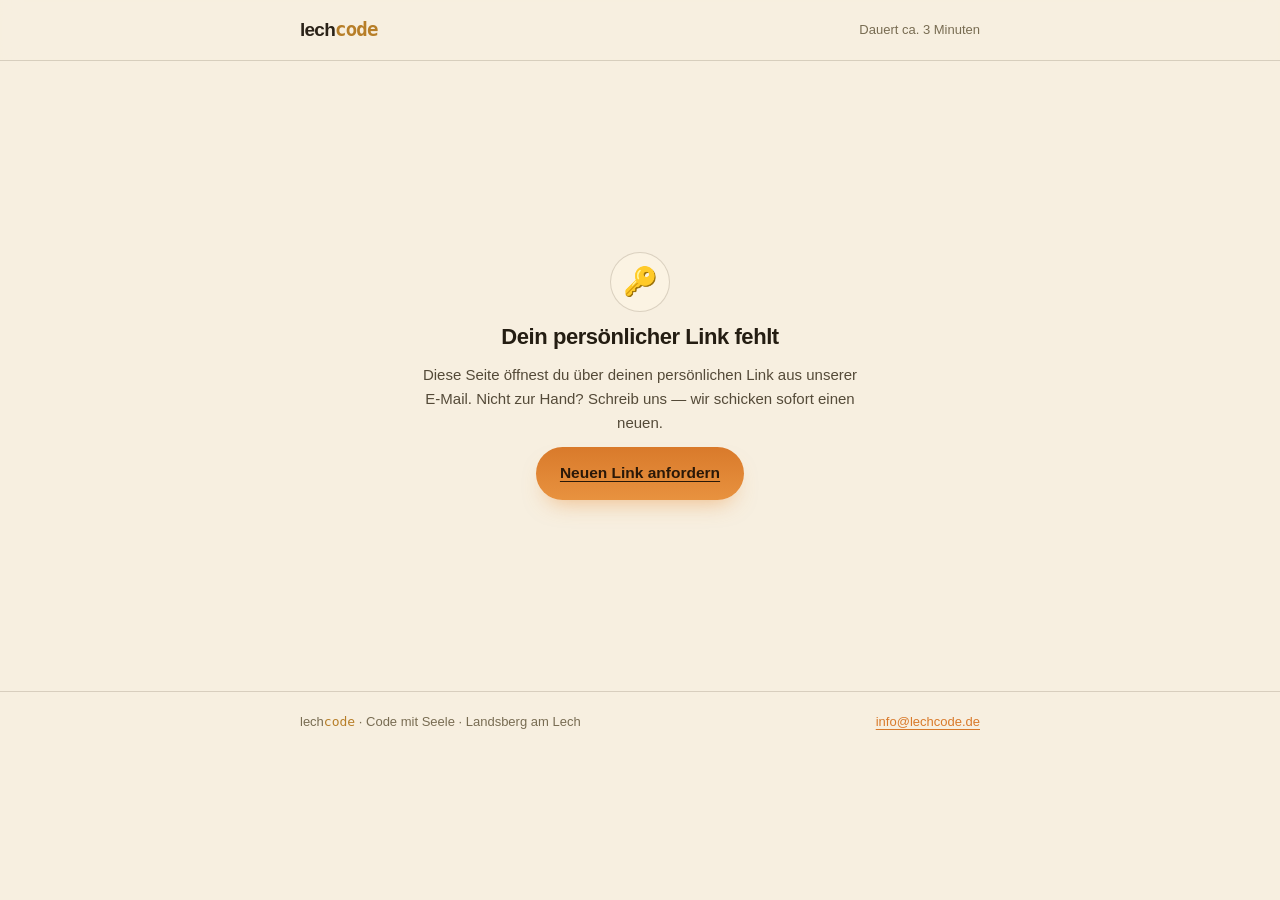
<file: onboarding.html>
<!DOCTYPE html>
<!--
  ╔══════════════════════════════════════════════════════════════════╗
  ║  LECHCODE — Onboarding-Fragebogen (Kunden-Template)               ║
  ║  Zeigt genau die Fragen, die bei diesem Kunden noch offen sind    ║
  ║  (GET /onboarding, gepflegt via lc-onboarding-publish.sh).        ║
  ║  Antworten → onboarding-answers-Job → Runner hakt die Gates ab.   ║
  ║  Zugang: onboarding.html#k=<token> — selbst-tragend, cookiefrei.  ║
  ╚══════════════════════════════════════════════════════════════════╝
-->
<html lang="de">
<head>
  <meta charset="UTF-8" />
  <meta name="viewport" content="width=device-width, initial-scale=1.0" />
  <meta name="robots" content="noindex, nofollow" />
  <title>Kurz noch deine Angaben · Lechcode</title>
  <meta name="theme-color" content="#16130c" />
  <link rel="icon" href="[data-uri]" />
  <style>
  :root{
    /* Helles Theme in Homepage-Beige (lechcode.de --cream #f7efe0) */
    --night:#f7efe0; --night-2:#fffaf0; --panel:#fbf3e3;
    --bone:#2a2218; --bone-dim:#544a38; --muted:#786c52;
    --amber:#e8923f; --ember:#d97a2b; --gold:#b77e28; --gruen:#7aa259;
    --line:rgba(74,58,34,.18);
    --sans:-apple-system,BlinkMacSystemFont,"Segoe UI",Roboto,sans-serif;
    --mono:ui-monospace,"SF Mono",Menlo,monospace;
    --radius:16px; --radius-lg:22px; --pill:999px;
    --focus:0 0 0 3px rgba(232,146,63,.45);
  }
  *{margin:0;padding:0;box-sizing:border-box;}
  body{background:var(--night);color:var(--bone);font-family:var(--sans);line-height:1.6;-webkit-font-smoothing:antialiased;min-height:100dvh;}
  h1,h2,h3{line-height:1.2;letter-spacing:-.02em;color:#241d12;text-wrap:balance;}
  a{color:var(--ember);text-decoration:underline;text-underline-offset:3px;}
  .wrap{width:min(680px,94vw);margin-inline:auto;}
  .kopfzeile{border-bottom:1px solid var(--line);background:rgba(247,239,224,.85);backdrop-filter:blur(10px);position:sticky;top:0;z-index:40;}
  .kopfzeile .wrap{height:60px;display:flex;align-items:center;justify-content:space-between;}
  .wm{font-weight:800;letter-spacing:-.04em;font-size:19px;}
  .wm .code{color:var(--gold);font-family:var(--mono);}
  main{padding:clamp(24px,4vw,44px) 0 70px;}
  .intro h1{font-size:clamp(23px,4vw,30px);}
  .intro p{color:var(--bone-dim);margin-top:8px;max-width:54ch;}
  .fortschritt{font-family:var(--mono);font-size:12.5px;color:var(--muted);margin-top:14px;}

  .gruppe{background:var(--night-2);border:1px solid var(--line);border-radius:var(--radius-lg);padding:clamp(18px,3vw,26px);margin-top:20px;}
  .gruppe h2{font-size:18px;display:flex;align-items:center;gap:9px;}
  .gruppe h2 .nr{width:26px;height:26px;border-radius:50%;background:var(--panel);border:1px solid var(--line);display:grid;place-items:center;font-family:var(--mono);font-size:13px;color:var(--gold);flex:none;}
  .gruppe .erkl{color:var(--muted);font-size:14px;margin:8px 0 14px;}
  .feld{margin-top:12px;display:grid;gap:6px;}
  .feld label{font-size:14px;color:var(--bone-dim);}
  .feld label .opt{color:var(--muted);font-size:12px;}
  .feld input[type=text],.feld textarea{border:1px solid var(--line);background:var(--panel);color:var(--bone);font-family:var(--sans);font-size:16px;border-radius:12px;padding:11px 13px;width:100%;}
  .feld textarea{resize:vertical;min-height:76px;line-height:1.5;}
  .feld input:focus-visible,.feld textarea:focus-visible{outline:none;box-shadow:var(--focus);}
  .check{display:flex;gap:11px;align-items:flex-start;background:var(--panel);border:1px solid var(--line);border-radius:12px;padding:13px 14px;cursor:pointer;}
  .check input{width:20px;height:20px;margin-top:2px;accent-color:var(--amber);flex:none;}
  .check span{font-size:14.5px;line-height:1.5;}

  .frei{margin-top:20px;}
  .abschluss{margin-top:26px;display:grid;gap:12px;justify-items:start;}
  .btn{display:inline-flex;align-items:center;gap:8px;cursor:pointer;border:none;
    background:linear-gradient(180deg,var(--ember),var(--amber));color:#2a1808;
    font-weight:700;font-size:15.5px;padding:14px 24px;border-radius:var(--pill);font-family:var(--sans);
    box-shadow:0 12px 22px -10px rgba(232,146,63,.55);transition:transform .2s,opacity .2s;}
  .btn:hover{transform:translateY(-1px);}
  .btn:focus-visible{outline:none;box-shadow:var(--focus);}
  .btn[disabled]{opacity:.45;cursor:not-allowed;transform:none;}
  .fehler{display:none;color:#b5502a;font-size:14px;}
  .fehler.an{display:block;}
  .hinweis{color:var(--muted);font-size:12.5px;max-width:54ch;}

  .vollbild{display:none;place-items:center;min-height:70dvh;text-align:center;padding:24px;}
  .vollbild.an{display:grid;}
  .vollbild .inhalt{max-width:440px;display:grid;gap:12px;justify-items:center;}
  .vollbild .zeichen{width:60px;height:60px;border-radius:50%;display:grid;place-items:center;font-size:28px;background:var(--panel);border:1px solid var(--line);}
  .vollbild .zeichen.gruen{background:var(--gruen);border:none;color:#1c2413;}
  footer{border-top:1px solid var(--line);padding:20px 0 32px;color:var(--muted);font-size:13px;}
  footer .wrap{display:flex;justify-content:space-between;flex-wrap:wrap;gap:10px;}
  </style>
</head>
<body>

  <header class="kopfzeile">
    <div class="wrap">
      <span class="wm">lech<span class="code">code</span></span>
      <span style="font-size:13px;color:var(--muted);">Dauert ca. 3 Minuten</span>
    </div>
  </header>

  <div class="vollbild" id="kein-zugang">
    <div class="inhalt">
      <div class="zeichen">🔑</div>
      <h1 style="font-size:22px;">Dein persönlicher Link fehlt</h1>
      <p style="color:var(--bone-dim);font-size:15px;">Diese Seite öffnest du über deinen persönlichen Link aus unserer E-Mail. Nicht zur Hand? Schreib uns — wir schicken sofort einen neuen.</p>
      <a class="btn" href="mailto:info@lechcode.de?subject=Neuer%20Link%20zum%20Fragebogen">Neuen Link anfordern</a>
    </div>
  </div>

  <div class="vollbild" id="danke">
    <div class="inhalt">
      <div class="zeichen gruen">✓</div>
      <h1 style="font-size:24px;">Danke dir! Alles angekommen.</h1>
      <p style="color:var(--bone-dim);font-size:15px;">Damit können wir deine Seite fertig machen — deine Angaben fließen automatisch ein. Wenn noch etwas fehlt, melden wir uns persönlich.</p>
      <p style="font-size:15px;color:var(--gold);">Bis gleich — Lenny &amp; Michael 🌿</p>
    </div>
  </div>

  <main class="wrap" id="app" style="display:none;">
    <div class="intro">
      <h1 id="titel">Kurz noch ein paar Angaben — dann ist deine Seite startklar.</h1>
      <p>Das hier sind genau die Punkte, die uns für deine Website noch fehlen. Ehrlich beantwortet hilft am meisten — und was du nicht weißt, lässt du einfach leer.</p>
      <p class="fortschritt" id="fortschritt"></p>
    </div>
    <form id="formular"></form>
    <div class="gruppe frei">
      <h2><span class="nr">✎</span> Noch etwas, das wir wissen sollten?</h2>
      <div class="feld"><textarea id="freitext" placeholder="Alles, was dir noch einfällt — Wünsche, Hinweise, Fragen …"></textarea></div>
    </div>
    <div class="abschluss">
      <button class="btn" id="absenden">Angaben absenden ✓</button>
      <p class="fehler" id="fehler"></p>
      <p class="hinweis">Deine Angaben nutzen wir nur für deine Website (Impressum, Texte, Bildnachweise). Fragen? <a href="mailto:info@lechcode.de">info@lechcode.de</a></p>
    </div>
  </main>

  <footer>
    <div class="wrap">
      <span>lech<span style="color:var(--gold);font-family:var(--mono);">code</span> · Code mit Seele · Landsberg am Lech</span>
      <span><a href="mailto:info@lechcode.de">info@lechcode.de</a></span>
    </div>
  </footer>

<script>
(function(){
  "use strict";
  var LC_API = "https://lechcode-api.nameless-waterfall-55e5.workers.dev"; /* LC-API-URL — wird von plattform/bin/set-api-url.sh gesetzt */

  // Token aus #k=… — pro Kunde eindeutig speichern (geteilte Origin lechcode.github.io!).
  //   Gleicher Slug-Namespace wie mein-bereich.html, damit der Token auf beiden Seiten gilt.
  var pfadSlug = (location.pathname.match(/\/([a-z0-9][a-z0-9-]*)-vorschau\//) || [])[1] || null;
  var nsSlug = pfadSlug || location.hostname || "lc";
  function nsKey(basis){ return basis + ":" + nsSlug; }
  try { localStorage.removeItem("lc-zugang"); } catch(e){}
  var token = "";
  var m = (location.hash || "").match(/[#&]k=([A-Za-z0-9]+)/);
  if (m){ token = m[1]; try{ localStorage.setItem(nsKey("lc-zugang"), token); }catch(e){}
    history.replaceState(null, "", location.pathname + location.search); }
  else { try{ token = localStorage.getItem(nsKey("lc-zugang")) || ""; }catch(e){} }

  var app = document.getElementById("app");
  function zeigeKeinZugang(){ document.getElementById("kein-zugang").classList.add("an"); }
  if (!token){ zeigeKeinZugang(); return; }

  // Enter in einem Textfeld darf das Formular NICHT nativ absenden (GET-Reload → alle
  // Antworten weg). Der Absende-Button liegt außerhalb des <form> und hat einen eigenen Handler.
  var formEl = document.getElementById("formular");
  if (formEl) formEl.addEventListener("submit", function(e){ e.preventDefault(); });

  function api(pfad, opts){
    opts = opts || {};
    opts.headers = Object.assign({"authorization":"Bearer " + token}, opts.headers || {});
    return fetch(LC_API + pfad, opts);
  }

  var gruppen = [];

  function feldId(g, f){ return "f-" + g.id + "-" + f.id; }

  function bauen(daten){
    document.getElementById("kein-zugang").classList.remove("an"); // evtl. gezeigten „Verbindung klemmt"-Hinweis wieder ausblenden
    var anrede = daten.anrede || (daten.name || "").split(" ")[0];
    if (anrede) document.getElementById("titel").textContent = anrede + ", kurz noch ein paar Angaben — dann ist deine Seite startklar.";
    gruppen = (daten.fragen && daten.fragen.gruppen) || [];
    document.getElementById("fortschritt").textContent = gruppen.length + (gruppen.length === 1 ? " Themenblock" : " Themenblöcke") + " · ca. 3 Minuten";
    var form = document.getElementById("formular");
    gruppen.forEach(function(g, idx){
      var box = document.createElement("section");
      box.className = "gruppe";
      var h = document.createElement("h2");
      var nr = document.createElement("span"); nr.className = "nr"; nr.textContent = idx + 1;
      h.appendChild(nr); h.appendChild(document.createTextNode(g.titel || ""));
      box.appendChild(h);
      if (g.erklaerung){ var e = document.createElement("p"); e.className = "erkl"; e.textContent = g.erklaerung; box.appendChild(e); }
      (g.felder || []).forEach(function(f){
        var feld = document.createElement("div"); feld.className = "feld";
        if (f.art === "checkbox"){
          var lab = document.createElement("label"); lab.className = "check";
          var cb = document.createElement("input"); cb.type = "checkbox"; cb.id = feldId(g, f);
          var sp = document.createElement("span"); sp.textContent = f.frage;
          lab.appendChild(cb); lab.appendChild(sp); feld.appendChild(lab);
        } else {
          var l = document.createElement("label"); l.htmlFor = feldId(g, f);
          l.textContent = f.frage;
          if (f.optional){ var o = document.createElement("span"); o.className = "opt"; o.textContent = "  (optional)"; l.appendChild(o); }
          feld.appendChild(l);
          var input;
          if (f.art === "liste"){ input = document.createElement("textarea"); input.placeholder = "z. B.\nErstgespräch — kostenlos\nBehandlung 60 Min — 80 €"; }
          else { input = document.createElement("input"); input.type = "text"; }
          input.id = feldId(g, f);
          feld.appendChild(input);
        }
        box.appendChild(feld);
      });
      form.appendChild(box);
    });
    app.style.display = "";
  }

  var obVersuche = 0;
  function ladeFragen(){
    api("/onboarding").then(function(r){
      if (r.status === 401){ zeigeKeinZugang(); return null; }
      if (!r.ok) throw new Error("http " + r.status); // 5xx/429 → gleich nochmal versuchen (kein „Link fehlt")
      return r.json();
    }).then(function(j){
      if (j === null) return; // 401 bereits behandelt
      if (j && j.ok){
        // Schutz: gehört der Token wirklich zu DIESER Seite? (fremder/falscher Link → keine Fremddaten)
        if (pfadSlug && j.slug && j.slug !== pfadSlug){ try{ localStorage.removeItem(nsKey("lc-zugang")); }catch(e){} zeigeKeinZugang(); return; }
        // Schon abgeschickt? → direkt „Danke", kein Doppel-Versand.
        var schon = false; try { schon = !!localStorage.getItem(nsKey("lc-onboarding-done")); } catch(e){}
        if (schon){ document.getElementById("danke").classList.add("an"); return; }
        bauen(j);
      } else if (j) zeigeKeinZugang(); // ok:false = echter Zugangsfehler
    }).catch(function(){
      if (obVersuche < 3){ obVersuche++; setTimeout(ladeFragen, 2500); } // transienter Fehler → kurz erneut
      else {
        // Nach 3 Fehlversuchen NICHT „Link fehlt" behaupten (der Link ist meist gültig) —
        // ehrlich als Verbindungsproblem zeigen und weiter im Hintergrund versuchen.
        var kz = document.getElementById("kein-zugang");
        var p = kz.querySelector("p");
        if (p) p.textContent = "Die Verbindung klemmt gerade — ich versuche es weiter. Bitte lass die Seite offen oder lade sie gleich neu.";
        var h1 = kz.querySelector("h1"); if (h1) h1.textContent = "Einen Moment noch …";
        kz.classList.add("an");
        setTimeout(function(){ obVersuche = 0; ladeFragen(); }, 8000);
      }
    });
  }
  ladeFragen();

  document.getElementById("absenden").addEventListener("click", async function(){
    var knopf = this; var fehlerEl = document.getElementById("fehler");
    fehlerEl.classList.remove("an");
    var antworten = {};
    gruppen.forEach(function(g){
      var gr = {};
      (g.felder || []).forEach(function(f){
        var el = document.getElementById(feldId(g, f));
        if (!el) return;
        if (f.art === "checkbox") gr[f.id] = el.checked;
        else if (f.art === "liste"){
          gr[f.id] = el.value.split("\n").map(function(z){ return z.trim(); }).filter(Boolean)
            .map(function(z){
              // Nur an einem Trenner MIT umgebendem Leerraum (oder Gedankenstrich) splitten —
              // sonst zerschneidet „Anti-Stress-Massage" fälschlich in Leistung+Preis.
              var t = z.split(/\s+[—–]\s+|\s+-\s+/);
              return (t.length > 1) ? {leistung: t[0].trim(), preis: t.slice(1).join(" - ").trim()} : {leistung: z, preis: ""};
            });
        }
        else gr[f.id] = el.value.trim();
      });
      // Gruppen mit genau einem Feld flach ablegen (z. B. oeffnungszeiten)
      var schluessel = Object.keys(gr);
      antworten[g.id] = (schluessel.length === 1 && schluessel[0] === g.id) ? gr[g.id] : gr;
    });
    knopf.disabled = true; knopf.textContent = "Sendet …";
    try {
      var r = await api("/job", {method:"POST", headers:{"content-type":"application/json"},
        body: JSON.stringify({type:"onboarding-answers", payload:{antworten: antworten, freitext: document.getElementById("freitext").value.trim()}})});
      var j = await r.json();
      if (!j.ok) throw new Error(j.meldung || "");
      try { localStorage.setItem(nsKey("lc-onboarding-done"), "1"); } catch(e){} // gegen versehentlichen Doppel-Versand
      app.style.display = "none";
      document.getElementById("danke").classList.add("an");
      window.scrollTo({top:0});
    } catch(e){
      fehlerEl.textContent = (e && e.message) ? e.message : "Das Absenden hat nicht geklappt — bitte noch einmal versuchen oder kurz an info@lechcode.de schreiben.";
      fehlerEl.classList.add("an");
      knopf.disabled = false; knopf.textContent = "Angaben absenden ✓";
    }
  });
})();
</script>
</body>
</html>
</file>
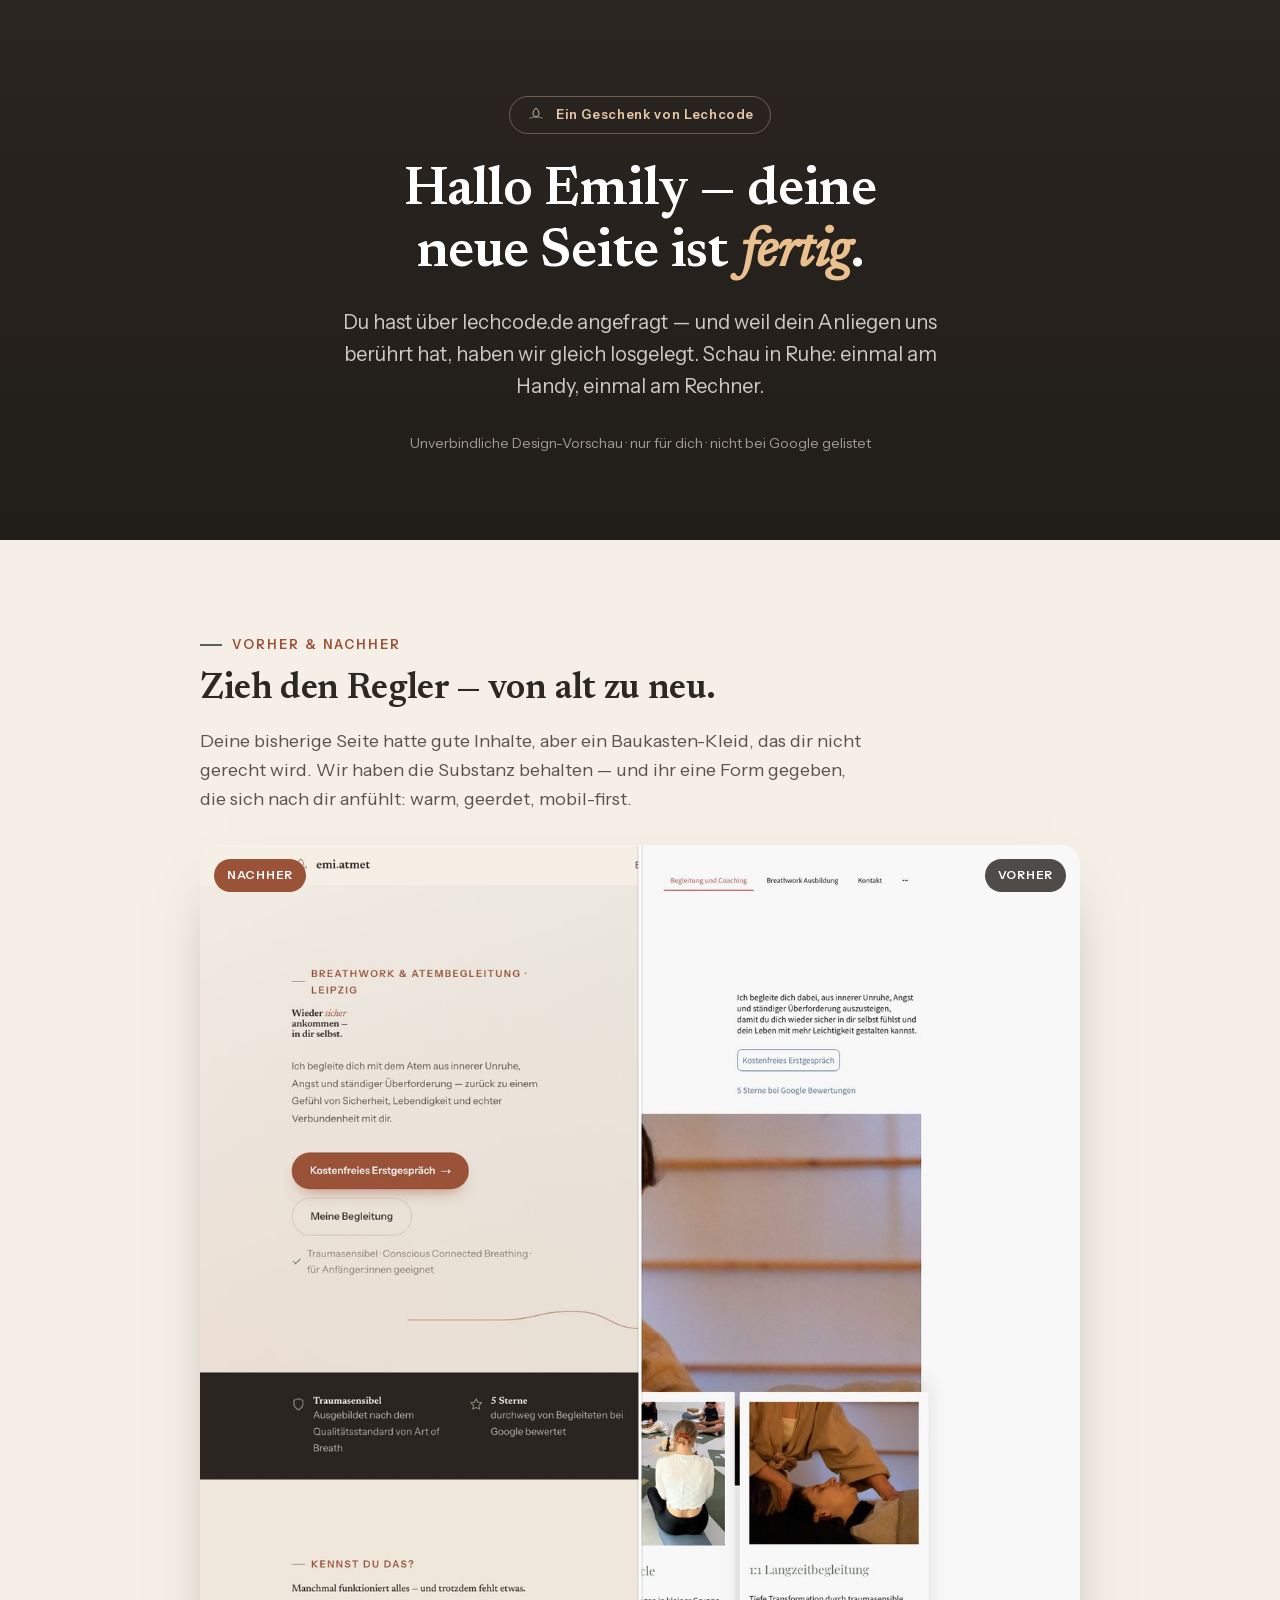
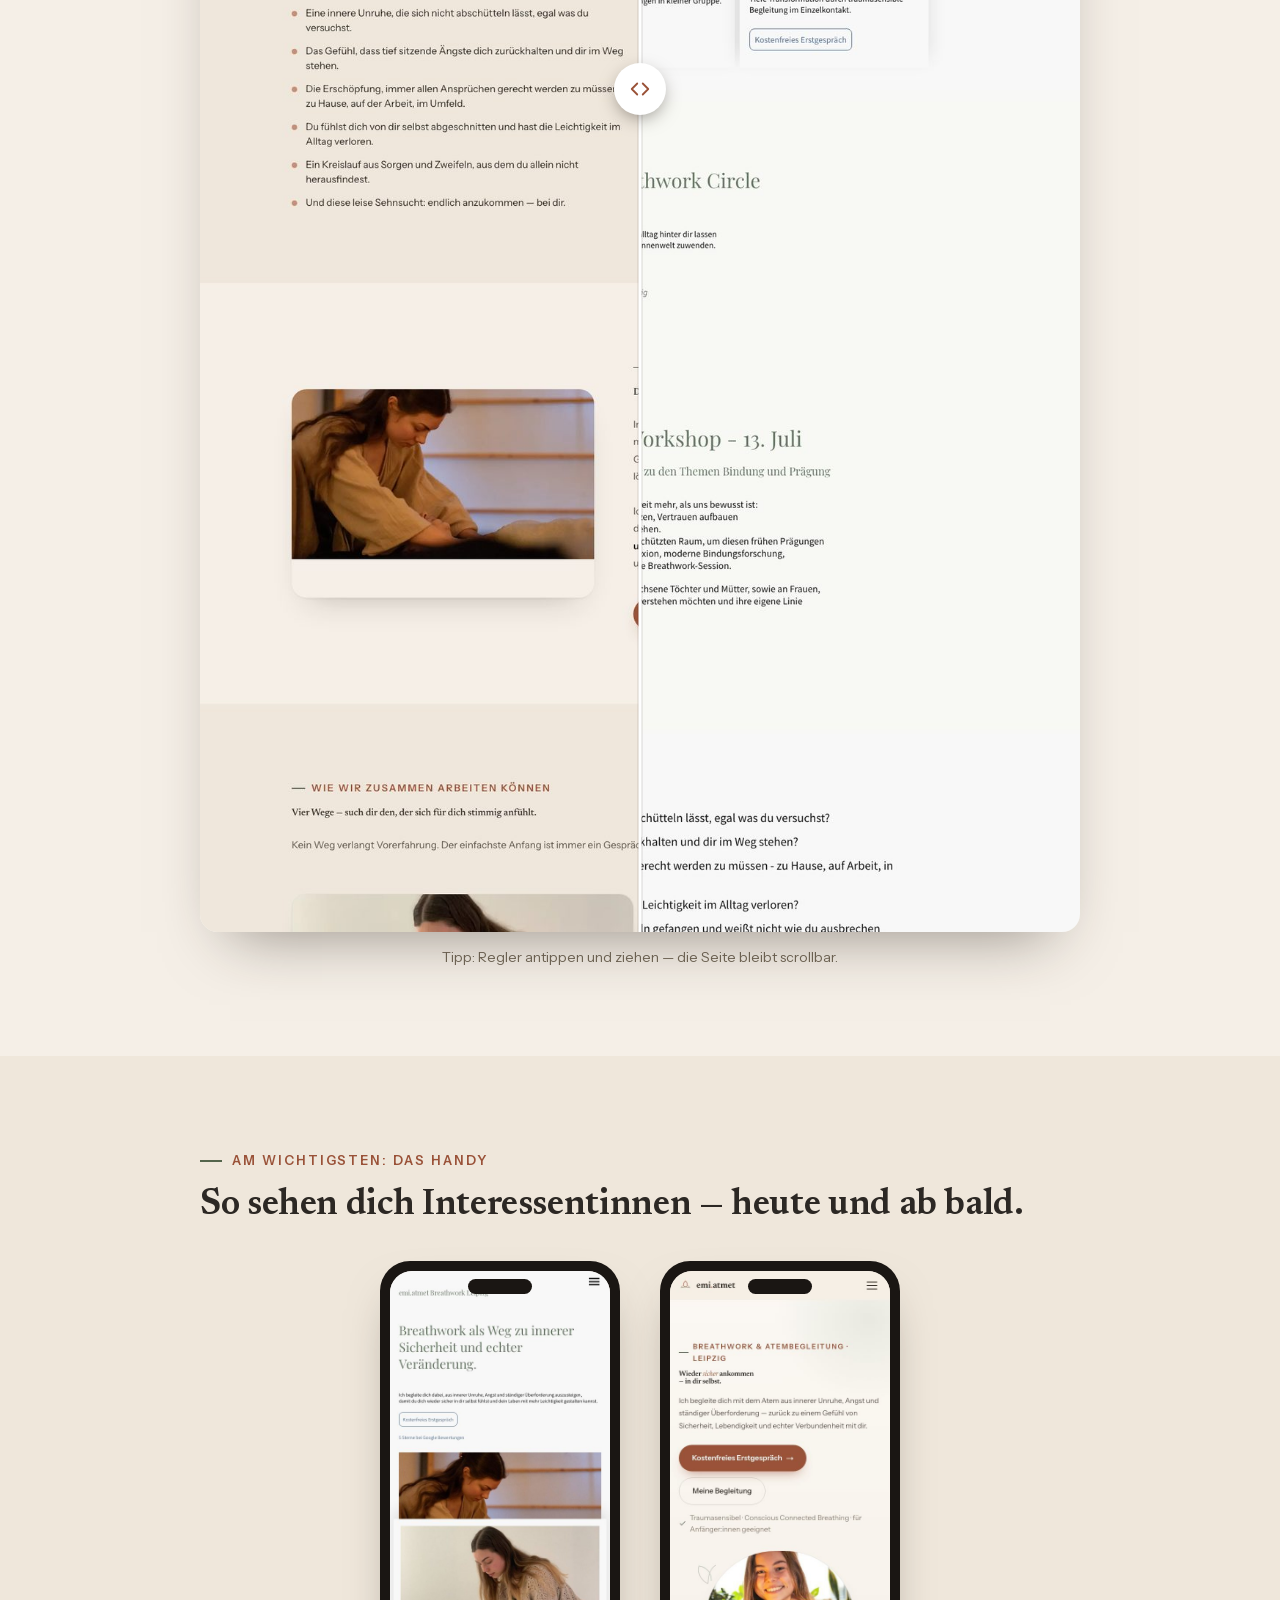
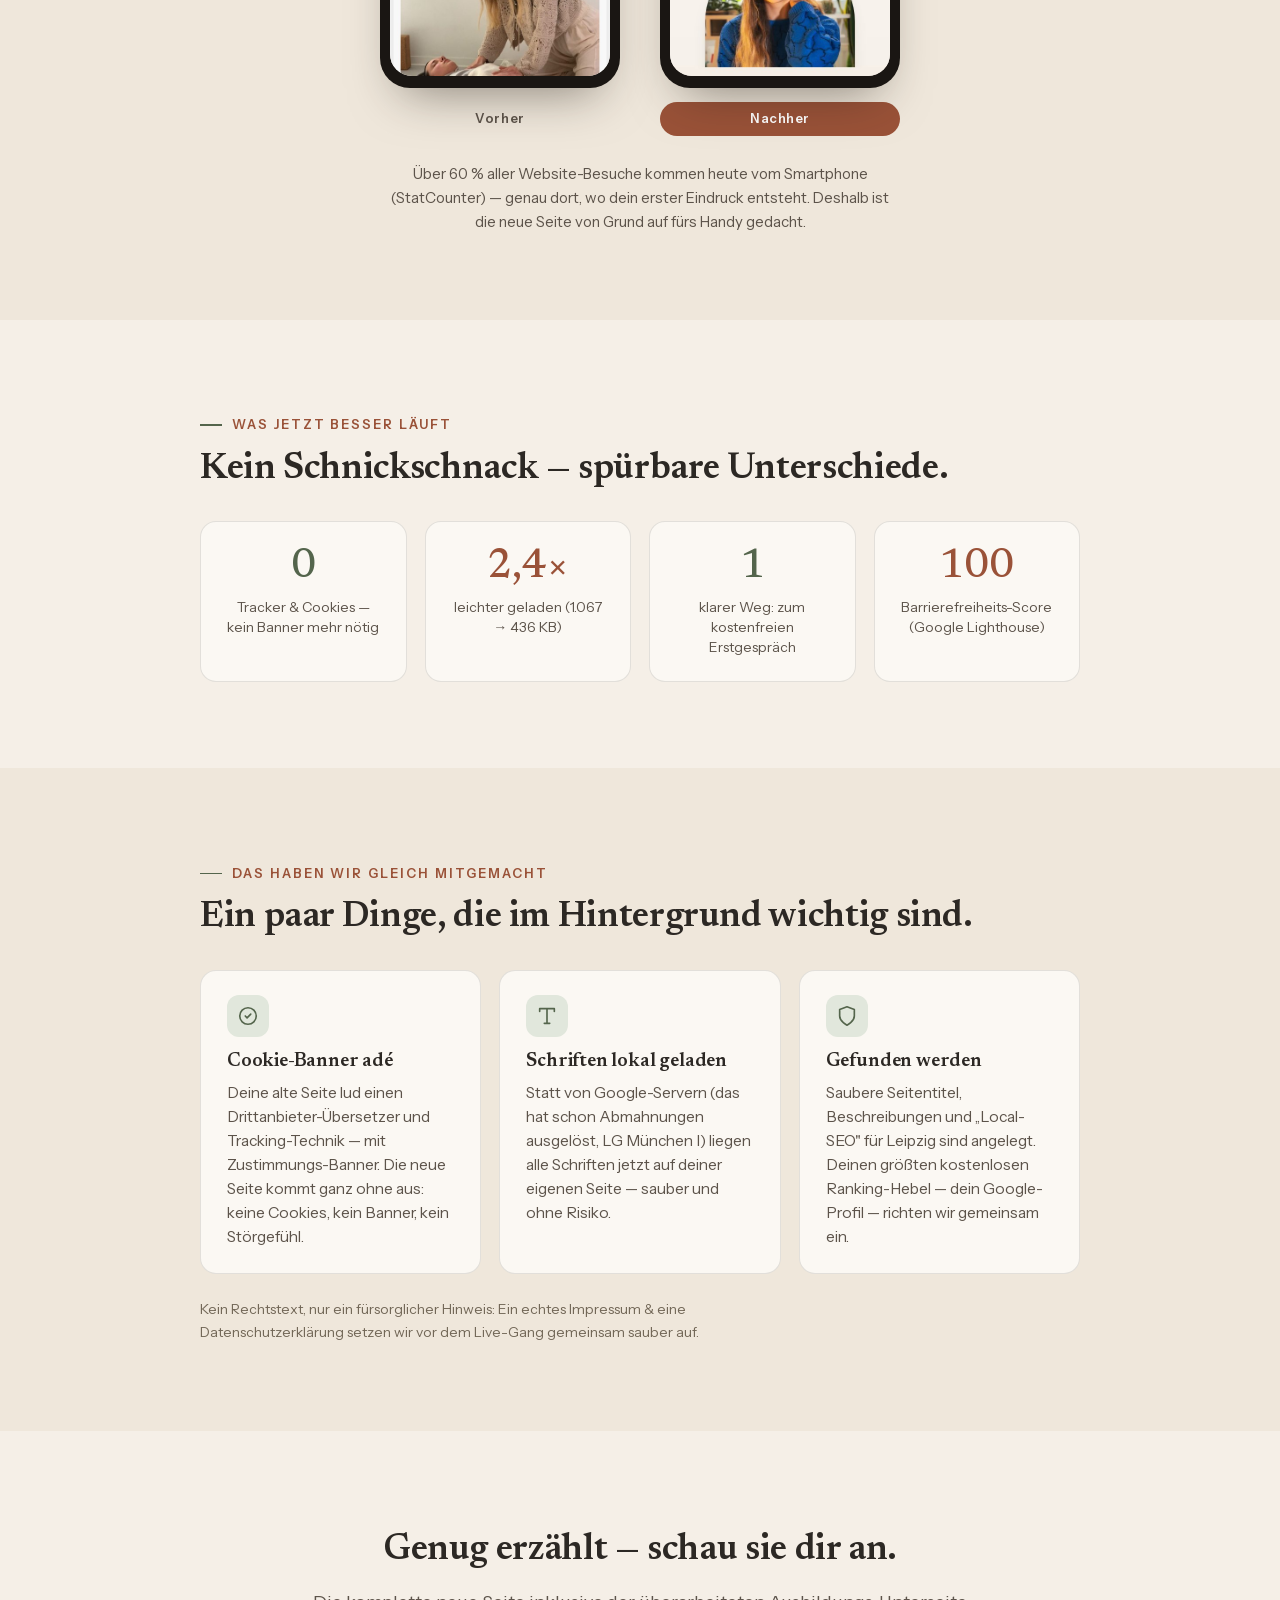
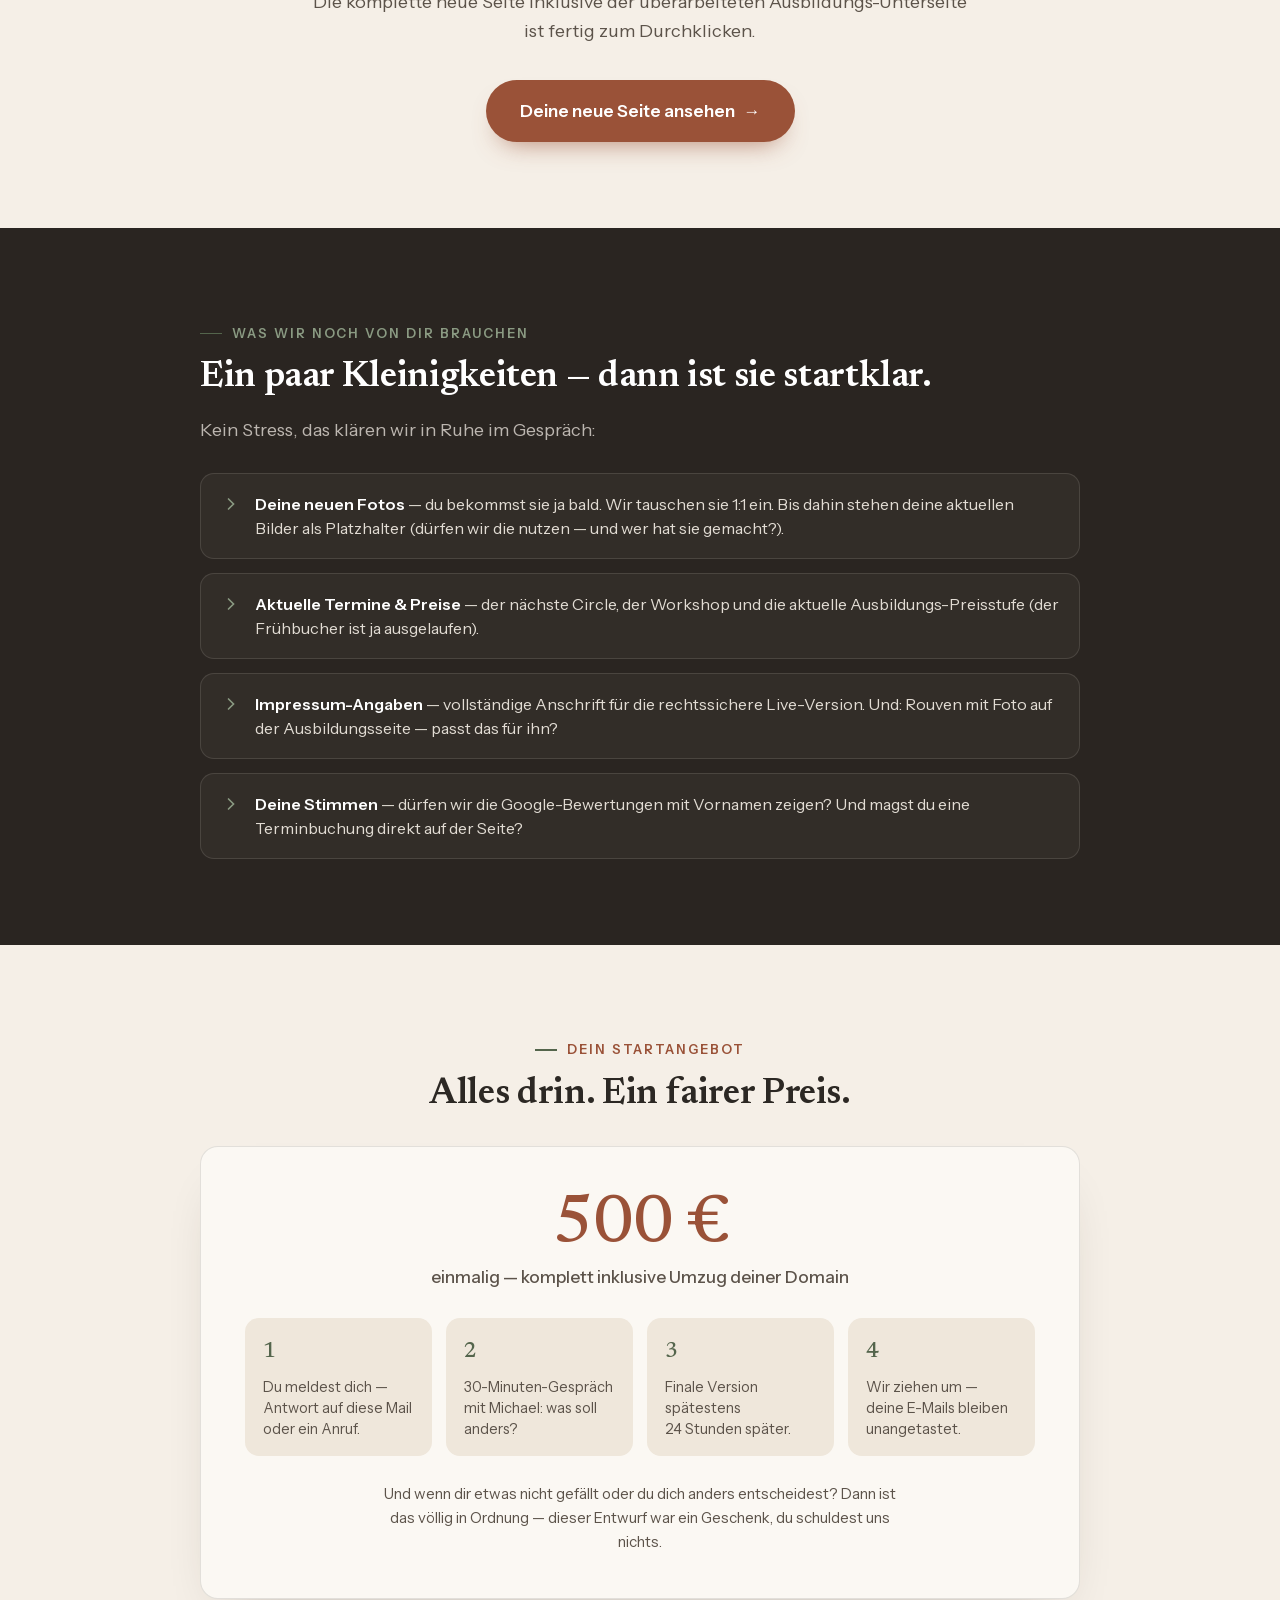
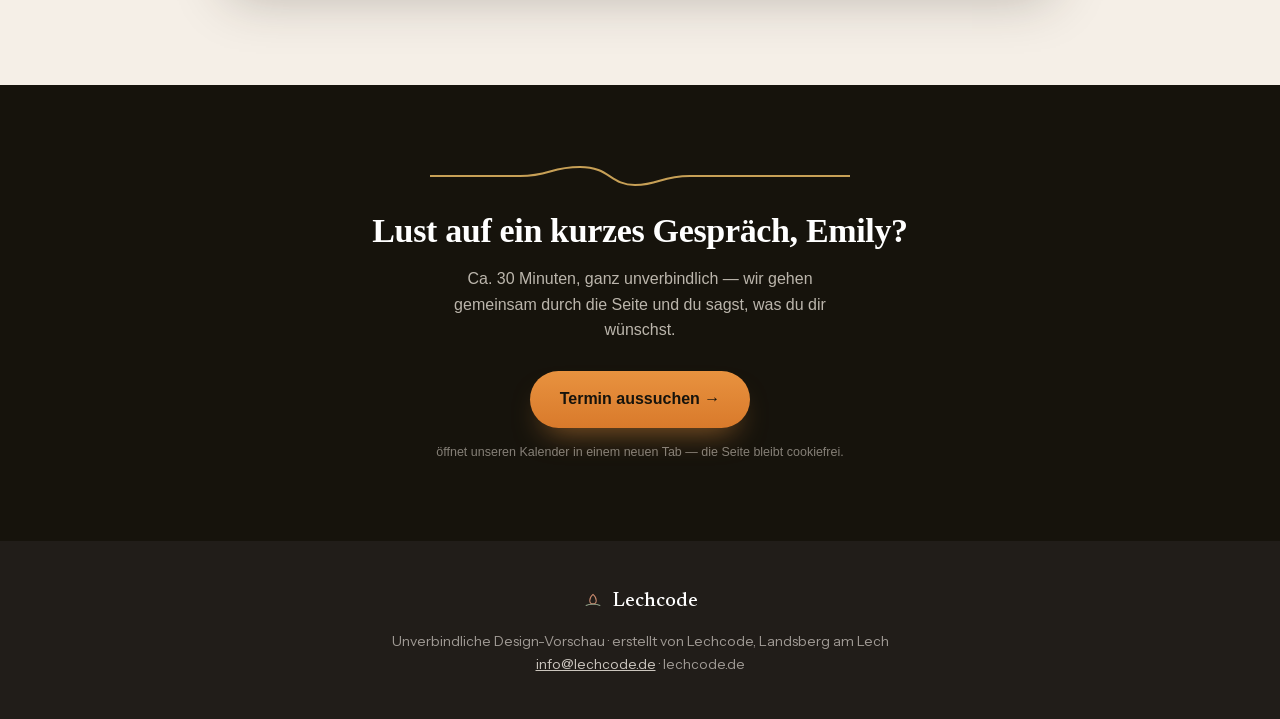
<file: vorschau.html>
<!DOCTYPE html>
<!--
  ENTHÜLLUNGSSEITE (vorschau.html) — das Link-Ziel für Emi.
  Herkunft: ANFRAGE (lechcode.de-Formular, Startangebot 500 €). Persönlich, Du, Vorname.
  noindex. Lechcode-Buchungsband cookiefrei (Google-Kalender in neuem Tab).
-->
<html lang="de">
<head>
  <meta charset="UTF-8" />
  <meta name="viewport" content="width=device-width, initial-scale=1.0" />
  <meta name="robots" content="noindex, nofollow" />
  <title>Deine neue Website ist fertig, Emily 🌿</title>
  <meta name="description" content="Persönliche Design-Vorschau für emi.atmet — von Lechcode aus Landsberg." />
  <meta property="og:title" content="Deine neue Website ist fertig, Emily 🌿" />
  <meta property="og:description" content="Schau dir deinen neuen Breathwork-Auftritt an — mobil-first, cookiefrei, in Ruhe gebaut." />
  <meta property="og:type" content="website" />
  <meta property="og:url" content="https://lechcode.github.io/emi-atmet-vorschau/vorschau.html" />
  <meta property="og:image" content="https://lechcode.github.io/emi-atmet-vorschau/assets/og.jpg" />
  <meta property="og:image:width" content="1200" />
  <meta property="og:image:height" content="630" />
  <meta name="theme-color" content="#2A2521" />
  <link rel="icon" href="data:image/svg+xml,%3Csvg xmlns='http://www.w3.org/2000/svg' viewBox='0 0 32 32'%3E%3Crect width='32' height='32' rx='7' fill='%23F5EFE7'/%3E%3Cpath d='M16 7c2.8 2.2 4.4 5 4.4 8.2 0 2.6-1.9 4.6-4.4 4.6s-4.4-2-4.4-4.6C11.6 12 13.2 9.2 16 7z' fill='none' stroke='%23B4694E' stroke-width='1.6'/%3E%3Cpath d='M7 22c2.6-1.5 5.8-1.5 9-1.5s6.4 0 9 1.5' fill='none' stroke='%238A9A82' stroke-width='1.6' stroke-linecap='round'/%3E%3C/svg%3E" />
  <link rel="stylesheet" href="assets/fonts.css">
  <style>
    :root{
      --paper:#F5EFE7;--paper-2:#EFE7DB;--white:#FBF8F3;--espresso:#2A2521;--espresso-2:#211d19;
      --ink:#2C2824;--ink-soft:#5C534A;--ink-faint:#726757;
      --clay:#B4694E;--clay-deep:#9A5238;--clay-soft:#EBD7CC;--sage:#8A9A82;--sage-deep:#54654C;--sage-soft:#E1E7DC;--mocha:#A47864;
      --line:rgba(44,40,36,.12);
      --serif:"Newsreader","Newsreader Fallback",Georgia,serif;
      --sans:"Instrument Sans","Instrument Fallback",-apple-system,Arial,sans-serif;
      --radius:18px;--pill:999px;--ease:cubic-bezier(.22,.61,.36,1);
    }
    *{margin:0;padding:0;box-sizing:border-box;}
    html{-webkit-text-size-adjust:100%;scroll-behavior:smooth;}
    body{background:var(--paper);color:var(--ink);font-family:var(--sans);font-size:17px;line-height:1.68;-webkit-font-smoothing:antialiased;overflow-x:clip;}
    .wrap{width:min(880px,92vw);margin-inline:auto;}
    h1,h2,h3{font-family:var(--serif);font-weight:600;letter-spacing:-.01em;line-height:1.15;text-wrap:balance;}
    em{font-style:italic;color:var(--clay-deep);}
    section{padding:clamp(44px,7vw,86px) 0;}
    .eyebrow{font-weight:600;font-size:13px;letter-spacing:.15em;text-transform:uppercase;color:var(--clay-deep);display:inline-flex;align-items:center;gap:10px;}
    .eyebrow::before{content:"";width:22px;height:1.5px;background:var(--sage-deep);}
    .btn{display:inline-flex;align-items:center;gap:9px;cursor:pointer;border:none;background:var(--clay-deep);color:#fff;font-family:var(--sans);font-weight:600;font-size:16px;padding:15px 28px;border-radius:var(--pill);box-shadow:0 14px 26px -14px rgba(154,82,56,.7);transition:transform .28s var(--ease),background .2s;text-decoration:none;}
    .btn:hover{transform:translateY(-2px);background:#8a482f;}
    .btn .arr{transition:transform .25s var(--ease);}.btn:hover .arr{transform:translateX(4px);}

    /* HERO */
    .top{background:linear-gradient(180deg,var(--espresso),var(--espresso-2));color:var(--paper);text-align:center;padding:clamp(54px,9vw,96px) 0 clamp(48px,8vw,84px);}
    .top .badge{display:inline-flex;align-items:center;gap:10px;font-size:13px;font-weight:600;letter-spacing:.05em;color:#E7C9A9;border:1px solid rgba(231,201,169,.35);border-radius:var(--pill);padding:7px 16px;margin-bottom:26px;}
    .top .lotus{width:20px;height:20px;}
    .top h1{font-size:clamp(32px,6vw,54px);color:#fff;max-width:18ch;margin:0 auto;}
    .top h1 em{color:#EAC08E;}
    .top p{font-size:clamp(17px,2.2vw,20px);color:rgba(245,239,231,.82);max-width:46ch;margin:22px auto 0;line-height:1.6;}
    .top .who{margin-top:30px;font-size:14px;color:rgba(245,239,231,.6);}

    .lead{font-size:clamp(19px,2.4vw,23px);font-family:var(--serif);line-height:1.5;color:var(--ink);max-width:30ch;}
    .muted{color:var(--ink-soft);}
    .sec-title{font-size:clamp(24px,3.6vw,36px);margin-top:14px;font-weight:600;}
    .sec-intro{color:var(--ink-soft);margin-top:16px;font-size:18px;max-width:56ch;line-height:1.6;}

    /* SLIDER */
    .compare{position:relative;border-radius:var(--radius);overflow:hidden;box-shadow:0 30px 60px -30px rgba(44,36,28,.5);margin-top:32px;touch-action:pan-y;user-select:none;background:var(--paper-2);aspect-ratio:1200/2300;}
    .compare img{position:absolute;inset:0;width:100%;height:100%;object-fit:cover;object-position:top;display:block;pointer-events:none;}
    .compare .after-w{position:absolute;inset:0;clip-path:inset(0 50% 0 0);will-change:clip-path;}
    .compare .lab{position:absolute;top:14px;font-size:12px;font-weight:600;letter-spacing:.06em;text-transform:uppercase;padding:6px 13px;border-radius:var(--pill);color:#fff;z-index:3;}
    .compare .lab.alt{right:14px;background:rgba(42,37,33,.82);}
    .compare .lab.neu{left:14px;background:var(--clay-deep);}
    .compare .grip{position:absolute;top:0;bottom:0;left:50%;width:3px;background:#fff;transform:translateX(-50%);z-index:4;box-shadow:0 0 0 1px rgba(44,36,28,.15);}
    .compare .knob{position:absolute;top:50%;left:50%;transform:translate(-50%,-50%);z-index:5;width:52px;height:52px;border-radius:50%;background:#fff;box-shadow:0 6px 18px -4px rgba(44,36,28,.5);display:grid;place-items:center;cursor:ew-resize;}
    .hint{text-align:center;color:var(--ink-faint);font-size:14px;margin-top:14px;}

    /* PHONES */
    .phones{display:flex;gap:clamp(16px,4vw,40px);justify-content:center;flex-wrap:wrap;margin-top:34px;}
    .phone{width:min(240px,42vw);}
    .phone .frame{position:relative;border-radius:30px;background:#1a1613;padding:10px 10px 12px;box-shadow:0 24px 50px -22px rgba(44,36,28,.55);}
    .phone .schirm{position:relative;border-radius:22px;overflow:hidden;aspect-ratio:500/920;background:var(--paper);}
    .phone .schirm::before{content:"";position:absolute;top:8px;left:50%;transform:translateX(-50%);width:64px;height:15px;border-radius:var(--pill);background:#1a1613;z-index:2;}
    .phone .schirm img{width:100%;height:100%;object-fit:cover;object-position:top;display:block;}
    .phone .lbl{text-align:center;margin-top:14px;font-size:13px;font-weight:600;letter-spacing:.04em;padding:6px 0;border-radius:var(--pill);}
    .phone.old .lbl{background:var(--paper-2);color:var(--ink-soft);}
    .phone.new .lbl{background:var(--clay-deep);color:#fff;}
    .phones-note{text-align:center;color:var(--ink-soft);font-size:15px;margin-top:26px;max-width:52ch;margin-inline:auto;line-height:1.6;}

    /* STAT-BAND */
    .stats{background:var(--paper-2);}
    .stat-grid{display:grid;grid-template-columns:repeat(auto-fit,minmax(160px,1fr));gap:18px;margin-top:30px;}
    .stat{background:var(--white);border:1px solid var(--line);border-radius:16px;padding:24px;text-align:center;}
    .stat .big{font-family:var(--serif);font-size:clamp(30px,4.5vw,42px);color:var(--clay-deep);line-height:1;}
    .stat .big.sage{color:var(--sage-deep);}
    .stat .lbl{font-size:14px;color:var(--ink-soft);margin-top:10px;line-height:1.4;}

    /* KORRIGIERT / cards */
    .cards{display:grid;grid-template-columns:repeat(auto-fit,minmax(250px,1fr));gap:18px;margin-top:30px;}
    .card{background:var(--white);border:1px solid var(--line);border-radius:16px;padding:24px 26px;}
    .card .ic{width:42px;height:42px;border-radius:12px;display:grid;place-items:center;background:var(--sage-soft);color:var(--sage-deep);margin-bottom:14px;}
    .card h3{font-size:19px;}
    .card p{color:var(--ink-soft);font-size:15.5px;margin-top:8px;line-height:1.55;}

    /* BRAUCHEN */
    .need{background:var(--espresso);color:var(--paper);}
    .need h2{color:#fff;}
    .need .sec-intro{color:rgba(245,239,231,.72);}
    .need ul{list-style:none;margin-top:28px;display:grid;gap:14px;}
    .need li{display:flex;gap:14px;align-items:flex-start;background:rgba(245,239,231,.04);border:1px solid rgba(245,239,231,.12);border-radius:14px;padding:18px 20px;font-size:16px;line-height:1.5;color:rgba(245,239,231,.9);}
    .need li b{color:#fff;font-weight:600;}
    .need li svg{flex:none;color:var(--sage);margin-top:2px;}

    /* PREIS */
    .price-card{background:var(--white);border:1px solid var(--line);border-radius:var(--radius);padding:clamp(28px,4vw,44px);text-align:center;box-shadow:0 26px 52px -30px rgba(44,36,28,.3);margin-top:30px;}
    .price-card .amount{font-family:var(--serif);font-size:clamp(44px,8vw,68px);color:var(--clay-deep);line-height:1;}
    .price-card .amount small{font-family:var(--sans);font-size:17px;color:var(--ink-soft);display:block;margin-top:10px;font-weight:500;}
    .flow{display:grid;grid-template-columns:repeat(auto-fit,minmax(150px,1fr));gap:14px;margin-top:32px;text-align:left;}
    .flow .f{padding:16px 18px;background:var(--paper-2);border-radius:14px;}
    .flow .f .n{font-family:var(--serif);color:var(--sage-deep);font-size:22px;}
    .flow .f p{font-size:14.5px;color:var(--ink-soft);margin-top:6px;line-height:1.45;}
    .gift{margin-top:26px;font-size:15px;color:var(--ink-soft);max-width:52ch;margin-inline:auto;line-height:1.6;}
    .cta-center{text-align:center;margin-top:34px;}

    /* LECHCODE BUCHUNGSBAND (cookiefrei, Google-Kalender neuer Tab) */
    .lcbook{background:#16130c;color:#f3ece1;padding:clamp(44px,7vw,78px) 0;text-align:center;}
    .lcbook *{font-family:-apple-system,BlinkMacSystemFont,"Segoe UI",Roboto,Arial,sans-serif;}
    .lcbook .lc-wave{width:min(420px,80vw);margin:0 auto 22px;display:block;color:#e7b964;opacity:.85;}
    .lcbook h2{font-family:Georgia,"Times New Roman",serif;font-size:clamp(24px,3.6vw,34px);color:#fff;font-weight:600;}
    .lcbook p{color:rgba(243,236,225,.75);max-width:44ch;margin:16px auto 0;font-size:16px;line-height:1.6;}
    .lcbook .lc-btn{display:inline-flex;align-items:center;gap:10px;margin-top:28px;background:linear-gradient(180deg,#e8923f,#d97a2b);color:#16130c;font-weight:700;font-size:16px;padding:15px 30px;border-radius:999px;text-decoration:none;box-shadow:0 16px 30px -14px rgba(232,146,63,.6);transition:transform .25s;}
    .lcbook .lc-btn:hover{transform:translateY(-2px);}
    .lcbook .lc-fine{margin-top:14px;font-size:12.5px;color:rgba(243,236,225,.5);}

    /* FOOTER */
    .foot{background:var(--espresso-2);color:rgba(245,239,231,.6);text-align:center;padding:44px 0;font-size:14px;}
    .foot .wm{font-family:var(--serif);color:#fff;font-size:20px;display:inline-flex;align-items:center;gap:9px;}
    .foot .wm .dot{color:var(--clay);}
    .foot a{color:rgba(245,239,231,.8);}
    .foot p{margin-top:10px;line-height:1.6;}

    :focus-visible{outline:none;box-shadow:0 0 0 3px rgba(180,105,78,.5);border-radius:6px;}
    @media (max-width:560px){.compare{aspect-ratio:1200/2300;}.flow{grid-template-columns:1fr 1fr;}}
    @media (prefers-reduced-motion:reduce){*{transition:none!important;scroll-behavior:auto!important;}}
  </style>
</head>
<body>

  <!-- HERO -->
  <header class="top">
    <div class="wrap">
      <span class="badge"><svg class="lotus" viewBox="0 0 32 32" aria-hidden="true"><path d="M16 5c3 2.4 4.7 5.4 4.7 8.8 0 2.8-2.1 4.9-4.7 4.9s-4.7-2.1-4.7-4.9C11.3 10.4 13 7.4 16 5z" fill="none" stroke="#E7C9A9" stroke-width="1.5"/><path d="M6 21c3-1.7 6.4-1.7 10-1.7s7 0 10 1.7" fill="none" stroke="#8A9A82" stroke-width="1.5" stroke-linecap="round"/></svg>Ein Geschenk von Lechcode</span>
      <h1>Hallo Emily — deine neue Seite ist <em>fertig</em>.</h1>
      <p>Du hast über lechcode.de angefragt — und weil dein Anliegen uns berührt hat, haben wir gleich losgelegt. Schau in Ruhe: einmal am Handy, einmal am Rechner.</p>
      <div class="who">Unverbindliche Design-Vorschau · nur für dich · nicht bei Google gelistet</div>
    </div>
  </header>

  <!-- INTRO / SLIDER -->
  <section>
    <div class="wrap">
      <span class="eyebrow">Vorher &amp; Nachher</span>
      <h2 class="sec-title">Zieh den Regler — von alt zu neu.</h2>
      <p class="sec-intro">Deine bisherige Seite hatte gute Inhalte, aber ein Baukasten-Kleid, das dir nicht gerecht wird. Wir haben die Substanz behalten — und ihr eine Form gegeben, die sich nach dir anfühlt: warm, geerdet, mobil-first.</p>
      <div class="compare" id="cmp">
        <img class="before" src="assets/vergleich/alt-desktop.jpg" alt="Deine bisherige Website">
        <div class="after-w" id="afterw"><img src="assets/vergleich/neu-desktop.jpg" alt="Deine neue Website"></div>
        <span class="lab alt">Vorher</span>
        <span class="lab neu">Nachher</span>
        <div class="grip" id="grip"></div>
        <div class="knob" id="knob" role="slider" aria-label="Vergleich ziehen" aria-valuemin="0" aria-valuemax="100" aria-valuenow="50" tabindex="0">
          <svg width="22" height="22" viewBox="0 0 24 24" fill="none" stroke="#9A5238" stroke-width="2" stroke-linecap="round" stroke-linejoin="round"><path d="M9 6 3 12l6 6M15 6l6 6-6 6"/></svg>
        </div>
      </div>
      <p class="hint">Tipp: Regler antippen und ziehen — die Seite bleibt scrollbar.</p>
    </div>
  </section>

  <!-- PHONES -->
  <section class="stats">
    <div class="wrap">
      <span class="eyebrow">Am wichtigsten: das Handy</span>
      <h2 class="sec-title">So sehen dich Interessentinnen — heute und ab bald.</h2>
      <div class="phones">
        <div class="phone old">
          <div class="frame"><div class="schirm"><img src="assets/vergleich/alt-mobil.jpg" alt="Alte Seite am Handy"></div></div>
          <div class="lbl">Vorher</div>
        </div>
        <div class="phone new">
          <div class="frame"><div class="schirm"><img src="assets/vergleich/neu-mobil.jpg" alt="Neue Seite am Handy"></div></div>
          <div class="lbl">Nachher</div>
        </div>
      </div>
      <p class="phones-note">Über 60 % aller Website-Besuche kommen heute vom Smartphone (StatCounter) — genau dort, wo dein erster Eindruck entsteht. Deshalb ist die neue Seite von Grund auf fürs Handy gedacht.</p>
    </div>
  </section>

  <!-- WAS BESSER IST -->
  <section>
    <div class="wrap">
      <span class="eyebrow">Was jetzt besser läuft</span>
      <h2 class="sec-title">Kein Schnickschnack — spürbare Unterschiede.</h2>
      <div class="stat-grid">
        <div class="stat"><div class="big sage">0</div><div class="lbl">Tracker &amp; Cookies — kein Banner mehr nötig</div></div>
        <div class="stat"><div class="big">2,4×</div><div class="lbl">leichter geladen (1.067 → 436 KB)</div></div>
        <div class="stat"><div class="big sage">1</div><div class="lbl">klarer Weg: zum kostenfreien Erstgespräch</div></div>
        <div class="stat"><div class="big">100</div><div class="lbl">Barrierefreiheits-Score (Google Lighthouse)</div></div>
      </div>
    </div>
  </section>

  <!-- MITKORRIGIERT -->
  <section class="stats">
    <div class="wrap">
      <span class="eyebrow">Das haben wir gleich mitgemacht</span>
      <h2 class="sec-title">Ein paar Dinge, die im Hintergrund wichtig sind.</h2>
      <div class="cards">
        <div class="card">
          <div class="ic"><svg width="22" height="22" viewBox="0 0 24 24" fill="none" stroke="currentColor" stroke-width="1.8" stroke-linecap="round" stroke-linejoin="round"><path d="M9 12l2 2 4-4"/><circle cx="12" cy="12" r="9"/></svg></div>
          <h3>Cookie-Banner adé</h3>
          <p>Deine alte Seite lud einen Drittanbieter-Übersetzer und Tracking-Technik — mit Zustimmungs-Banner. Die neue Seite kommt ganz ohne aus: keine Cookies, kein Banner, kein Störgefühl.</p>
        </div>
        <div class="card">
          <div class="ic"><svg width="22" height="22" viewBox="0 0 24 24" fill="none" stroke="currentColor" stroke-width="1.8" stroke-linecap="round" stroke-linejoin="round"><path d="M4 7V4h16v3M9 20h6M12 4v16"/></svg></div>
          <h3>Schriften lokal geladen</h3>
          <p>Statt von Google-Servern (das hat schon Abmahnungen ausgelöst, LG&nbsp;München&nbsp;I) liegen alle Schriften jetzt auf deiner eigenen Seite — sauber und ohne Risiko.</p>
        </div>
        <div class="card">
          <div class="ic"><svg width="22" height="22" viewBox="0 0 24 24" fill="none" stroke="currentColor" stroke-width="1.8" stroke-linecap="round" stroke-linejoin="round"><path d="M12 22s8-4 8-10V5l-8-3-8 3v7c0 6 8 10 8 10z"/></svg></div>
          <h3>Gefunden werden</h3>
          <p>Saubere Seitentitel, Beschreibungen und „Local-SEO" für Leipzig sind angelegt. Deinen größten kostenlosen Ranking-Hebel — dein Google-Profil — richten wir gemeinsam ein.</p>
        </div>
      </div>
      <p class="hint" style="margin-top:24px;text-align:left;max-width:60ch;">Kein Rechtstext, nur ein fürsorglicher Hinweis: Ein echtes Impressum &amp; eine Datenschutzerklärung setzen wir vor dem Live-Gang gemeinsam sauber auf.</p>
    </div>
  </section>

  <!-- CTA zur Seite -->
  <section>
    <div class="wrap" style="text-align:center;">
      <h2 class="sec-title">Genug erzählt — schau sie dir an.</h2>
      <p class="sec-intro" style="margin-inline:auto;">Die komplette neue Seite inklusive der überarbeiteten Ausbildungs-Unterseite ist fertig zum Durchklicken.</p>
      <div class="cta-center">
        <a href="index.html" class="btn" style="font-size:17px;padding:17px 34px;">Deine neue Seite ansehen<span class="arr" aria-hidden="true">→</span></a>
      </div>
    </div>
  </section>

  <!-- WAS WIR BRAUCHEN -->
  <section class="need">
    <div class="wrap">
      <span class="eyebrow" style="color:var(--sage);">Was wir noch von dir brauchen</span>
      <h2 class="sec-title">Ein paar Kleinigkeiten — dann ist sie startklar.</h2>
      <p class="sec-intro">Kein Stress, das klären wir in Ruhe im Gespräch:</p>
      <ul>
        <li><svg width="20" height="20" viewBox="0 0 24 24" fill="none" stroke="currentColor" stroke-width="2" stroke-linecap="round"><path d="m9 18 6-6-6-6"/></svg><span><b>Deine neuen Fotos</b> — du bekommst sie ja bald. Wir tauschen sie 1:1 ein. Bis dahin stehen deine aktuellen Bilder als Platzhalter (dürfen wir die nutzen — und wer hat sie gemacht?).</span></li>
        <li><svg width="20" height="20" viewBox="0 0 24 24" fill="none" stroke="currentColor" stroke-width="2" stroke-linecap="round"><path d="m9 18 6-6-6-6"/></svg><span><b>Aktuelle Termine &amp; Preise</b> — der nächste Circle, der Workshop und die aktuelle Ausbildungs-Preisstufe (der Frühbucher ist ja ausgelaufen).</span></li>
        <li><svg width="20" height="20" viewBox="0 0 24 24" fill="none" stroke="currentColor" stroke-width="2" stroke-linecap="round"><path d="m9 18 6-6-6-6"/></svg><span><b>Impressum-Angaben</b> — vollständige Anschrift für die rechtssichere Live-Version. Und: Rouven mit Foto auf der Ausbildungsseite — passt das für ihn?</span></li>
        <li><svg width="20" height="20" viewBox="0 0 24 24" fill="none" stroke="currentColor" stroke-width="2" stroke-linecap="round"><path d="m9 18 6-6-6-6"/></svg><span><b>Deine Stimmen</b> — dürfen wir die Google-Bewertungen mit Vornamen zeigen? Und magst du eine Terminbuchung direkt auf der Seite?</span></li>
      </ul>
    </div>
  </section>

  <!-- PREIS / NÄCHSTER SCHRITT -->
  <section>
    <div class="wrap" style="text-align:center;">
      <span class="eyebrow" style="justify-content:center;">Dein Startangebot</span>
      <h2 class="sec-title">Alles drin. Ein fairer Preis.</h2>
      <div class="price-card">
        <div class="amount">500&nbsp;€<small>einmalig — komplett inklusive Umzug deiner Domain</small></div>
        <div class="flow">
          <div class="f"><div class="n">1</div><p>Du meldest dich — Antwort auf diese Mail oder ein Anruf.</p></div>
          <div class="f"><div class="n">2</div><p>30-Minuten-Gespräch mit Michael: was soll anders?</p></div>
          <div class="f"><div class="n">3</div><p>Finale Version spätestens 24&nbsp;Stunden später.</p></div>
          <div class="f"><div class="n">4</div><p>Wir ziehen um — deine E-Mails bleiben unangetastet.</p></div>
        </div>
        <p class="gift">Und wenn dir etwas nicht gefällt oder du dich anders entscheidest? Dann ist das völlig in Ordnung — dieser Entwurf war ein Geschenk, du schuldest uns nichts.</p>
      </div>
    </div>
  </section>

  <!-- LECHCODE BUCHUNGSBAND (cookiefrei) -->
  <section class="lcbook" aria-label="Termin aussuchen">
    <div class="wrap">
      <svg class="lc-wave" viewBox="0 0 420 26" fill="none" preserveAspectRatio="none" aria-hidden="true"><path d="M0 13 H90 C120 13 120 4 150 4 C180 4 180 22 205 22 C230 22 230 13 260 13 H420" stroke="currentColor" stroke-width="2" stroke-linecap="round"/></svg>
      <h2>Lust auf ein kurzes Gespräch, Emily?</h2>
      <p>Ca. 30 Minuten, ganz unverbindlich — wir gehen gemeinsam durch die Seite und du sagst, was du dir wünschst.</p>
      <a class="lc-btn" href="https://calendar.google.com/calendar/appointments/schedules/AcZssZ1vusFYCV6O45i109a0J5ruEFtWCT7iFsq5t4Mb2KvQmNhdkMtlddml9dx5V2jButjV2SUGapFg?gv=true" target="_blank" rel="noopener noreferrer">Termin aussuchen →</a>
      <div class="lc-fine">öffnet unseren Kalender in einem neuen Tab — die Seite bleibt cookiefrei.</div>
    </div>
  </section>

  <!-- FOOTER -->
  <footer class="foot">
    <div class="wrap">
      <span class="wm"><svg width="22" height="22" viewBox="0 0 32 32" aria-hidden="true"><path d="M16 5c3 2.4 4.7 5.4 4.7 8.8 0 2.8-2.1 4.9-4.7 4.9s-4.7-2.1-4.7-4.9C11.3 10.4 13 7.4 16 5z" fill="none" stroke="#C98A6E" stroke-width="1.5"/><path d="M6 21c3-1.7 6.4-1.7 10-1.7s7 0 10 1.7" fill="none" stroke="#8A9A82" stroke-width="1.5" stroke-linecap="round"/></svg>Lechcode</span>
      <p>Unverbindliche Design-Vorschau · erstellt von Lechcode, Landsberg am Lech<br><a href="mailto:info@lechcode.de">info@lechcode.de</a> · lechcode.de</p>
    </div>
  </footer>

  <script>
  (function(){
    var cmp=document.getElementById('cmp'),after=document.getElementById('afterw'),grip=document.getElementById('grip'),knob=document.getElementById('knob');
    if(!cmp)return;
    function set(p){p=Math.max(0,Math.min(100,p));after.style.clipPath='inset(0 '+(100-p)+'% 0 0)';grip.style.left=p+'%';knob.style.left=p+'%';knob.setAttribute('aria-valuenow',Math.round(p));}
    set(50);
    var drag=false;
    function pos(e){var r=cmp.getBoundingClientRect();var x=(e.touches?e.touches[0].clientX:e.clientX)-r.left;return x/r.width*100;}
    function start(e){drag=true;try{knob.setPointerCapture&&e.pointerId!=null&&knob.setPointerCapture(e.pointerId);}catch(_){}}
    function move(e){if(!drag)return;set(pos(e));}
    function end(){drag=false;}
    knob.addEventListener('pointerdown',start);
    window.addEventListener('pointermove',move);
    window.addEventListener('pointerup',end);
    cmp.addEventListener('pointerdown',function(e){if(e.target!==knob){set(pos(e));drag=true;}});
    knob.addEventListener('keydown',function(e){var n=+knob.getAttribute('aria-valuenow');if(e.key==='ArrowLeft'){set(n-4);e.preventDefault();}if(e.key==='ArrowRight'){set(n+4);e.preventDefault();}});
  })();
  </script>
</body>
</html>
</file>
<file: assets/fonts.css>
/* ============================================================
   emi.atmet · lokal gehostete Schriften (Deutsch-Subset)
   Newsreader (Serif, Headlines + poetische Kursive)
   Instrument Sans (Fließtext, Labels)
   DSGVO: KEINE Verbindung zu Google/Drittservern.
   ============================================================ */

/* — Newsreader (Serif) — */
@font-face{font-family:'Newsreader';font-style:normal;font-weight:500;font-display:swap;src:url(fonts/newsreader-500.woff2) format('woff2');}
@font-face{font-family:'Newsreader';font-style:normal;font-weight:600;font-display:swap;src:url(fonts/newsreader-600.woff2) format('woff2');}
@font-face{font-family:'Newsreader';font-style:italic;font-weight:400;font-display:swap;src:url(fonts/newsreader-400i.woff2) format('woff2');}

/* — Instrument Sans (Fließtext) — */
@font-face{font-family:'Instrument Sans';font-style:normal;font-weight:400;font-display:swap;src:url(fonts/instrument-sans-400.woff2) format('woff2');}
@font-face{font-family:'Instrument Sans';font-style:normal;font-weight:500;font-display:swap;src:url(fonts/instrument-sans-500.woff2) format('woff2');}
@font-face{font-family:'Instrument Sans';font-style:normal;font-weight:600;font-display:swap;src:url(fonts/instrument-sans-600.woff2) format('woff2');}

/* — Fallback-Metriken gegen Layout-Shift (size-adjust genähert; in QA gegen CLS geprüft) — */
@font-face{font-family:'Newsreader Fallback';src:local('Georgia'),local('Times New Roman');ascent-override:92%;descent-override:24%;line-gap-override:0%;size-adjust:103%;}
@font-face{font-family:'Instrument Fallback';src:local('Arial'),local('Helvetica Neue');ascent-override:95%;descent-override:24%;line-gap-override:0%;size-adjust:99%;}
</file>
<file: assets/legal.css>
/* emi.atmet · Rechtsseiten (DEMO-Platzhalter) — gleiche Tokens wie die Hauptseiten */
:root{
  --paper:#F5EFE7; --white:#FBF8F3; --espresso-2:#211d19;
  --ink:#2C2824; --ink-soft:#5C534A; --ink-faint:#726757;
  --clay:#B4694E; --clay-deep:#9A5238; --clay-soft:#EBD7CC;
  --sage:#8A9A82; --sage-deep:#54654C; --sage-soft:#E1E7DC;
  --line:rgba(44,40,36,.12);
  --serif:"Newsreader","Newsreader Fallback",Georgia,serif;
  --sans:"Instrument Sans","Instrument Fallback",-apple-system,BlinkMacSystemFont,"Segoe UI",Arial,sans-serif;
  --radius:16px; --pill:999px;
}
*{margin:0;padding:0;box-sizing:border-box;}
html{-webkit-text-size-adjust:100%;scroll-behavior:smooth;}
body{background:var(--paper);color:var(--ink);font-family:var(--sans);line-height:1.7;font-size:17px;-webkit-font-smoothing:antialiased;}
.wrap{width:min(760px,92vw);margin-inline:auto;}
a{color:var(--clay-deep);text-decoration:underline;text-underline-offset:2px;}
a:hover{color:var(--clay);}
.topbar{padding:20px 0;border-bottom:1px solid var(--line);}
.topbar .wrap{display:flex;justify-content:space-between;align-items:center;}
.wm{display:inline-flex;align-items:center;gap:10px;font-family:var(--serif);font-weight:600;font-size:19px;color:var(--ink);text-decoration:none;}
.wm .lotus{width:28px;height:28px;} .wm .dot{color:var(--clay);}
.back{font-size:14.5px;font-weight:500;color:var(--ink-soft);text-decoration:none;}
.back:hover{color:var(--ink);}
main{padding:clamp(40px,7vw,80px) 0 clamp(50px,9vw,100px);}
h1{font-family:var(--serif);font-weight:600;font-size:clamp(30px,5vw,44px);line-height:1.1;letter-spacing:-.01em;}
.eyebrow{font-weight:600;font-size:13px;letter-spacing:.15em;text-transform:uppercase;color:var(--clay-deep);display:block;margin-bottom:14px;}
h2{font-family:var(--serif);font-weight:600;font-size:clamp(21px,3vw,26px);margin:2.4rem 0 .7rem;}
p,li{color:var(--ink-soft);margin-bottom:.9rem;}
strong{color:var(--ink);font-weight:600;}
ul{padding-left:1.3rem;margin-bottom:1rem;}
.demo-box{background:var(--clay-soft);border-radius:var(--radius);padding:22px 24px;margin:2rem 0;font-size:15.5px;color:#7A3A22;line-height:1.6;display:flex;gap:14px;align-items:flex-start;}
.demo-box svg{flex:none;margin-top:2px;}
.demo-box strong{color:var(--ink);}
.good{background:var(--sage-soft);border-radius:var(--radius);padding:20px 24px;margin:1.6rem 0;color:var(--sage-deep);font-size:15.5px;line-height:1.6;}
.good strong{color:var(--ink);}
.klar{color:var(--clay-deep);font-weight:600;}
footer{background:var(--espresso-2);color:rgba(245,239,231,.6);padding:34px 0;font-size:14px;}
footer .wrap{display:flex;justify-content:space-between;gap:14px;flex-wrap:wrap;}
footer a{color:rgba(245,239,231,.72);}
:focus-visible{outline:none;box-shadow:0 0 0 3px rgba(180,105,78,.45);border-radius:6px;}
</file>
